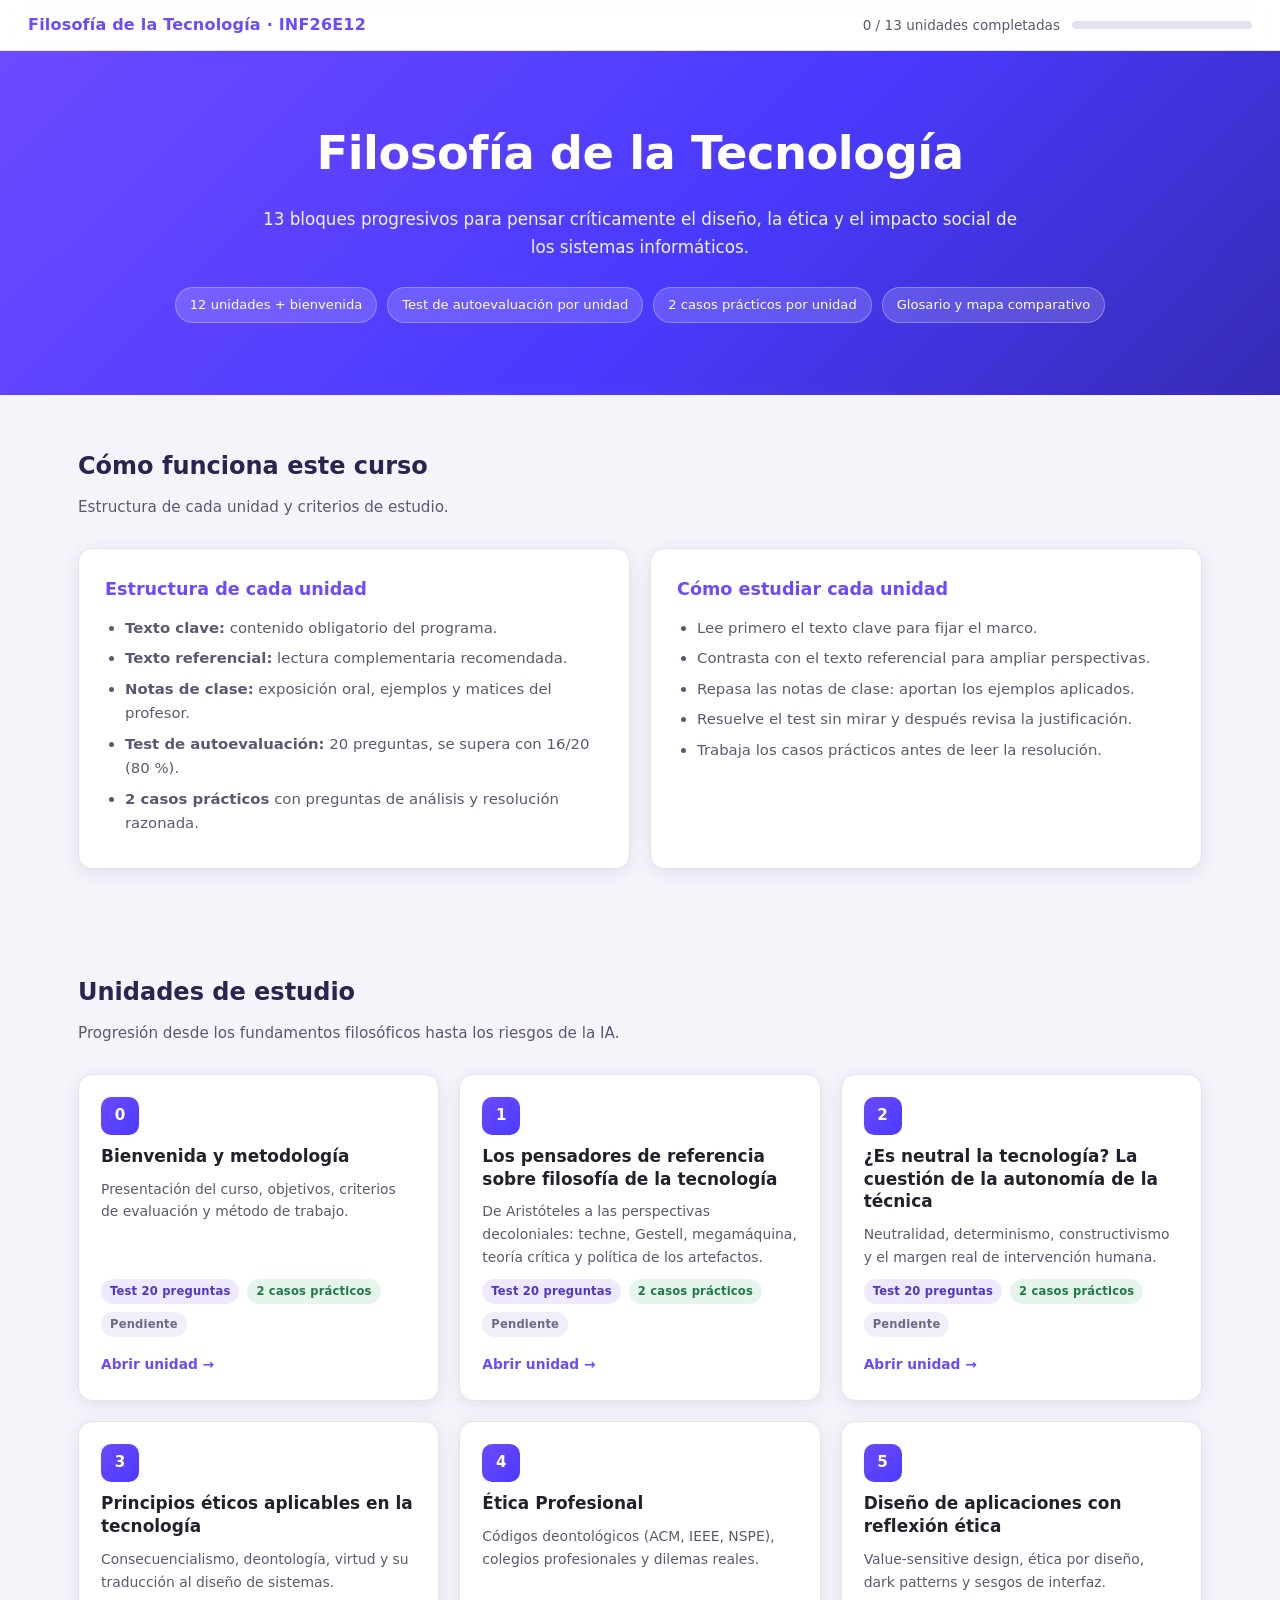
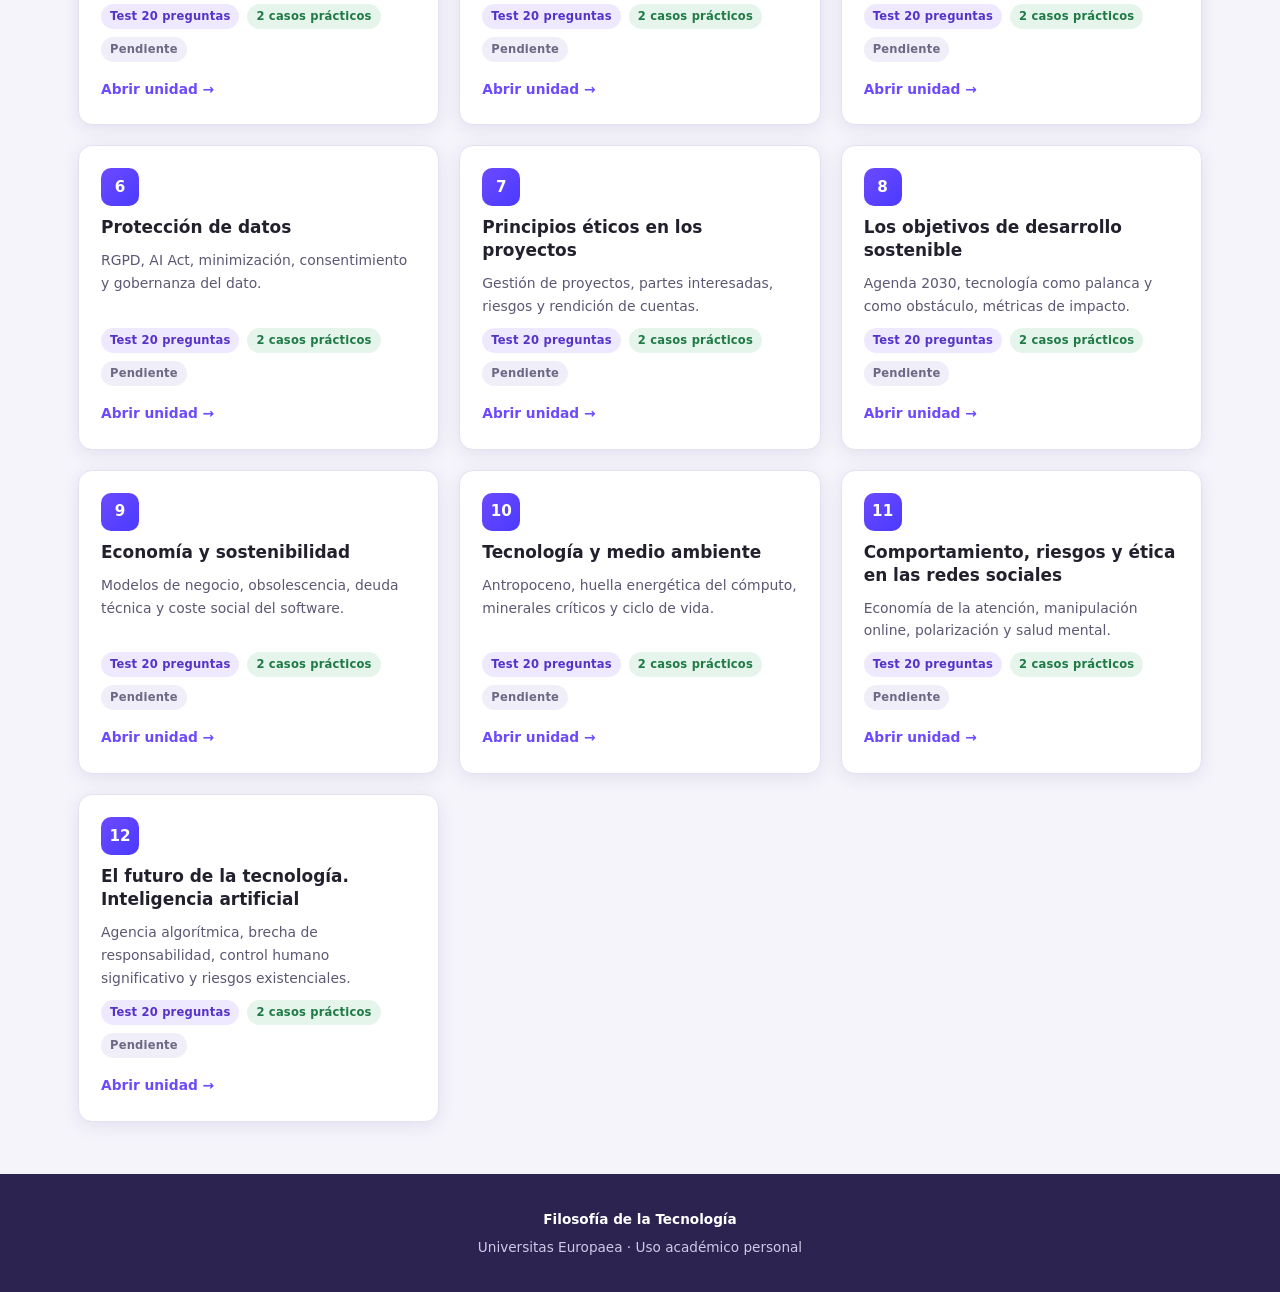
<file: filo/index.html>
<!DOCTYPE html>
<html lang="es">
<head>
<meta charset="UTF-8">
<meta name="viewport" content="width=device-width, initial-scale=1.0">
<title>Filosofía de la Tecnología · Portada</title>
<style>
:root{
  --purple:#6d4aff;
  --purple-dark:#4a3aff;
  --purple-deep:#2c2350;
  --bg:#f5f4fb;
  --card:#ffffff;
  --ink:#23202e;
  --ink-soft:#5c5772;
  --line:#e4e1f2;
  --green:#2e9e5b;
  --amber:#e08a00;
  --blue:#2276d2;
  --radius:14px;
  --shadow:0 4px 18px rgba(45,32,110,.09);
}
*{margin:0;padding:0;box-sizing:border-box}
body{
  font-family:'Segoe UI',system-ui,-apple-system,Roboto,Helvetica,Arial,sans-serif;
  background:var(--bg);color:var(--ink);line-height:1.65;
}

/* ---------- BARRA SUPERIOR ---------- */
.topbar{
  position:sticky;top:0;z-index:50;
  background:rgba(255,255,255,.92);
  backdrop-filter:blur(10px);
  border-bottom:1px solid var(--line);
  padding:12px 28px;
  display:flex;align-items:center;justify-content:space-between;gap:20px;
}
.topbar .brand{font-weight:700;color:var(--purple);letter-spacing:.2px}
.topbar .progress-wrap{display:flex;align-items:center;gap:12px;font-size:.85rem;color:var(--ink-soft)}
.bar{width:180px;height:8px;background:var(--line);border-radius:99px;overflow:hidden}
.bar span{display:block;height:100%;width:0;background:linear-gradient(90deg,var(--purple),var(--purple-dark));transition:width .4s ease}

/* ---------- HERO ---------- */
.hero{
  background:linear-gradient(135deg,#6d4aff 0%,#4a3aff 55%,#372bb5 100%);
  color:#fff;padding:64px 28px 72px;text-align:center;position:relative;overflow:hidden;
}
.hero::after{
  content:"";position:absolute;inset:auto -10% -60% -10%;height:220px;
  background:radial-gradient(closest-side,rgba(255,255,255,.16),transparent);
}
.hero h1{font-size:clamp(1.9rem,4vw,2.9rem);font-weight:800;letter-spacing:-.5px;margin-bottom:14px}
.hero p.lead{max-width:760px;margin:0 auto;font-size:1.05rem;opacity:.93}
.hero .chips{margin-top:26px;display:flex;gap:10px;flex-wrap:wrap;justify-content:center}
.chip{
  background:rgba(255,255,255,.16);border:1px solid rgba(255,255,255,.28);
  padding:6px 14px;border-radius:99px;font-size:.82rem;
}

/* ---------- CONTENEDOR ---------- */
.wrap{max-width:1180px;margin:0 auto;padding:0 28px}
section.block{padding:52px 0}
.block-title{
  font-size:1.5rem;font-weight:750;margin-bottom:8px;color:var(--purple-deep);
}
.block-sub{color:var(--ink-soft);margin-bottom:28px;font-size:.95rem}

/* ---------- REJILLA DE UNIDADES ---------- */
.grid{display:grid;grid-template-columns:repeat(auto-fill,minmax(300px,1fr));gap:20px}
.card{
  background:var(--card);border:1px solid var(--line);border-radius:var(--radius);
  padding:22px;box-shadow:var(--shadow);position:relative;
  transition:transform .18s ease,box-shadow .18s ease,border-color .18s ease;
  display:flex;flex-direction:column;gap:10px;
}
.card:hover{transform:translateY(-3px);box-shadow:0 10px 26px rgba(45,32,110,.14);border-color:#cfc7f5}
.card .num{
  width:38px;height:38px;border-radius:10px;display:grid;place-items:center;
  background:linear-gradient(135deg,var(--purple),var(--purple-dark));
  color:#fff;font-weight:700;font-size:.95rem;
}
.card h3{font-size:1.06rem;line-height:1.35;font-weight:700}
.card p{font-size:.87rem;color:var(--ink-soft);flex:1}
.card .meta{display:flex;gap:8px;flex-wrap:wrap;font-size:.72rem}
.tag{padding:3px 9px;border-radius:99px;font-weight:600;letter-spacing:.2px}
.tag.test{background:#efe9ff;color:#5433c9}
.tag.caso{background:#e6f5ec;color:#1f7a45}
.tag.done{background:#dff3e6;color:#177a41}
.tag.pending{background:#f0eef8;color:#6d6885}
.card a.go{
  margin-top:6px;align-self:flex-start;font-size:.86rem;font-weight:650;
  color:var(--purple);text-decoration:none;border-bottom:2px solid transparent;
}
.card a.go:hover{border-color:var(--purple)}
.card.is-done{border-left:4px solid var(--green)}

/* ---------- CAJA METODOLOGÍA ---------- */
.panel{
  background:var(--card);border:1px solid var(--line);border-radius:var(--radius);
  padding:26px;box-shadow:var(--shadow);
}
.panel h3{color:var(--purple);margin-bottom:12px;font-size:1.1rem}
.panel ul{margin-left:20px;color:var(--ink-soft);font-size:.93rem}
.panel li{margin:6px 0}
.split{display:grid;grid-template-columns:1fr 1fr;gap:20px}

/* ---------- FOOTER ---------- */
footer{
  background:var(--purple-deep);color:#cfc9e8;padding:34px 28px;text-align:center;font-size:.85rem;
}
footer strong{color:#fff;display:block;margin-bottom:6px}

@media(max-width:720px){
  .split{grid-template-columns:1fr}
  .topbar{flex-direction:column;align-items:flex-start;gap:8px}
}
</style>
</head>
<body>

<div class="topbar">
  <div class="brand">Filosofía de la Tecnología · INF26E12</div>
  <div class="progress-wrap">
    <span id="progLabel">0 / 13 unidades completadas</span>
    <div class="bar"><span id="progBar"></span></div>
  </div>
</div>

<header class="hero">
  <h1>Filosofía de la Tecnología</h1>
  <p class="lead">13 bloques progresivos para pensar críticamente el diseño, la ética y el impacto social de los sistemas informáticos.</p>
  <div class="chips">
    <span class="chip">12 unidades + bienvenida</span>
    <span class="chip">Test de autoevaluación por unidad</span>
    <span class="chip">2 casos prácticos por unidad</span>
    <span class="chip">Glosario y mapa comparativo</span>
  </div>
</header>

<div class="wrap">

  <!-- METODOLOGÍA -->
  <section class="block">
    <h2 class="block-title">Cómo funciona este curso</h2>
    <p class="block-sub">Estructura de cada unidad y criterios de estudio.</p>
    <div class="split">
      <div class="panel">
        <h3>Estructura de cada unidad</h3>
        <ul>
          <li><strong>Texto clave:</strong> contenido obligatorio del programa.</li>
          <li><strong>Texto referencial:</strong> lectura complementaria recomendada.</li>
          <li><strong>Notas de clase:</strong> exposición oral, ejemplos y matices del profesor.</li>
          <li><strong>Test de autoevaluación:</strong> 20 preguntas, se supera con 16/20 (80 %).</li>
          <li><strong>2 casos prácticos</strong> con preguntas de análisis y resolución razonada.</li>
        </ul>
      </div>
      <div class="panel">
        <h3>Cómo estudiar cada unidad</h3>
        <ul>
          <li>Lee primero el texto clave para fijar el marco.</li>
          <li>Contrasta con el texto referencial para ampliar perspectivas.</li>
          <li>Repasa las notas de clase: aportan los ejemplos aplicados.</li>
          <li>Resuelve el test sin mirar y después revisa la justificación.</li>
          <li>Trabaja los casos prácticos antes de leer la resolución.</li>
        </ul>
      </div>
    </div>
  </section>

  <!-- UNIDADES -->
  <section class="block">
    <h2 class="block-title">Unidades de estudio</h2>
    <p class="block-sub">Progresión desde los fundamentos filosóficos hasta los riesgos de la IA.</p>
    <div class="grid" id="unitsGrid"></div>
  </section>

</div>

<footer>
  <strong>Filosofía de la Tecnología</strong>
  Universitas Europaea · Uso académico personal
</footer>

<script>
/* ============================================================
   CONFIGURACIÓN DE UNIDADES
   Edita este array para añadir o modificar unidades.
   - id:      número de unidad (0 = bienvenida)
   - titulo:  título mostrado en la tarjeta
   - desc:    resumen corto
   - href:    enlace al archivo de la unidad
   ============================================================ */
const UNITS = [
  { id:0,  titulo:"Bienvenida y metodología",                              desc:"Presentación del curso, objetivos, criterios de evaluación y método de trabajo.", href:"temas/tema0.html" },
  { id:1,  titulo:"Los pensadores de referencia sobre filosofía de la tecnología", desc:"De Aristóteles a las perspectivas decoloniales: techne, Gestell, megamáquina, teoría crítica y política de los artefactos.", href:"temas/tema1.html" },
  { id:2,  titulo:"¿Es neutral la tecnología? La cuestión de la autonomía de la técnica", desc:"Neutralidad, determinismo, constructivismo y el margen real de intervención humana.", href:"temas/tema2.html" },
  { id:3,  titulo:"Principios éticos aplicables en la tecnología",          desc:"Consecuencialismo, deontología, virtud y su traducción al diseño de sistemas.", href:"temas/tema3.html" },
  { id:4,  titulo:"Ética Profesional",                                      desc:"Códigos deontológicos (ACM, IEEE, NSPE), colegios profesionales y dilemas reales.", href:"temas/tema4.html" },
  { id:5,  titulo:"Diseño de aplicaciones con reflexión ética",             desc:"Value-sensitive design, ética por diseño, dark patterns y sesgos de interfaz.", href:"temas/tema5.html" },
  { id:6,  titulo:"Protección de datos",                                    desc:"RGPD, AI Act, minimización, consentimiento y gobernanza del dato.", href:"temas/tema6.html" },
  { id:7,  titulo:"Principios éticos en los proyectos",                     desc:"Gestión de proyectos, partes interesadas, riesgos y rendición de cuentas.", href:"temas/tema7.html" },
  { id:8,  titulo:"Los objetivos de desarrollo sostenible",                 desc:"Agenda 2030, tecnología como palanca y como obstáculo, métricas de impacto.", href:"temas/tema8.html" },
  { id:9,  titulo:"Economía y sostenibilidad",                              desc:"Modelos de negocio, obsolescencia, deuda técnica y coste social del software.", href:"temas/tema9.html" },
  { id:10, titulo:"Tecnología y medio ambiente",                            desc:"Antropoceno, huella energética del cómputo, minerales críticos y ciclo de vida.", href:"temas/tema10.html" },
  { id:11, titulo:"Comportamiento, riesgos y ética en las redes sociales",  desc:"Economía de la atención, manipulación online, polarización y salud mental.", href:"temas/tema11.html" },
  { id:12, titulo:"El futuro de la tecnología. Inteligencia artificial",    desc:"Agencia algorítmica, brecha de responsabilidad, control humano significativo y riesgos existenciales.", href:"temas/tema12.html" }
];

const STORAGE_KEY = "filo-tec-progress";

function getProgress(){
  try { return JSON.parse(localStorage.getItem(STORAGE_KEY)) || {}; }
  catch(e){ return {}; }
}
function saveProgress(p){
  try { localStorage.setItem(STORAGE_KEY, JSON.stringify(p)); } catch(e){}
}

function render(){
  const grid = document.getElementById("unitsGrid");
  const prog = getProgress();
  grid.innerHTML = "";

  UNITS.forEach(u => {
    const done = !!prog[u.id];
    const card = document.createElement("article");
    card.className = "card" + (done ? " is-done" : "");
    card.innerHTML = `
      <div class="num">${u.id}</div>
      <h3>${u.titulo}</h3>
      <p>${u.desc}</p>
      <div class="meta">
        <span class="tag test">Test 20 preguntas</span>
        <span class="tag caso">2 casos prácticos</span>
        <span class="tag ${done ? "done" : "pending"}">${done ? "Completada" : "Pendiente"}</span>
      </div>
      <a class="go" href="${u.href}">Abrir unidad →</a>
    `;
    grid.appendChild(card);
  });

  const total = UNITS.length;
  const completed = UNITS.filter(u => prog[u.id]).length;
  document.getElementById("progLabel").textContent = `${completed} / ${total} unidades completadas`;
  document.getElementById("progBar").style.width = ((completed/total)*100).toFixed(1) + "%";
}

render();
</script>
</body>
</html>
</file>
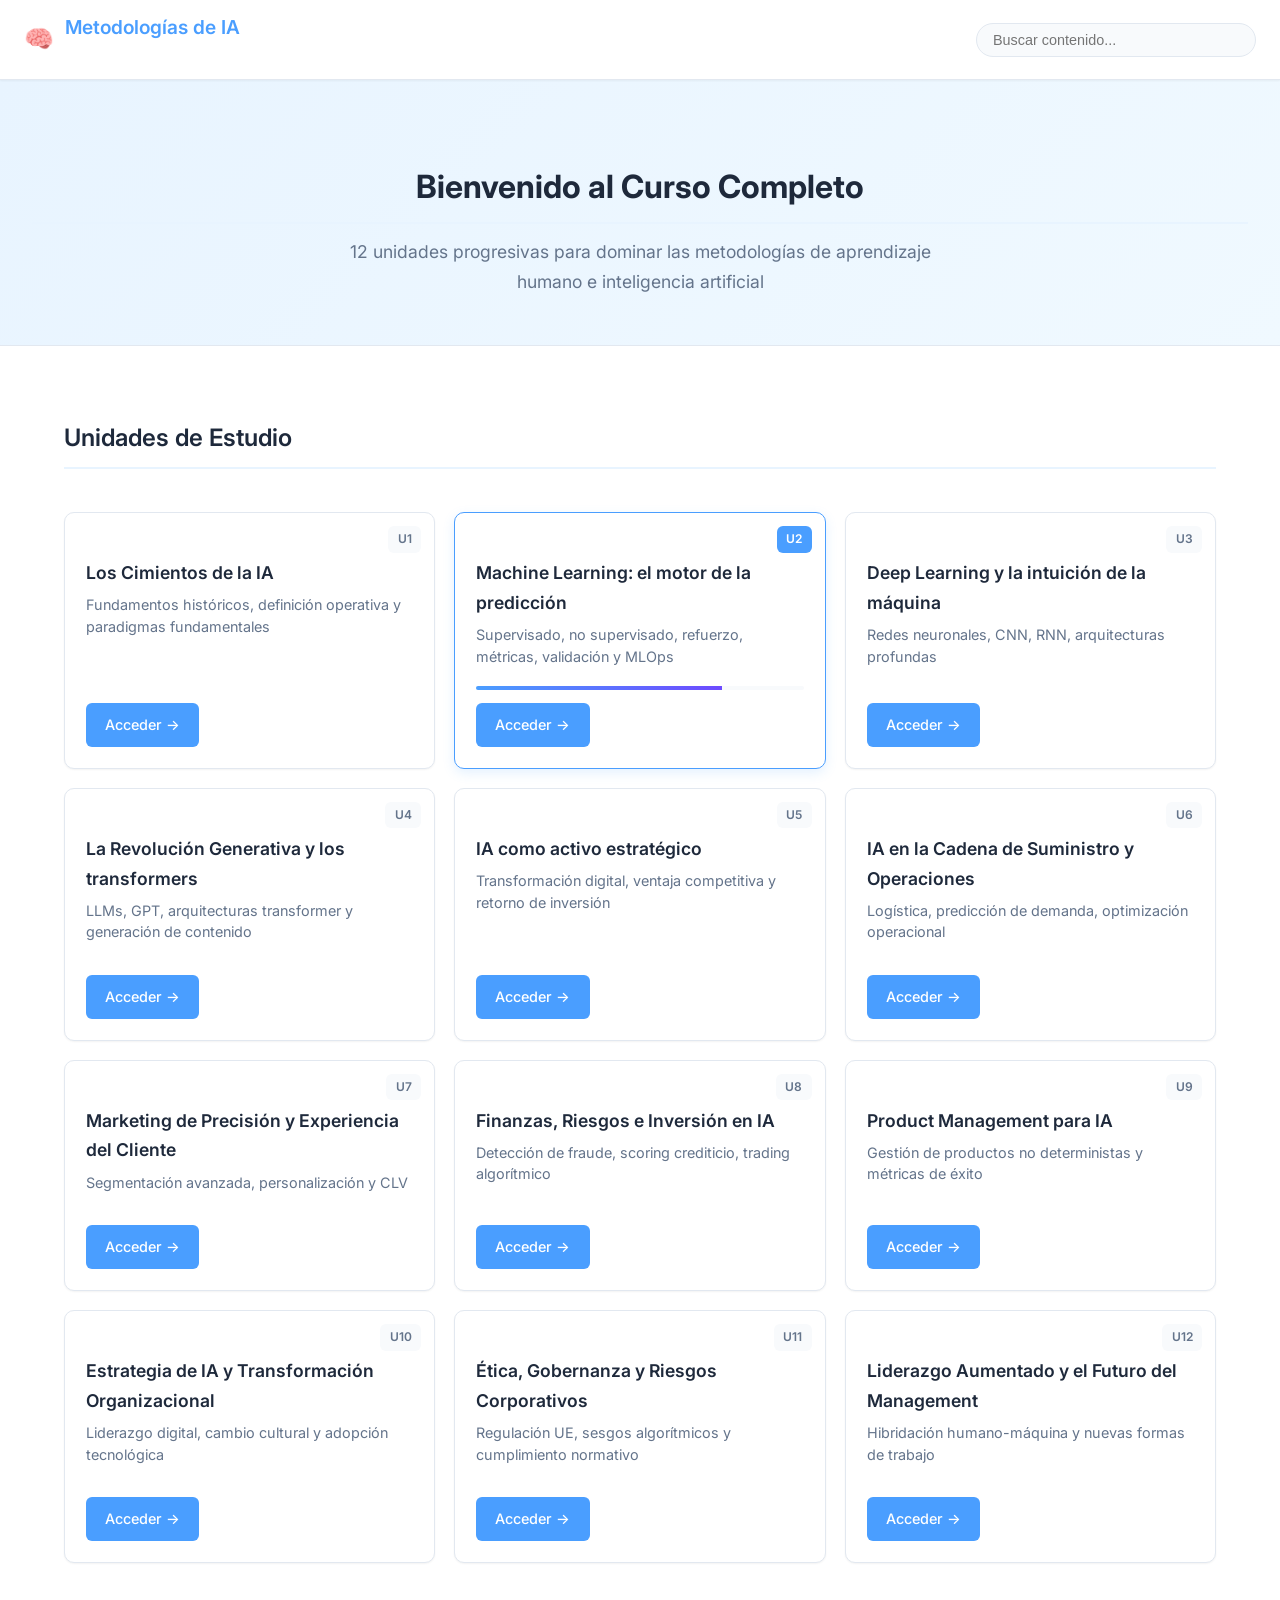
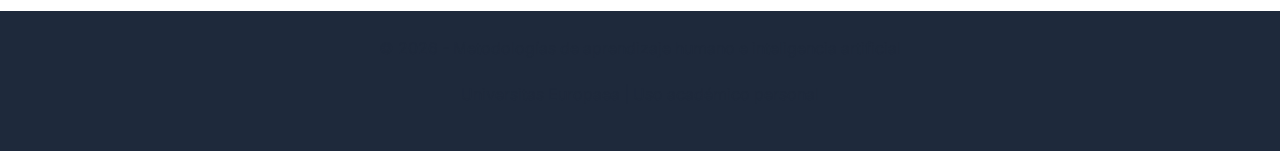
<file: IA/index.html>
<!DOCTYPE html>
<html lang="es">
<head>
    <meta charset="UTF-8">
    <meta name="viewport" content="width=device-width, initial-scale=1.0">
    <title>Metodologías de IA - Portada</title>
    <link rel="stylesheet" href="css/styles.css">
    <link rel="preconnect" href="https://fonts.googleapis.com">
    <link href="https://fonts.googleapis.com/css2?family=Inter:wght@400;500;600;700&display=swap" rel="stylesheet">
</head>
<body>
    <!-- HEADER COMPACTO -->
    <header class="header">
        <div class="header-container">
            <div class="logo-area">
                <span class="logo-icon">🧠</span>
                <h1>Metodologías de IA</h1>
            </div>
            <div class="header-actions">
                <input type="text" id="globalSearch" class="search-input" placeholder="Buscar contenido...">
                <div id="searchResults" class="search-results"></div>
            </div>
        </div>
    </header>
    
    <!-- HERO SECTION -->
    <section class="hero-section">
        <div class="hero-content">
            <h2>Bienvenido al Curso Completo</h2>
            <p class="lead">12 unidades progresivas para dominar las metodologías de aprendizaje humano e inteligencia artificial</p>
        </div>
    </section>
    
    <!-- LISTADO DE UNIDADES -->
    <main class="units-grid">
        <h2 class="section-title">Unidades de Estudio</h2>
        
        <div class="unit-card" data-search="cimientos ia definicion historia">
            <div class="unit-badge">U1</div>
            <div class="unit-content">
                <h3>Los Cimientos de la IA</h3>
                <p>Fundamentos históricos, definición operativa y paradigmas fundamentales</p>
            </div>
            <a href="temas/tema1.html" class="btn-unit">Acceder →</a>
        </div>
        
        <div class="unit-card featured" data-search="machine learning ml predicción clasificacion regresión">
            <div class="unit-badge featured-badge">U2</div>
            <div class="unit-content">
                <h3>Machine Learning: el motor de la predicción</h3>
                <p>Supervisado, no supervisado, refuerzo, métricas, validación y MLOps</p>
                <div class="progress-bar"><div class="progress-fill" style="width: 75%"></div></div>
            </div>
            <a href="temas/tema2.html" class="btn-unit">Acceder →</a>
        </div>
        
        <div class="unit-card" data-search="deep learning redes neuronales cnn rnn">
            <div class="unit-badge">U3</div>
            <div class="unit-content">
                <h3>Deep Learning y la intuición de la máquina</h3>
                <p>Redes neuronales, CNN, RNN, arquitecturas profundas</p>
            </div>
            <a href="temas/tema3.html" class="btn-unit">Acceder →</a>
        </div>
        
        <div class="unit-card" data-search="generativa transformers llms gpt chatgpt">
            <div class="unit-badge">U4</div>
            <div class="unit-content">
                <h3>La Revolución Generativa y los transformers</h3>
                <p>LLMs, GPT, arquitecturas transformer y generación de contenido</p>
            </div>
            <a href="temas/tema4.html" class="btn-unit">Acceder →</a>
        </div>
        
        <div class="unit-card" data-search="estrategia activo transformación digital roi">
            <div class="unit-badge">U5</div>
            <div class="unit-content">
                <h3>IA como activo estratégico</h3>
                <p>Transformación digital, ventaja competitiva y retorno de inversión</p>
            </div>
            <a href="temas/tema5.html" class="btn-unit">Acceder →</a>
        </div>
        
        <div class="unit-card" data-search="cadena suministro logística operaciones">
            <div class="unit-badge">U6</div>
            <div class="unit-content">
                <h3>IA en la Cadena de Suministro y Operaciones</h3>
                <p>Logística, predicción de demanda, optimización operacional</p>
            </div>
            <a href="temas/tema6.html" class="btn-unit">Acceder →</a>
        </div>
        
        <div class="unit-card" data-search="marketing precisión cliente experiencia">
            <div class="unit-badge">U7</div>
            <div class="unit-content">
                <h3>Marketing de Precisión y Experiencia del Cliente</h3>
                <p>Segmentación avanzada, personalización y CLV</p>
            </div>
            <a href="temas/tema7.html" class="btn-unit">Acceder →</a>
        </div>
        
        <div class="unit-card" data-search="finanzas riesgo inversión fraude">
            <div class="unit-badge">U8</div>
            <div class="unit-content">
                <h3>Finanzas, Riesgos e Inversión en IA</h3>
                <p>Detección de fraude, scoring crediticio, trading algorítmico</p>
            </div>
            <a href="temas/tema8.html" class="btn-unit">Acceder →</a>
        </div>
        
        <div class="unit-card" data-search="product management productos no deterministas">
            <div class="unit-badge">U9</div>
            <div class="unit-content">
                <h3>Product Management para IA</h3>
                <p>Gestión de productos no deterministas y métricas de éxito</p>
            </div>
            <a href="temas/tema9.html" class="btn-unit">Acceder →</a>
        </div>
        
        <div class="unit-card" data-search="estrategia transformación organizacional">
            <div class="unit-badge">U10</div>
            <div class="unit-content">
                <h3>Estrategia de IA y Transformación Organizacional</h3>
                <p>Liderazgo digital, cambio cultural y adopción tecnológica</p>
            </div>
            <a href="temas/tema10.html" class="btn-unit">Acceder →</a>
        </div>
        
        <div class="unit-card" data-search="ética gobernanza riesgos regulacion">
            <div class="unit-badge">U11</div>
            <div class="unit-content">
                <h3>Ética, Gobernanza y Riesgos Corporativos</h3>
                <p>Regulación UE, sesgos algorítmicos y cumplimiento normativo</p>
            </div>
            <a href="temas/tema11.html" class="btn-unit">Acceder →</a>
        </div>
        
        <div class="unit-card" data-search="liderazgo aumento futuro management">
            <div class="unit-badge">U12</div>
            <div class="unit-content">
                <h3>Liderazgo Aumentado y el Futuro del Management</h3>
                <p>Hibridación humano-máquina y nuevas formas de trabajo</p>
            </div>
            <a href="temas/tema12.html" class="btn-unit">Acceder →</a>
        </div>
    </main>
    
    <!-- FOOTER -->
    <footer class="footer">
        <div class="footer-content">
            <p>&copy; 2026 - Metodologías de aprendizaje humano e inteligencia artificial</p>
            <p>Universitas Europaea | Uso académico personal</p>
        </div>
    </footer>
    
    <script src="js/search.js"></script>
</body>
</html>
</file>
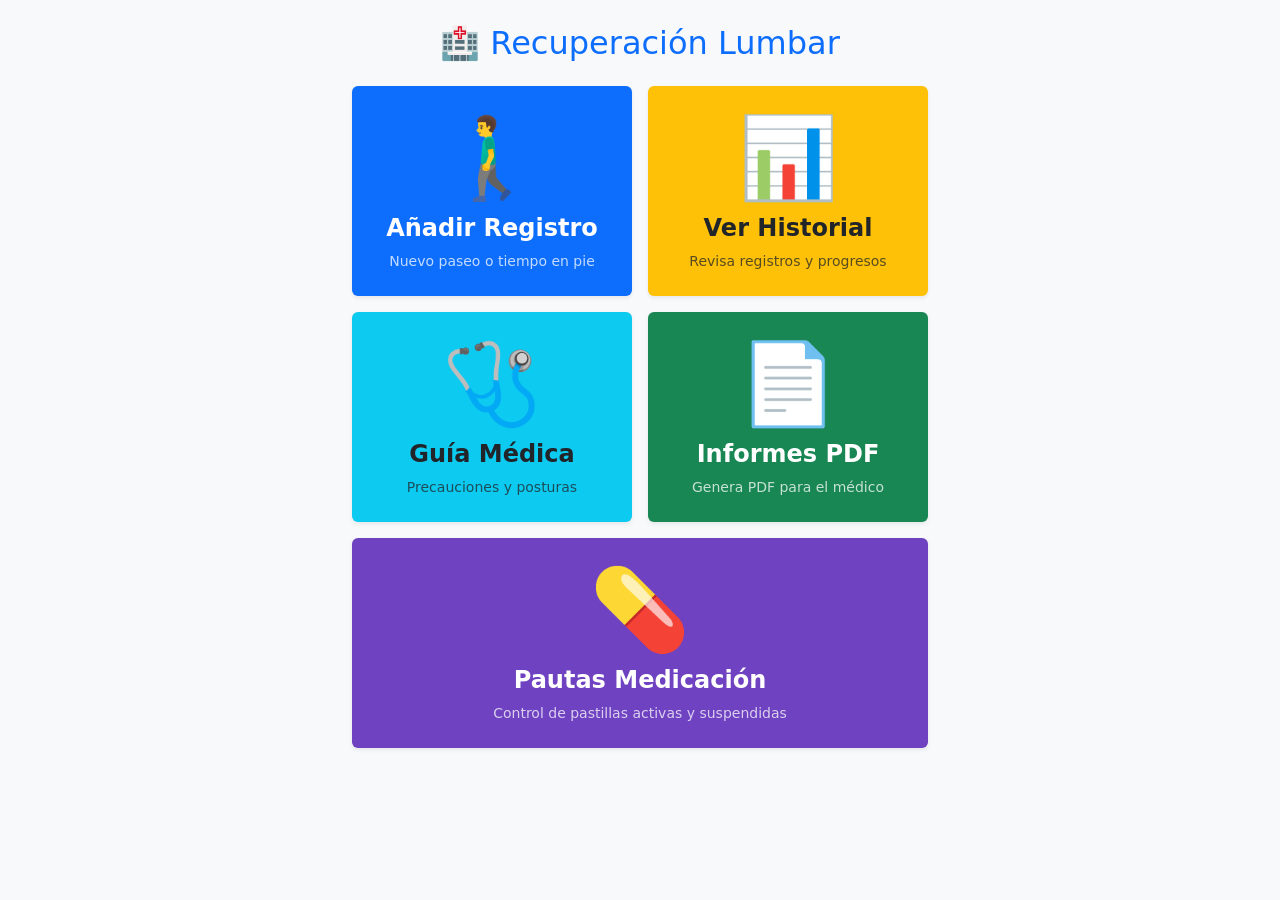
<file: papa/index.html>
<!DOCTYPE html>
<html lang="es">
<head>
    <meta charset="UTF-8">
    <meta name="viewport" content="width=device-width, initial-scale=1.0">
    <title>App Recuperación</title>
    <link href="https://cdn.jsdelivr.net/npm/bootstrap@5.3.0/dist/css/bootstrap.min.css" rel="stylesheet">
    <style>
        .max-w-md { max-width: 600px; margin: auto; }
        .table-responsive { font-size: 0.9rem; }
    </style>
</head>
<body class="bg-light">
    <!-- Contenedor principal de la App (oculto al imprimir) -->
    <div id="appContainer" class="container mt-4 mb-5 max-w-md d-print-none">
        <h2 class="text-center mb-4 text-primary">🏥 Recuperación Lumbar</h2>
        
        <!-- VISTA 1: MENÚ PRINCIPAL -->
        <div id="viewMenu" class="text-center">
            <div class="row g-3">
                
                <!-- Opción 1: Registrar Andar (Azul) -->
                <div class="col-12 col-md-6">
                    <div class="card shadow-sm h-100 bg-primary text-white border-0" onclick="showView('viewForm')" style="cursor: pointer; transition: 0.2s;">
                        <div class="card-body py-4">
                            <div class="display-1 mb-2">🚶‍♂️</div>
                            <h4 class="card-title fw-bold">Añadir Registro</h4>
                            <p class="card-text small opacity-75">Nuevo paseo o tiempo en pie</p>
                        </div>
                    </div>
                </div>

                <!-- Opción 2: Historial (Amarillo) -->
                <div class="col-12 col-md-6">
                    <div class="card shadow-sm h-100 bg-warning text-dark border-0" onclick="showView('viewList')" style="cursor: pointer; transition: 0.2s;">
                        <div class="card-body py-4">
                            <div class="display-1 mb-2">📊</div>
                            <h4 class="card-title fw-bold">Ver Historial</h4>
                            <p class="card-text small opacity-75">Revisa registros y progresos</p>
                        </div>
                    </div>
                </div>

                <!-- Opción 3: Guía Médica (Celeste) -->
                <div class="col-12 col-md-6">
                    <div class="card shadow-sm h-100 bg-info text-dark border-0" onclick="showView('viewGuide')" style="cursor: pointer; transition: 0.2s;">
                        <div class="card-body py-4">
                            <div class="display-1 mb-2">🩺</div>
                            <h4 class="card-title fw-bold">Guía Médica</h4>
                            <p class="card-text small opacity-75">Precauciones y posturas</p>
                        </div>
                    </div>
                </div>

                <!-- Opción 4: Informes PDF (Verde) -->
                <div class="col-12 col-md-6">
                    <div class="card shadow-sm h-100 bg-success text-white border-0" onclick="showView('viewReports')" style="cursor: pointer; transition: 0.2s;">
                        <div class="card-body py-4">
                            <div class="display-1 mb-2">📄</div>
                            <h4 class="card-title fw-bold">Informes PDF</h4>
                            <p class="card-text small opacity-75">Genera PDF para el médico</p>
                        </div>
                    </div>
                </div>

                <!-- Opción 5: Medicación -->
                <div class="col-12">
                    <div class="card shadow-sm border-0" style="background-color: #6f42c1; color: white; cursor: pointer;" onclick="showView('viewMedication')">
                        <div class="card-body py-4 d-flex align-items-center justify-content-center flex-column text-center">
                            <div class="display-1 mb-2">💊</div>
                            <h4 class="card-title fw-bold">Pautas Medicación</h4>
                            <p class="card-text small opacity-75">Control de pastillas activas y suspendidas</p>
                        </div>
                    </div>
                </div>

            </div>
        </div>
        
        <!-- VISTA 2: FORMULARIO -->
        <div id="viewForm" class="d-none">
            <button class="btn btn-sm btn-secondary mb-3" onclick="showView('viewMenu')">← Volver al Menú</button>
            <div id="alertSuccess" class="alert alert-success d-none" role="alert">¡Guardado correctamente!</div>
            
            <div class="card shadow-sm">
                <div class="card-body">
                    <form id="registroForm">
                        <input type="hidden" name="action" value="insert">
                        <div class="mb-3">
                            <label class="form-label fw-bold">Fecha</label>
                            <input type="date" class="form-control" name="fecha" id="fecha" required>
                        </div>
                        
                        <div class="row mb-3">
                            <div class="col-6">
                                <label class="form-label fw-bold">Hora Inicio</label>
                                <input type="time" class="form-control" name="horaInicio" id="horaInicio" required>
                            </div>
                            <div class="col-6">
                                <label class="form-label fw-bold">Hora Fin</label>
                                <input type="time" class="form-control" name="horaFin" id="horaFin" required>
                            </div>
                        </div>
                        <div class="mb-3">
                            <label class="form-label fw-bold">Tiempo (min)</label>
                            <!-- Le hemos puesto id="tiempoTotal" para autocalcularlo -->
                            <input type="number" class="form-control" name="tiempo" id="tiempoTotal" required placeholder="Se calcula solo">
                        </div>


                        <div class="mb-3">
                            <label class="form-label fw-bold">Nivel de Dolor (0-10)</label>
                            <input type="range" class="form-range" name="dolor" min="0" max="10" id="rangoDolor" value="0" oninput="valorDolor.innerText = this.value">
                            <div class="text-center fw-bold fs-5 text-danger" id="valorDolor">0</div>
                        </div>
                        <div class="mb-3">
                            <label class="form-label fw-bold">Motivo de la parada</label>
                            <input type="text" class="form-control" name="motivo">
                        </div>
                        <div class="mb-3">
                            <label class="form-label fw-bold">Medicación tomada</label>
                            <input type="text" class="form-control" name="medicacion">
                        </div>
                        <div class="mb-3">
                            <label class="form-label fw-bold">Observaciones / Ayuda</label>
                            <textarea class="form-control" name="observaciones" rows="2"></textarea>
                        </div>
                        <button type="submit" class="btn btn-primary w-100 py-2 fs-5" id="btnSubmit">Guardar</button>
                    </form>
                </div>
            </div>
        </div>

        <!-- VISTA 3: LISTADO Y CONSULTA -->
        <div id="viewList" class="d-none">
            <button class="btn btn-sm btn-secondary mb-3" onclick="showView('viewMenu')">← Volver al Menú</button>
            
            <div class="card shadow-sm">
                <div class="card-body">
                    <div id="loadingMsg" class="text-center my-4">
                        <div class="spinner-border text-primary" role="status"></div>
                        <p class="mt-2">Cargando registros...</p>
                    </div>
                    
                    <div class="table-responsive">
                        <table class="table table-striped table-hover d-none" id="recordsTable">
                            <thead class="table-dark">
                                <tr>
                                    <th>Fecha/Hora</th>
                                    <th>Min.</th>
                                    <th>Dolor</th>
                                    <th>Detalles</th>
                                    <th>Borrar</th>
                                </tr>
                            </thead>
                            <tbody id="tableBody"></tbody>
                        </table>
                    </div>
                </div>
            </div>
        </div>

        <!-- VISTA 4: GUÍA DE USO -->
        <div id="viewGuide" class="d-none">
            <button class="btn btn-sm btn-secondary mb-3" onclick="showView('viewMenu')">← Volver al Menú</button>
            
            <div class="card shadow-sm mb-3">
                <div class="card-header bg-info text-white fw-bold">⚠️ Pautas Médicas Principales</div>
                <div class="card-body small">
                    <ul class="mb-0">
                        <li class="mb-2"><strong>Prohibido sentarse:</strong> Solo para usar el inodoro. Debe alternar exclusivamente entre caminar y estar tumbado.</li>
                        <li class="mb-2"><strong>Regla BLT (6 semanas):</strong> NO doblar la espalda hacia adelante, NO levantar peso (>2kg) y NO girar/torsionar el tronco.</li>
                        <li><strong>Paseos:</strong> Mejor cortos y frecuentes que uno largo. Parar y tumbarse al primer síntoma de dolor, fatiga o pesadez.</li>
                    </ul>
                </div>
            </div>

            <div class="card shadow-sm">
                <div class="card-header bg-warning text-dark fw-bold">🤝 Cómo ayudarle (Limitaciones)</div>
                <div class="card-body small">
                    <ul class="mb-0">
                        <li class="mb-2"><strong>Levantarse (Giro en bloque):</strong> Nunca tirar de abdominales hacia adelante. Girar de lado en la cama, bajar piernas y empujar con brazos para ponerse en pie con la espalda recta.</li>
                        <li class="mb-2"><strong>Aseo:</strong> De pie. Ayudar de cintura para abajo para evitar que se agache.</li>
                        <li class="mb-2"><strong>Vestirse:</strong> Imposible agacharse. Hay que pasarle ropa interior y pantalones hasta la cintura. Usar zapatos sin cordones.</li>
                        <li><strong>Dormir:</strong> Boca arriba (con almohada bajo las rodillas) o de lado (con almohada entre las rodillas).</li>
                    </ul>
                </div>
            </div>
        </div>

        <!-- VISTA 5: INFORMES -->
        <div id="viewReports" class="d-none">
            <button class="btn btn-sm btn-secondary mb-3" onclick="showView('viewMenu')">← Volver al Menú</button>
            
            <div class="card shadow-sm mb-3">
                <div class="card-body">
                    <h5 class="card-title text-center mb-3">Generar Informe PDF</h5>
                    <form id="formInformes">
                        <div class="mb-3">
                            <label class="form-label fw-bold">Fecha Inicio</label>
                            <input type="date" class="form-control" id="informeInicio" required>
                        </div>
                        <div class="mb-3">
                            <label class="form-label fw-bold">Fecha Fin (Opcional)</label>
                            <input type="date" class="form-control" id="informeFin">
                            <div class="form-text small">Si lo dejas en blanco, solo se hará el informe del día de inicio.</div>
                        </div>
                        <div id="informeError" class="alert alert-danger d-none small"></div>
                        <button type="submit" class="btn btn-success w-100 py-2 fs-5" id="btnGenerarPdf">Crear PDF</button>
                    </form>
                </div>
            </div>
        </div>

        <!-- VISTA 6: PAUTAS MEDICACIÓN -->
        <div id="viewMedication" class="d-none">
            <button class="btn btn-sm btn-secondary mb-3" onclick="showView('viewMenu')">← Volver al Menú</button>
            
            <h3 class="text-center mb-4" style="color: #6f42c1;">💊 Control de Medicación</h3>

            <!-- 1. EN ACTIVO (POST-URGENCIAS) -->
            <div class="card shadow-sm mb-4 border-success">
                <div class="card-header bg-success text-white fw-bold fs-5">
                    ✅ [EN ACTIVO] Pauta Post-Urgencias
                </div>
                <div class="card-body">
                    <ul class="list-group list-group-flush">
                        <li class="list-group-item"><strong>Paracetamol (1g):</strong> Analgésico principal. Tomar si hay dolor.</li>
                        <li class="list-group-item"><strong>Suero oral / Agua:</strong> Beber a pequeños sorbos según tolerancia.</li>
                        <li class="list-group-item text-danger"><strong>Pastilla de la Tensión (Capenon):</strong> ⚠️ OJO. Medir antes. SI LA TENSIÓN ES MENOR DE 110/70, NO DAR.</li>
                        <li class="list-group-item"><strong>Inhixa (Heparina):</strong> Mantener inyección diaria.</li>
                        <li class="list-group-item"><strong>Próstata y Spiriva (Inhalador):</strong> Mantener tratamiento habitual.</li>
                        <li class="list-group-item"><strong>Nexium (Protector):</strong> Mantener en ayunas.</li>
                    </ul>
                </div>
            </div>

            <!-- 2. SUSPENDIDA (POST-OPERATORIO) -->
            <div class="card shadow-sm mb-4 border-danger">
                <div class="card-header bg-danger text-white fw-bold fs-5 text-decoration-line-through">
                    ❌ [SUSPENDIDA] Pauta Post-Operatoria
                </div>
                <div class="card-body bg-light">
                    <p class="text-danger small fw-bold mb-2">⚠️ PROHIBIDO TOMAR HASTA NUEVA ORDEN MÉDICA</p>
                    <ul class="list-group list-group-flush opacity-75">
                        <li class="list-group-item bg-transparent text-decoration-line-through">Zaldiar (Tramadol + Paracetamol)</li>
                        <li class="list-group-item bg-transparent text-decoration-line-through">Lyrica (Pregabalina)</li>
                        <li class="list-group-item bg-transparent text-decoration-line-through">Enantyum / Ibuprofeno / Voltaren</li>
                        <li class="list-group-item bg-transparent text-decoration-line-through">Diazepam / Urapidil (Suspendidos por riesgo de hipotensión)</li>
                    </ul>
                </div>
            </div>

            <!-- 3. PAUTA NORMAL / HABITUAL -->
            <div class="card shadow-sm mb-4 border-secondary">
                <div class="card-header bg-secondary text-white fw-bold fs-5">
                    📝 [NORMAL] Pauta Previa (Habitual)
                </div>
                <div class="card-body">
                    <ul class="list-group list-group-flush small">
                        <li class="list-group-item"><strong>Capenon hct 20/5/12,5mg:</strong> 1 comp/24h *(Con precaución TA)*</li>
                        <li class="list-group-item"><strong>Zyloric (Alopurinol) 100mg:</strong> 1 comp/24h</li>
                        <li class="list-group-item"><strong>Nexium (Esomeprazol) 40mg:</strong> 1 comp/24h</li>
                        <li class="list-group-item"><strong>Astudal (Amlodipino) 5mg:</strong> 1 comp/24h</li>
                        <li class="list-group-item"><strong>Spiriva (Tiotropio):</strong> /24h</li>
                        <li class="list-group-item"><strong>Neomyx 0,5/0,4mg:</strong> 1 caps/24h</li>
                        <li class="list-group-item"><strong>Acetilcisteina 600mg:</strong> 1 comp/24h</li>
                        <li class="list-group-item"><strong>Atorvastatina + ezetimiba:</strong> 1 caps/24h</li>
                    </ul>
                </div>
            </div>

        </div>
    </div>
    <!-- CONTENEDOR DEL INFORME PDF (Solo visible al imprimir) -->
    <div id="printArea" class="container-fluid d-none d-print-block mt-4">
        <h2 class="text-center mb-2">🏥 Informe de Recuperación Lumbar</h2>
        <h5 class="text-center text-muted mb-4" id="printFechas"></h5>
        <table class="table table-bordered table-sm">
            <thead class="table-light">
                <tr>
                    <th>Fecha</th>
                    <th>Horario</th>
                    <th>Tiempo (min)</th>
                    <th>Dolor</th>
                    <th>Detalles (Motivo, Med., Obs.)</th>
                </tr>
            </thead>
            <tbody id="printBody"></tbody>
        </table>
    </div>
    <script>
        // ¡¡IMPORTANTE!! PEGA AQUÍ TU URL GENERADA EN APPS SCRIPT
        const scriptURL = 'https://script.google.com/macros/s/AKfycbytVeDz4JkPWDiYOb6TOWXfJEFogN4asX8eqtjhD21aZj-N7bvpo0BqVb9XQYry-SlR/exec';
        
        
        // Función para navegar entre pantallas
        function showView(viewId) {
            document.getElementById('viewMenu').classList.add('d-none');
            document.getElementById('viewForm').classList.add('d-none');
            document.getElementById('viewList').classList.add('d-none');
            document.getElementById('viewGuide').classList.add('d-none');
            document.getElementById('viewMedication').classList.add('d-none');
            document.getElementById(viewId).classList.remove('d-none');

            if(viewId === 'viewList') {
                loadRecords();
            } else if (viewId === 'viewForm') {
                document.getElementById('fecha').valueAsDate = new Date();
            }
        }

        // ---------- LÓGICA DEL FORMULARIO (GUARDAR) ----------
        const form = document.getElementById('registroForm');
        // Auto-calcular tiempo
        const inputInicio = document.getElementById('horaInicio');
        const inputFin = document.getElementById('horaFin');
        const inputTiempo = document.getElementById('tiempoTotal');

        function calcularTiempo() {
            if (inputInicio.value && inputFin.value) {
                const [hInicio, mInicio] = inputInicio.value.split(':').map(Number);
                const [hFin, mFin] = inputFin.value.split(':').map(Number);
                let minutos = (hFin * 60 + mFin) - (hInicio * 60 + mInicio);
                if (minutos < 0) minutos += 24 * 60; // Por si pasa de medianoche
                inputTiempo.value = minutos;
            }
        }
        inputInicio.addEventListener('change', calcularTiempo);
        inputFin.addEventListener('change', calcularTiempo);
        
        form.addEventListener('submit', e => {
            e.preventDefault();
            const btn = document.getElementById('btnSubmit');
            btn.disabled = true;
            btn.innerText = "Guardando...";

            const formData = new FormData(form);

            fetch(scriptURL, { method: 'POST', body: formData })
                .then(response => {
                    document.getElementById('alertSuccess').classList.remove('d-none');
                    form.reset();
                    document.getElementById('fecha').valueAsDate = new Date();
                    document.getElementById('valorDolor').innerText = '0';
                    btn.disabled = false;
                    btn.innerText = "Guardar";
                    window.scrollTo(0,0);
                    setTimeout(() => document.getElementById('alertSuccess').classList.add('d-none'), 3000);
                })
                .catch(error => {
                    alert("Error al guardar.");
                    btn.disabled = false;
                    btn.innerText = "Guardar";
                });
        });

        // ---------- LÓGICA DEL LISTADO (LEER) ----------
        function loadRecords() {
            document.getElementById('loadingMsg').classList.remove('d-none');
            document.getElementById('recordsTable').classList.add('d-none');
            const tbody = document.getElementById('tableBody');
            tbody.innerHTML = '';

            fetch(scriptURL)
                .then(res => res.json())
                .then(data => {
                    let currentDateGroup = null; // Variable para controlar el cambio de día

                    data.reverse().forEach(row => {
                        // 1. Detección de cambio de día para agrupar visualmente
                        if (row.fecha !== currentDateGroup) {
                            currentDateGroup = row.fecha;
                            const trGroup = document.createElement('tr');
                            trGroup.innerHTML = `<td colspan="5" class="bg-secondary text-white text-center py-1 fw-bold" style="font-size: 0.9em; letter-spacing: 1px;">📅 ${currentDateGroup}</td>`;
                            tbody.appendChild(trGroup);
                        }

                        const tr = document.createElement('tr');
                        
                        let detalles = '';
                        if(row.motivo) detalles += `<strong>Motivo:</strong> ${row.motivo}<br>`;
                        if(row.medicacion) detalles += `<strong>Med.:</strong> ${row.medicacion}<br>`;
                        if(row.observaciones) detalles += `<strong>Obs.:</strong> ${row.observaciones}`;
                        if(!detalles) detalles = '<span class="text-muted">-</span>';

                        tr.innerHTML = `
                            <td class="text-nowrap"><strong>${row.fecha}</strong><br><small>${row.horaInicio} - ${row.horaFin}</small></td>
                            <td>${row.tiempo}'</td>
                            <td>${row.dolor}/10</td>
                            <td style="min-width: 150px; font-size: 0.85em;">${detalles}</td>
                            <td>
                                <button class="btn btn-sm btn-danger" onclick="deleteRecord(${row.fila}, this)">[X]</button>
                            </td>
                        `;
                        tbody.appendChild(tr);
                    });
                    document.getElementById('loadingMsg').classList.add('d-none');
                    document.getElementById('recordsTable').classList.remove('d-none');
                })
                .catch(err => alert("Error cargando los datos."));
        }

        // ---------- LÓGICA DE BORRADO ----------
        function deleteRecord(fila, btnRef) {
            // Feedback nativo Si/No
            if(confirm('¿Estás seguro de que quieres eliminar este registro? Esta acción no se puede deshacer.')) {
                btnRef.innerText = "...";
                btnRef.disabled = true;

                const formData = new FormData();
                formData.append('action', 'delete');
                formData.append('fila', fila);

                fetch(scriptURL, { method: 'POST', body: formData })
                    .then(res => {
                        alert("Registro eliminado.");
                        loadRecords(); // Recargamos la lista para actualizar los índices de fila
                    })
                    .catch(err => {
                        alert("Error al eliminar.");
                        btnRef.innerText = "[X]";
                        btnRef.disabled = false;
                    });
            }
        }
    
        // Añadir viewReports a la función showView
        const oldShowView = showView;
        showView = function(viewId) {
            document.getElementById('viewReports').classList.add('d-none'); // Ocultar informes
            oldShowView(viewId);
        };

        // ---------- LÓGICA DE INFORMES PDF ----------
        
        // Función auxiliar para convertir DD/MM/YYYY o YYYY-MM-DD de Google Sheets a YYYY-MM-DD para comparar
        function parseDateString(dateStr) {
            if (!dateStr) return '';
            if (dateStr.includes('-')) return dateStr;
            if (dateStr.includes('/')) {
                const parts = dateStr.split('/');
                return `${parts[2]}-${parts[1].padStart(2, '0')}-${parts[0].padStart(2, '0')}`;
            }
            return dateStr;
        }

        document.getElementById('formInformes').addEventListener('submit', function(e) {
            e.preventDefault();
            
            const errBox = document.getElementById('informeError');
            errBox.classList.add('d-none');
            
            const btnPdf = document.getElementById('btnGenerarPdf');
            
            const inicio = document.getElementById('informeInicio').value;
            let fin = document.getElementById('informeFin').value;
            
            // Si fecha fin está vacía, se iguala a la de inicio
            if (!fin) fin = inicio;

            // Validación de rango
            if (fin < inicio) {
                errBox.innerText = "Error: La fecha de fin no puede ser anterior a la de inicio.";
                errBox.classList.remove('d-none');
                return;
            }

            btnPdf.disabled = true;
            btnPdf.innerText = "Recopilando datos...";

            // Obtenemos los datos desde Apps Script
            fetch(scriptURL)
                .then(res => res.json())
                .then(data => {
                    const printBody = document.getElementById('printBody');
                    printBody.innerHTML = '';
                    let count = 0;

                    // Filtrar y rellenar tabla
                    data.forEach(row => {
                        const rowDateStr = parseDateString(row.fecha);
                        
                        if (rowDateStr >= inicio && rowDateStr <= fin) {
                            count++;
                            const tr = document.createElement('tr');
                            
                            let detalles = '';
                            if(row.motivo) detalles += `<strong>Motivo:</strong> ${row.motivo}<br>`;
                            if(row.medicacion) detalles += `<strong>Med.:</strong> ${row.medicacion}<br>`;
                            if(row.observaciones) detalles += `<strong>Obs.:</strong> ${row.observaciones}`;

                            tr.innerHTML = `
                                <td>${row.fecha}</td>
                                <td>${row.horaInicio} - ${row.horaFin}</td>
                                <td>${row.tiempo} min</td>
                                <td>${row.dolor}</td>
                                <td>${detalles}</td>
                            `;
                            printBody.appendChild(tr);
                        }
                    });

                    btnPdf.disabled = false;
                    btnPdf.innerText = "Crear PDF";

                    if (count === 0) {
                        errBox.innerText = "No hay registros para este rango de fechas.";
                        errBox.classList.remove('d-none');
                        return;
                    }

                    // Título del PDF
                    document.getElementById('printFechas').innerText = (inicio === fin) 
                        ? `Registros del día: ${inicio}` 
                        : `Período: ${inicio} al ${fin}`;

                    // Invocar ventana nativa de impresión (exportar a PDF)
                    window.print();
                })
                .catch(err => {
                    errBox.innerText = "Error al conectar con la base de datos.";
                    errBox.classList.remove('d-none');
                    btnPdf.disabled = false;
                    btnPdf.innerText = "Crear PDF";
                });
        });
    </script>
</body>
</html>
</file>
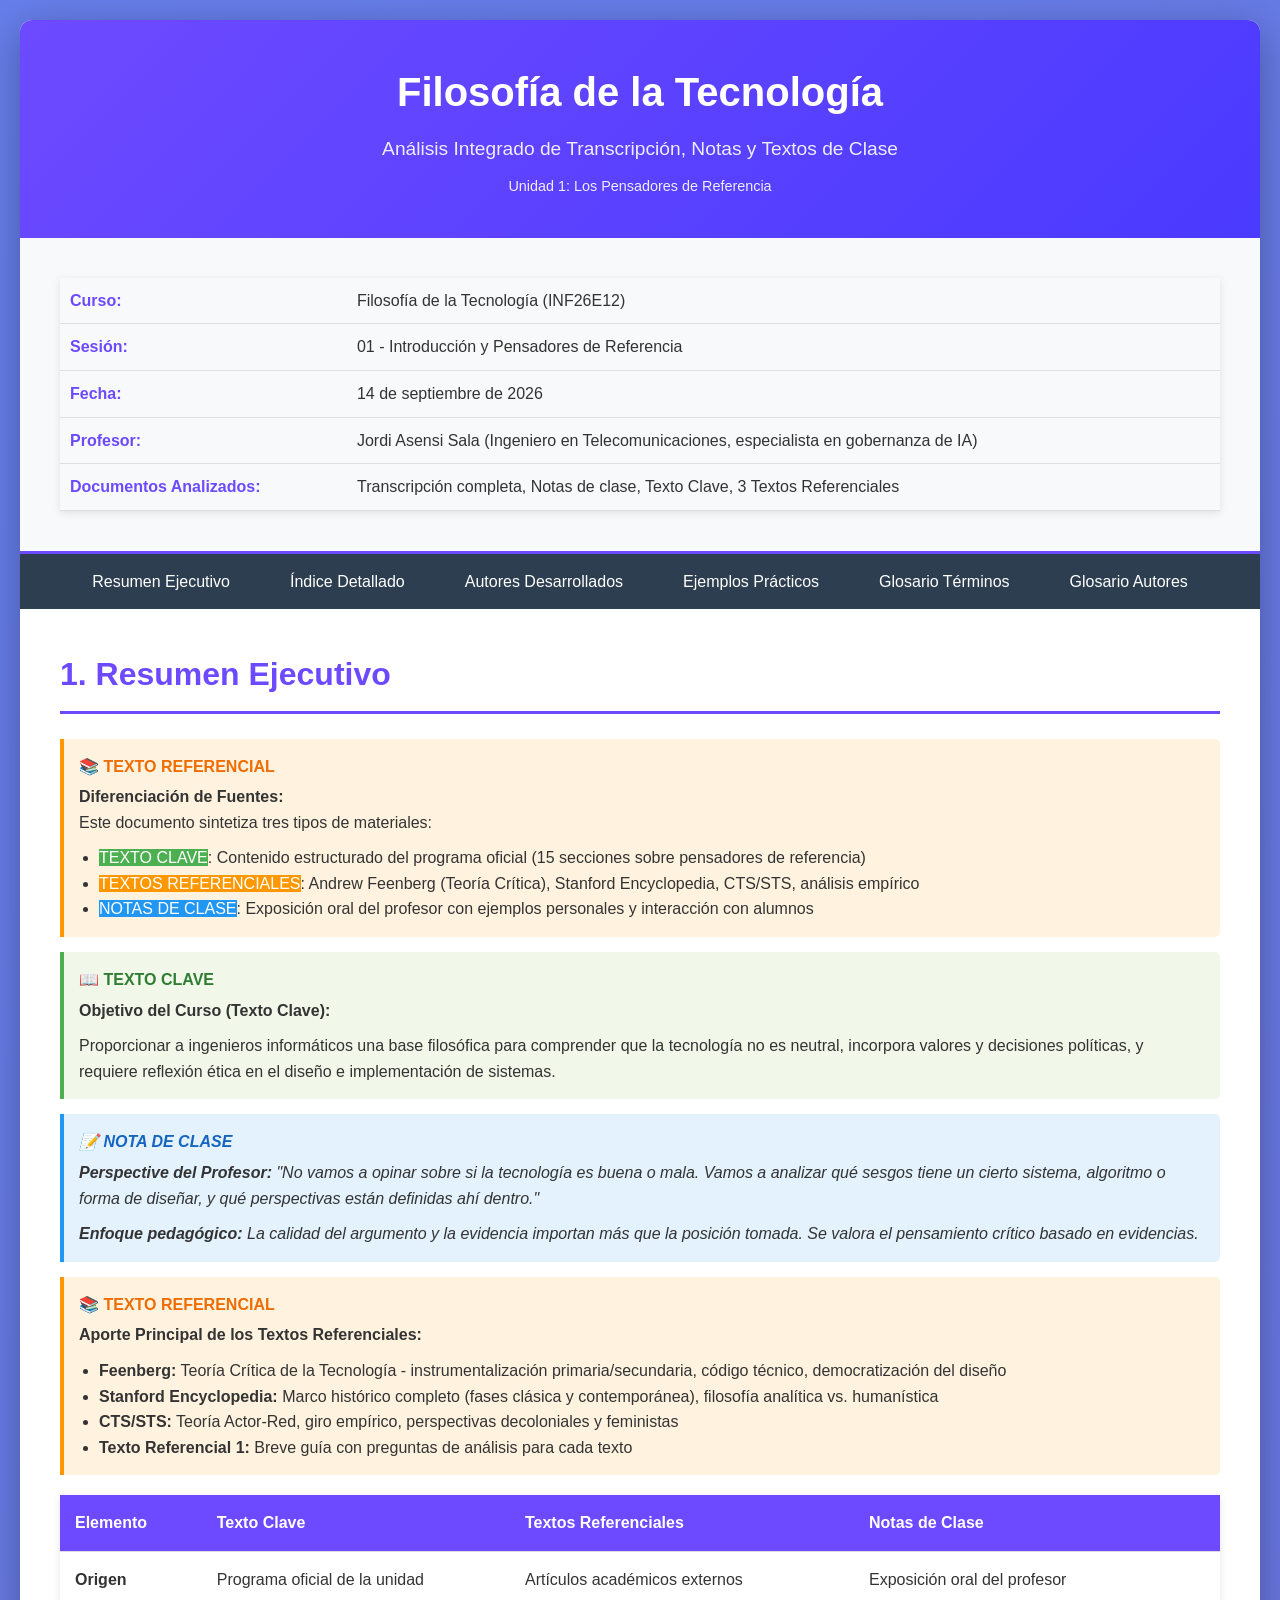
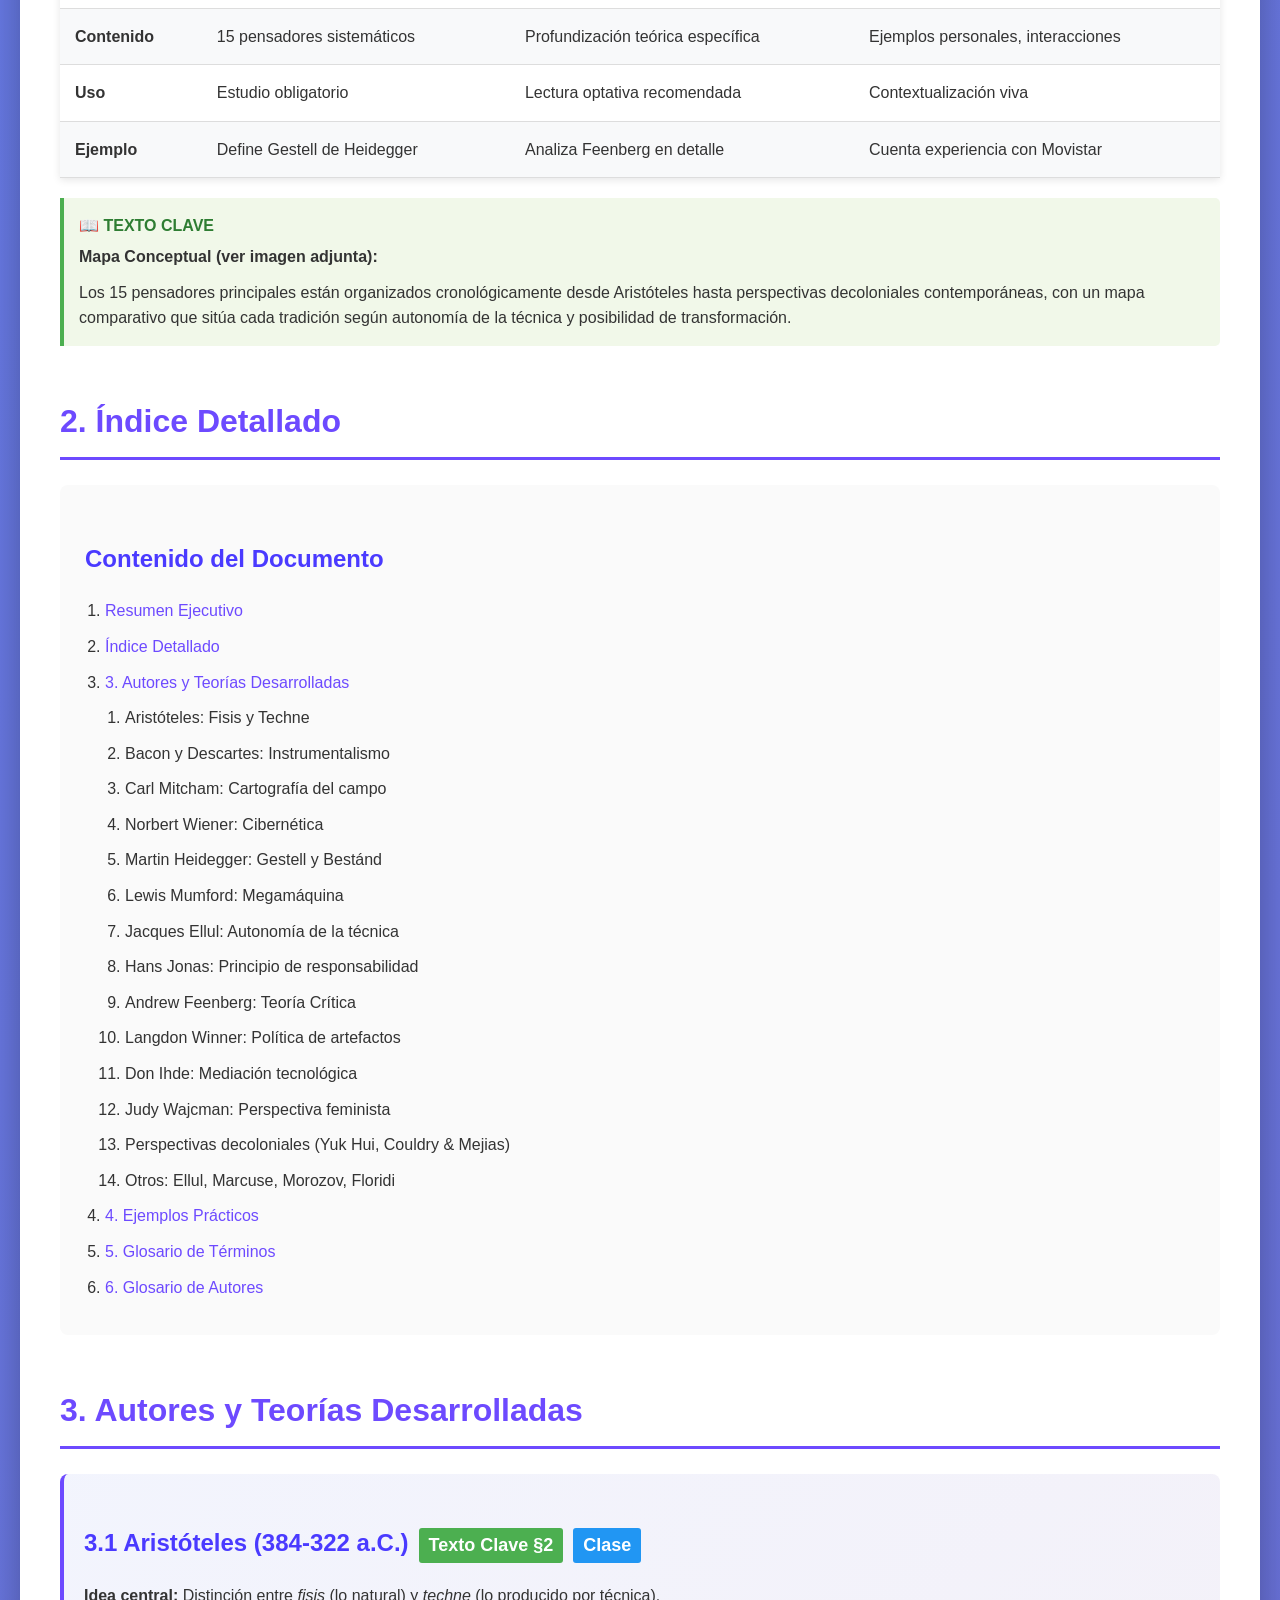
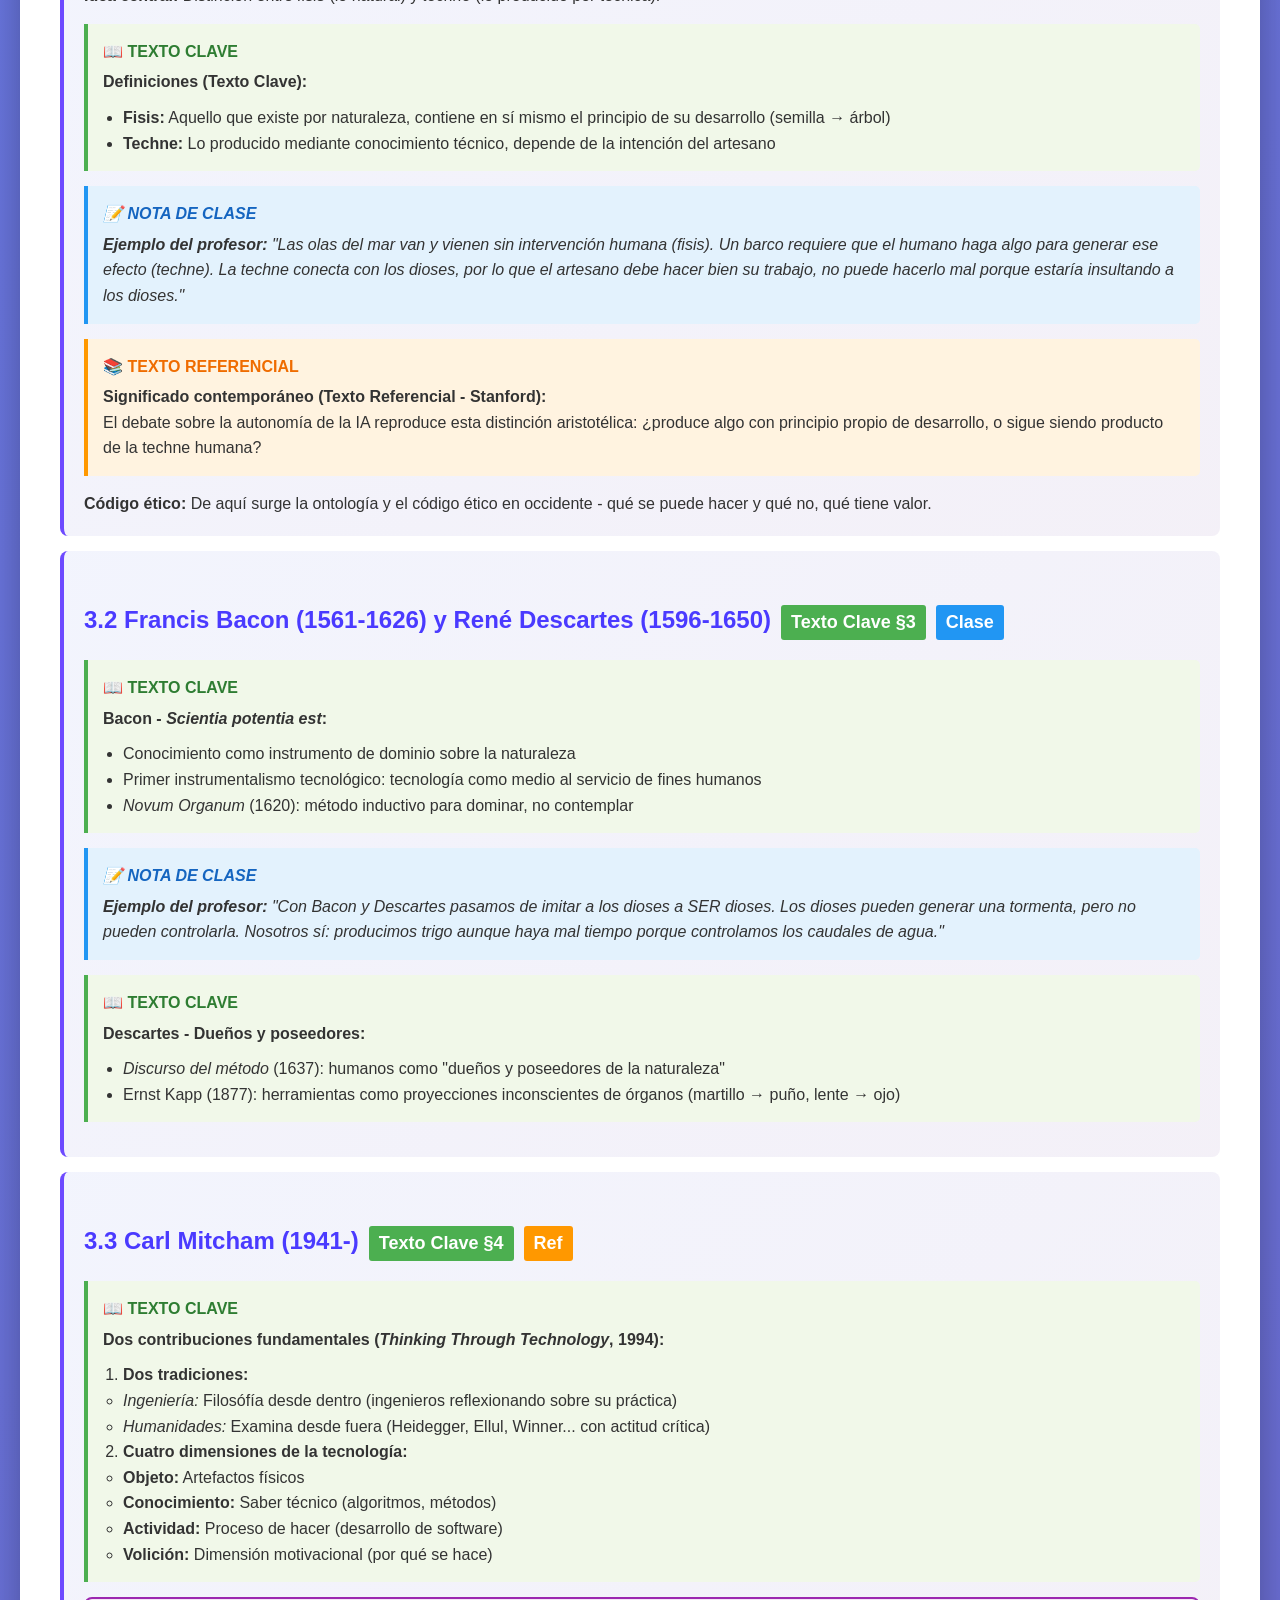
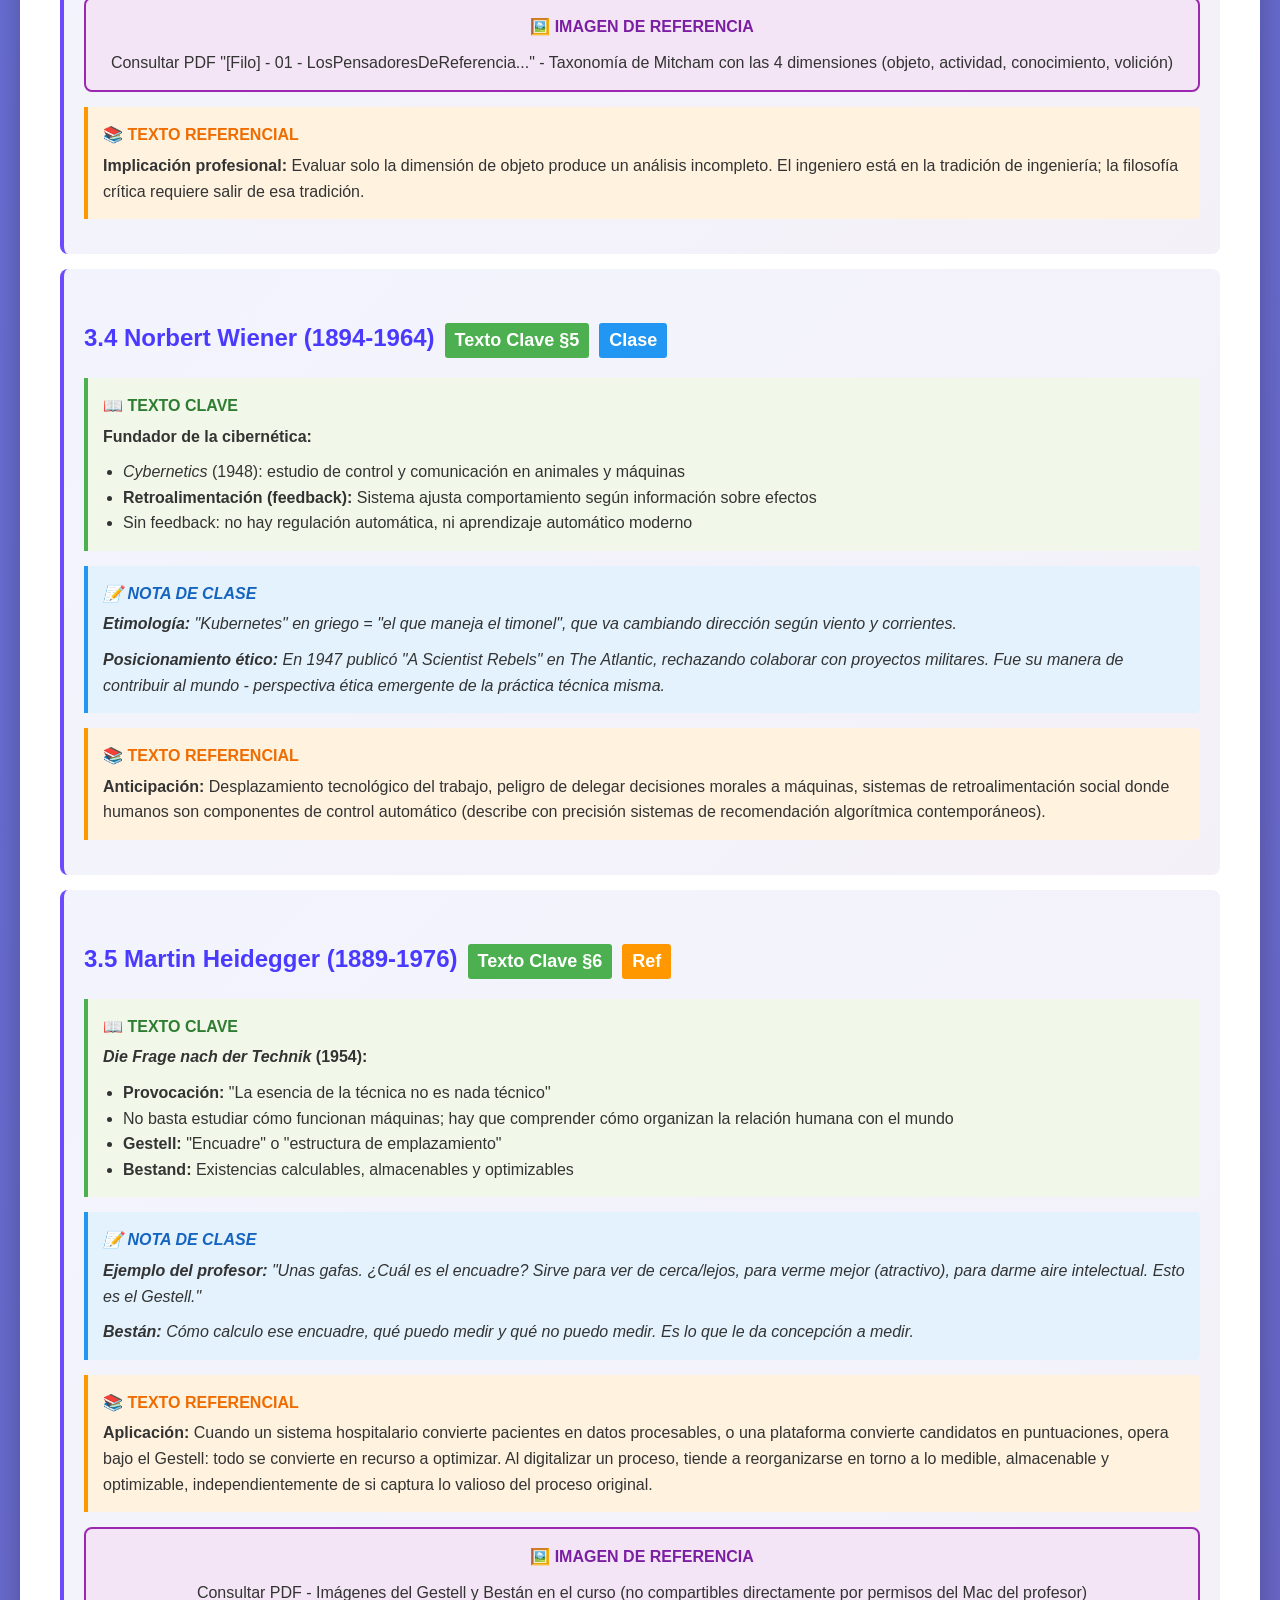
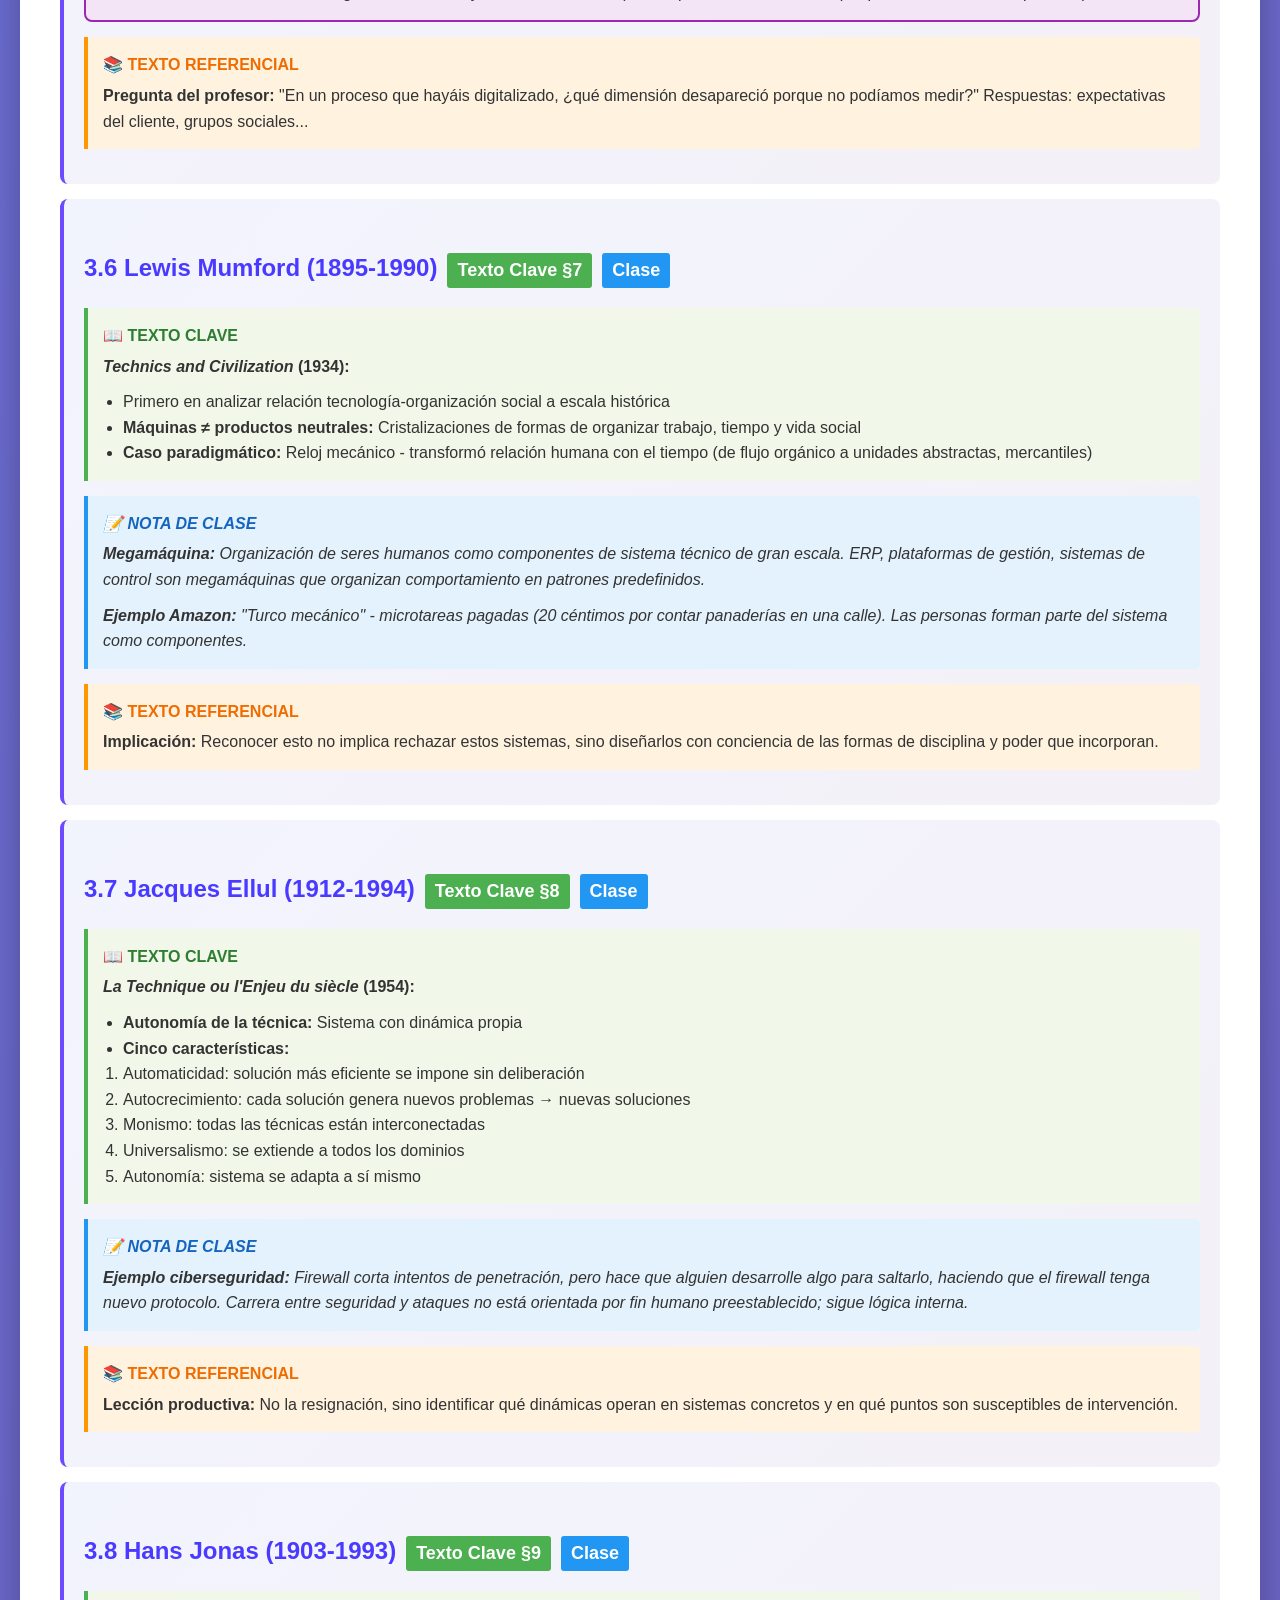
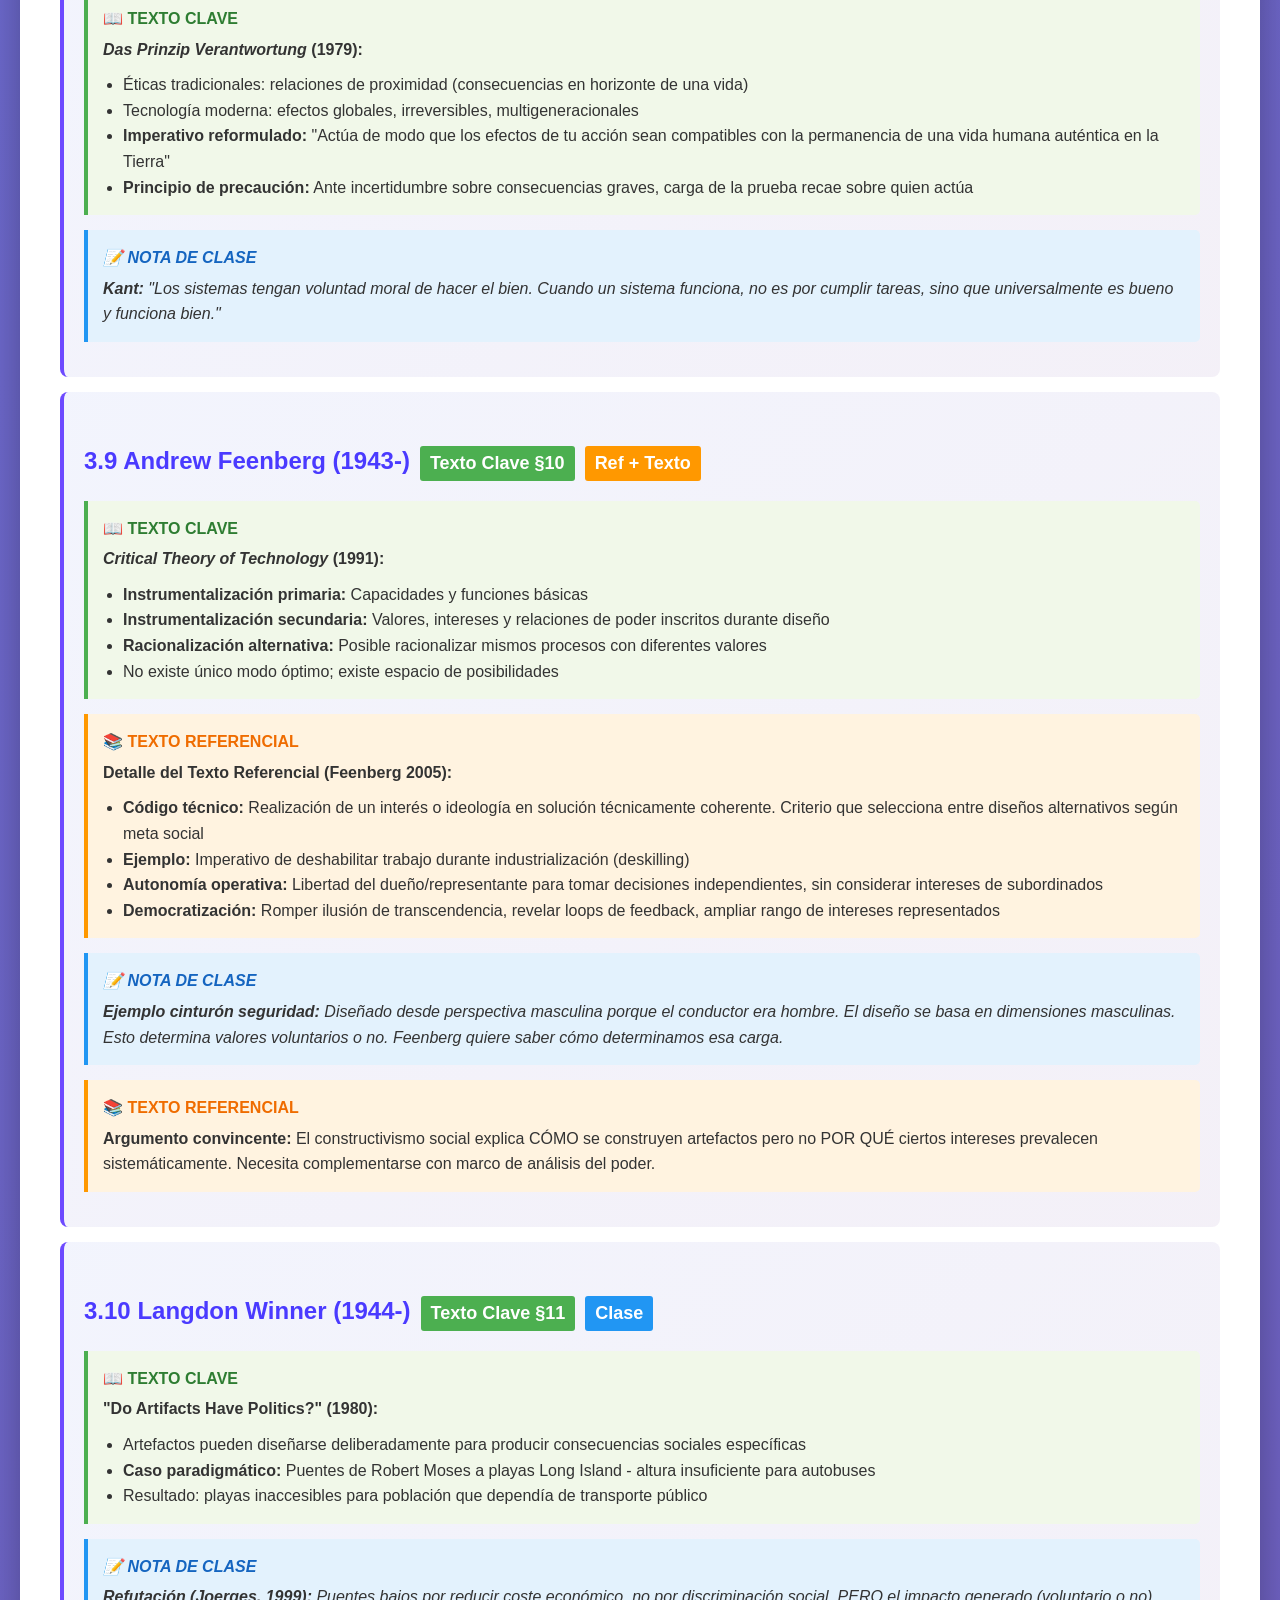
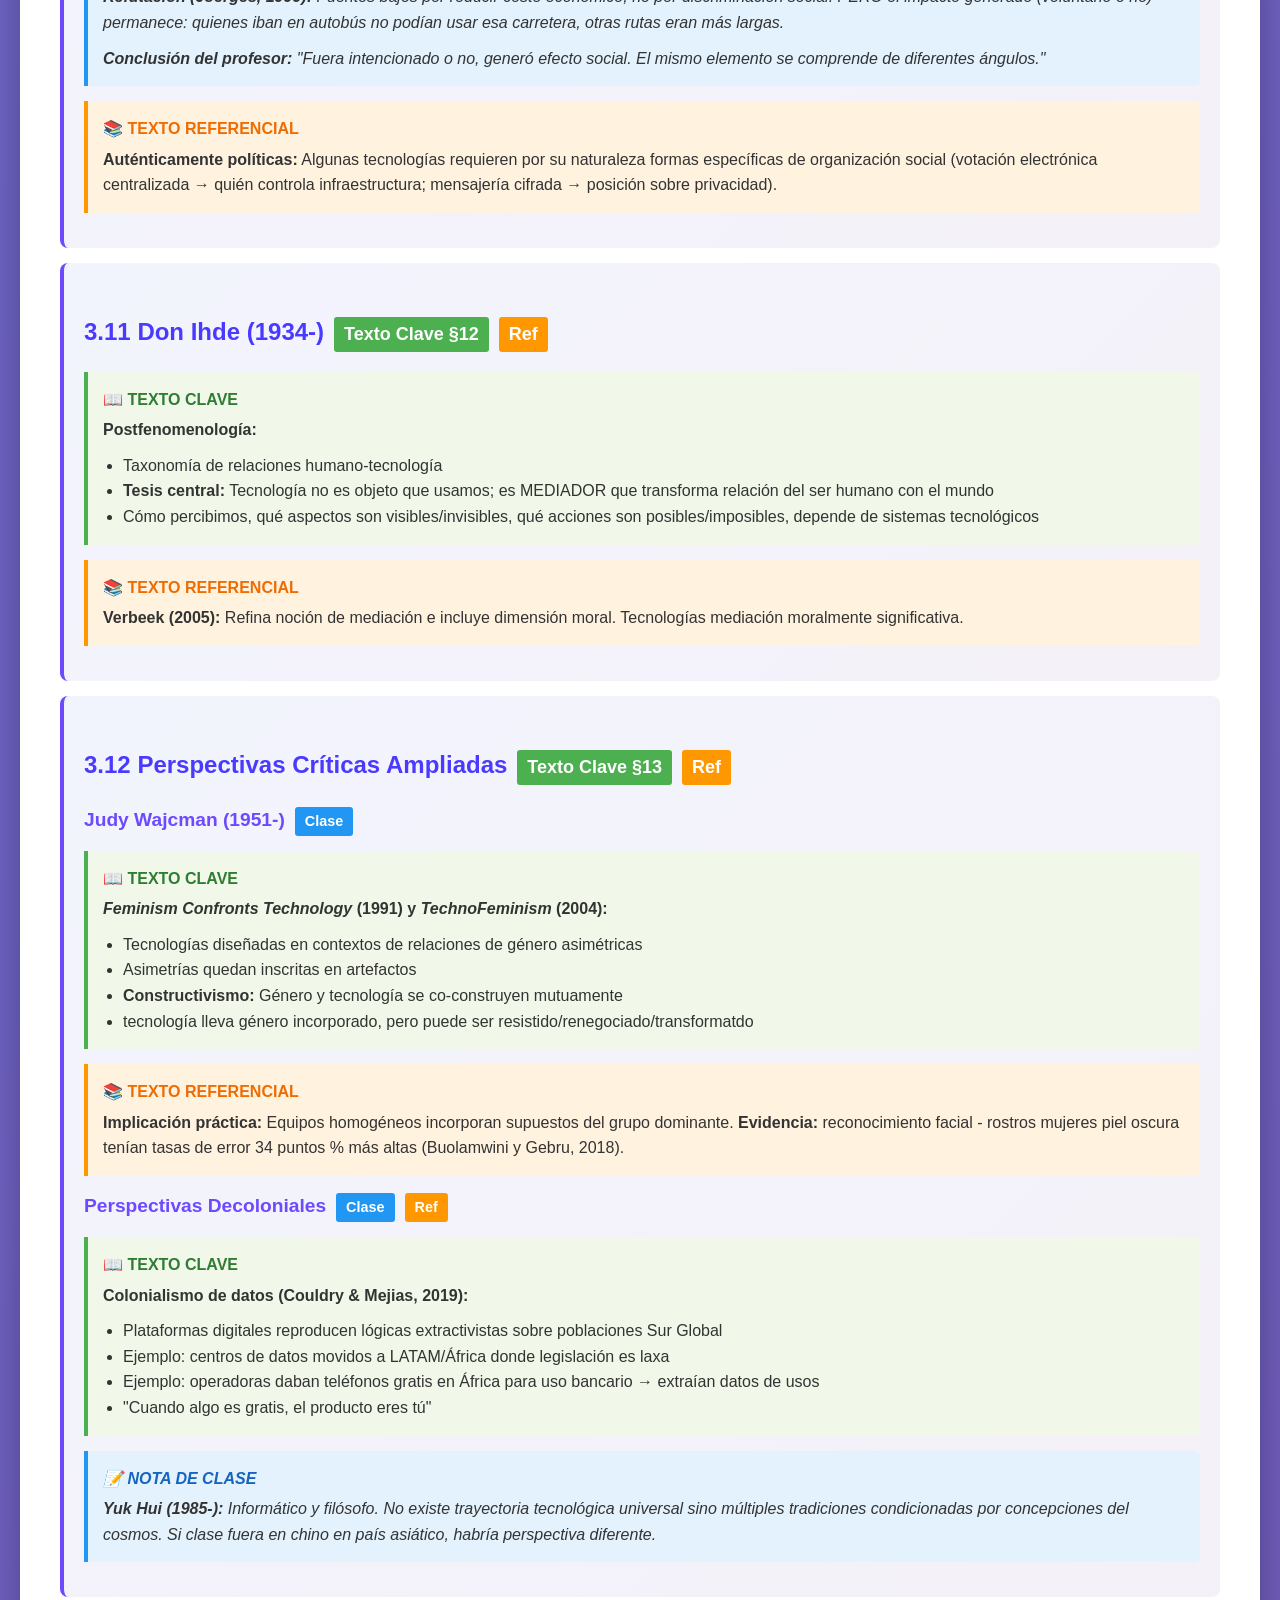
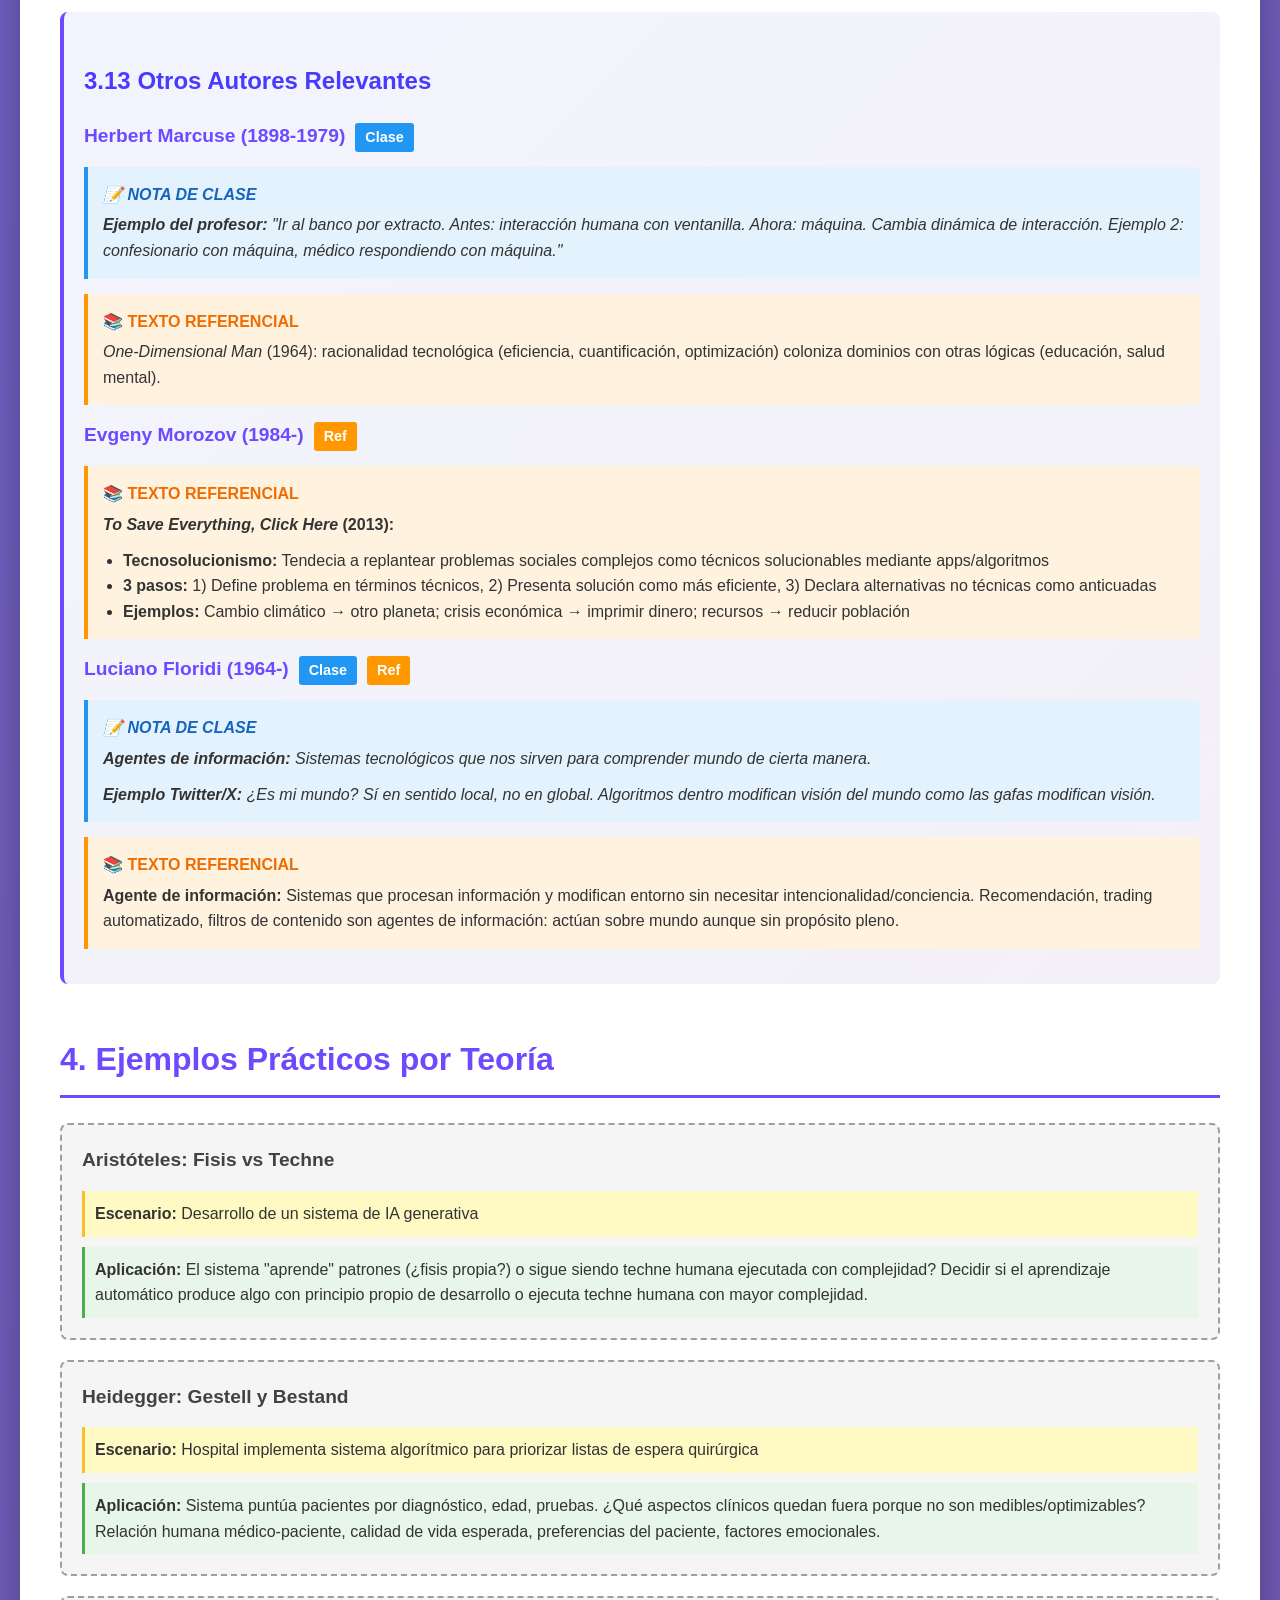
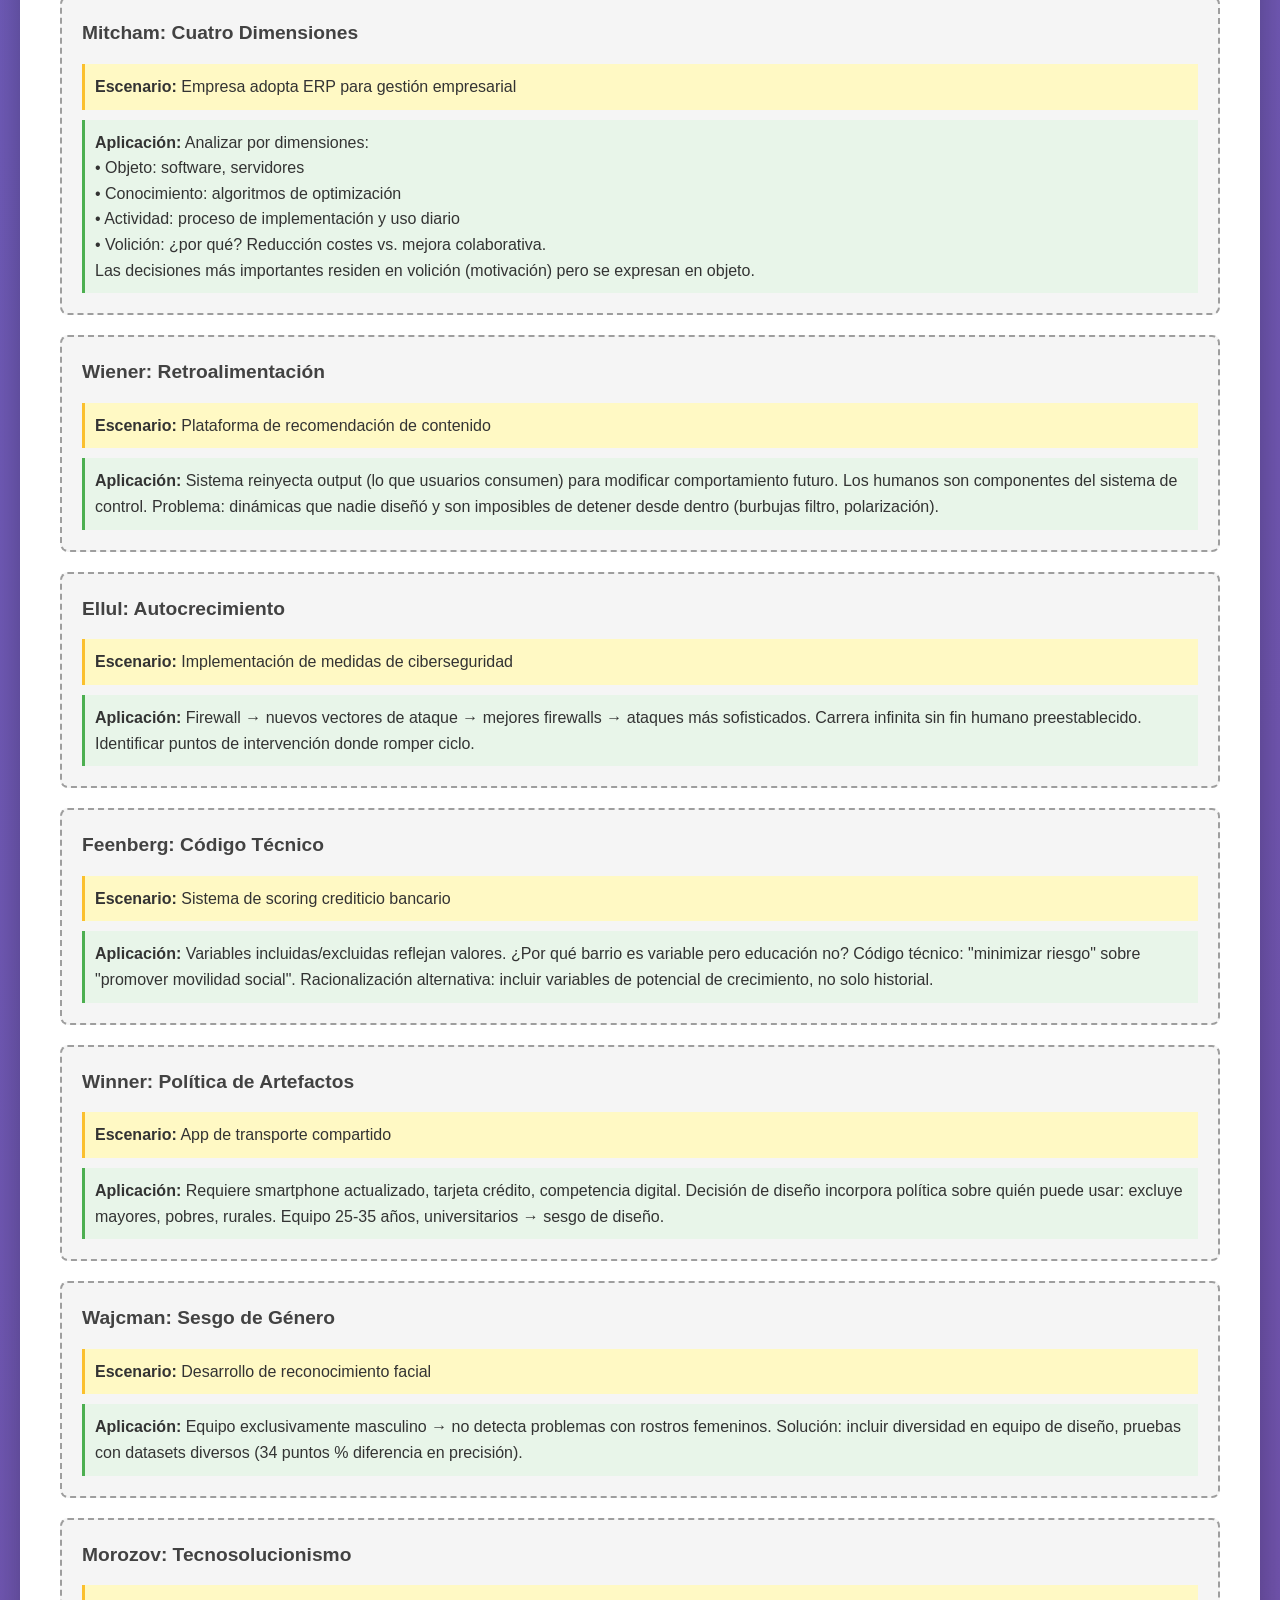
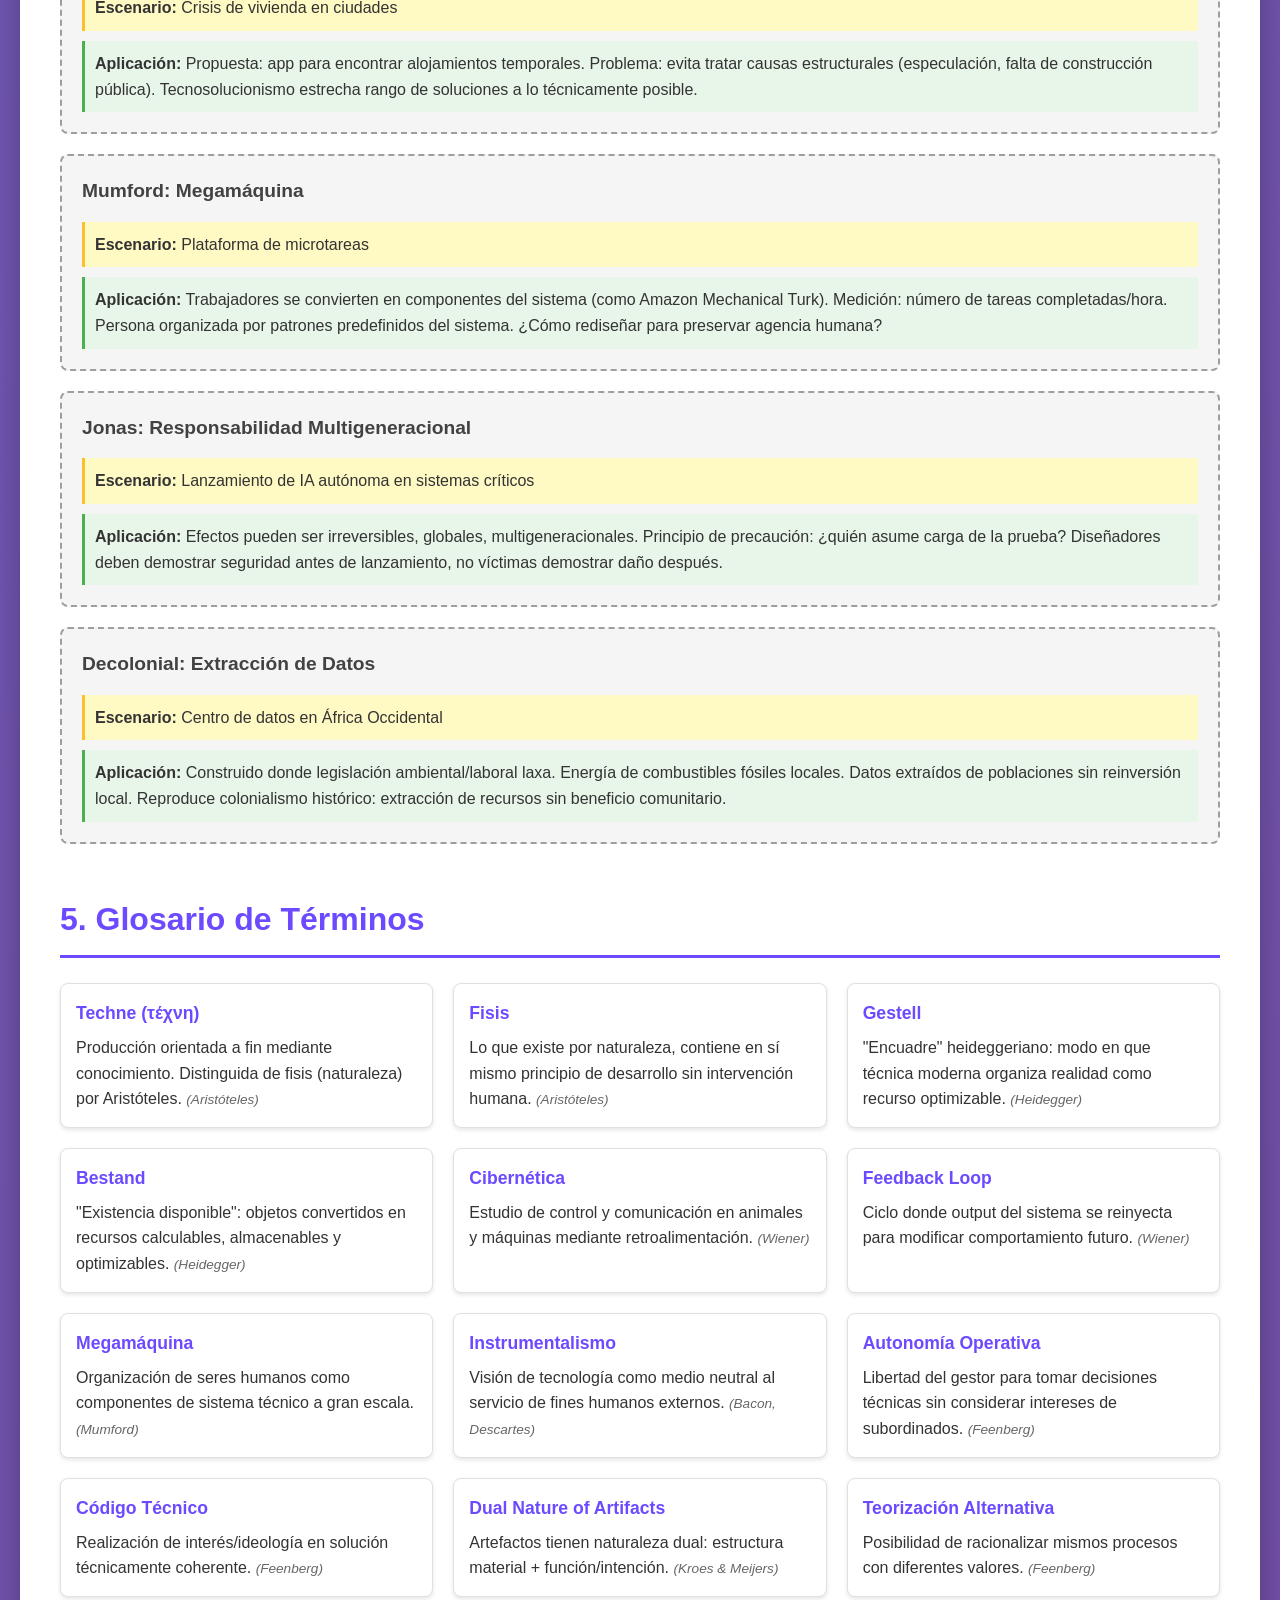
<file: filo/Tema1_filosofia.html>
<!DOCTYPE html>
<html lang="es">
<head>
    <meta charset="UTF-8">
    <meta name="viewport" content="width=device-width, initial-scale=1.0">
    <title>Filosofía de la Tecnología - Documento de Estudio</title>
    <style>
        * {
            margin: 0;
            padding: 0;
            box-sizing: border-box;
        }
        
        body {
            font-family: 'Segoe UI', Tahoma, Geneva, Verdana, sans-serif;
            line-height: 1.6;
            color: #333;
            background: linear-gradient(135deg, #667eea 0%, #764ba2 100%);
            min-height: 100vh;
            padding: 20px;
        }
        
        .container {
            max-width: 1400px;
            margin: 0 auto;
            background: white;
            border-radius: 12px;
            box-shadow: 0 10px 40px rgba(0,0,0,0.3);
            overflow: hidden;
        }
        
        header {
            background: linear-gradient(135deg, #6d4aff 0%, #4a3aff 100%);
            color: white;
            padding: 40px;
            text-align: center;
        }
        
        header h1 {
            font-size: 2.5em;
            margin-bottom: 10px;
        }
        
        header p {
            opacity: 0.9;
            font-size: 1.2em;
        }
        
        .metadata {
            background: #f8f9fa;
            padding: 20px 40px;
            border-bottom: 3px solid #6d4aff;
        }
        
        .metadata table {
            width: 100%;
            border-collapse: collapse;
        }
        
        .metadata td {
            padding: 10px;
            border-bottom: 1px solid #e0e0e0;
        }
        
        .metadata strong {
            color: #6d4aff;
        }
        
        nav {
            background: #2c3e50;
            padding: 15px 40px;
            position: sticky;
            top: 0;
            z-index: 100;
        }
        
        nav ul {
            display: flex;
            list-style: none;
            flex-wrap: wrap;
            justify-content: center;
            gap: 20px;
        }
        
        nav a {
            color: white;
            text-decoration: none;
            padding: 10px 20px;
            border-radius: 5px;
            transition: all 0.3s;
        }
        
        nav a:hover {
            background: #6d4aff;
        }
        
        main {
            padding: 40px;
        }
        
        section {
            margin-bottom: 50px;
            scroll-margin-top: 80px;
        }
        
        h2 {
            color: #6d4aff;
            font-size: 2em;
            margin-bottom: 25px;
            padding-bottom: 10px;
            border-bottom: 3px solid #6d4aff;
        }
        
        h3 {
            color: #4a3aff;
            font-size: 1.5em;
            margin: 30px 0 20px 0;
        }
        
        h4 {
            color: #5a4fcf;
            font-size: 1.2em;
            margin: 25px 0 15px 0;
        }
        
        .source-tag {
            display: inline-block;
            padding: 3px 10px;
            border-radius: 3px;
            font-size: 0.75em;
            font-weight: bold;
            margin-left: 10px;
        }
        
        .source-key {
            background: #4CAF50;
            color: white;
        }
        
        .source-ref {
            background: #FF9800;
            color: white;
        }
        
        .source-class {
            background: #2196F3;
            color: white;
        }
        
        .class-note {
            background: #e3f2fd;
            border-left: 4px solid #2196F3;
            padding: 15px;
            margin: 15px 0;
            font-style: italic;
            border-radius: 0 5px 5px 0;
        }
        
        .class-note::before {
            content: "📝 NOTA DE CLASE ";
            font-weight: bold;
            display: block;
            margin-bottom: 5px;
            color: #1565C0;
        }
        
        .key-text {
            background: #f1f8e9;
            border-left: 4px solid #4CAF50;
            padding: 15px;
            margin: 15px 0;
            border-radius: 0 5px 5px 0;
        }
        
        .key-text::before {
            content: "📖 TEXTO CLAVE ";
            font-weight: bold;
            display: block;
            margin-bottom: 5px;
            color: #2E7D32;
        }
        
        .ref-text {
            background: #fff3e0;
            border-left: 4px solid #FF9800;
            padding: 15px;
            margin: 15px 0;
            border-radius: 0 5px 5px 0;
        }
        
        .ref-text::before {
            content: "📚 TEXTO REFERENCIAL ";
            font-weight: bold;
            display: block;
            margin-bottom: 5px;
            color: #EF6C00;
        }
        
        table {
            width: 100%;
            border-collapse: collapse;
            margin: 20px 0;
            box-shadow: 0 2px 8px rgba(0,0,0,0.1);
        }
        
        th, td {
            padding: 15px;
            text-align: left;
            border-bottom: 1px solid #ddd;
        }
        
        th {
            background: #6d4aff;
            color: white;
            font-weight: bold;
        }
        
        tr:nth-child(even) {
            background: #f8f9fa;
        }
        
        tr:hover {
            background: #e8eaf6;
        }
        
        .example-box {
            background: #f5f5f5;
            border: 2px dashed #9e9e9e;
            padding: 20px;
            margin: 20px 0;
            border-radius: 8px;
        }
        
        .example-box h4 {
            color: #424242;
            margin-top: 0;
        }
        
        .example-box .scenario {
            background: #fff9c4;
            padding: 10px;
            border-left: 3px solid #fbc02d;
            margin-bottom: 10px;
        }
        
        .example-box .application {
            background: #e8f5e9;
            padding: 10px;
            border-left: 3px solid #4caf50;
        }
        
        .glossary-grid {
            display: grid;
            grid-template-columns: repeat(auto-fill, minmax(300px, 1fr));
            gap: 20px;
            margin: 20px 0;
        }
        
        .glossary-item {
            background: white;
            border: 1px solid #e0e0e0;
            padding: 15px;
            border-radius: 8px;
            box-shadow: 0 2px 4px rgba(0,0,0,0.1);
            transition: transform 0.2s;
        }
        
        .glossary-item:hover {
            transform: translateY(-2px);
            box-shadow: 0 4px 8px rgba(0,0,0,0.15);
        }
        
        .glossary-item strong {
            color: #6d4aff;
            display: block;
            margin-bottom: 8px;
            font-size: 1.1em;
        }
        
        .comparison-table {
            overflow-x: auto;
        }
        
        .comparison-table table {
            min-width: 800px;
        }
        
        .citation {
            font-size: 0.85em;
            color: #666;
            font-style: italic;
        }
        
        .author-card {
            background: linear-gradient(135deg, #667eea15 0%, #764ba215 100%);
            padding: 20px;
            border-radius: 8px;
            margin: 15px 0;
            border-left: 4px solid #6d4aff;
        }
        
        .author-card h4 {
            margin-top: 0;
            color: #6d4aff;
        }
        
        .image-ref {
            background: #f3e5f5;
            border: 2px solid #9c27b0;
            padding: 15px;
            margin: 15px 0;
            border-radius: 8px;
            text-align: center;
        }
        
        .image-ref strong {
            color: #7b1fa2;
            display: block;
            margin-bottom: 10px;
        }
        
        footer {
            background: #2c3e50;
            color: white;
            padding: 30px 40px;
            text-align: center;
        }
        
        .toc {
            background: #fafafa;
            padding: 25px;
            border-radius: 8px;
            margin-bottom: 30px;
        }
        
        .toc ol {
            margin-left: 20px;
        }
        
        .toc li {
            margin: 10px 0;
        }
        
        .toc a {
            color: #6d4aff;
            text-decoration: none;
        }
        
        .toc a:hover {
            text-decoration: underline;
        }
        
        @media (max-width: 768px) {
            header h1 {
                font-size: 1.8em;
            }
            
            nav ul {
                flex-direction: column;
                align-items: center;
            }
            
            main {
                padding: 20px;
            }
            
            .glossary-grid {
                grid-template-columns: 1fr;
            }
        }
        
        .print-btn {
            background: #6d4aff;
            color: white;
            border: none;
            padding: 10px 20px;
            border-radius: 5px;
            cursor: pointer;
            font-size: 1em;
            margin: 20px 0;
        }
        
        .print-btn:hover {
            background: #5a4fcf;
        }
    </style>
</head>
<body>
    <div class="container">
        <header>
            <h1>Filosofía de la Tecnología</h1>
            <p>Análisis Integrado de Transcripción, Notas y Textos de Clase</p>
            <p style="margin-top: 10px; font-size: 0.9em;">Unidad 1: Los Pensadores de Referencia</p>
        </header>
        
        <div class="metadata">
            <table>
                <tr>
                    <td><strong>Curso:</strong></td>
                    <td>Filosofía de la Tecnología (INF26E12)</td>
                </tr>
                <tr>
                    <td><strong>Sesión:</strong></td>
                    <td>01 - Introducción y Pensadores de Referencia</td>
                </tr>
                <tr>
                    <td><strong>Fecha:</strong></td>
                    <td>14 de septiembre de 2026</td>
                </tr>
                <tr>
                    <td><strong>Profesor:</strong></td>
                    <td>Jordi Asensi Sala (Ingeniero en Telecomunicaciones, especialista en gobernanza de IA)</td>
                </tr>
                <tr>
                    <td><strong>Documentos Analizados:</strong></td>
                    <td>Transcripción completa, Notas de clase, Texto Clave, 3 Textos Referenciales</td>
                </tr>
            </table>
        </div>
        
        <nav>
            <ul>
                <li><a href="#resumen">Resumen Ejecutivo</a></li>
                <li><a href="#indice">Índice Detallado</a></li>
                <li><a href="#autores">Autores Desarrollados</a></li>
                <li><a href="#ejemplos">Ejemplos Prácticos</a></li>
                <li><a href="#glosario">Glosario Términos</a></li>
                <li><a href="#autores-lista">Glosario Autores</a></li>
            </ul>
        </nav>
        
        <main>
            <!-- RESUMEN EJECUTIVO -->
            <section id="resumen">
                <h2>1. Resumen Ejecutivo</h2>
                
                <div class="ref-text">
                    <strong>Diferenciación de Fuentes:</strong>
                    <p>Este documento sintetiza tres tipos de materiales:</p>
                    <ul style="margin-top: 10px; margin-left: 20px;">
                        <li><span class="source-key">TEXTO CLAVE</span>: Contenido estructurado del programa oficial (15 secciones sobre pensadores de referencia)</li>
                        <li><span class="source-ref">TEXTOS REFERENCIALES</span>: Andrew Feenberg (Teoría Crítica), Stanford Encyclopedia, CTS/STS, análisis empírico</li>
                        <li><span class="source-class">NOTAS DE CLASE</span>: Exposición oral del profesor con ejemplos personales y interacción con alumnos</li>
                    </ul>
                </div>
                
                <div class="key-text">
                    <strong>Objetivo del Curso (Texto Clave):</strong>
                    <p style="margin-top: 10px;">Proporcionar a ingenieros informáticos una base filosófica para comprender que la tecnología no es neutral, incorpora valores y decisiones políticas, y requiere reflexión ética en el diseño e implementación de sistemas.</p>
                </div>
                
                <div class="class-note">
                    <p><strong>Perspective del Profesor:</strong> "No vamos a opinar sobre si la tecnología es buena o mala. Vamos a analizar qué sesgos tiene un cierto sistema, algoritmo o forma de diseñar, y qué perspectivas están definidas ahí dentro."</p>
                    <p style="margin-top: 10px;"><strong>Enfoque pedagógico:</strong> La calidad del argumento y la evidencia importan más que la posición tomada. Se valora el pensamiento crítico basado en evidencias.</p>
                </div>
                
                <div class="ref-text">
                    <strong>Aporte Principal de los Textos Referenciales:</strong>
                    <ul style="margin-top: 10px; margin-left: 20px;">
                        <li><strong>Feenberg:</strong> Teoría Crítica de la Tecnología - instrumentalización primaria/secundaria, código técnico, democratización del diseño</li>
                        <li><strong>Stanford Encyclopedia:</strong> Marco histórico completo (fases clásica y contemporánea), filosofía analítica vs. humanística</li>
                        <li><strong>CTS/STS:</strong> Teoría Actor-Red, giro empírico, perspectivas decoloniales y feministas</li>
                        <li><strong>Texto Referencial 1:</strong> Breve guía con preguntas de análisis para cada texto</li>
                    </ul>
                </div>
                
                <table>
                    <thead>
                        <tr>
                            <th>Elemento</th>
                            <th>Texto Clave</th>
                            <th>Textos Referenciales</th>
                            <th>Notas de Clase</th>
                        </tr>
                    </thead>
                    <tbody>
                        <tr>
                            <td><strong>Origen</strong></td>
                            <td>Programa oficial de la unidad</td>
                            <td>Artículos académicos externos</td>
                            <td>Exposición oral del profesor</td>
                        </tr>
                        <tr>
                            <td><strong>Contenido</strong></td>
                            <td>15 pensadores sistemáticos</td>
                            <td>Profundización teórica específica</td>
                            <td>Ejemplos personales, interacciones</td>
                        </tr>
                        <tr>
                            <td><strong>Uso</strong></td>
                            <td>Estudio obligatorio</td>
                            <td>Lectura optativa recomendada</td>
                            <td>Contextualización viva</td>
                        </tr>
                        <tr>
                            <td><strong>Ejemplo</strong></td>
                            <td>Define Gestell de Heidegger</td>
                            <td>Analiza Feenberg en detalle</td>
                            <td>Cuenta experiencia con Movistar</td>
                        </tr>
                    </tbody>
                </table>
                
                <div class="key-text">
                    <strong>Mapa Conceptual (ver imagen adjunta):</strong>
                    <p style="margin-top: 10px;">Los 15 pensadores principales están organizados cronológicamente desde Aristóteles hasta perspectivas decoloniales contemporáneas, con un mapa comparativo que sitúa cada tradición según autonomía de la técnica y posibilidad de transformación.</p>
                </div>
            </section>
            
            <!-- ÍNDICE DETALLADO -->
            <section id="indice">
                <h2>2. Índice Detallado</h2>
                
                <div class="toc">
                    <h3>Contenido del Documento</h3>
                    <ol>
                        <li><a href="#resumen">Resumen Ejecutivo</a></li>
                        <li><a href="#indice">Índice Detallado</a></li>
                        <li><a href="#autores">3. Autores y Teorías Desarrolladas</a>
                            <ol>
                                <li>Aristóteles: Fisis y Techne</li>
                                <li>Bacon y Descartes: Instrumentalismo</li>
                                <li>Carl Mitcham: Cartografía del campo</li>
                                <li>Norbert Wiener: Cibernética</li>
                                <li>Martin Heidegger: Gestell y Bestánd</li>
                                <li>Lewis Mumford: Megamáquina</li>
                                <li>Jacques Ellul: Autonomía de la técnica</li>
                                <li>Hans Jonas: Principio de responsabilidad</li>
                                <li>Andrew Feenberg: Teoría Crítica</li>
                                <li>Langdon Winner: Política de artefactos</li>
                                <li>Don Ihde: Mediación tecnológica</li>
                                <li>Judy Wajcman: Perspectiva feminista</li>
                                <li>Perspectivas decoloniales (Yuk Hui, Couldry & Mejias)</li>
                                <li>Otros: Ellul, Marcuse, Morozov, Floridi</li>
                            </ol>
                        </li>
                        <li><a href="#ejemplos">4. Ejemplos Prácticos</a></li>
                        <li><a href="#glosario">5. Glosario de Términos</a></li>
                        <li><a href="#autores-lista">6. Glosario de Autores</a></li>
                    </ol>
                </div>
            </section>
            
            <!-- AUTORES DESARROLLADOS -->
            <section id="autores">
                <h2>3. Autores y Teorías Desarrolladas</h2>
                
                <!-- ARISTÓTELES -->
                <div class="author-card">
                    <h3>3.1 Aristóteles (384-322 a.C.)<span class="source-tag source-key">Texto Clave §2</span><span class="source-tag source-class">Clase</span></h3>
                    
                    <p><strong>Idea central:</strong> Distinción entre <em>fisis</em> (lo natural) y <em>techne</em> (lo producido por técnica).</p>
                    
                    <div class="key-text">
                        <strong>Definiciones (Texto Clave):</strong>
                        <ul style="margin-top: 10px; margin-left: 20px;">
                            <li><strong>Fisis:</strong> Aquello que existe por naturaleza, contiene en sí mismo el principio de su desarrollo (semilla → árbol)</li>
                            <li><strong>Techne:</strong> Lo producido mediante conocimiento técnico, depende de la intención del artesano</li>
                        </ul>
                    </div>
                    
                    <div class="class-note">
                        <strong>Ejemplo del profesor:</strong> "Las olas del mar van y vienen sin intervención humana (fisis). Un barco requiere que el humano haga algo para generar ese efecto (techne). La techne conecta con los dioses, por lo que el artesano debe hacer bien su trabajo, no puede hacerlo mal porque estaría insultando a los dioses."</p>
                    </div>
                    
                    <div class="ref-text">
                        <strong>Significado contemporáneo (Texto Referencial - Stanford):</strong>
                        <p>El debate sobre la autonomía de la IA reproduce esta distinción aristotélica: ¿produce algo con principio propio de desarrollo, o sigue siendo producto de la techne humana?</p>
                    </div>
                    
                    <p><strong>Código ético:</strong> De aquí surge la ontología y el código ético en occidente - qué se puede hacer y qué no, qué tiene valor.</p>
                </div>
                
                <!-- BACON Y DESCARTES -->
                <div class="author-card">
                    <h3>3.2 Francis Bacon (1561-1626) y René Descartes (1596-1650)<span class="source-tag source-key">Texto Clave §3</span><span class="source-tag source-class">Clase</span></h3>
                    
                    <div class="key-text">
                        <strong>Bacon - <em>Scientia potentia est</em>:</strong>
                        <ul style="margin-top: 10px; margin-left: 20px;">
                            <li>Conocimiento como instrumento de dominio sobre la naturaleza</li>
                            <li>Primer instrumentalismo tecnológico: tecnología como medio al servicio de fines humanos</li>
                            <li><em>Novum Organum</em> (1620): método inductivo para dominar, no contemplar</li>
                        </ul>
                    </div>
                    
                    <div class="class-note">
                        <p><strong>Ejemplo del profesor:</strong> "Con Bacon y Descartes pasamos de imitar a los dioses a SER dioses. Los dioses pueden generar una tormenta, pero no pueden controlarla. Nosotros sí: producimos trigo aunque haya mal tiempo porque controlamos los caudales de agua."</p>
                    </div>
                    
                    <div class="key-text">
                        <strong>Descartes - Dueños y poseedores:</strong>
                        <ul style="margin-top: 10px; margin-left: 20px;">
                            <li><em>Discurso del método</em> (1637): humanos como "dueños y poseedores de la naturaleza"</li>
                            <li>Ernst Kapp (1877): herramientas como proyecciones inconscientes de órganos (martillo → puño, lente → ojo)</li>
                        </ul>
                    </div>
                </div>
                
                <!-- CARL MITCHAM -->
                <div class="author-card">
                    <h3>3.3 Carl Mitcham (1941-)<span class="source-tag source-key">Texto Clave §4</span><span class="source-tag source-ref">Ref</span></h3>
                    
                    <div class="key-text">
                        <strong>Dos contribuciones fundamentales (<em>Thinking Through Technology</em>, 1994):</strong>
                        <ol style="margin-top: 10px; margin-left: 20px;">
                            <li><strong>Dos tradiciones:</strong>
                                <ul>
                                    <li><em>Ingeniería:</em> Filosófía desde dentro (ingenieros reflexionando sobre su práctica)</li>
                                    <li><em>Humanidades:</em> Examina desde fuera (Heidegger, Ellul, Winner... con actitud crítica)</li>
                                </ul>
                            </li>
                            <li><strong>Cuatro dimensiones de la tecnología:</strong>
                                <ul>
                                    <li><strong>Objeto:</strong> Artefactos físicos</li>
                                    <li><strong>Conocimiento:</strong> Saber técnico (algoritmos, métodos)</li>
                                    <li><strong>Actividad:</strong> Proceso de hacer (desarrollo de software)</li>
                                    <li><strong>Volición:</strong> Dimensión motivacional (por qué se hace)</li>
                                </ul>
                            </li>
                        </ol>
                    </div>
                    
                    <div class="image-ref">
                        <strong>🖼️ IMAGEN DE REFERENCIA</strong>
                        <p>Consultar PDF "[Filo] - 01 - LosPensadoresDeReferencia..." - Taxonomía de Mitcham con las 4 dimensiones (objeto, actividad, conocimiento, volición)</p>
                    </div>
                    
                    <div class="ref-text">
                        <p><strong>Implicación profesional:</strong> Evaluar solo la dimensión de objeto produce un análisis incompleto. El ingeniero está en la tradición de ingeniería; la filosofía crítica requiere salir de esa tradición.</p>
                    </div>
                </div>
                
                <!-- NORBERT WIENER -->
                <div class="author-card">
                    <h3>3.4 Norbert Wiener (1894-1964)<span class="source-tag source-key">Texto Clave §5</span><span class="source-tag source-class">Clase</span></h3>
                    
                    <div class="key-text">
                        <strong>Fundador de la cibernética:</strong>
                        <ul style="margin-top: 10px; margin-left: 20px;">
                            <li><em>Cybernetics</em> (1948): estudio de control y comunicación en animales y máquinas</li>
                            <li><strong>Retroalimentación (feedback):</strong> Sistema ajusta comportamiento según información sobre efectos</li>
                            <li>Sin feedback: no hay regulación automática, ni aprendizaje automático moderno</li>
                        </ul>
                    </div>
                    
                    <div class="class-note">
                        <p><strong>Etimología:</strong> "Kubernetes" en griego = "el que maneja el timonel", que va cambiando dirección según viento y corrientes.</p>
                        <p style="margin-top: 10px;"><strong>Posicionamiento ético:</strong> En 1947 publicó "A Scientist Rebels" en <em>The Atlantic</em>, rechazando colaborar con proyectos militares. Fue su manera de contribuir al mundo - perspectiva ética emergente de la práctica técnica misma.</p>
                    </div>
                    
                    <div class="ref-text">
                        <p><strong>Anticipación:</strong> Desplazamiento tecnológico del trabajo, peligro de delegar decisiones morales a máquinas, sistemas de retroalimentación social donde humanos son componentes de control automático (describe con precisión sistemas de recomendación algorítmica contemporáneos).</p>
                    </div>
                </div>
                
                <!-- MARTIN HEIDEGGER -->
                <div class="author-card">
                    <h3>3.5 Martin Heidegger (1889-1976)<span class="source-tag source-key">Texto Clave §6</span><span class="source-tag source-ref">Ref</span></h3>
                    
                    <div class="key-text">
                        <strong><em>Die Frage nach der Technik</em> (1954):</strong>
                        <ul style="margin-top: 10px; margin-left: 20px;">
                            <li><strong>Provocación:</strong> "La esencia de la técnica no es nada técnico"</li>
                            <li>No basta estudiar cómo funcionan máquinas; hay que comprender cómo organizan la relación humana con el mundo</li>
                            <li><strong>Gestell:</strong> "Encuadre" o "estructura de emplazamiento"</li>
                            <li><strong>Bestand:</strong> Existencias calculables, almacenables y optimizables</li>
                        </ul>
                    </div>
                    
                    <div class="class-note">
                        <p><strong>Ejemplo del profesor:</strong> "Unas gafas. ¿Cuál es el encuadre? Sirve para ver de cerca/lejos, para verme mejor (atractivo), para darme aire intelectual. Esto es el Gestell."</p>
                        <p style="margin-top: 10px;"><strong>Bestán:</strong> Cómo calculo ese encuadre, qué puedo medir y qué no puedo medir. Es lo que le da concepción a medir.</p>
                    </div>
                    
                    <div class="ref-text">
                        <p><strong>Aplicación:</strong> Cuando un sistema hospitalario convierte pacientes en datos procesables, o una plataforma convierte candidatos en puntuaciones, opera bajo el Gestell: todo se convierte en recurso a optimizar. Al digitalizar un proceso, tiende a reorganizarse en torno a lo medible, almacenable y optimizable, independientemente de si captura lo valioso del proceso original.</p>
                    </div>
                    
                    <div class="image-ref">
                        <strong>🖼️ IMAGEN DE REFERENCIA</strong>
                        <p>Consultar PDF - Imágenes del Gestell y Bestán en el curso (no compartibles directamente por permisos del Mac del profesor)</p>
                    </div>
                    
                    <div class="ref-text">
                        <p><strong>Pregunta del profesor:</strong> "En un proceso que hayáis digitalizado, ¿qué dimensión desapareció porque no podíamos medir?" Respuestas: expectativas del cliente, grupos sociales...</p>
                    </div>
                </div>
                
                <!-- LEWIS MUMFORD -->
                <div class="author-card">
                    <h3>3.6 Lewis Mumford (1895-1990)<span class="source-tag source-key">Texto Clave §7</span><span class="source-tag source-class">Clase</span></h3>
                    
                    <div class="key-text">
                        <strong><em>Technics and Civilization</em> (1934):</strong>
                        <ul style="margin-top: 10px; margin-left: 20px;">
                            <li>Primero en analizar relación tecnología-organización social a escala histórica</li>
                            <li><strong>Máquinas ≠ productos neutrales:</strong> Cristalizaciones de formas de organizar trabajo, tiempo y vida social</li>
                            <li><strong>Caso paradigmático:</strong> Reloj mecánico - transformó relación humana con el tiempo (de flujo orgánico a unidades abstractas, mercantiles)</li>
                        </ul>
                    </div>
                    
                    <div class="class-note">
                        <p><strong>Megamáquina:</strong> Organización de seres humanos como componentes de sistema técnico de gran escala. ERP, plataformas de gestión, sistemas de control son megamáquinas que organizan comportamiento en patrones predefinidos.</p>
                        <p style="margin-top: 10px;"><strong>Ejemplo Amazon:</strong> "Turco mecánico" - microtareas pagadas (20 céntimos por contar panaderías en una calle). Las personas forman parte del sistema como componentes.</p>
                    </div>
                    
                    <div class="ref-text">
                        <p><strong>Implicación:</strong> Reconocer esto no implica rechazar estos sistemas, sino diseñarlos con conciencia de las formas de disciplina y poder que incorporan.</p>
                    </div>
                </div>
                
                <!-- JACQUES ELLUL -->
                <div class="author-card">
                    <h3>3.7 Jacques Ellul (1912-1994)<span class="source-tag source-key">Texto Clave §8</span><span class="source-tag source-class">Clase</span></h3>
                    
                    <div class="key-text">
                        <strong><em>La Technique ou l'Enjeu du siècle</em> (1954):</strong>
                        <ul style="margin-top: 10px; margin-left: 20px;">
                            <li><strong>Autonomía de la técnica:</strong> Sistema con dinámica propia</li>
                            <li><strong>Cinco características:</strong>
                                <ol>
                                    <li>Automaticidad: solución más eficiente se impone sin deliberación</li>
                                    <li>Autocrecimiento: cada solución genera nuevos problemas → nuevas soluciones</li>
                                    <li>Monismo: todas las técnicas están interconectadas</li>
                                    <li>Universalismo: se extiende a todos los dominios</li>
                                    <li>Autonomía: sistema se adapta a sí mismo</li>
                                </ol>
                            </li>
                        </ul>
                    </div>
                    
                    <div class="class-note">
                        <p><strong>Ejemplo ciberseguridad:</strong> Firewall corta intentos de penetración, pero hace que alguien desarrolle algo para saltarlo, haciendo que el firewall tenga nuevo protocolo. Carrera entre seguridad y ataques no está orientada por fin humano preestablecido; sigue lógica interna.</p>
                    </div>
                    
                    <div class="ref-text">
                        <p><strong>Lección productiva:</strong> No la resignación, sino identificar qué dinámicas operan en sistemas concretos y en qué puntos son susceptibles de intervención.</p>
                    </div>
                </div>
                
                <!-- HANS JONAS -->
                <div class="author-card">
                    <h3>3.8 Hans Jonas (1903-1993)<span class="source-tag source-key">Texto Clave §9</span><span class="source-tag source-class">Clase</span></h3>
                    
                    <div class="key-text">
                        <strong><em>Das Prinzip Verantwortung</em> (1979):</strong>
                        <ul style="margin-top: 10px; margin-left: 20px;">
                            <li>Éticas tradicionales: relaciones de proximidad (consecuencias en horizonte de una vida)</li>
                            <li>Tecnología moderna: efectos globales, irreversibles, multigeneracionales</li>
                            <li><strong>Imperativo reformulado:</strong> "Actúa de modo que los efectos de tu acción sean compatibles con la permanencia de una vida humana auténtica en la Tierra"</li>
                            <li><strong>Principio de precaución:</strong> Ante incertidumbre sobre consecuencias graves, carga de la prueba recae sobre quien actúa</li>
                        </ul>
                    </div>
                    
                    <div class="class-note">
                        <p><strong>Kant:</strong> "Los sistemas tengan voluntad moral de hacer el bien. Cuando un sistema funciona, no es por cumplir tareas, sino que universalmente es bueno y funciona bien."</p>
                    </div>
                </div>
                
                <!-- ANDREW FEENBERG -->
                <div class="author-card">
                    <h3>3.9 Andrew Feenberg (1943-)<span class="source-tag source-key">Texto Clave §10</span><span class="source-tag source-ref">Ref + Texto</span></h3>
                    
                    <div class="key-text">
                        <strong><em>Critical Theory of Technology</em> (1991):</strong>
                        <ul style="margin-top: 10px; margin-left: 20px;">
                            <li><strong>Instrumentalización primaria:</strong> Capacidades y funciones básicas</li>
                            <li><strong>Instrumentalización secundaria:</strong> Valores, intereses y relaciones de poder inscritos durante diseño</li>
                            <li><strong>Racionalización alternativa:</strong> Posible racionalizar mismos procesos con diferentes valores</li>
                            <li>No existe único modo óptimo; existe espacio de posibilidades</li>
                        </ul>
                    </div>
                    
                    <div class="ref-text">
                        <strong>Detalle del Texto Referencial (Feenberg 2005):</strong>
                        <ul style="margin-top: 10px; margin-left: 20px;">
                            <li><strong>Código técnico:</strong> Realización de un interés o ideología en solución técnicamente coherente. Criterio que selecciona entre diseños alternativos según meta social</li>
                            <li><strong>Ejemplo:</strong> Imperativo de deshabilitar trabajo durante industrialización (deskilling)</li>
                            <li><strong>Autonomía operativa:</strong> Libertad del dueño/representante para tomar decisiones independientes, sin considerar intereses de subordinados</li>
                            <li><strong>Democratización:</strong> Romper ilusión de transcendencia, revelar loops de feedback, ampliar rango de intereses representados</li>
                        </ul>
                    </div>
                    
                    <div class="class-note">
                        <p><strong>Ejemplo cinturón seguridad:</strong> Diseñado desde perspectiva masculina porque el conductor era hombre. El diseño se basa en dimensiones masculinas. Esto determina valores voluntarios o no. Feenberg quiere saber cómo determinamos esa carga.</p>
                    </div>
                    
                    <div class="ref-text">
                        <p><strong>Argumento convincente:</strong> El constructivismo social explica CÓMO se construyen artefactos pero no POR QUÉ ciertos intereses prevalecen sistemáticamente. Necesita complementarse con marco de análisis del poder.</p>
                    </div>
                </div>
                
                <!-- LANGDON WINNER -->
                <div class="author-card">
                    <h3>3.10 Langdon Winner (1944-)<span class="source-tag source-key">Texto Clave §11</span><span class="source-tag source-class">Clase</span></h3>
                    
                    <div class="key-text">
                        <strong>"Do Artifacts Have Politics?" (1980):</strong>
                        <ul style="margin-top: 10px; margin-left: 20px;">
                            <li>Artefactos pueden diseñarse deliberadamente para producir consecuencias sociales específicas</li>
                            <li><strong>Caso paradigmático:</strong> Puentes de Robert Moses a playas Long Island - altura insuficiente para autobuses</li>
                            <li>Resultado: playas inaccesibles para población que dependía de transporte público</li>
                        </ul>
                    </div>
                    
                    <div class="class-note">
                        <p><strong>Refutación (Joerges, 1999):</strong> Puentes bajos por reducir coste económico, no por discriminación social. PERO el impacto generado (voluntario o no) permanece: quienes iban en autobús no podían usar esa carretera, otras rutas eran más largas.</p>
                        <p style="margin-top: 10px;"><strong>Conclusión del profesor:</strong> "Fuera intencionado o no, generó efecto social. El mismo elemento se comprende de diferentes ángulos."</p>
                    </div>
                    
                    <div class="ref-text">
                        <p><strong>Auténticamente políticas:</strong> Algunas tecnologías requieren por su naturaleza formas específicas de organización social (votación electrónica centralizada → quién controla infraestructura; mensajería cifrada → posición sobre privacidad).</p>
                    </div>
                </div>
                
                <!-- DON IHDE -->
                <div class="author-card">
                    <h3>3.11 Don Ihde (1934-)<span class="source-tag source-key">Texto Clave §12</span><span class="source-tag source-ref">Ref</span></h3>
                    
                    <div class="key-text">
                        <strong>Postfenomenología:</strong>
                        <ul style="margin-top: 10px; margin-left: 20px;">
                            <li>Taxonomía de relaciones humano-tecnología</li>
                            <li><strong>Tesis central:</strong> Tecnología no es objeto que usamos; es MEDIADOR que transforma relación del ser humano con el mundo</li>
                            <li>Cómo percibimos, qué aspectos son visibles/invisibles, qué acciones son posibles/imposibles, depende de sistemas tecnológicos</li>
                        </ul>
                    </div>
                    
                    <div class="ref-text">
                        <p><strong>Verbeek (2005):</strong> Refina noción de mediación e incluye dimensión moral. Tecnologías mediación moralmente significativa.</p>
                    </div>
                </div>
                
                <!-- PERSPECTIVAS CRÍTICAS -->
                <div class="author-card">
                    <h3>3.12 Perspectivas Críticas Ampliadas<span class="source-tag source-key">Texto Clave §13</span><span class="source-tag source-ref">Ref</span></h3>
                    
                    <h4>Judy Wajcman (1951-)<span class="source-tag source-class">Clase</span></h4>
                    
                    <div class="key-text">
                        <strong><em>Feminism Confronts Technology</em> (1991) y <em>TechnoFeminism</em> (2004):</strong>
                        <ul style="margin-top: 10px; margin-left: 20px;">
                            <li>Tecnologías diseñadas en contextos de relaciones de género asimétricas</li>
                            <li>Asimetrías quedan inscritas en artefactos</li>
                            <li><strong>Constructivismo:</strong> Género y tecnología se co-construyen mutuamente</li>
                            <li>tecnología lleva género incorporado, pero puede ser resistido/renegociado/transformatdo</li>
                        </ul>
                    </div>
                    
                    <div class="ref-text">
                        <strong>Implicación práctica:</strong> Equipos homogéneos incorporan supuestos del grupo dominante. <strong>Evidencia:</strong> reconocimiento facial - rostros mujeres piel oscura tenían tasas de error 34 puntos % más altas (Buolamwini y Gebru, 2018).</p>
                    </div>
                    
                    <h4>Perspectivas Decoloniales<span class="source-tag source-class">Clase</span><span class="source-tag source-ref">Ref</span></h4>
                    
                    <div class="key-text">
                        <strong>Colonialismo de datos (Couldry & Mejias, 2019):</strong>
                        <ul style="margin-top: 10px; margin-left: 20px;">
                            <li>Plataformas digitales reproducen lógicas extractivistas sobre poblaciones Sur Global</li>
                            <li>Ejemplo: centros de datos movidos a LATAM/África donde legislación es laxa</li>
                            <li>Ejemplo: operadoras daban teléfonos gratis en África para uso bancario → extraían datos de usos</li>
                            <li>"Cuando algo es gratis, el producto eres tú"</li>
                        </ul>
                    </div>
                    
                    <div class="class-note">
                        <p><strong>Yuk Hui (1985-):</strong> Informático y filósofo. No existe trayectoria tecnológica universal sino múltiples tradiciones condicionadas por concepciones del cosmos. Si clase fuera en chino en país asiático, habría perspectiva diferente.</p>
                    </div>
                </div>
                
                <!-- OTROS AUTORES -->
                <div class="author-card">
                    <h3>3.13 Otros Autores Relevantes</h3>
                    
                    <h4>Herbert Marcuse (1898-1979)<span class="source-tag source-class">Clase</span></h4>
                    
                    <div class="class-note">
                        <p><strong>Ejemplo del profesor:</strong> "Ir al banco por extracto. Antes: interacción humana con ventanilla. Ahora: máquina. Cambia dinámica de interacción. Ejemplo 2: confesionario con máquina, médico respondiendo con máquina."</p>
                    </div>
                    
                    <div class="ref-text">
                        <p><em>One-Dimensional Man</em> (1964): racionalidad tecnológica (eficiencia, cuantificación, optimización) coloniza dominios con otras lógicas (educación, salud mental).</p>
                    </div>
                    
                    <h4>Evgeny Morozov (1984-)<span class="source-tag source-ref">Ref</span></h4>
                    
                    <div class="ref-text">
                        <strong><em>To Save Everything, Click Here</em> (2013):</strong>
                        <ul style="margin-top: 10px; margin-left: 20px;">
                            <li><strong>Tecnosolucionismo:</strong> Tendecia a replantear problemas sociales complejos como técnicos solucionables mediante apps/algoritmos</li>
                            <li><strong>3 pasos:</strong> 1) Define problema en términos técnicos, 2) Presenta solución como más eficiente, 3) Declara alternativas no técnicas como anticuadas</li>
                            <li><strong>Ejemplos:</strong> Cambio climático → otro planeta; crisis económica → imprimir dinero; recursos → reducir población</li>
                        </ul>
                    </div>
                    
                    <h4>Luciano Floridi (1964-)<span class="source-tag source-class">Clase</span><span class="source-tag source-ref">Ref</span></h4>
                    
                    <div class="class-note">
                        <p><strong>Agentes de información:</strong> Sistemas tecnológicos que nos sirven para comprender mundo de cierta manera.</p>
                        <p style="margin-top: 10px;"><strong>Ejemplo Twitter/X:</strong> ¿Es mi mundo? Sí en sentido local, no en global. Algoritmos dentro modifican visión del mundo como las gafas modifican visión.</p>
                    </div>
                    
                    <div class="ref-text">
                        <p><strong>Agente de información:</strong> Sistemas que procesan información y modifican entorno sin necesitar intencionalidad/conciencia. Recomendación, trading automatizado, filtros de contenido son agentes de información: actúan sobre mundo aunque sin propósito pleno.</p>
                    </div>
                </div>
            </section>
            
            <!-- EJEMPLOS PRÁCTICOS -->
            <section id="ejemplos">
                <h2>4. Ejemplos Prácticos por Teoría</h2>
                
                <div class="example-box">
                    <h4>Aristóteles: Fisis vs Techne</h4>
                    <div class="scenario"><strong>Escenario:</strong> Desarrollo de un sistema de IA generativa</div>
                    <div class="application"><strong>Aplicación:</strong> El sistema "aprende" patrones (¿fisis propia?) o sigue siendo techne humana ejecutada con complejidad? Decidir si el aprendizaje automático produce algo con principio propio de desarrollo o ejecuta techne humana con mayor complejidad.</div>
                </div>
                
                <div class="example-box">
                    <h4>Heidegger: Gestell y Bestand</h4>
                    <div class="scenario"><strong>Escenario:</strong> Hospital implementa sistema algorítmico para priorizar listas de espera quirúrgica</div>
                    <div class="application"><strong>Aplicación:</strong> Sistema puntúa pacientes por diagnóstico, edad, pruebas. ¿Qué aspectos clínicos quedan fuera porque no son medibles/optimizables? Relación humana médico-paciente, calidad de vida esperada, preferencias del paciente, factores emocionales.</div>
                </div>
                
                <div class="example-box">
                    <h4>Mitcham: Cuatro Dimensiones</h4>
                    <div class="scenario"><strong>Escenario:</strong> Empresa adopta ERP para gestión empresarial</div>
                    <div class="application"><strong>Aplicación:</strong> Analizar por dimensiones:<br/>
                        • Objeto: software, servidores<br/>
                        • Conocimiento: algoritmos de optimización<br/>
                        • Actividad: proceso de implementación y uso diario<br/>
                        • Volición: ¿por qué? Reducción costes vs. mejora colaborativa.<br/>
                        Las decisiones más importantes residen en volición (motivación) pero se expresan en objeto.</div>
                </div>
                
                <div class="example-box">
                    <h4>Wiener: Retroalimentación</h4>
                    <div class="scenario"><strong>Escenario:</strong> Plataforma de recomendación de contenido</div>
                    <div class="application"><strong>Aplicación:</strong> Sistema reinyecta output (lo que usuarios consumen) para modificar comportamiento futuro. Los humanos son componentes del sistema de control. Problema: dinámicas que nadie diseñó y son imposibles de detener desde dentro (burbujas filtro, polarización).</div>
                </div>
                
                <div class="example-box">
                    <h4>Ellul: Autocrecimiento</h4>
                    <div class="scenario"><strong>Escenario:</strong> Implementación de medidas de ciberseguridad</div>
                    <div class="application"><strong>Aplicación:</strong> Firewall → nuevos vectores de ataque → mejores firewalls → ataques más sofisticados. Carrera infinita sin fin humano preestablecido. Identificar puntos de intervención donde romper ciclo.</div>
                </div>
                
                <div class="example-box">
                    <h4>Feenberg: Código Técnico</h4>
                    <div class="scenario"><strong>Escenario:</strong> Sistema de scoring crediticio bancario</div>
                    <div class="application"><strong>Aplicación:</strong> Variables incluidas/excluidas reflejan valores. ¿Por qué barrio es variable pero educación no? Código técnico: "minimizar riesgo" sobre "promover movilidad social". Racionalización alternativa: incluir variables de potencial de crecimiento, no solo historial.</div>
                </div>
                
                <div class="example-box">
                    <h4>Winner: Política de Artefactos</h4>
                    <div class="scenario"><strong>Escenario:</strong> App de transporte compartido</div>
                    <div class="application"><strong>Aplicación:</strong> Requiere smartphone actualizado, tarjeta crédito, competencia digital. Decisión de diseño incorpora política sobre quién puede usar: excluye mayores, pobres, rurales. Equipo 25-35 años, universitarios → sesgo de diseño.</div>
                </div>
                
                <div class="example-box">
                    <h4>Wajcman: Sesgo de Género</h4>
                    <div class="scenario"><strong>Escenario:</strong> Desarrollo de reconocimiento facial</div>
                    <div class="application"><strong>Aplicación:</strong> Equipo exclusivamente masculino → no detecta problemas con rostros femeninos. Solución: incluir diversidad en equipo de diseño, pruebas con datasets diversos (34 puntos % diferencia en precisión).</div>
                </div>
                
                <div class="example-box">
                    <h4>Morozov: Tecnosolucionismo</h4>
                    <div class="scenario"><strong>Escenario:</strong> Crisis de vivienda en ciudades</div>
                    <div class="application"><strong>Aplicación:</strong> Propuesta: app para encontrar alojamientos temporales. Problema: evita tratar causas estructurales (especulación, falta de construcción pública). Tecnosolucionismo estrecha rango de soluciones a lo técnicamente posible.</div>
                </div>
                
                <div class="example-box">
                    <h4>Mumford: Megamáquina</h4>
                    <div class="scenario"><strong>Escenario:</strong> Plataforma de microtareas</div>
                    <div class="application"><strong>Aplicación:</strong> Trabajadores se convierten en componentes del sistema (como Amazon Mechanical Turk). Medición: número de tareas completadas/hora. Persona organizada por patrones predefinidos del sistema. ¿Cómo rediseñar para preservar agencia humana?</div>
                </div>
                
                <div class="example-box">
                    <h4>Jonas: Responsabilidad Multigeneracional</h4>
                    <div class="scenario"><strong>Escenario:</strong> Lanzamiento de IA autónoma en sistemas críticos</div>
                    <div class="application"><strong>Aplicación:</strong> Efectos pueden ser irreversibles, globales, multigeneracionales. Principio de precaución: ¿quién asume carga de la prueba? Diseñadores deben demostrar seguridad antes de lanzamiento, no víctimas demostrar daño después.</div>
                </div>
                
                <div class="example-box">
                    <h4>Decolonial: Extracción de Datos</h4>
                    <div class="scenario"><strong>Escenario:</strong> Centro de datos en África Occidental</div>
                    <div class="application"><strong>Aplicación:</strong> Construido donde legislación ambiental/laboral laxa. Energía de combustibles fósiles locales. Datos extraídos de poblaciones sin reinversión local. Reproduce colonialismo histórico: extracción de recursos sin beneficio comunitario.</div>
                </div>
            </section>
            
            <!-- GLOSARIO TÉRMINOS -->
            <section id="glosario">
                <h2>5. Glosario de Términos</h2>
                
                <div class="glossary-grid">
                    <div class="glossary-item">
                        <strong>Techne (τέχνη)</strong>
                        Producción orientada a fin mediante conocimiento. Distinguida de fisis (naturaleza) por Aristóteles.
                        <span class="citation">(Aristóteles)</span>
                    </div>
                    
                    <div class="glossary-item">
                        <strong>Fisis</strong>
                        Lo que existe por naturaleza, contiene en sí mismo principio de desarrollo sin intervención humana.
                        <span class="citation">(Aristóteles)</span>
                    </div>
                    
                    <div class="glossary-item">
                        <strong>Gestell</strong>
                        "Encuadre" heideggeriano: modo en que técnica moderna organiza realidad como recurso optimizable.
                        <span class="citation">(Heidegger)</span>
                    </div>
                    
                    <div class="glossary-item">
                        <strong>Bestand</strong>
                        "Existencia disponible": objetos convertidos en recursos calculables, almacenables y optimizables.
                        <span class="citation">(Heidegger)</span>
                    </div>
                    
                    <div class="glossary-item">
                        <strong>Cibernética</strong>
                        Estudio de control y comunicación en animales y máquinas mediante retroalimentación.
                        <span class="citation">(Wiener)</span>
                    </div>
                    
                    <div class="glossary-item">
                        <strong>Feedback Loop</strong>
                        Ciclo donde output del sistema se reinyecta para modificar comportamiento futuro.
                        <span class="citation">(Wiener)</span>
                    </div>
                    
                    <div class="glossary-item">
                        <strong>Megamáquina</strong>
                        Organización de seres humanos como componentes de sistema técnico a gran escala.
                        <span class="citation">(Mumford)</span>
                    </div>
                    
                    <div class="glossary-item">
                        <strong>Instrumentalismo</strong>
                        Visión de tecnología como medio neutral al servicio de fines humanos externos.
                        <span class="citation">(Bacon, Descartes)</span>
                    </div>
                    
                    <div class="glossary-item">
                        <strong>Autonomía Operativa</strong>
                        Libertad del gestor para tomar decisiones técnicas sin considerar intereses de subordinados.
                        <span class="citation">(Feenberg)</span>
                    </div>
                    
                    <div class="glossary-item">
                        <strong>Código Técnico</strong>
                        Realización de interés/ideología en solución técnicamente coherente.
                        <span class="citation">(Feenberg)</span>
                    </div>
                    
                    <div class="glossary-item">
                        <strong>Dual Nature of Artifacts</strong>
                        Artefactos tienen naturaleza dual: estructura material + función/intención.
                        <span class="citation">(Kroes & Meijers)</span>
                    </div>
                    
                    <div class="glossary-item">
                        <strong>Teorización Alternativa</strong>
                        Posibilidad de racionalizar mismos procesos con diferentes valores.
                        <span class="citation">(Feenberg)</span>
                    </div>
                    
                    <div class="glossary-item">
                        <strong>Tecnosolucionismo</strong>
                        Tendencia a replantear problemas sociales complejos como técnicos solucionables por tecnología.
                        <span class="citation">(Morozov)</span>
                    </div>
                    
                    <div class="glossary-item">
                        <strong>Agente de Información</strong>
                        Sistema que procesa información y modifica entorno sin necesidad de intencionalidad/conciencia.
                        <span class="citation">(Floridi)</span>
                    </div>
                    
                    <div class="glossary-item">
                        <strong>Colonialismo de Datos</strong>
                        Extracción de datos de poblaciones Sur Global reproduciendo lógica extractivista colonial.
                        <span class="citation">(Couldry & Mejias)</span>
                    </div>
                    
                    <div class="glossary-item">
                        <strong>Actor-Red (TAR)</strong>
                        Metodología que trata actantes humanos y no-humanos con simetría analítica.
                        <span class="citation">(Latour, Callon)</span>
                    </div>
                    
                    <div class="glossary-item">
                        <strong>Postfenomenología</strong>
                        Enfoque que estudia tecnología como mediadora entre humanos y mundo.
                        <span class="citation">(Ihde, Verbeek)</span>
                    </div>
                    
                    <div class="glossary-item">
                        <strong>Problem of Many Hands</strong>
                        Dificultad de asignar responsabilidad individual en contextos colectivos distribuidos.
                        <span class="citation">(Thompson)</span>
                    </div>
                    
                    <div class="glossary-item">
                        <strong>Dilema de Collingridge</strong>
                        Control social difícil: temprano hay control pero no predicción; tarde hay predicción pero no control.
                        <span class="citation">(Collingridge)</span>
                    </div>
                </div>
            </section>
            
            <!-- GLOSARIO AUTORES -->
            <section id="autores-lista">
                <h2>6. Glosario de Autores y Teorías</h2>
                
                <div class="glossary-grid">
                    <div class="glossary-item">
                        <strong>Aristóteles</strong> (384-322 a.C.)
                        <br/><em>Fisis vs Techne</em>, código ético occidental, animal político
                    </div>
                    
                    <div class="glossary-item">
                        <strong>Francis Bacon</strong> (1561-1626)
                        <br/><em>Scientia potentia est</em>, instrumentalismo, dominio sobre naturaleza
                    </div>
                    
                    <div class="glossary-item">
                        <strong>René Descartes</strong> (1596-1650)
                        <br/><em>Dueños y poseedores</em>, mecanización conceptual del mundo
                    </div>
                    
                    <div class="glossary-item">
                        <strong>Ernst Kapp</strong> (1808-1897)
                        <br/>Primero en usar "Filosofía de la Tecnología", proyección de órganos en herramientas
                    </div>
                    
                    <div class="glossary-item">
                        <strong>Carl Mitcham</strong> (1941-)
                        <br/>Taxonomía 4 dimensiones, tradiciones ingeniería/humanidades, cartógrafo del campo
                    </div>
                    
                    <div class="glossary-item">
                        <strong>Norbert Wiener</strong> (1894-1964)
                        <br/>Fundador cibernética, feedback, responsabilidad ética del científico
                    </div>
                    
                    <div class="glossary-item">
                        <strong>Martin Heidegger</strong> (1889-1976)
                        <br/>Gestell, Bestand, "esencia técnica no es técnica", la pregunta por la técnica
                    </div>
                    
                    <div class="glossary-item">
                        <strong>Lewis Mumford</strong> (1895-1990)
                        <br/>Megamáquina, técnica-civilización-historia, reloj como tecnología fundacional
                    </div>
                    
                    <div class="glossary-item">
                        <strong>Jacques Ellul</strong> (1912-1994)
                        <br/>Autonomía técnica, automaticidad, autocrecimiento, sociedad tecnológica
                    </div>
                    
                    <div class="glossary-item">
                        <strong>Hans Jonas</strong> (1903-1993)
                        <br/>Principio responsabilidad, imperativo multigeneracional, precaución
                    </div>
                    
                    <div class="glossary-item">
                        <strong>Andrew Feenberg</strong> (1943-)
                        <br/>Teoría crítica, instrumentalización primaria/secundaria, código técnico, democratización
                    </div>
                    
                    <div class="glossary-item">
                        <strong>Langdon Winner</strong> (1944-)
                        <br/>"Artefactos tienen política", puentes de Moses, inherente vs contingente
                    </div>
                    
                    <div class="glossary-item">
                        <strong>Don Ihde</strong> (1934-)
                        <br/>Postfenomenología, mediación tecnológica, taxonomía relaciones humano-tecnología
                    </div>
                    
                    <div class="glossary-item">
                        <strong>Herbert Marcuse</strong> (1898-1979)
                        <br/><em>Hombre unidimensional</em>, racionalidad tecnológica colonizadora, Escuela de Frankfurt
                    </div>
                    
                    <div class="glossary-item">
                        <strong>Judy Wajcman</strong> (1951-)
                        <br/>Estudios feministas tecnología, género-co-construcción, equipos de diseño diversos
                    </div>
                    
                    <div class="glossary-item">
                        <strong>Yuk Hui</strong> (1985-)
                        <br/>Cosmotécnicas, pluralidad trayectorias tecnológicas, filosofía china tecnología
                    </div>
                    
                    <div class="glossary-item">
                        <strong>Couldry & Mejias</strong> (2019)
                        <br/>Colonialismo de datos, extracción de recursos digitales, costos de conexión
                    </div>
                    
                    <div class="glossary-item">
                        <strong>Evgeny Morozov</strong> (1984-)
                        <br/>Tecnosolucionismo, crítica soluciones tecnológicas a problemas sociales
                    </div>
                    
                    <div class="glossary-item">
                        <strong>Luciano Floridi</strong> (1964-)
                        <br/>Agente de información, ética información, cuarta revolución
                    </div>
                    
                    <div class="glossary-item">
                        <strong>Bruno Latour</strong> (1947-2022)
                        <br/>Teoría Actor-Red, actantes no-humanos, simetría analítica
                    </div>
                    
                    <div class="glossary-item">
                        <strong>Albert Borgmann</strong> (1937-)
                        <br/>Paradigma del dispositivo, oculta mecanismo, entrega producto inmediato
                    </div>
                </div>
            </section>
        </main>
        
        <footer>
            <p><strong>Documento de Estudio Integrado - Filosofía de la Tecnología</strong></p>
            <p>Sesión 1 | 14 de septiembre 2026</p>
            <p style="margin-top: 10px; font-size: 0.9em; opacity: 0.8;">Basado en transcripción oficial, notas de clase, texto clave y textos referenciales</p>
            <button class="print-btn" onclick="window.print()">🖨️ Imprimir Documento</button>
        </footer>
    </div>
    
    <script>
        // Smooth scrolling for navigation
        document.querySelectorAll('nav a[href^="#"]').forEach(anchor => {
            anchor.addEventListener('click', function(e) {
                e.preventDefault();
                const target = document.querySelector(this.getAttribute('href'));
                if (target) {
                    target.scrollIntoView({
                        behavior: 'smooth',
                        block: 'start'
                    });
                }
            });
        });
        
        // Highlight current section in navigation
        window.addEventListener('scroll', () => {
            const sections = document.querySelectorAll('section[id]');
            const navLinks = document.querySelectorAll('nav a');
            
            let current = '';
            sections.forEach(section => {
                const sectionTop = section.offsetTop;
                if (pageYOffset >= sectionTop - 150) {
                    current = section.getAttribute('id');
                }
            });
            
            navLinks.forEach(link => {
                link.style.background = '';
                if (link.getAttribute('href') === `#${current}`) {
                    link.style.background = '#6d4aff';
                }
            });
        });
        
        // Add print styles
        const printStyle = document.createElement('style');
        printStyle.textContent = `
            @media print {
                body { 
                    background: white !important; 
                    padding: 0 !important;
                }
                nav { 
                    display: none !important; 
                }
                .print-btn {
                    display: none !important;
                }
                .container {
                    box-shadow: none !important;
                    max-width: 100% !important;
                }
                header {
                    background: #6d4aff !important;
                    -webkit-print-color-adjust: exact !important;
                    print-color-adjust: exact !important;
                }
            }
        `;
        document.head.appendChild(printStyle);
    </script>
</body>
</html>
</file>
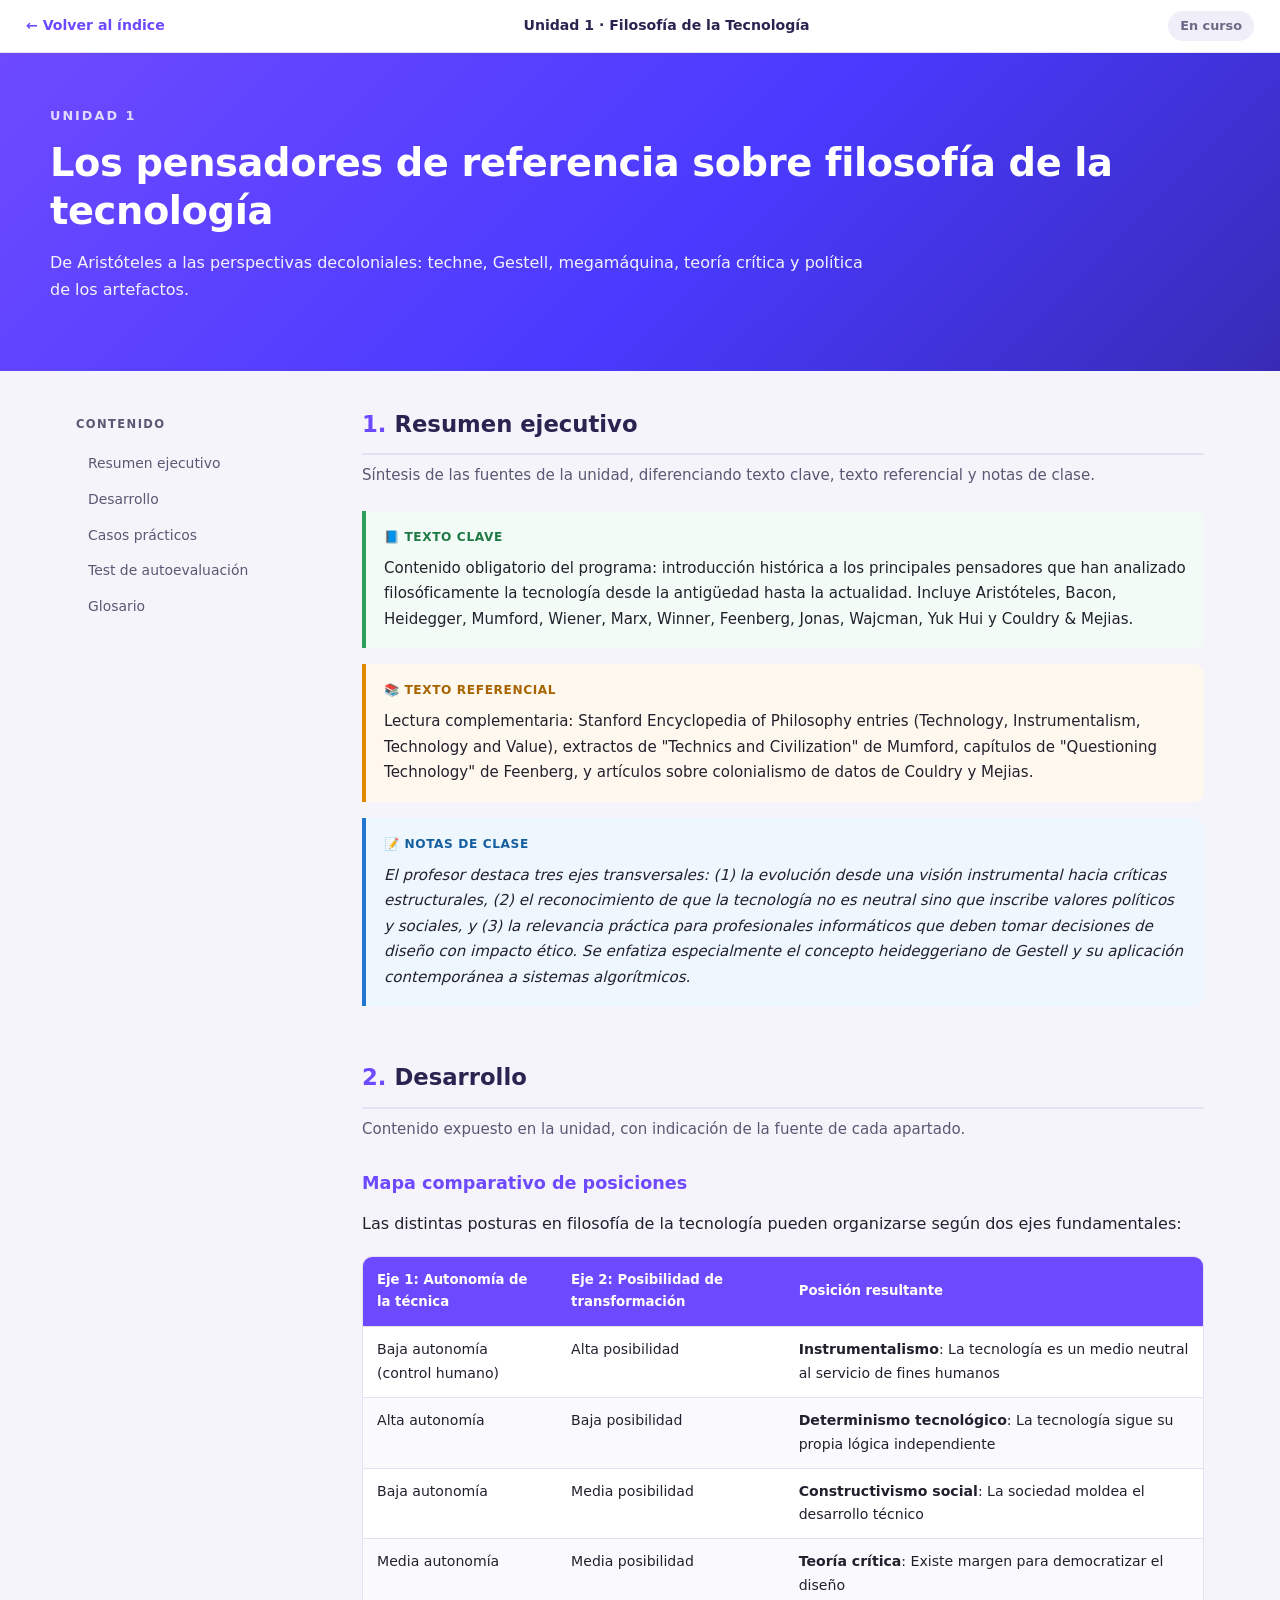
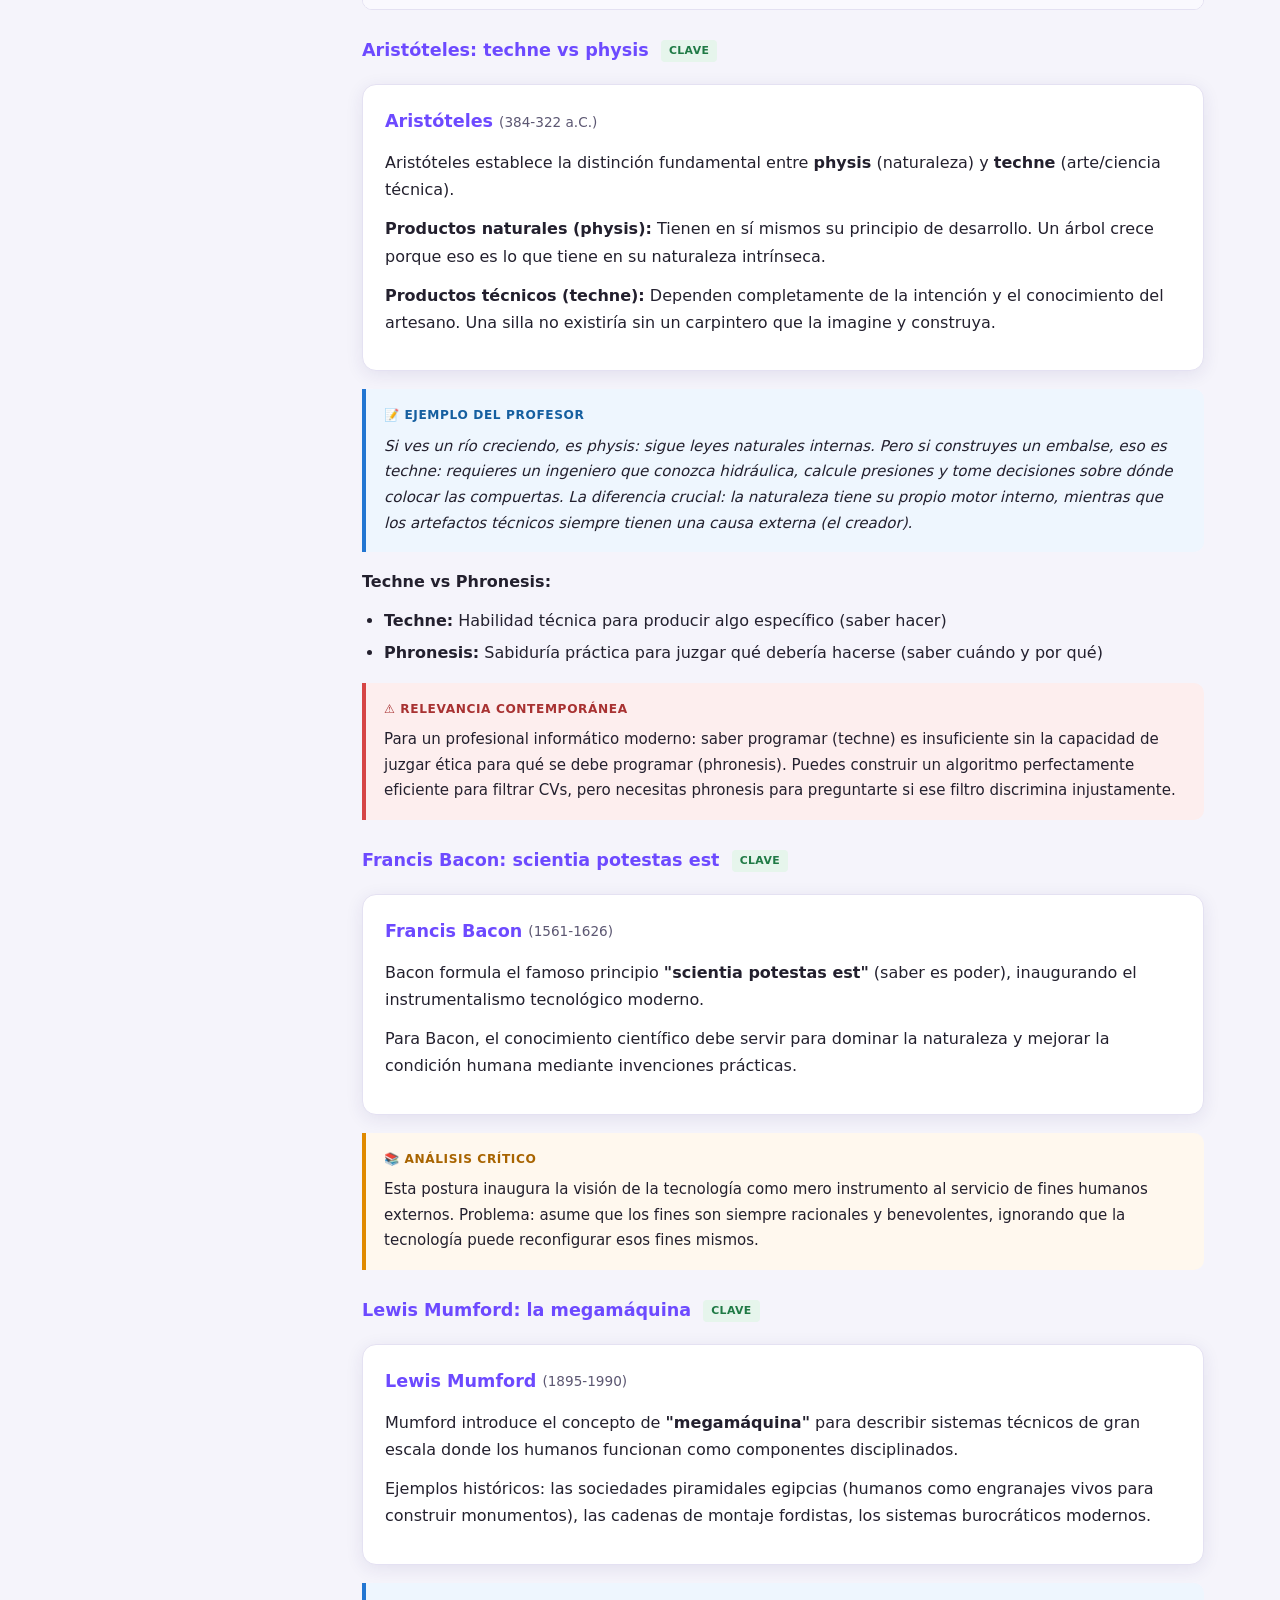
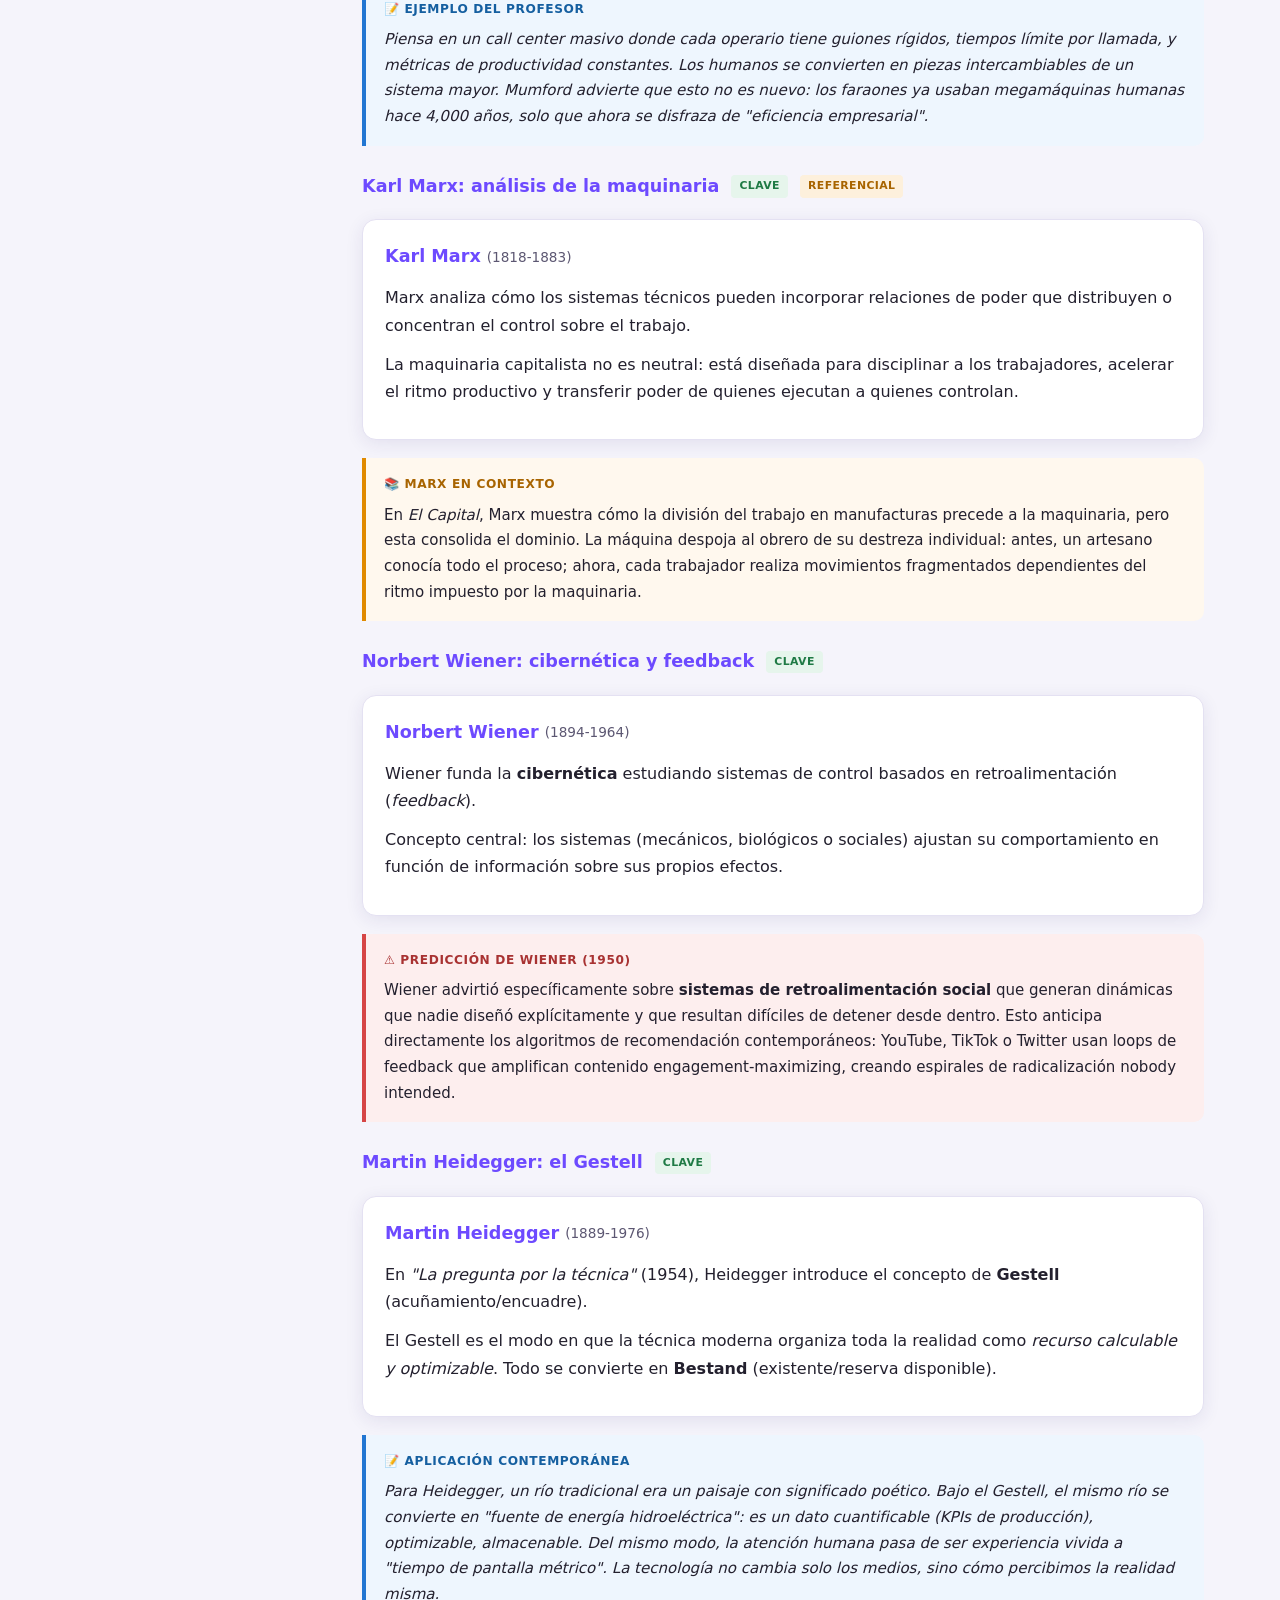
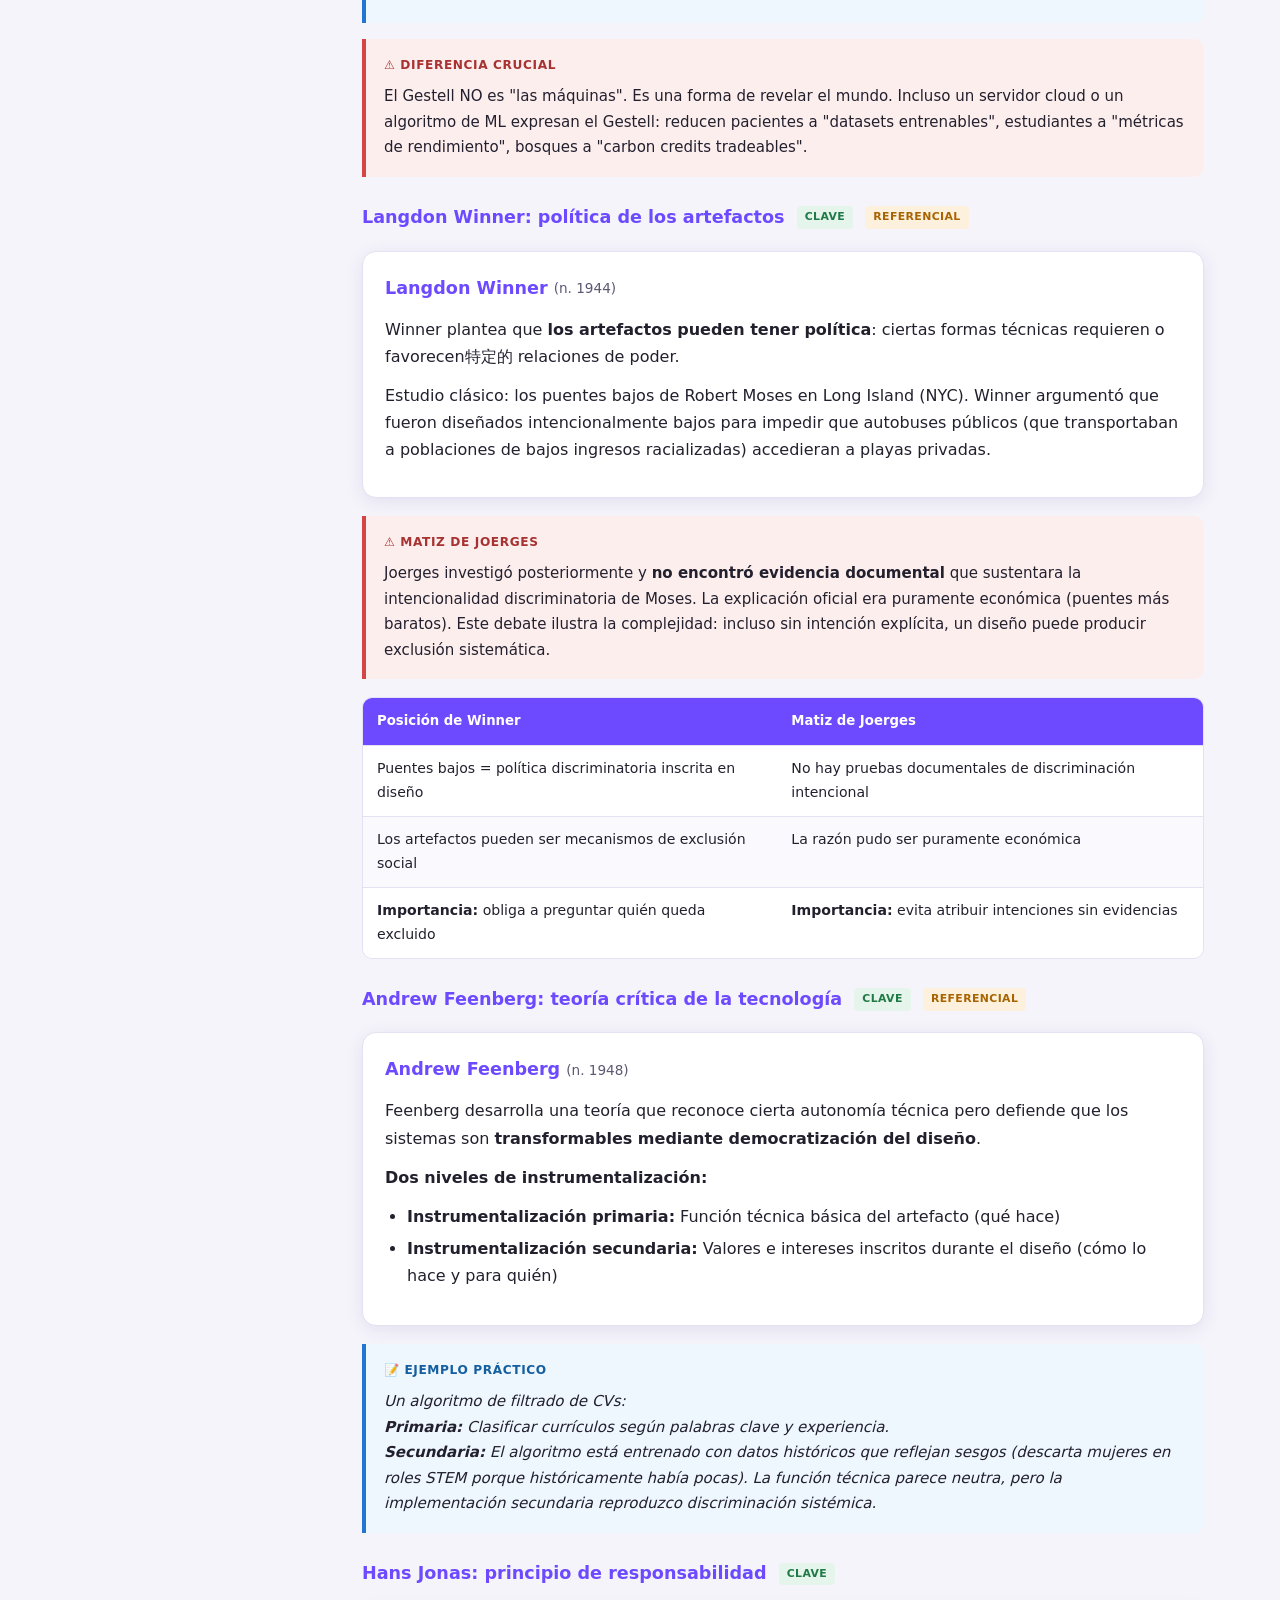
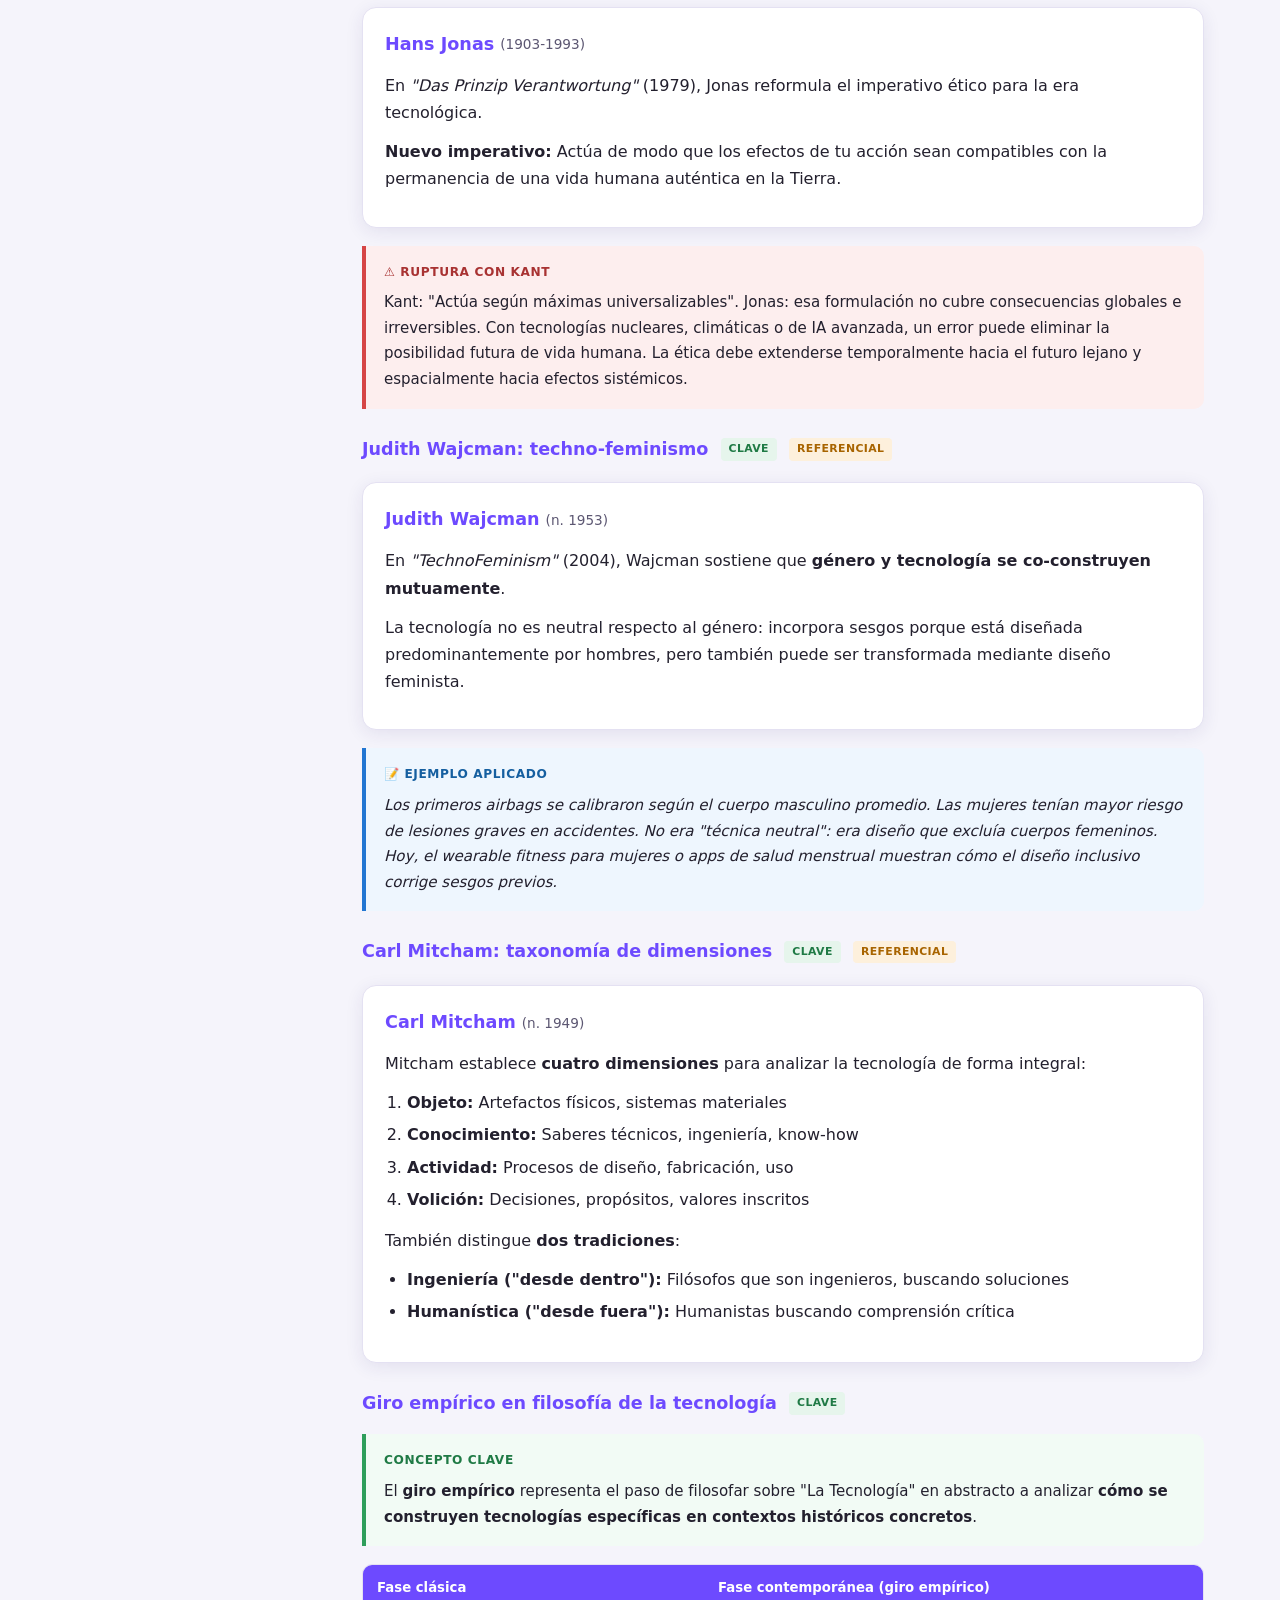
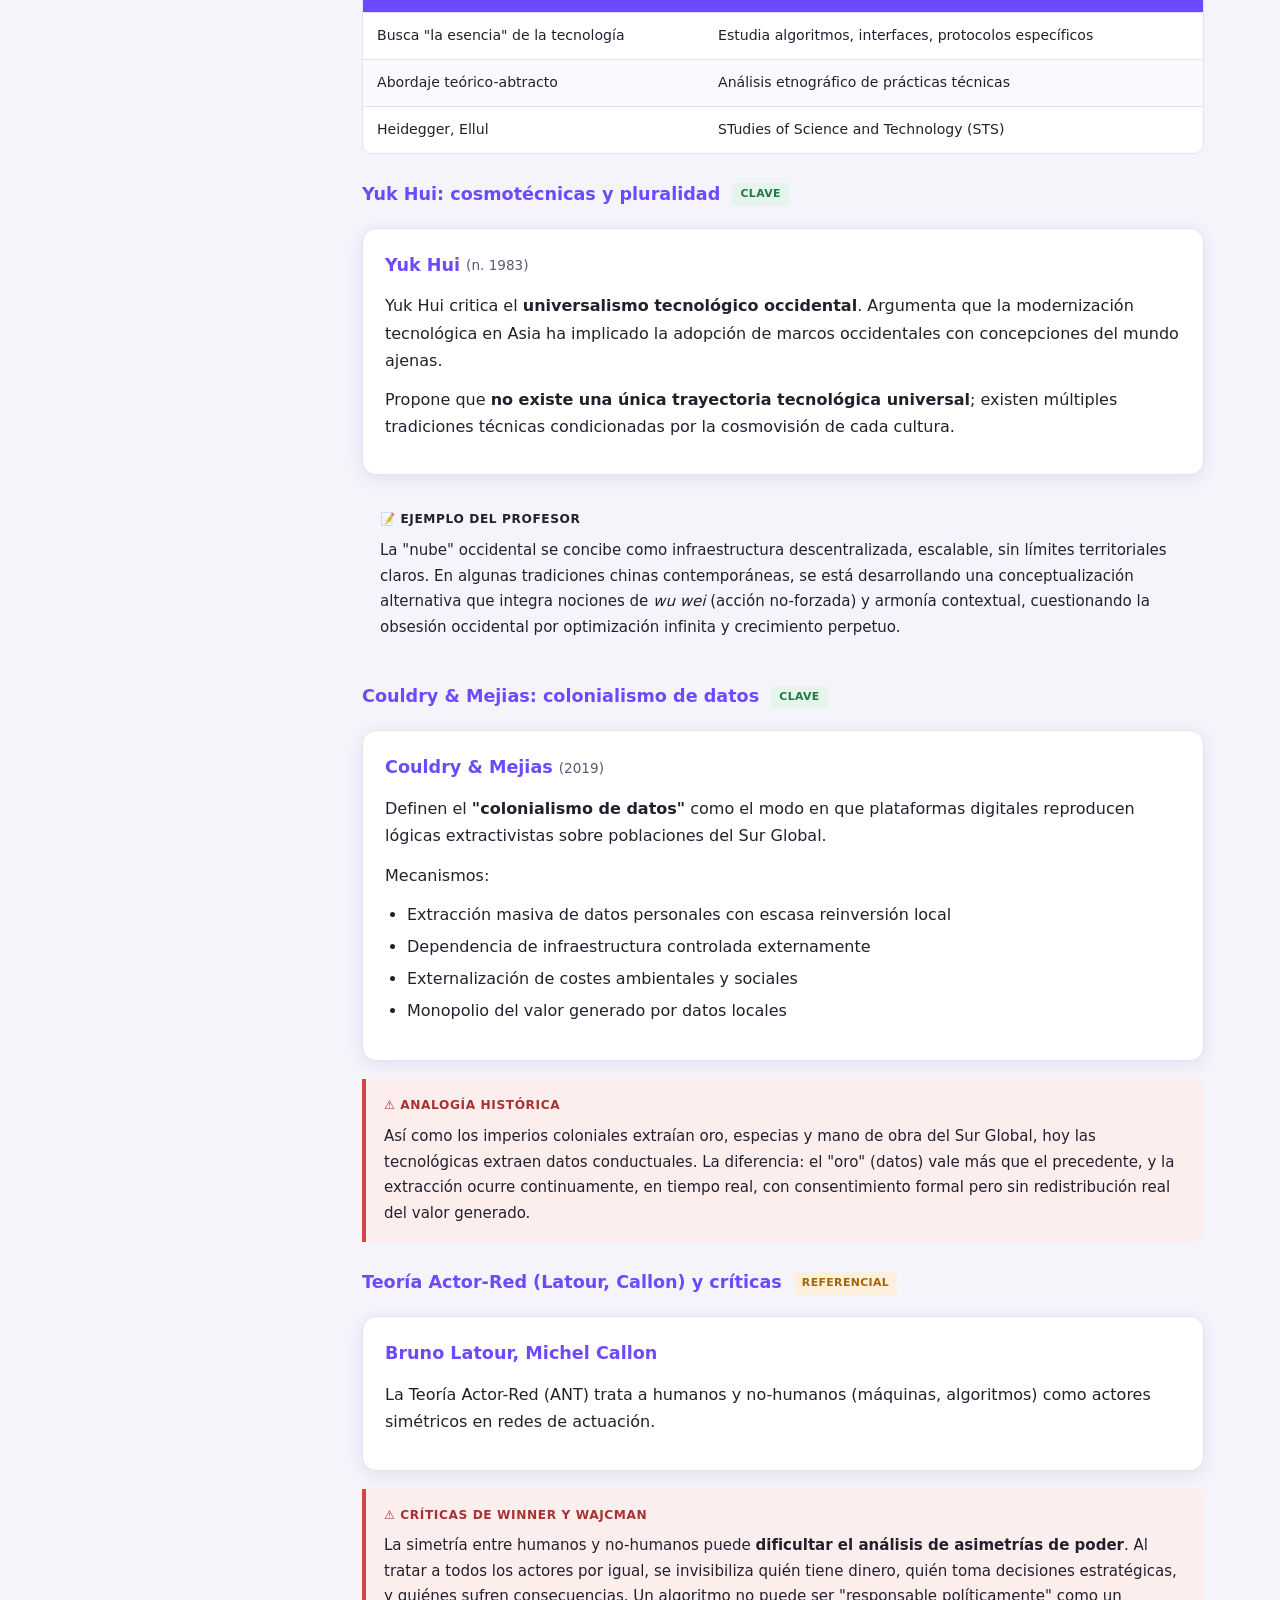
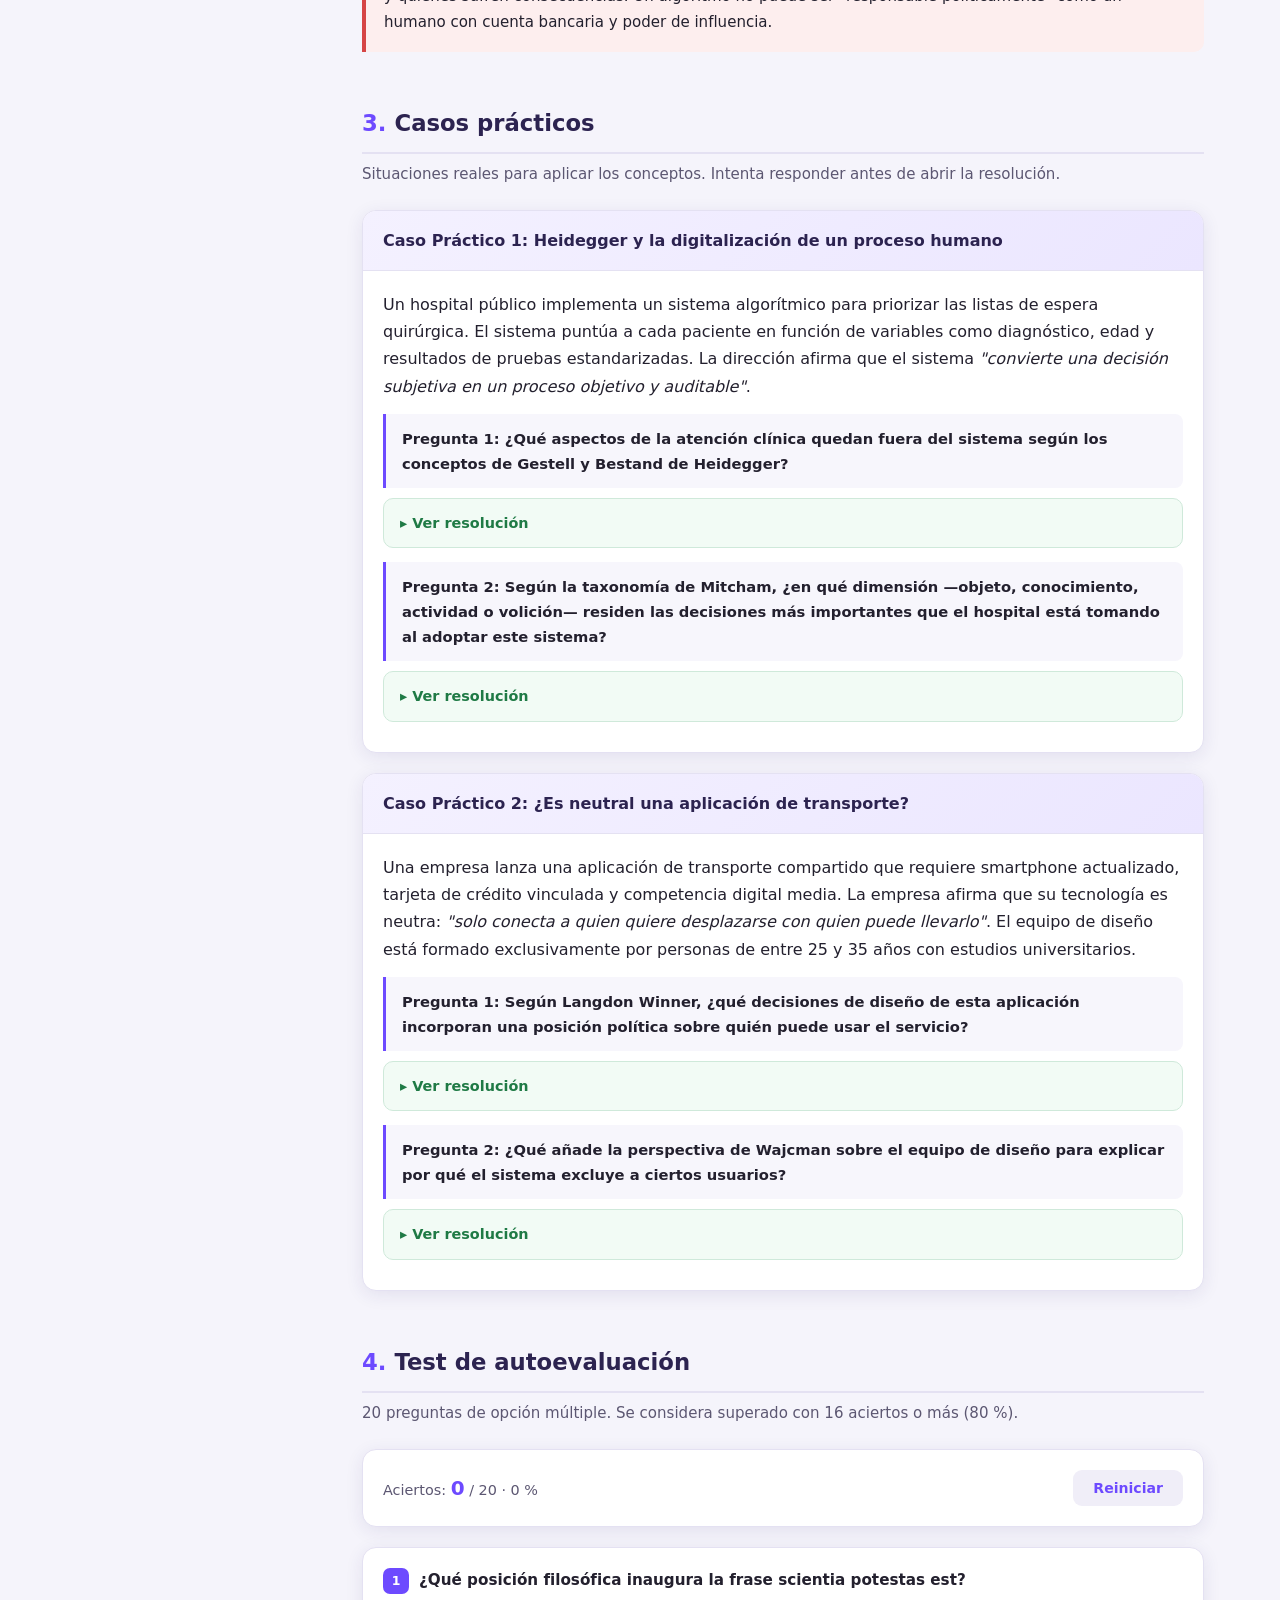
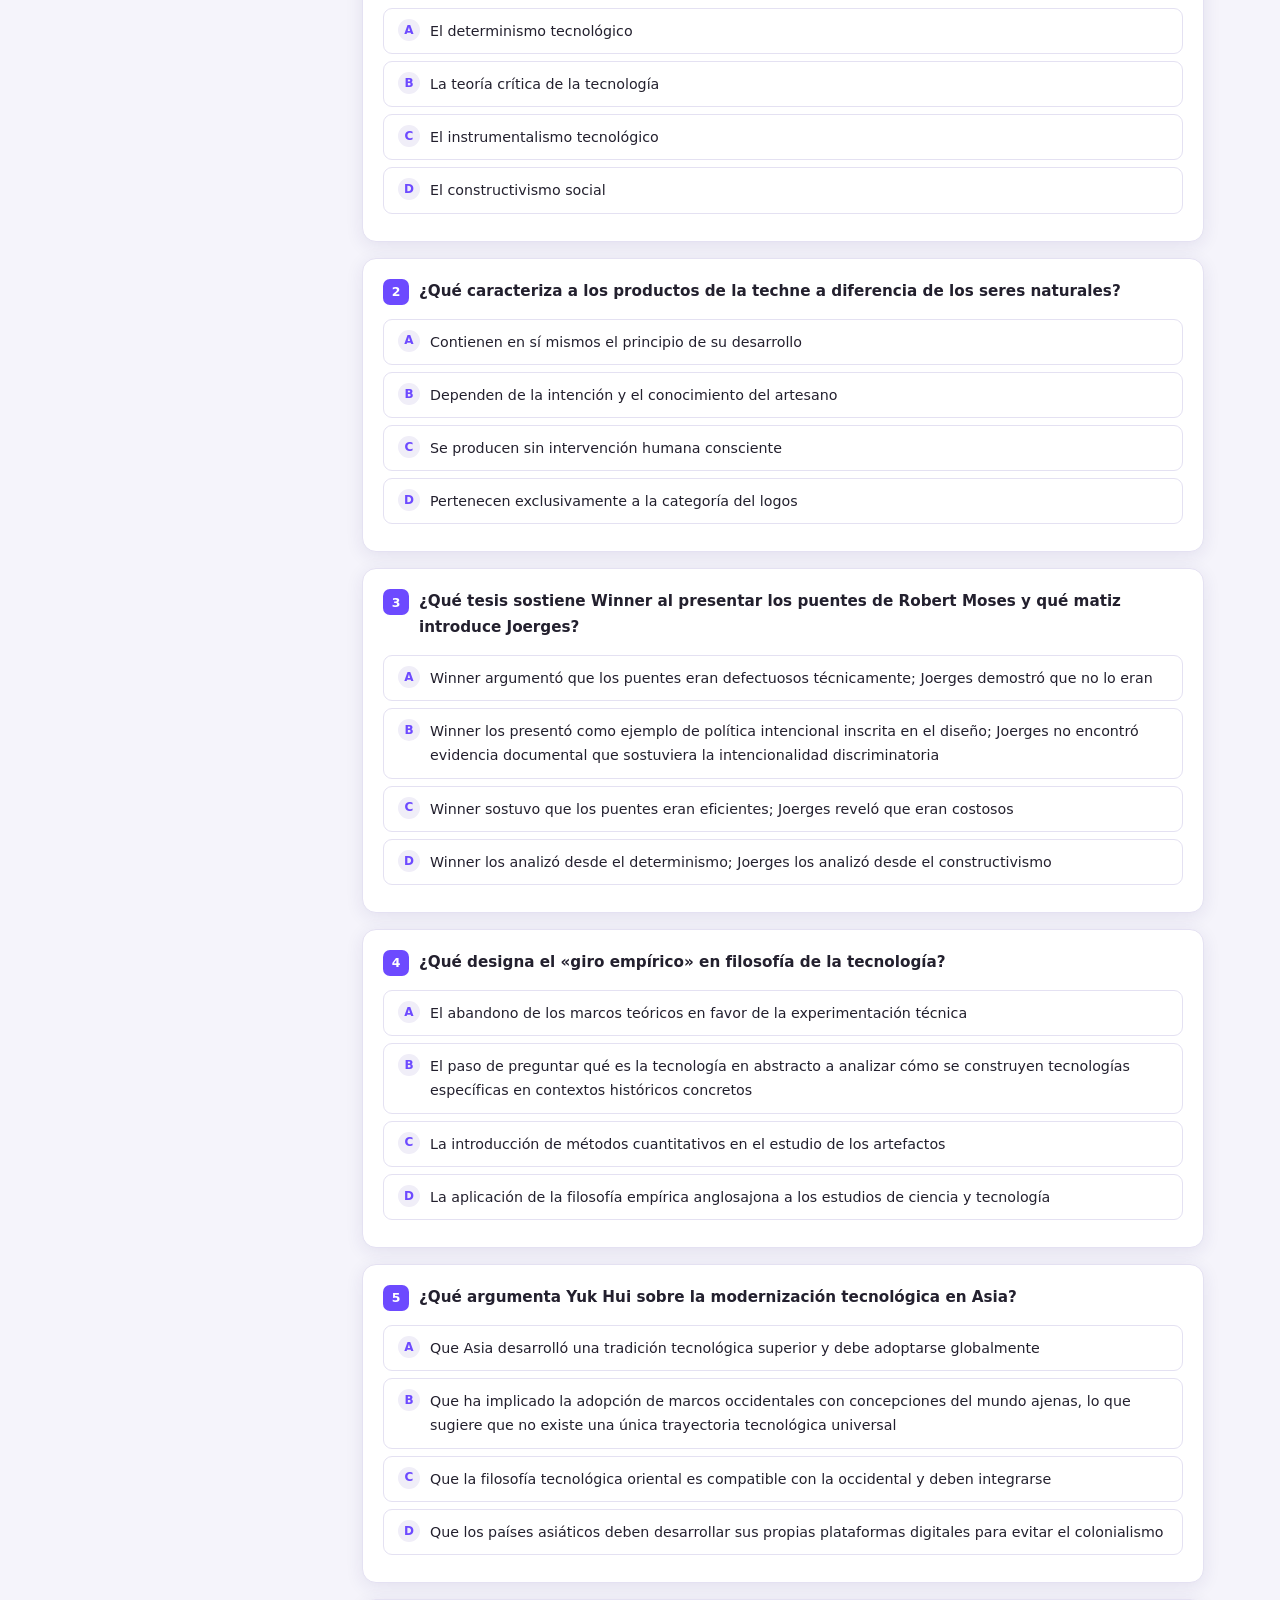
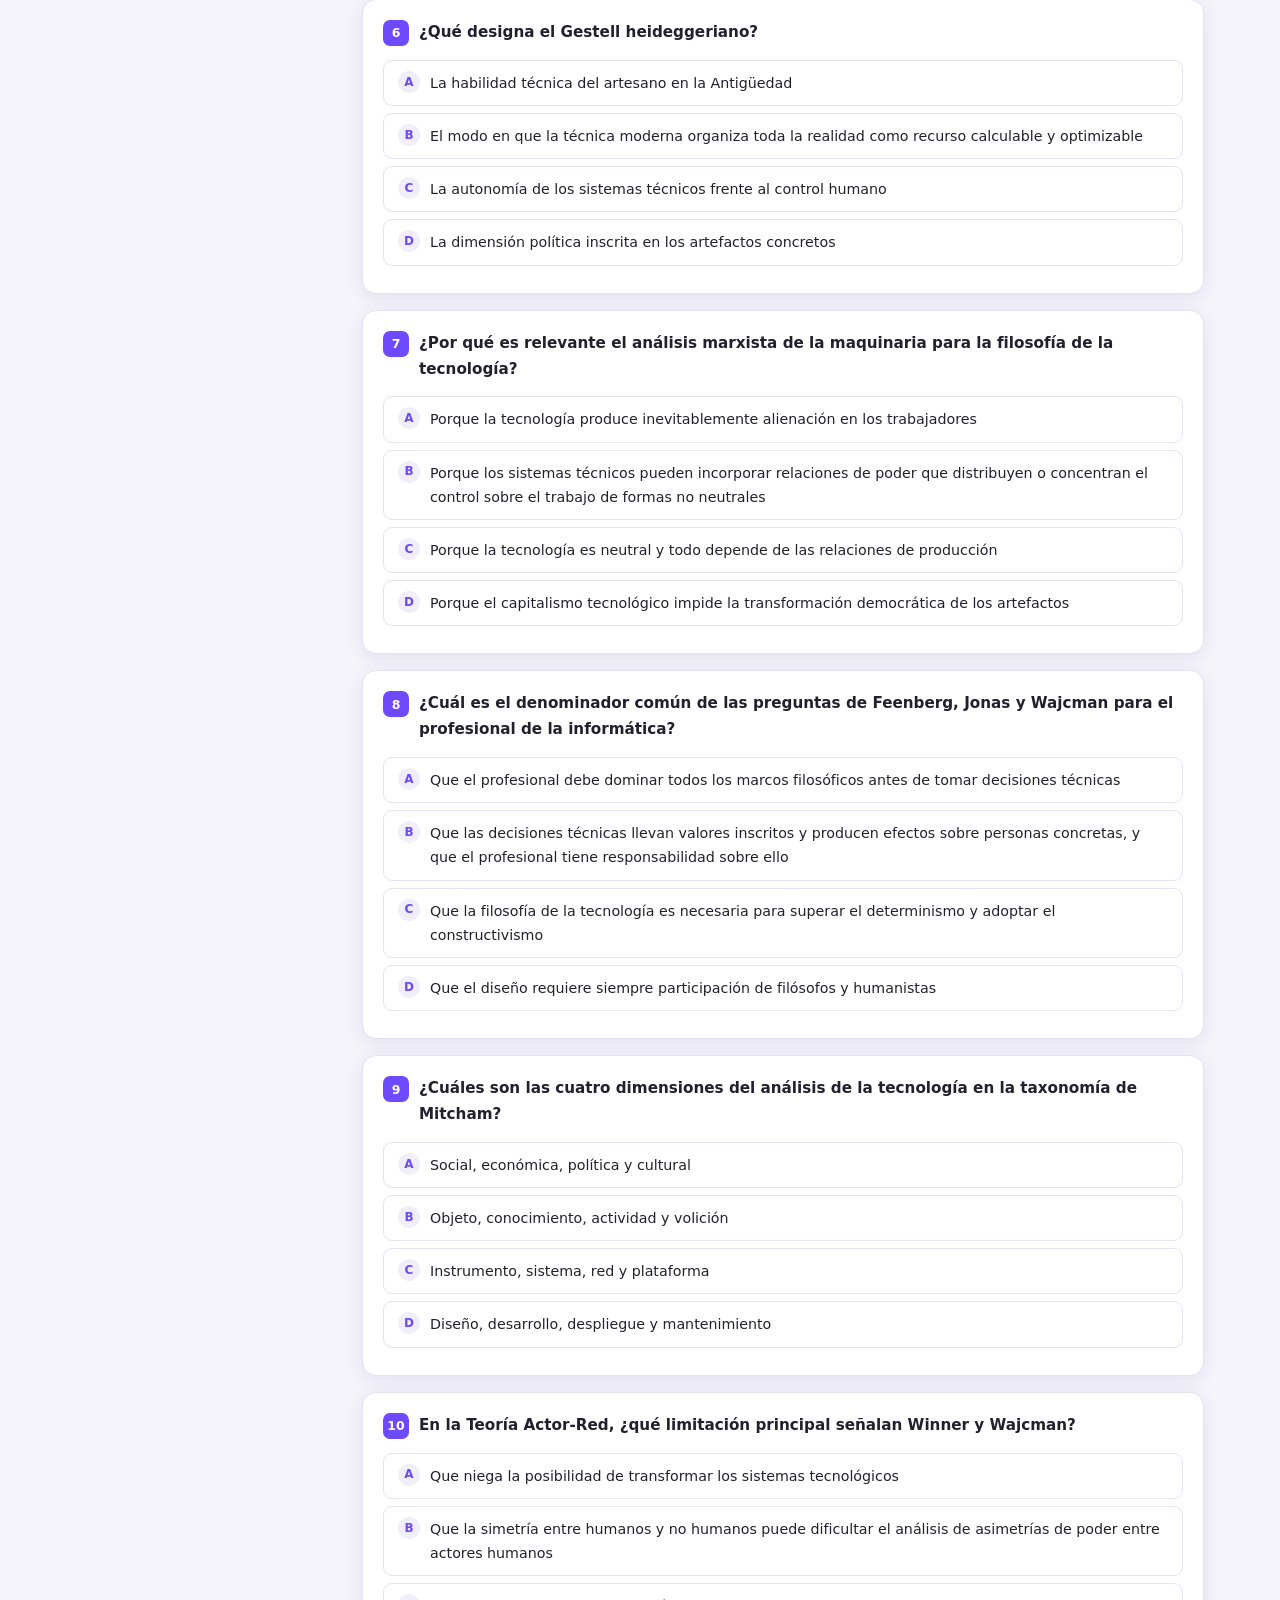
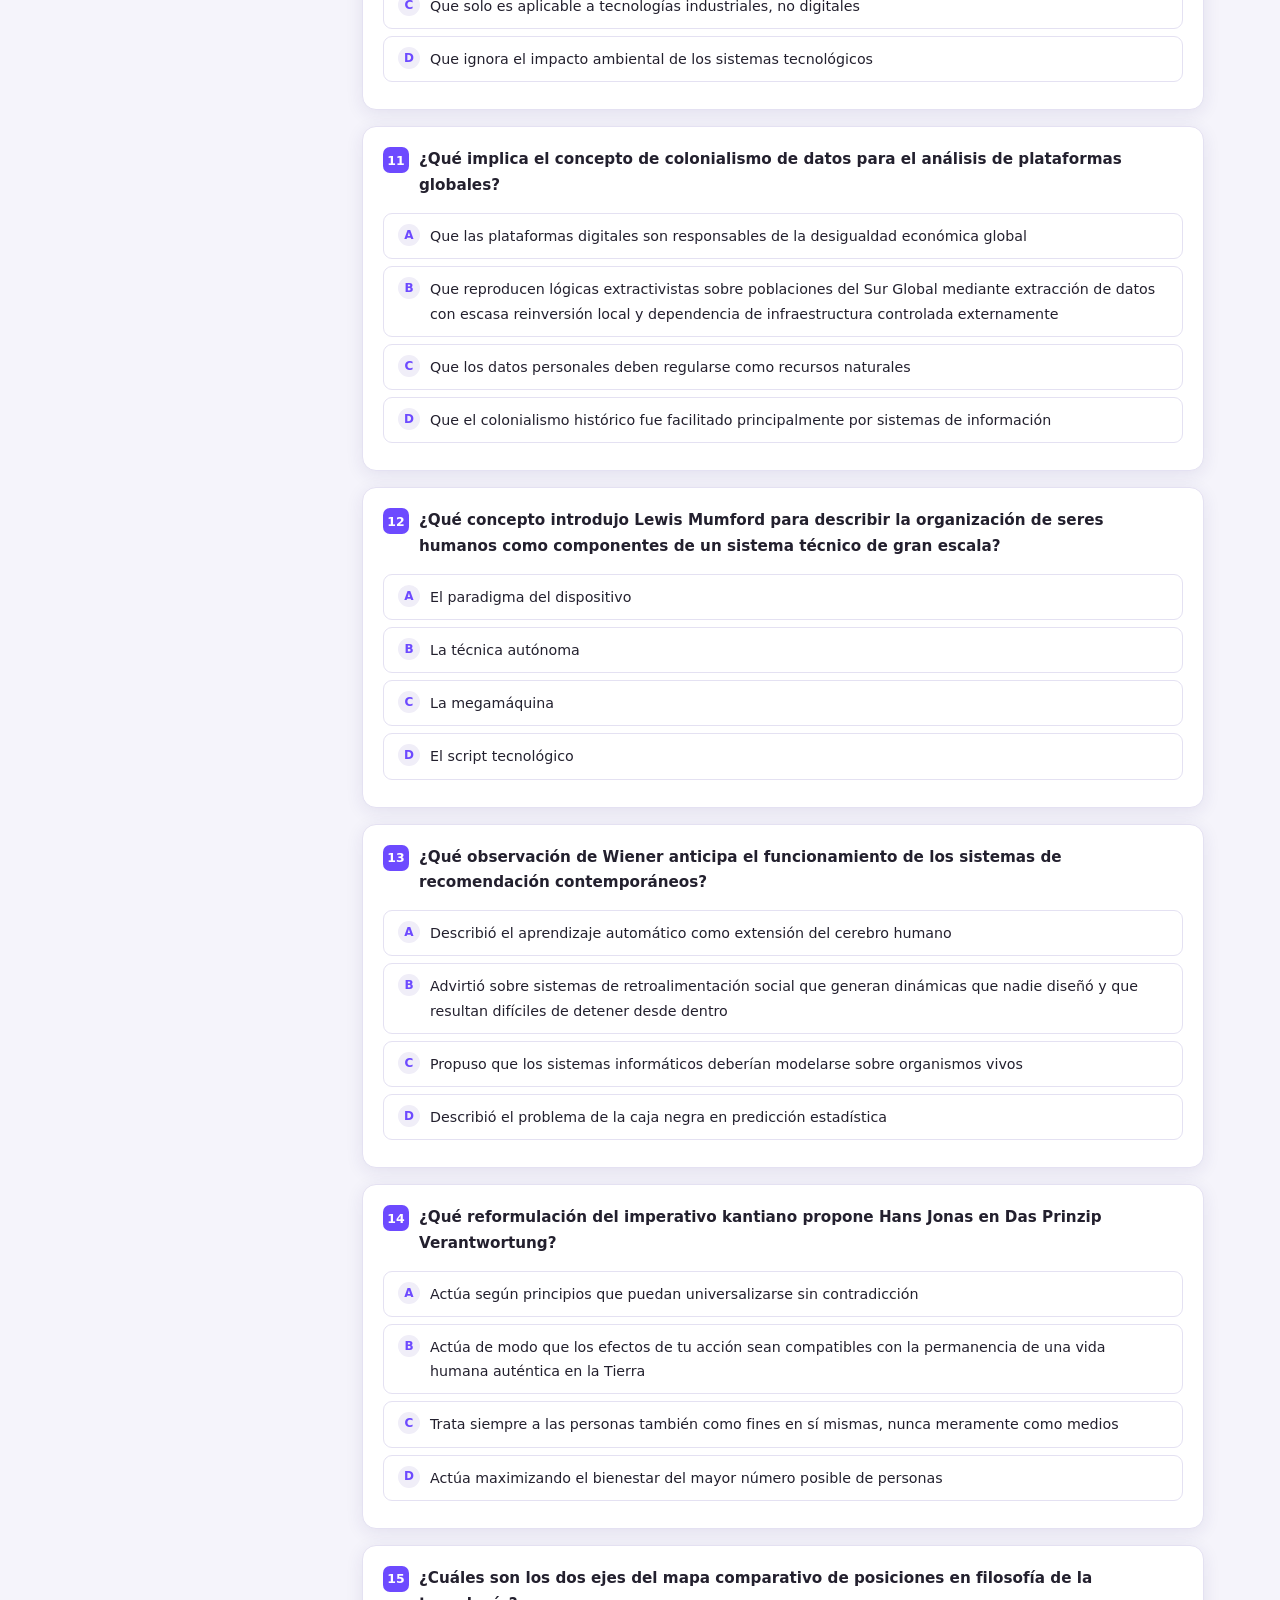
<file: filo/temas/tema1.html>
<!DOCTYPE html>
<html lang="es">
<head>
<meta charset="UTF-8">
<meta name="viewport" content="width=device-width, initial-scale=1.0">
<title>Los pensadores de referencia sobre filosofía de la tecnología · Filosofía de la Tecnología</title>
<style>
:root{
  --purple:#6d4aff;--purple-dark:#4a3aff;--purple-deep:#2c2350;
  --bg:#f5f4fb;--card:#fff;--ink:#23202e;--ink-soft:#5c5772;--line:#e4e1f2;
  --green:#2e9e5b;--amber:#e08a00;--blue:#2276d2;--red:#d64545;
  --radius:14px;--shadow:0 4px 18px rgba(45,32,110,.09);
}
*{margin:0;padding:0;box-sizing:border-box}
body{font-family:'Segoe UI',system-ui,-apple-system,Roboto,Helvetica,Arial,sans-serif;
  background:var(--bg);color:var(--ink);line-height:1.7;}

/* ---------- BARRA SUPERIOR ---------- */
.topbar{position:sticky;top:0;z-index:60;background:rgba(255,255,255,.94);
  backdrop-filter:blur(10px);border-bottom:1px solid var(--line);
  padding:11px 26px;display:flex;align-items:center;justify-content:space-between;gap:16px;}
.topbar a.back{color:var(--purple);text-decoration:none;font-weight:650;font-size:.88rem}
.topbar a.back:hover{text-decoration:underline}
.topbar .brand{font-weight:700;color:var(--purple-deep);font-size:.88rem}
.status{font-size:.8rem;font-weight:650;padding:4px 12px;border-radius:99px;
  background:#f0eef8;color:#6d6885}
.status.ok{background:#dff3e6;color:#177a41}

/* ---------- HERO ---------- */
.hero{background:linear-gradient(135deg,#6d4aff 0%,#4a3aff 55%,#372bb5 100%);
  color:#fff;padding:52px 26px 56px;}
.hero .wrap{max-width:1180px;margin:0 auto}
.hero .kicker{font-size:.8rem;letter-spacing:2px;text-transform:uppercase;
  opacity:.8;font-weight:600;margin-bottom:12px}
.hero h1{font-size:clamp(1.6rem,3.4vw,2.4rem);font-weight:800;letter-spacing:-.4px;line-height:1.25}
.hero p{margin-top:14px;max-width:820px;opacity:.93;font-size:1rem}

/* ---------- LAYOUT ---------- */
.layout{max-width:1180px;margin:0 auto;padding:0 26px;display:grid;
  grid-template-columns:250px 1fr;gap:36px;align-items:start}
nav.toc{position:sticky;top:70px;padding:26px 0 60px;font-size:.87rem}
nav.toc h4{font-size:.72rem;letter-spacing:1.4px;text-transform:uppercase;
  color:var(--ink-soft);margin-bottom:12px}
nav.toc a{display:block;color:var(--ink-soft);text-decoration:none;
  padding:6px 10px;border-left:2px solid transparent;border-radius:0 6px 6px 0;
  transition:all .15s}
nav.toc a:hover{color:var(--purple);background:#f0eef8}
nav.toc a.active{color:var(--purple);border-left-color:var(--purple);
  background:#f0eef8;font-weight:650}
main{padding:34px 0 70px;min-width:0}

/* ---------- SECCIONES ---------- */
section{margin-bottom:52px;scroll-margin-top:80px}
h2{font-size:1.42rem;font-weight:750;color:var(--purple-deep);
  margin-bottom:8px;padding-bottom:10px;border-bottom:2px solid var(--line)}
h2 .n{color:var(--purple);font-weight:800;margin-right:8px}
.lead{color:var(--ink-soft);font-size:.94rem;margin-bottom:22px}
h3{font-size:1.1rem;font-weight:700;color:var(--purple);margin:26px 0 12px}
h4{font-size:.98rem;font-weight:700;color:var(--purple-deep);margin:18px 0 8px}
p{margin-bottom:12px}
ul,ol{margin:0 0 14px 22px}
li{margin:5px 0}

/* ---------- ETIQUETAS DE FUENTE ---------- */
.src{display:inline-block;font-size:.68rem;font-weight:700;letter-spacing:.4px;
  padding:2px 8px;border-radius:4px;margin-left:6px;vertical-align:middle;
  text-transform:uppercase}
.src.clave{background:#e6f5ec;color:#1f7a45}
.src.ref{background:#fdf0dc;color:#a86400}
.src.clase{background:#e3f0fd;color:#155fa0}

/* ---------- CAJAS DE CONTENIDO ---------- */
.box{border-radius:0 10px 10px 0;padding:16px 18px;margin:16px 0;font-size:.94rem}
.box .lbl{font-weight:700;font-size:.76rem;letter-spacing:.6px;
  text-transform:uppercase;display:block;margin-bottom:8px}
.box.clave{background:#f2fbf5;border-left:4px solid var(--green)}
.box.clave .lbl{color:#1f7a45}
.box.ref{background:#fff8ee;border-left:4px solid var(--amber)}
.box.ref .lbl{color:#a86400}
.box.clase{background:#eef6fe;border-left:4px solid var(--blue);font-style:italic}
.box.clase .lbl{color:#155fa0;font-style:normal}
.box.warn{background:#fdeeee;border-left:4px solid var(--red)}
.box.warn .lbl{color:#a83232}

/* ---------- TARJETAS DE AUTOR ---------- */
.author{background:var(--card);border:1px solid var(--line);border-radius:var(--radius);
  padding:22px;box-shadow:var(--shadow);margin:18px 0}
.author > h3{margin-top:0;display:flex;flex-wrap:wrap;align-items:center;gap:6px}
.author .dates{font-weight:400;color:var(--ink-soft);font-size:.85rem}

/* ---------- TABLAS ---------- */
.tw{overflow-x:auto;margin:18px 0;border-radius:10px;border:1px solid var(--line)}
table{width:100%;border-collapse:collapse;font-size:.88rem;background:#fff;min-width:560px}
th{background:var(--purple);color:#fff;text-align:left;padding:12px 14px;
  font-weight:650;font-size:.83rem}
td{padding:11px 14px;border-top:1px solid var(--line);vertical-align:top}
tr:nth-child(even) td{background:#faf9fe}

/* ---------- CASOS PRÁCTICOS ---------- */
.case{background:var(--card);border:1px solid var(--line);border-radius:var(--radius);
  box-shadow:var(--shadow);margin:20px 0;overflow:hidden}
.case .head{background:linear-gradient(135deg,#f4f1ff,#ebe6ff);
  padding:16px 20px;border-bottom:1px solid var(--line)}
.case .head h3{margin:0;font-size:1rem;color:var(--purple-deep)}
.case .body{padding:20px}
.q{background:#f7f6fc;border-left:3px solid var(--purple);padding:12px 16px;
  border-radius:0 8px 8px 0;margin:14px 0 8px;font-weight:600;font-size:.92rem}
details{background:#f2fbf5;border:1px solid #cfe9da;border-radius:10px;
  padding:12px 16px;margin:10px 0}
details summary{cursor:pointer;font-weight:650;color:#1f7a45;font-size:.9rem;
  list-style:none}
details summary::-webkit-details-marker{display:none}
details summary::before{content:"▸ ";font-weight:700}
details[open] summary::before{content:"▾ "}
details .ans{padding-top:12px;font-size:.92rem;color:var(--ink)}

/* ---------- TEST INTERACTIVO ---------- */
.test-head{background:var(--card);border:1px solid var(--line);border-radius:var(--radius);
  padding:20px;box-shadow:var(--shadow);margin-bottom:20px;
  display:flex;flex-wrap:wrap;gap:18px;align-items:center;justify-content:space-between}
.score{font-size:.9rem;color:var(--ink-soft)}
.score b{color:var(--purple);font-size:1.25rem}
.btn{border:none;border-radius:9px;padding:10px 20px;font-size:.88rem;font-weight:650;
  cursor:pointer;transition:all .15s;font-family:inherit}
.btn.primary{background:var(--purple);color:#fff}
.btn.primary:hover{background:var(--purple-dark)}
.btn.ghost{background:#f0eef8;color:var(--purple)}
.btn.ghost:hover{background:#e4e0f5}
.quiz{background:var(--card);border:1px solid var(--line);border-radius:var(--radius);
  padding:20px;box-shadow:var(--shadow);margin-bottom:16px}
.quiz .qtext{font-weight:650;font-size:.95rem;margin-bottom:14px;
  display:flex;gap:10px;align-items:flex-start}
.quiz .qnum{flex:0 0 26px;height:26px;border-radius:7px;background:var(--purple);
  color:#fff;display:grid;place-items:center;font-size:.78rem;font-weight:700}
.opt{display:flex;gap:10px;align-items:flex-start;padding:10px 14px;margin:7px 0;
  border:1px solid var(--line);border-radius:9px;cursor:pointer;
  transition:all .13s;font-size:.89rem;background:#fff}
.opt:hover{border-color:#cfc7f5;background:#faf9fe}
.opt .letter{flex:0 0 22px;height:22px;border-radius:50%;background:#f0eef8;
  color:var(--purple);display:grid;place-items:center;font-size:.75rem;font-weight:700}
.opt.correct{border-color:var(--green);background:#eefaf2}
.opt.correct .letter{background:var(--green);color:#fff}
.opt.wrong{border-color:var(--red);background:#fdeeee}
.opt.wrong .letter{background:var(--red);color:#fff}
.opt.locked{cursor:default}
.explain{margin-top:12px;padding:12px 14px;border-radius:9px;background:#f2fbf5;
  border-left:3px solid var(--green);font-size:.87rem;color:var(--ink);display:none}
.explain.show{display:block}
.explain b{color:#1f7a45}

/* ---------- GLOSARIO ---------- */
.glos{display:grid;grid-template-columns:repeat(auto-fill,minmax(280px,1fr));gap:14px}
.gitem{background:var(--card);border:1px solid var(--line);border-radius:11px;
  padding:15px;box-shadow:0 2px 8px rgba(45,32,110,.05);transition:transform .15s}
.gitem:hover{transform:translateY(-2px)}
.gitem strong{display:block;color:var(--purple);font-size:.95rem;margin-bottom:6px}
.gitem span{font-size:.85rem;color:var(--ink-soft)}
.gitem em{display:block;margin-top:7px;font-size:.75rem;color:#9691ad;font-style:normal}

/* ---------- NAV INFERIOR ---------- */
.pager{display:flex;justify-content:space-between;gap:14px;margin-top:40px;
  padding-top:26px;border-top:2px solid var(--line);flex-wrap:wrap}
.pager a{text-decoration:none;color:var(--purple);font-weight:650;font-size:.9rem;
  padding:10px 18px;border-radius:9px;background:#f0eef8}
.pager a:hover{background:#e4e0f5}

footer{background:var(--purple-deep);color:#cfc9e8;padding:30px 26px;
  text-align:center;font-size:.83rem}
footer strong{color:#fff;display:block;margin-bottom:5px}

@media(max-width:900px){
  .layout{grid-template-columns:1fr;gap:0}
  nav.toc{position:static;padding:20px 0 0;border-bottom:1px solid var(--line)}
  nav.toc a{display:inline-block;border-left:none;border-bottom:2px solid transparent;
    padding:5px 8px}
  nav.toc a.active{border-left:none;border-bottom-color:var(--purple)}
}
</style>
</head>
<body>

<div class="topbar">
  <a class="back" href="../index.html">← Volver al índice</a>
  <div class="brand">Unidad 1 · Filosofía de la Tecnología</div>
  <div class="status" id="status">En curso</div>
</div>

<header class="hero">
  <div class="wrap">
    <div class="kicker">Unidad 1</div>
    <h1>Los pensadores de referencia sobre filosofía de la tecnología</h1>
    <p>De Aristóteles a las perspectivas decoloniales: techne, Gestell, megamáquina, teoría crítica y política de los artefactos.</p>
  </div>
</header>

<div class="layout">
  <nav class="toc">
    <h4>Contenido</h4>
    <a href="#resumen">Resumen ejecutivo</a>
    <a href="#desarrollo">Desarrollo</a>
    <a href="#casos">Casos prácticos</a>
    <a href="#test">Test de autoevaluación</a>
    <a href="#glosario">Glosario</a>
  </nav>

  <main>

    <!-- ===== RESUMEN ===== -->
    <section id="resumen">
      <h2><span class="n">1.</span>Resumen ejecutivo</h2>
      <p class="lead">Síntesis de las fuentes de la unidad, diferenciando texto clave, texto referencial y notas de clase.</p>
      
      <div class="box clave">
        <span class="lbl">📘 Texto clave</span>
        Contenido obligatorio del programa: introducción histórica a los principales pensadores que han analizado filosóficamente la tecnología desde la antigüedad hasta la actualidad. Incluye Aristóteles, Bacon, Heidegger, Mumford, Wiener, Marx, Winner, Feenberg, Jonas, Wajcman, Yuk Hui y Couldry &amp; Mejias.
      </div>

      <div class="box ref">
        <span class="lbl">📚 Texto referencial</span>
        Lectura complementaria: Stanford Encyclopedia of Philosophy entries (Technology, Instrumentalism, Technology and Value), extractos de "Technics and Civilization" de Mumford, capítulos de "Questioning Technology" de Feenberg, y artículos sobre colonialismo de datos de Couldry y Mejias.
      </div>

      <div class="box clase">
        <span class="lbl">📝 Notas de clase</span>
        El profesor destaca tres ejes transversales: (1) la evolución desde una visión instrumental hacia críticas estructurales, (2) el reconocimiento de que la tecnología no es neutral sino que inscribe valores políticos y sociales, y (3) la relevancia práctica para profesionales informáticos que deben tomar decisiones de diseño con impacto ético. Se enfatiza especialmente el concepto heideggeriano de Gestell y su aplicación contemporánea a sistemas algorítmicos.
      </div>
    </section>

    <!-- ===== DESARROLLO ===== -->
    <section id="desarrollo">
      <h2><span class="n">2.</span>Desarrollo</h2>
      <p class="lead">Contenido expuesto en la unidad, con indicación de la fuente de cada apartado.</p>

      <h3>Mapa comparativo de posiciones</h3>
      <p>Las distintas posturas en filosofía de la tecnología pueden organizarse según dos ejes fundamentales:</p>
      
      <div class="tw">
        <table>
          <thead>
            <tr>
              <th>Eje 1: Autonomía de la técnica</th>
              <th>Eje 2: Posibilidad de transformación</th>
              <th>Posición resultante</th>
            </tr>
          </thead>
          <tbody>
            <tr>
              <td>Baja autonomía (control humano)</td>
              <td>Alta posibilidad</td>
              <td><strong>Instrumentalismo</strong>: La tecnología es un medio neutral al servicio de fines humanos</td>
            </tr>
            <tr>
              <td>Alta autonomía</td>
              <td>Baja posibilidad</td>
              <td><strong>Determinismo tecnológico</strong>: La tecnología sigue su propia lógica independiente</td>
            </tr>
            <tr>
              <td>Baja autonomía</td>
              <td>Media posibilidad</td>
              <td><strong>Constructivismo social</strong>: La sociedad moldea el desarrollo técnico</td>
            </tr>
            <tr>
              <td>Media autonomía</td>
              <td>Media posibilidad</td>
              <td><strong>Teoría crítica</strong>: Existe margen para democratizar el diseño</td>
            </tr>
          </tbody>
        </table>
      </div>

      <h3>Aristóteles: techne vs physis <span class="src clave">Clave</span></h3>
      <div class="author">
        <h3>Aristóteles <span class="dates">(384-322 a.C.)</span></h3>
        <p>Aristóteles establece la distinción fundamental entre <strong>physis</strong> (naturaleza) y <strong>techne</strong> (arte/ciencia técnica).</p>
        
        <p><strong>Productos naturales (physis):</strong> Tienen en sí mismos su principio de desarrollo. Un árbol crece porque eso es lo que tiene en su naturaleza intrínseca.</p>
        <p><strong>Productos técnicos (techne):</strong> Dependen completamente de la intención y el conocimiento del artesano. Una silla no existiría sin un carpintero que la imagine y construya.</p>
      </div>

      <div class="box clase">
        <span class="lbl">📝 Ejemplo del profesor</span>
        Si ves un río creciendo, es physis: sigue leyes naturales internas. Pero si construyes un embalse, eso es techne: requieres un ingeniero que conozca hidráulica, calcule presiones y tome decisiones sobre dónde colocar las compuertas. La diferencia crucial: la naturaleza tiene su propio motor interno, mientras que los artefactos técnicos siempre tienen una causa externa (el creador).
      </div>

      <p><strong>Techne vs Phronesis:</strong></p>
      <ul>
        <li><strong>Techne:</strong> Habilidad técnica para producir algo específico (saber hacer)</li>
        <li><strong>Phronesis:</strong> Sabiduría práctica para juzgar qué debería hacerse (saber cuándo y por qué)</li>
      </ul>

      <div class="box warn">
        <span class="lbl">⚠️ Relevancia contemporánea</span>
        Para un profesional informático moderno: saber programar (techne) es insuficiente sin la capacidad de juzgar ética para qué se debe programar (phronesis). Puedes construir un algoritmo perfectamente eficiente para filtrar CVs, pero necesitas phronesis para preguntarte si ese filtro discrimina injustamente.
      </div>

      <h3>Francis Bacon: scientia potestas est <span class="src clave">Clave</span></h3>
      <div class="author">
        <h3>Francis Bacon <span class="dates">(1561-1626)</span></h3>
        <p>Bacon formula el famoso principio <strong>"scientia potestas est"</strong> (saber es poder), inaugurando el instrumentalismo tecnológico moderno.</p>
        <p>Para Bacon, el conocimiento científico debe servir para dominar la naturaleza y mejorar la condición humana mediante invenciones prácticas.</p>
      </div>

      <div class="box ref">
        <span class="lbl">📚 Análisis crítico</span>
        Esta postura inaugura la visión de la tecnología como mero instrumento al servicio de fines humanos externos. Problema: asume que los fines son siempre racionales y benevolentes, ignorando que la tecnología puede reconfigurar esos fines mismos.
      </div>

      <h3>Lewis Mumford: la megamáquina <span class="src clave">Clave</span></h3>
      <div class="author">
        <h3>Lewis Mumford <span class="dates">(1895-1990)</span></h3>
        <p>Mumford introduce el concepto de <strong>"megamáquina"</strong> para describir sistemas técnicos de gran escala donde los humanos funcionan como componentes disciplinados.</p>
        <p>Ejemplos históricos: las sociedades piramidales egipcias (humanos como engranajes vivos para construir monumentos), las cadenas de montaje fordistas, los sistemas burocráticos modernos.</p>
      </div>

      <div class="box clase">
        <span class="lbl">📝 Ejemplo del profesor</span>
        Piensa en un call center masivo donde cada operario tiene guiones rígidos, tiempos límite por llamada, y métricas de productividad constantes. Los humanos se convierten en piezas intercambiables de un sistema mayor. Mumford advierte que esto no es nuevo: los faraones ya usaban megamáquinas humanas hace 4,000 años, solo que ahora se disfraza de "eficiencia empresarial".
      </div>

      <h3>Karl Marx: análisis de la maquinaria <span class="src clave">Clave</span> <span class="src ref">Referencial</span></h3>
      <div class="author">
        <h3>Karl Marx <span class="dates">(1818-1883)</span></h3>
        <p>Marx analiza cómo los sistemas técnicos pueden incorporar relaciones de poder que distribuyen o concentran el control sobre el trabajo.</p>
        <p>La maquinaria capitalista no es neutral: está diseñada para disciplinar a los trabajadores, acelerar el ritmo productivo y transferir poder de quienes ejecutan a quienes controlan.</p>
      </div>

      <div class="box ref">
        <span class="lbl">📚 Marx en contexto</span>
        En <em>El Capital</em>, Marx muestra cómo la división del trabajo en manufacturas precede a la maquinaria, pero esta consolida el dominio. La máquina despoja al obrero de su destreza individual: antes, un artesano conocía todo el proceso; ahora, cada trabajador realiza movimientos fragmentados dependientes del ritmo impuesto por la maquinaria.
      </div>

      <h3>Norbert Wiener: cibernética y feedback <span class="src clave">Clave</span></h3>
      <div class="author">
        <h3>Norbert Wiener <span class="dates">(1894-1964)</span></h3>
        <p>Wiener funda la <strong>cibernética</strong> estudiando sistemas de control basados en retroalimentación (<em>feedback</em>).</p>
        <p>Concepto central: los sistemas (mecánicos, biológicos o sociales) ajustan su comportamiento en función de información sobre sus propios efectos.</p>
      </div>

      <div class="box warn">
        <span class="lbl">⚠️ Predicción de Wiener (1950)</span>
        Wiener advirtió específicamente sobre <strong>sistemas de retroalimentación social</strong> que generan dinámicas que nadie diseñó explícitamente y que resultan difíciles de detener desde dentro. Esto anticipa directamente los algoritmos de recomendación contemporáneos: YouTube, TikTok o Twitter usan loops de feedback que amplifican contenido engagement-maximizing, creando espirales de radicalización nobody intended.
      </div>

      <h3>Martin Heidegger: el Gestell <span class="src clave">Clave</span></h3>
      <div class="author">
        <h3>Martin Heidegger <span class="dates">(1889-1976)</span></h3>
        <p>En <em>"La pregunta por la técnica"</em> (1954), Heidegger introduce el concepto de <strong>Gestell</strong> (acuñamiento/encuadre).</p>
        <p>El Gestell es el modo en que la técnica moderna organiza toda la realidad como <em>recurso calculable y optimizable</em>. Todo se convierte en <strong>Bestand</strong> (existente/reserva disponible).</p>
      </div>

      <div class="box clase">
        <span class="lbl">📝 Aplicación contemporánea</span>
        Para Heidegger, un río tradicional era un paisaje con significado poético. Bajo el Gestell, el mismo río se convierte en "fuente de energía hidroeléctrica": es un dato cuantificable (KPIs de producción), optimizable, almacenable. Del mismo modo, la atención humana pasa de ser experiencia vivida a "tiempo de pantalla métrico". La tecnología no cambia solo los medios, sino cómo <em>percibimos</em> la realidad misma.
      </div>

      <div class="box warn">
        <span class="lbl">⚠️ Diferencia crucial</span>
        El Gestell NO es "las máquinas". Es una forma de revelar el mundo. Incluso un servidor cloud o un algoritmo de ML expresan el Gestell: reducen pacientes a "datasets entrenables", estudiantes a "métricas de rendimiento", bosques a "carbon credits tradeables".
      </div>

      <h3>Langdon Winner: política de los artefactos <span class="src clave">Clave</span> <span class="src ref">Referencial</span></h3>
      <div class="author">
        <h3>Langdon Winner <span class="dates">(n. 1944)</span></h3>
        <p>Winner plantea que <strong>los artefactos pueden tener política</strong>: ciertas formas técnicas requieren o favorecen特定的 relaciones de poder.</p>
        <p>Estudio clásico: los puentes bajos de Robert Moses en Long Island (NYC). Winner argumentó que fueron diseñados intencionalmente bajos para impedir que autobuses públicos (que transportaban a poblaciones de bajos ingresos racializadas) accedieran a playas privadas.</p>
      </div>

      <div class="box warn">
        <span class="lbl">⚠️ Matiz de Joerges</span>
        Joerges investigó posteriormente y <strong>no encontró evidencia documental</strong> que sustentara la intencionalidad discriminatoria de Moses. La explicación oficial era puramente económica (puentes más baratos). Este debate ilustra la complejidad: incluso sin intención explícita, un diseño puede producir exclusión sistemática.
      </div>

      <div class="tw">
        <table>
          <thead>
            <tr>
              <th>Posición de Winner</th>
              <th>Matiz de Joerges</th>
            </tr>
          </thead>
          <tbody>
            <tr>
              <td>Puentes bajos = política discriminatoria inscrita en diseño</td>
              <td>No hay pruebas documentales de discriminación intencional</td>
            </tr>
            <tr>
              <td>Los artefactos pueden ser mecanismos de exclusión social</td>
              <td>La razón pudo ser puramente económica</td>
            </tr>
            <tr>
              <td><strong>Importancia:</strong> obliga a preguntar quién queda excluido</td>
              <td><strong>Importancia:</strong> evita atribuir intenciones sin evidencias</td>
            </tr>
          </tbody>
        </table>
      </div>

      <h3>Andrew Feenberg: teoría crítica de la tecnología <span class="src clave">Clave</span> <span class="src ref">Referencial</span></h3>
      <div class="author">
        <h3>Andrew Feenberg <span class="dates">(n. 1948)</span></h3>
        <p>Feenberg desarrolla una teoría que reconoce cierta autonomía técnica pero defiende que los sistemas son <strong>transformables mediante democratización del diseño</strong>.</p>
        <p><strong>Dos niveles de instrumentalización:</strong></p>
        <ul>
          <li><strong>Instrumentalización primaria:</strong> Función técnica básica del artefacto (qué hace)</li>
          <li><strong>Instrumentalización secundaria:</strong> Valores e intereses inscritos durante el diseño (cómo lo hace y para quién)</li>
        </ul>
      </div>

      <div class="box clase">
        <span class="lbl">📝 Ejemplo práctico</span>
        Un algoritmo de filtrado de CVs:<br>
        <strong>Primaria:</strong> Clasificar currículos según palabras clave y experiencia.<br>
        <strong>Secundaria:</strong> El algoritmo está entrenado con datos históricos que reflejan sesgos (descarta mujeres en roles STEM porque históricamente había pocas). La función técnica parece neutra, pero la implementación secundaria reproduzco discriminación sistémica.
      </div>

      <h3>Hans Jonas: principio de responsabilidad <span class="src clave">Clave</span></h3>
      <div class="author">
        <h3>Hans Jonas <span class="dates">(1903-1993)</span></h3>
        <p>En <em>"Das Prinzip Verantwortung"</em> (1979), Jonas reformula el imperativo ético para la era tecnológica.</p>
        <p><strong>Nuevo imperativo:</strong> Actúa de modo que los efectos de tu acción sean compatibles con la permanencia de una vida humana auténtica en la Tierra.</p>
      </div>

      <div class="box warn">
        <span class="lbl">⚠️ Ruptura con Kant</span>
        Kant: "Actúa según máximas universalizables". Jonas: esa formulación no cubre consecuencias globales e irreversibles. Con tecnologías nucleares, climáticas o de IA avanzada, un error puede eliminar la posibilidad futura de vida humana. La ética debe extenderse temporalmente hacia el futuro lejano y espacialmente hacia efectos sistémicos.
      </div>

      <h3>Judith Wajcman: techno-feminismo <span class="src clave">Clave</span> <span class="src ref">Referencial</span></h3>
      <div class="author">
        <h3>Judith Wajcman <span class="dates">(n. 1953)</span></h3>
        <p>En <em>"TechnoFeminism"</em> (2004), Wajcman sostiene que <strong>género y tecnología se co-construyen mutuamente</strong>.</p>
        <p>La tecnología no es neutral respecto al género: incorpora sesgos porque está diseñada predominantemente por hombres, pero también puede ser transformada mediante diseño feminista.</p>
      </div>

      <div class="box clase">
        <span class="lbl">📝 Ejemplo aplicado</span>
        Los primeros airbags se calibraron según el cuerpo masculino promedio. Las mujeres tenían mayor riesgo de lesiones graves en accidentes. No era "técnica neutral": era diseño que excluía cuerpos femeninos. Hoy, el wearable fitness para mujeres o apps de salud menstrual muestran cómo el diseño inclusivo corrige sesgos previos.
      </div>

      <h3>Carl Mitcham: taxonomía de dimensiones <span class="src clave">Clave</span> <span class="src ref">Referencial</span></h3>
      <div class="author">
        <h3>Carl Mitcham <span class="dates">(n. 1949)</span></h3>
        <p>Mitcham establece <strong>cuatro dimensiones</strong> para analizar la tecnología de forma integral:</p>
        <ol>
          <li><strong>Objeto:</strong> Artefactos físicos, sistemas materiales</li>
          <li><strong>Conocimiento:</strong> Saberes técnicos, ingeniería, know-how</li>
          <li><strong>Actividad:</strong> Procesos de diseño, fabricación, uso</li>
          <li><strong>Volición:</strong> Decisiones, propósitos, valores inscritos</li>
        </ol>
        <p>También distingue <strong>dos tradiciones</strong>:</p>
        <ul>
          <li><strong>Ingeniería ("desde dentro"):</strong> Filósofos que son ingenieros, buscando soluciones</li>
          <li><strong>Humanística ("desde fuera"):</strong> Humanistas buscando comprensión crítica</li>
        </ul>
      </div>

      <h3>Giro empírico en filosofía de la tecnología <span class="src clave">Clave</span></h3>
      <div class="box clave">
        <span class="lbl">Concepto clave</span>
        El <strong>giro empírico</strong> representa el paso de filosofar sobre "La Tecnología" en abstracto a analizar <strong>cómo se construyen tecnologías específicas en contextos históricos concretos</strong>.
      </div>

      <div class="tw">
        <table>
          <thead>
            <tr>
              <th>Fase clásica</th>
              <th>Fase contemporánea (giro empírico)</th>
            </tr>
          </thead>
          <tbody>
            <tr>
              <td>Busca "la esencia" de la tecnología</td>
              <td>Estudia algoritmos, interfaces, protocolos específicos</td>
            </tr>
            <tr>
              <td>Abordaje teórico-abtracto</td>
              <td>Análisis etnográfico de prácticas técnicas</td>
            </tr>
            <tr>
              <td>Heidegger, Ellul</td>
              <td>STudies of Science and Technology (STS)</td>
            </tr>
          </tbody>
        </table>
      </div>

      <h3>Yuk Hui: cosmotécnicas y pluralidad <span class="src clave">Clave</span></h3>
      <div class="author">
        <h3>Yuk Hui <span class="dates">(n. 1983)</span></h3>
        <p>Yuk Hui critica el <strong>universalismo tecnológico occidental</strong>. Argumenta que la modernización tecnológica en Asia ha implicado la adopción de marcos occidentales con concepciones del mundo ajenas.</p>
        <p>Propone que <strong>no existe una única trayectoria tecnológica universal</strong>; existen múltiples tradiciones técnicas condicionadas por la cosmovisión de cada cultura.</p>
      </div>

      <div class="box classe">
        <span class="lbl">📝 Ejemplo del profesor</span>
        La "nube" occidental se concibe como infraestructura descentralizada, escalable, sin límites territoriales claros. En algunas tradiciones chinas contemporáneas, se está desarrollando una conceptualización alternativa que integra nociones de <em>wu wei</em> (acción no-forzada) y armonía contextual, cuestionando la obsesión occidental por optimización infinita y crecimiento perpetuo.
      </div>

      <h3>Couldry &amp; Mejias: colonialismo de datos <span class="src clave">Clave</span></h3>
      <div class="author">
        <h3>Couldry &amp; Mejias <span class="dates">(2019)</span></h3>
        <p>Definen el <strong>"colonialismo de datos"</strong> como el modo en que plataformas digitales reproducen lógicas extractivistas sobre poblaciones del Sur Global.</p>
        <p>Mecanismos:</p>
        <ul>
          <li>Extracción masiva de datos personales con escasa reinversión local</li>
          <li>Dependencia de infraestructura controlada externamente</li>
          <li>Externalización de costes ambientales y sociales</li>
          <li>Monopolio del valor generado por datos locales</li>
        </ul>
      </div>

      <div class="box warn">
        <span class="lbl">⚠️ Analogía histórica</span>
        Así como los imperios coloniales extraían oro, especias y mano de obra del Sur Global, hoy las tecnológicas extraen datos conductuales. La diferencia: el "oro" (datos) vale más que el precedente, y la extracción ocurre continuamente, en tiempo real, con consentimiento formal pero sin redistribución real del valor generado.
      </div>

      <h3>Teoría Actor-Red (Latour, Callon) y críticas <span class="src ref">Referencial</span></h3>
      <div class="author">
        <h3>Bruno Latour, Michel Callon</h3>
        <p>La Teoría Actor-Red (ANT) trata a humanos y no-humanos (máquinas, algoritmos) como actores simétricos en redes de actuación.</p>
      </div>

      <div class="box warn">
        <span class="lbl">⚠️ Críticas de Winner y Wajcman</span>
        La simetría entre humanos y no-humanos puede <strong>dificultar el análisis de asimetrías de poder</strong>. Al tratar a todos los actores por igual, se invisibiliza quién tiene dinero, quién toma decisiones estratégicas, y quiénes sufren consecuencias. Un algoritmo no puede ser "responsable políticamente" como un humano con cuenta bancaria y poder de influencia.
      </div>
    </section>

    <!-- ===== CASOS ===== -->
    <section id="casos">
      <h2><span class="n">3.</span>Casos prácticos</h2>
      <p class="lead">Situaciones reales para aplicar los conceptos. Intenta responder antes de abrir la resolución.</p>

      <div class="case">
        <div class="head">
          <h3>Caso Práctico 1: Heidegger y la digitalización de un proceso humano</h3>
        </div>
        <div class="body">
          <p>Un hospital público implementa un sistema algorítmico para priorizar las listas de espera quirúrgica. El sistema puntúa a cada paciente en función de variables como diagnóstico, edad y resultados de pruebas estandarizadas. La dirección afirma que el sistema <em>"convierte una decisión subjetiva en un proceso objetivo y auditable"</em>.</p>

          <div class="q">Pregunta 1: ¿Qué aspectos de la atención clínica quedan fuera del sistema según los conceptos de Gestell y Bestand de Heidegger?</div>
          <details>
            <summary>Ver resolución</summary>
            <div class="ans">
              <p>Según Heidegger, el <strong>Gestell</strong> transforma la realidad en <strong>Bestand</strong> (recursos cuantificables). En este caso:</p>
              <ul>
                <li><strong>Lo que se captura:</strong> Variables numéricas: diagnóstico codificado, edad, valores de laboratorio. Todos convertidos en "datasets entrenables".</li>
                <li><strong>Lo que queda fuera:</strong> 
                  <ul>
                    <li>Contexto socioeconómico del paciente (¿tiene apoyo familiar?)</li>
                    <li>Preferencias personales (¿prefiere calidad de vida sobre prolongación?)</li>
                    <li>Experiencia subjetiva del dolor (no reducible a escala Likert)</li>
                    <li>Complicaciones psicosociales (depresión, aislamiento)</li>
                    <li>Historia médica no codificada en el sistema</li>
                    <li>Calidad del trato médico-personal</li>
                  </ul>
                </li>
              </ul>
              <p><strong>Riesgo:</strong> Reducir la atención sanitaria a métricas optimizables oculta dimensiones esenciales de la práctica clínica que requieren juicio humano, empatía y discernimiento contextual.</p>
            </div>
          </details>

          <div class="q">Pregunta 2: Según la taxonomía de Mitcham, ¿en qué dimensión —objeto, conocimiento, actividad o volición— residen las decisiones más importantes que el hospital está tomando al adoptar este sistema?</div>
          <details>
            <summary>Ver resolución</summary>
            <div class="ans">
              <p>Las decisiones más importantes residen en la dimensión de <strong>volición</strong>:</p>
              <ul>
                <li><strong>Volición:</strong> Decidir qué valores priorizar (equidad vs eficiencia), quién define los criterios de ponderación, qué peso se da a variables potencialmente discriminatorias como la edad.</li>
                <li><strong>Problema:</strong> A menudo, decisiones de volición se camuflan como decisiones técnicas ("el algoritmo decide"), cuando en realidad reflejan elecciones normativas de gestores o desarrolladores.</li>
                <li><strong>Otras dimensiones involucradas:</strong> 
                  <ul>
                    <li><em>Objeto:</em> El software mismo</li>
                    <li><em>Conocimiento:</em> Modelos estadísticos de ML</li>
                    <li><em>Actividad:</em> Procesos de triage automatizado</li>
                  </ul>
                </li>
              </ul>
              <p><strong>Clave:</strong> Mitcham nos recuerda que no basta con analizar el objeto (el algoritmo); debemos examinar la volición (los valores que impulsa) y la actividad (cómo transforma la práctica médica).</p>
            </div>
          </details>
        </div>
      </div>

      <div class="case">
        <div class="head">
          <h3>Caso Práctico 2: ¿Es neutral una aplicación de transporte?</h3>
        </div>
        <div class="body">
          <p>Una empresa lanza una aplicación de transporte compartido que requiere smartphone actualizado, tarjeta de crédito vinculada y competencia digital media. La empresa afirma que su tecnología es neutra: <em>"solo conecta a quien quiere desplazarse con quien puede llevarlo"</em>. El equipo de diseño está formado exclusivamente por personas de entre 25 y 35 años con estudios universitarios.</p>

          <div class="q">Pregunta 1: Según Langdon Winner, ¿qué decisiones de diseño de esta aplicación incorporan una posición política sobre quién puede usar el servicio?</div>
          <details>
            <summary>Ver resolución</summary>
            <div class="ans">
              <p>Siguiendo a Winner, estas decisiones <strong>incorporan política inscrita en el diseño</strong>:</p>
              <ul>
                <li><strong>Requisito smartphone actualizado:</strong> Excluye a poblaciones de bajos ingresos que no pueden renovar dispositivos frecuentemente. Similar a puentes bajos que excluyen autobuses.</li>
                <li><strong>Carta de crédito vinculada:</strong> Excluye a población no bancarizada, inmigrantes indocumentados, jóvenes sin historial crediticio.</li>
                <li><strong>Competencia digital media:</strong> Excluye a mayores, personas con baja alfabetización digital, poblaciones rurales con acceso limitado a capacitación.</li>
              </ul>
              <p><strong>Política implícita:</strong> El servicio está diseñado para una clase media urbana, joven, educada. Las exclusiones no son accidentales: están codificadas en los requisitos técnicos.</p>
            </div>
          </details>

          <div class="q">Pregunta 2: ¿Qué añade la perspectiva de Wajcman sobre el equipo de diseño para explicar por qué el sistema excluye a ciertos usuarios?</div>
          <details>
            <summary>Ver resolución</summary>
            <div class="ans">
              <p>Wajcman aporta que <strong>género y tecnología se co-construyen</strong>:</p>
              <ul>
                <li><strong>Homogeneidad del equipo:</strong> Exclusivamente 25-35 años, universitarios. Probablemente mayoría masculina (sesgo de sector tech). Falta diversidad de edades, clases sociales, géneros, capacidades.</li>
                <li><strong>Ceguera de diseño:</strong> Un grupo homogéneo no percibe barreras que afectan a otros. Nunca experimentan exclusión por falta de banco, ni dificultades tecnológicas por edad.</li>
                <li><strong>Solución:</strong> Equipos diversos (género, clase, edad, discapacidad, origen) detectan exclusiones tempranas. Wajcman: la tecnología <em>puede</em> transformarse mediante diseño inclusivo consciente.</li>
              </ul>
              <p><strong>Lección:</strong> La neutralidad es imposible. Siempre habrá una perspectiva dominante inscrita. La cuestión ética es: ¿esa perspectiva representa a toda la usuaria o solo a una privilegiada minoría?</p>
            </div>
          </details>
        </div>
      </div>
    </section>

    <!-- ===== TEST ===== -->
    <section id="test">
      <h2><span class="n">4.</span>Test de autoevaluación</h2>
      <p class="lead">20 preguntas de opción múltiple. Se considera superado con 16 aciertos o más (80 %).</p>
      <div class="test-head">
        <div class="score">Aciertos: <b id="hitCount">0</b> / 20 · <span id="pct">0 %</span></div>
        <div style="display:flex;gap:10px">
          <button class="btn ghost" id="resetBtn">Reiniciar</button>
        </div>
      </div>
      <div id="quizBox"></div>
    </section>

    <!-- ===== GLOSARIO ===== -->
    <section id="glosario">
      <h2><span class="n">5.</span>Glosario</h2>
      <p class="lead">Términos y autores de la unidad.</p>

      <div class="glos">
        <div class="gitem">
          <strong>Gestell</strong>
          <span>Heidegger · Encuadre/revelación técnica que reduce todo a recurso</span>
          <em>Todo se convierte en Bestand (disponible/optimizables)</em>
        </div>
        <div class="gitem">
          <strong>Techne</strong>
          <span>Aristóteles · Saber técnico/productivo</span>
          <em>Depende del artesano, no de principios internos</em>
        </div>
        <div class="gitem">
          <strong>Phronesis</strong>
          <span>Aristóteles · Sabiduría práctica/ética</span>
          <em>Juzgar qué debe hacerse, no solo cómo hacerlo</em>
        </div>
        <div class="gitem">
          <strong>Megamáquina</strong>
          <span>Mumford · Sistema donde humanos son componentes</span>
          <em>Ej: cadenas de montaje, burocracias masivas</em>
        </div>
        <div class="gitem">
          <strong>Feedback</strong>
          <span>Wiener · Retroalimentación en sistemas</span>
          <em>Información sobre efectos que ajusta comportamiento</em>
        </div>
        <div class="gitem">
          <strong>Instrumentalismo</strong>
          <span>Bacon · Tecnología como medio neutral</span>
          <em>Scientia potestas est: saber es poder</em>
        </div>
        <div class="gitem">
          <strong>Bestand</strong>
          <span>Heidegger · Existente/reserva disponible</span>
          <em>Realidad reducida a recurso cuantificable</em>
        </div>
        <div class="gitem">
          <strong>Colonialismo de datos</strong>
          <span>Couldry &amp; Mejias · Extractivismo digital</span>
          <em>Plataformas extraen datos sin reinversión local</em>
        </div>
        <div class="gitem">
          <strong>Cosmotécnicas</strong>
          <span>Yuk Hui · Tecnologías culturalmente situadas</span>
          <em>No hay trayectoria tecnológica única universal</em>
        </div>
        <div class="gitem">
          <strong>Antropoceno</strong>
          <span>Geología · Era humana dominante</span>
          <em>Impacto tecnológico en escalas geológicas</em>
        </div>
      </div>

      <h3 style="margin-top:32px">Autores principales</h3>
      <div class="glos">
        <div class="gitem">
          <strong>Aristóteles</strong>
          <span>(384-322 a.C.) · Physis vs Techne · Ética nicomaquea</span>
          <em>Distingue naturaleza de producción técnica</em>
        </div>
        <div class="gitem">
          <strong>Martin Heidegger</strong>
          <span>(1889-1976) · Gestell · Ser y Tiempo</span>
          <em>La pregunta por la técnica (1954)</em>
        </div>
        <div class="gitem">
          <strong>Lewis Mumford</strong>
          <span>(1895-1990) · Megamáquina · Técnica y civilización</span>
          <em>Análisis histórico de sistemas técnicos</em>
        </div>
        <div class="gitem">
          <strong>Norbert Wiener</strong>
          <span>(1894-1964) · Cibernética</span>
          <em>Cybernetics or Control and Communication (1948)</em>
        </div>
        <div class="gitem">
          <strong>Langdon Winner</strong>
          <span>(n. 1944) · Política de artefactos</span>
          <em>"Do Artifacts Have Politics?" (1980)</em>
        </div>
        <div class="gitem">
          <strong>Andrew Feenberg</strong>
          <span>(n. 1948) · Teoría crítica</span>
          <em>Questioning Technology (1999)</em>
        </div>
        <div class="gitem">
          <strong>Hans Jonas</strong>
          <span>(1903-1993) · Principio responsabilidad</span>
          <em>Das Prinzip Verantwortung (1979)</em>
        </div>
        <div class="gitem">
          <strong>Judith Wajcman</strong>
          <span>(n. 1953) · TechnoFeminism</span>
          <em>TechnoFeminism (2004)</em>
        </div>
        <div class="gitem">
          <strong>Carl Mitcham</strong>
          <span>(n. 1949) · Taxonomía 4D</span>
          <em>Thinking Through Technology (1994)</em>
        </div>
        <div class="gitem">
          <strong>Yuk Hui</strong>
          <span>(n. 1983) · Cosmotécnicas</span>
          <em>The Question Concerning Technology in China (2016)</em>
        </div>
      </div>
    </section>

    <div class="pager">
      <a href="#" style="opacity:.5;pointer-events:none">← Unidad 0</a>
      <a href="tema2.html">Unidad 2 →</a>
    </div>

  </main>
</div>

<footer>
  <strong>Filosofía de la Tecnología · Unidad 1</strong>
  Universitas Europaea · Uso académico personal
</footer>

<script>
const QUESTIONS = [
  { q:"¿Qué posición filosófica inaugura la frase scientia potestas est?", opts:["El determinismo tecnológico","La teoría crítica de la tecnología","El instrumentalismo tecnológico","El constructivismo social"], ok:2, why:"Francis Bacon formuló 'scientia potestas est' (saber es poder), inaugurando la idea de que la tecnología es un medio al servicio de fines humanos." },
  { q:"¿Qué caracteriza a los productos de la techne a diferencia de los seres naturales?", opts:["Contienen en sí mismos el principio de su desarrollo","Dependen de la intención y el conocimiento del artesano","Se producen sin intervención humana consciente","Pertenecen exclusivamente a la categoría del logos"], ok:1, why:"Aristóteles distingue que las cosas naturales tienen su propio principio de desarrollo, mientras que la techne depende del artesano." },
  { q:"¿Qué tesis sostiene Winner al presentar los puentes de Robert Moses y qué matiz introduce Joerges?", opts:["Winner argumentó que los puentes eran defectuosos técnicamente; Joerges demostró que no lo eran","Winner los presentó como ejemplo de política intencional inscrita en el diseño; Joerges no encontró evidencia documental que sostuviera la intencionalidad discriminatoria","Winner sostuvo que los puentes eran eficientes; Joerges reveló que eran costosos","Winner los analizó desde el determinismo; Joerges los analizó desde el constructivismo"], ok:1, why:"Winner analizó los puentes bajos como exclusión social, pero Joerges demostró después que la razón fue puramente económica, sin pruebas de intencionalidad discriminatoria." },
  { q:"¿Qué designa el «giro empírico» en filosofía de la tecnología?", opts:["El abandono de los marcos teóricos en favor de la experimentación técnica","El paso de preguntar qué es la tecnología en abstracto a analizar cómo se construyen tecnologías específicas en contextos históricos concretos","La introducción de métodos cuantitativos en el estudio de los artefactos","La aplicación de la filosofía empírica anglosajona a los estudios de ciencia y tecnología"], ok:1, why:"Este giro empírico diferencia la fase contemporánea de la fase clásica (que buscaba la 'esencia' de la tecnología)." },
  { q:"¿Qué argumenta Yuk Hui sobre la modernización tecnológica en Asia?", opts:["Que Asia desarrolló una tradición tecnológica superior y debe adoptarse globalmente","Que ha implicado la adopción de marcos occidentales con concepciones del mundo ajenas, lo que sugiere que no existe una única trayectoria tecnológica universal","Que la filosofía tecnológica oriental es compatible con la occidental y deben integrarse","Que los países asiáticos deben desarrollar sus propias plataformas digitales para evitar el colonialismo"], ok:1, why:"Yuk Hui argumenta que existen múltiples tradiciones técnicas condicionadas por la visión de cada cultura." },
  { q:"¿Qué designa el Gestell heideggeriano?", opts:["La habilidad técnica del artesano en la Antigüedad","El modo en que la técnica moderna organiza toda la realidad como recurso calculable y optimizable","La autonomía de los sistemas técnicos frente al control humano","La dimensión política inscrita en los artefactos concretos"], ok:1, why:"Para Heidegger, el Gestell encuadra la realidad para convertirla en existencias (Bestand)." },
  { q:"¿Por qué es relevante el análisis marxista de la maquinaria para la filosofía de la tecnología?", opts:["Porque la tecnología produce inevitablemente alienación en los trabajadores","Porque los sistemas técnicos pueden incorporar relaciones de poder que distribuyen o concentran el control sobre el trabajo de formas no neutrales","Porque la tecnología es neutral y todo depende de las relaciones de producción","Porque el capitalismo tecnológico impide la transformación democrática de los artefactos"], ok:1, why:"Esta visión encaja con la tradición crítica que analiza cómo la tecnología inscribe intereses y lógicas de grupos particulares." },
  { q:"¿Cuál es el denominador común de las preguntas de Feenberg, Jonas y Wajcman para el profesional de la informática?", opts:["Que el profesional debe dominar todos los marcos filosóficos antes de tomar decisiones técnicas","Que las decisiones técnicas llevan valores inscritos y producen efectos sobre personas concretas, y que el profesional tiene responsabilidad sobre ello","Que la filosofía de la tecnología es necesaria para superar el determinismo y adoptar el constructivismo","Que el diseño requiere siempre participación de filósofos y humanistas"], ok:1, why:"Jonas (responsabilidad), Feenberg (valores en el diseño) y Wajcman (impacto en grupos excluidos) coinciden en que la tecnología no es neutral." },
  { q:"¿Cuáles son las cuatro dimensiones del análisis de la tecnología en la taxonomía de Mitcham?", opts:["Social, económica, política y cultural","Objeto, conocimiento, actividad y volición","Instrumento, sistema, red y plataforma","Diseño, desarrollo, despliegue y mantenimiento"], ok:1, why:"Carl Mitcham estableció estas cuatro dimensiones para no limitar el análisis únicamente al artefacto físico." },
  { q:"En la Teoría Actor-Red, ¿qué limitación principal señalan Winner y Wajcman?", opts:["Que niega la posibilidad de transformar los sistemas tecnológicos","Que la simetría entre humanos y no humanos puede dificultar el análisis de asimetrías de poder entre actores humanos","Que solo es aplicable a tecnologías industriales, no digitales","Que ignora el impacto ambiental de los sistemas tecnológicos"], ok:1, why:"Al tratar a todos los actores por igual (máquinas y humanos), perspectivas críticas como las de Winner o Wajcman señalan que se diluyen las responsabilidades políticas y de género." },
  { q:"¿Qué implica el concepto de colonialismo de datos para el análisis de plataformas globales?", opts:["Que las plataformas digitales son responsables de la desigualdad económica global","Que reproducen lógicas extractivistas sobre poblaciones del Sur Global mediante extracción de datos con escasa reinversión local y dependencia de infraestructura controlada externamente","Que los datos personales deben regularse como recursos naturales","Que el colonialismo histórico fue facilitado principalmente por sistemas de información"], ok:1, why:"Couldry y Mejias definen así cómo las plataformas replican patrones de las colonias históricas." },
  { q:"¿Qué concepto introdujo Lewis Mumford para describir la organización de seres humanos como componentes de un sistema técnico de gran escala?", opts:["El paradigma del dispositivo","La técnica autónoma","La megamáquina","El script tecnológico"], ok:2, why:"Lewis Mumford usó este concepto para describir sistemas de gran escala donde los humanos funcionan como componentes disciplinados." },
  { q:"¿Qué observación de Wiener anticipa el funcionamiento de los sistemas de recomendación contemporáneos?", opts:["Describió el aprendizaje automático como extensión del cerebro humano","Advirtió sobre sistemas de retroalimentación social que generan dinámicas que nadie diseñó y que resultan difíciles de detener desde dentro","Propuso que los sistemas informáticos deberían modelarse sobre organismos vivos","Describió el problema de la caja negra en predicción estadística"], ok:1, why:"Norbert Wiener anticipó en 1950 los peligros de automatizar sistemas sociales." },
  { q:"¿Qué reformulación del imperativo kantiano propone Hans Jonas en Das Prinzip Verantwortung?", opts:["Actúa según principios que puedan universalizarse sin contradicción","Actúa de modo que los efectos de tu acción sean compatibles con la permanencia de una vida humana auténtica en la Tierra","Trata siempre a las personas también como fines en sí mismas, nunca meramente como medios","Actúa maximizando el bienestar del mayor número posible de personas"], ok:1, why:"Hans Jonas adaptó la ética a la era tecnológica para cubrir consecuencias globales e irreversibles." },
  { q:"¿Cuáles son los dos ejes del mapa comparativo de posiciones en filosofía de la tecnología?", opts:["Eficiencia técnica y legitimidad social","Autonomía de la técnica y posibilidad de transformación","Nivel de complejidad y alcance histórico","Tradición de ingeniería y tradición humanística"], ok:1, why:"Estos son los dos ejes que permiten clasificar las posturas de instrumentalismo, determinismo, constructivismo y teoría crítica." },
  { q:"¿Por qué es relevante para el profesional informático la distinción aristotélica entre techne y phronesis?", opts:["Establece que el conocimiento técnico es superior al moral en situaciones de crisis","La habilidad técnica es insuficiente sin la capacidad de juzgar para qué fines debe usarse","Demuestra que la ética es anterior históricamente a la técnica","Implica que los informáticos deben tener formación filosófica clásica antes de programar"], ok:1, why:"Uniendo el concepto clásico de ética aristotélica y responsabilidad tecnológica, se concluye que saber 'hacer' (techne) requiere saber el impacto humano de esa acción." },
  { q:"¿Cuál es el concepto central de la cibernética de Norbert Wiener?", opts:["La megamáquina","El Gestell","La retroalimentación (feedback)","El paradigma del dispositivo"], ok:2, why:"Wiener define la cibernética como sistemas de control que ajustan su comportamiento en función de la información del entorno." },
  { q:"¿Cuáles son las dos tradiciones que Carl Mitcham distingue en filosofía de la tecnología?", opts:["Analítica y continental","Ingeniería y humanística","Determinista y constructivista","Moderna y posmoderna"], ok:1, why:"Carl Mitcham clasifica la filosofía 'desde dentro' (ingenieros buscando soluciones) y 'desde fuera' (humanistas buscando comprensión crítica)." },
  { q:"¿Qué sostiene TechnoFeminism (2004) sobre la relación entre género y tecnología?", opts:["Que el género determina unilateralmente el diseño tecnológico","Que género y tecnología se co-construyen mutuamente","Que la tecnología es neutra respecto a las relaciones de género","Que las mujeres deben evitar trabajar en sectores tecnológicos masculinizados"], ok:1, why:"Judith Wajcman sostiene que la tecnología incorpora sesgos de género, pero también que este puede ser transformado." },
  { q:"¿Cuál es la diferencia entre «instrumentalización primaria» e «instrumentalización secundaria» en Feenberg?", opts:["La primaria es la función técnica básica del artefacto; la secundaria es el conjunto de valores e intereses inscritos durante el diseño","La primaria es el uso intencional del artefacto; la secundaria es el uso accidental","La primaria corresponde al diseñador; la secundaria al usuario","La primaria es técnicamente optimizable; la secundaria no lo es"], ok:0, why:"Andrew Feenberg usa esta distinción en su Teoría Crítica de la Tecnología." }
];

const UNIT_ID = 1;
const STORAGE_KEY = "filo-tec-progress";
let answered = {};
let hits = 0;

function buildQuiz(){
  const box = document.getElementById("quizBox");
  box.innerHTML = "";
  answered = {}; hits = 0;

  QUESTIONS.forEach((item, qi) => {
    const card = document.createElement("div");
    card.className = "quiz";

    let html = `<div class="qtext"><span class="qnum">${qi+1}</span><span>${item.q}</span></div>`;

    item.opts.forEach((txt, oi) => {
      html += `<div class="opt" data-q="${qi}" data-o="${oi}">
                 <span class="letter">${"ABCD"[oi]}</span><span>${txt}</span>
               </div>`;
    });

    html += `<div class="explain" id="ex${qi}"><b>Correcta: ${"ABCD"[item.ok]}.</b> ${item.why}</div>`;
    card.innerHTML = html;
    box.appendChild(card);
  });

  box.querySelectorAll(".opt").forEach(el => {
    el.addEventListener("click", () => pick(el));
  });

  updateScore();
}

function pick(el){
  const qi = Number(el.dataset.q);
  if (answered[qi] !== undefined) return;
  answered[qi] = Number(el.dataset.o);

  const item = QUESTIONS[qi];
  const card = el.closest(".quiz");

  card.querySelectorAll(".opt").forEach(o => {
    const oi = Number(o.dataset.o);
    o.classList.add("locked");
    if (oi === item.ok) o.classList.add("correct");
  });

  if (Number(el.dataset.o) === item.ok) {
    hits++;
  } else {
    el.classList.add("wrong");
  }

  document.getElementById("ex"+qi).classList.add("show");
  updateScore();
}

function updateScore(){
  const done = Object.keys(answered).length;
  const pct = Math.round((hits / QUESTIONS.length) * 100);
  document.getElementById("hitCount").textContent = hits;
  document.getElementById("pct").textContent = pct + " %";

  const st = document.getElementById("status");
  if (done === QUESTIONS.length && hits >= Math.ceil(QUESTIONS.length * 0.8)) {
    st.textContent = "Unidad superada ✓";
    st.classList.add("ok");
    markDone();
  } else if (done === QUESTIONS.length) {
    st.textContent = "Test no superado";
    st.classList.remove("ok");
  }
}

function markDone(){
  let p;
  try { p = JSON.parse(localStorage.getItem(STORAGE_KEY)) || {}; } catch(e){ p = {}; }
  p[UNIT_ID] = true;
  try { localStorage.setItem(STORAGE_KEY, JSON.stringify(p)); } catch(e){}
}

document.getElementById("resetBtn").addEventListener("click", buildQuiz);

const links = document.querySelectorAll("nav.toc a");
const secs = document.querySelectorAll("main section");
window.addEventListener("scroll", () => {
  let cur = "";
  secs.forEach(s => { if (window.scrollY >= s.offsetTop - 130) cur = s.id; });
  links.forEach(a => a.classList.toggle("active", a.getAttribute("href") === "#"+cur));
});

buildQuiz();
</script>
</body>
</html>
</file>
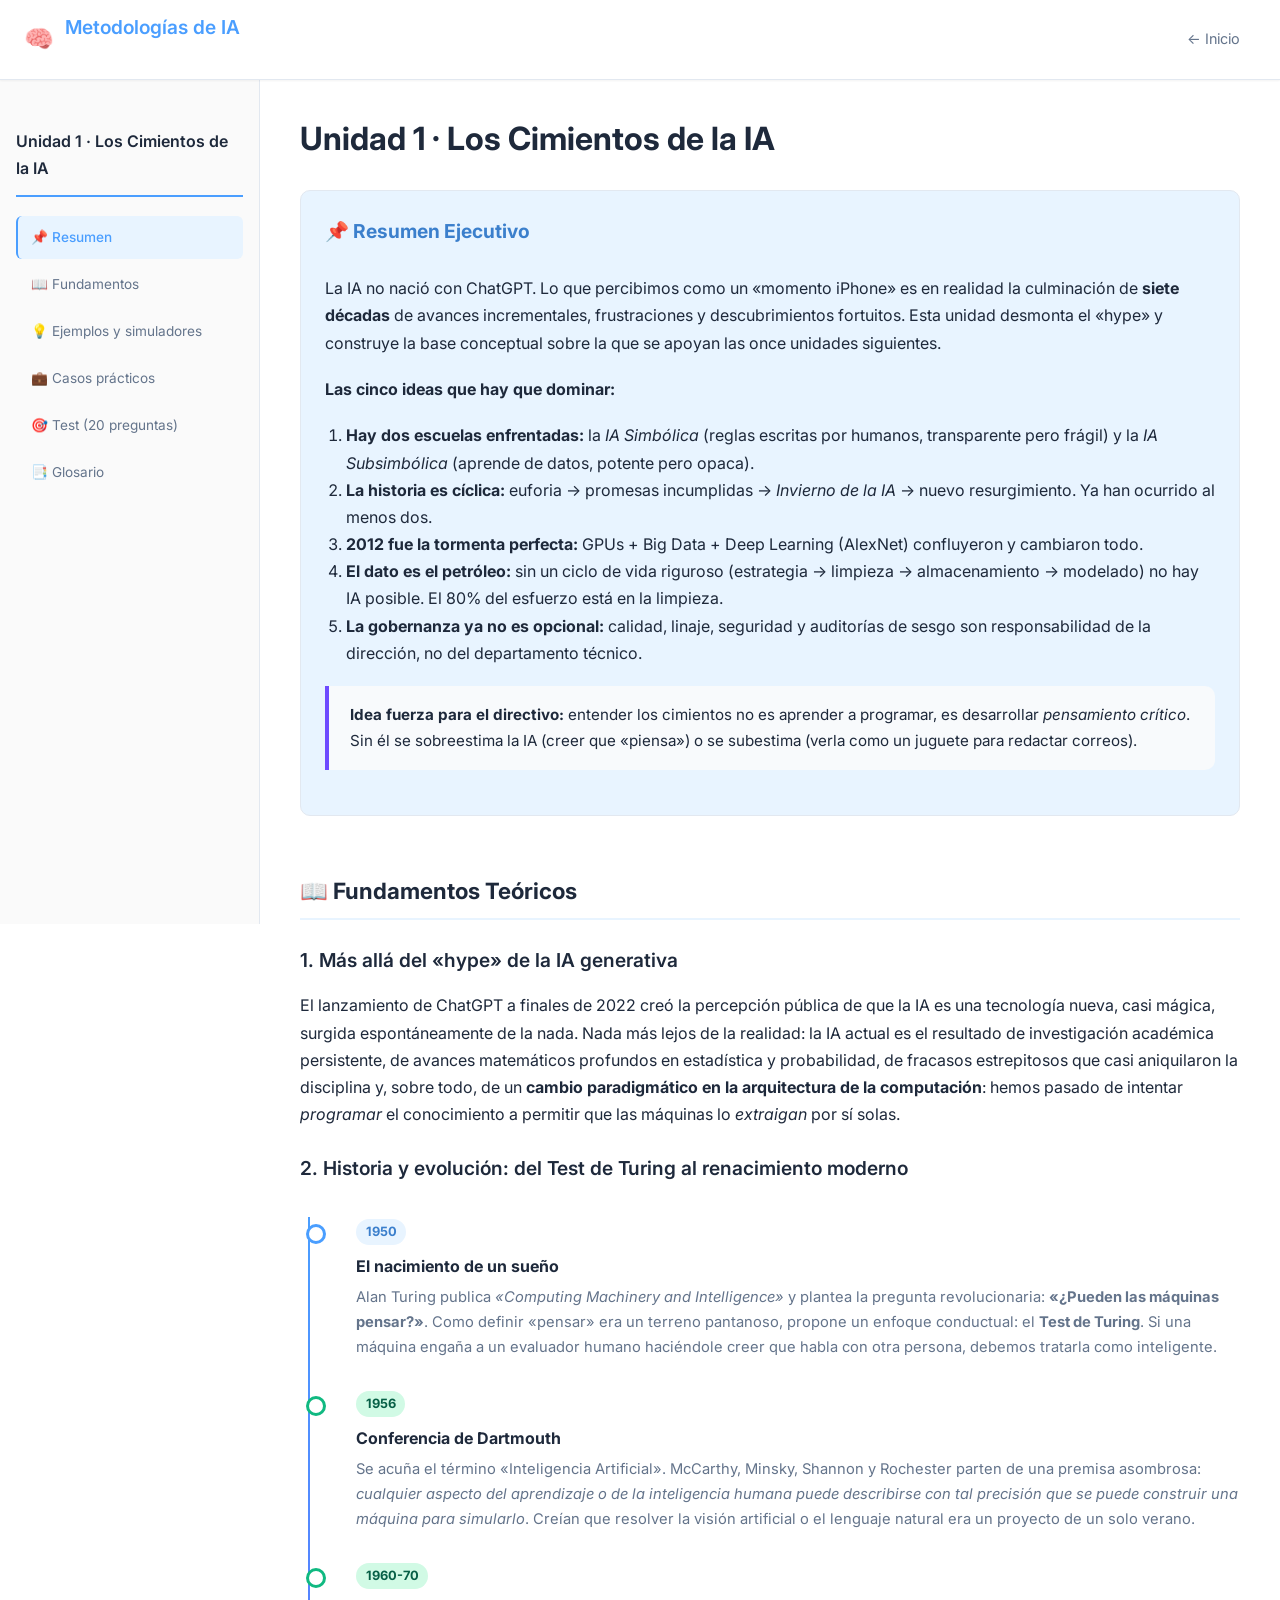
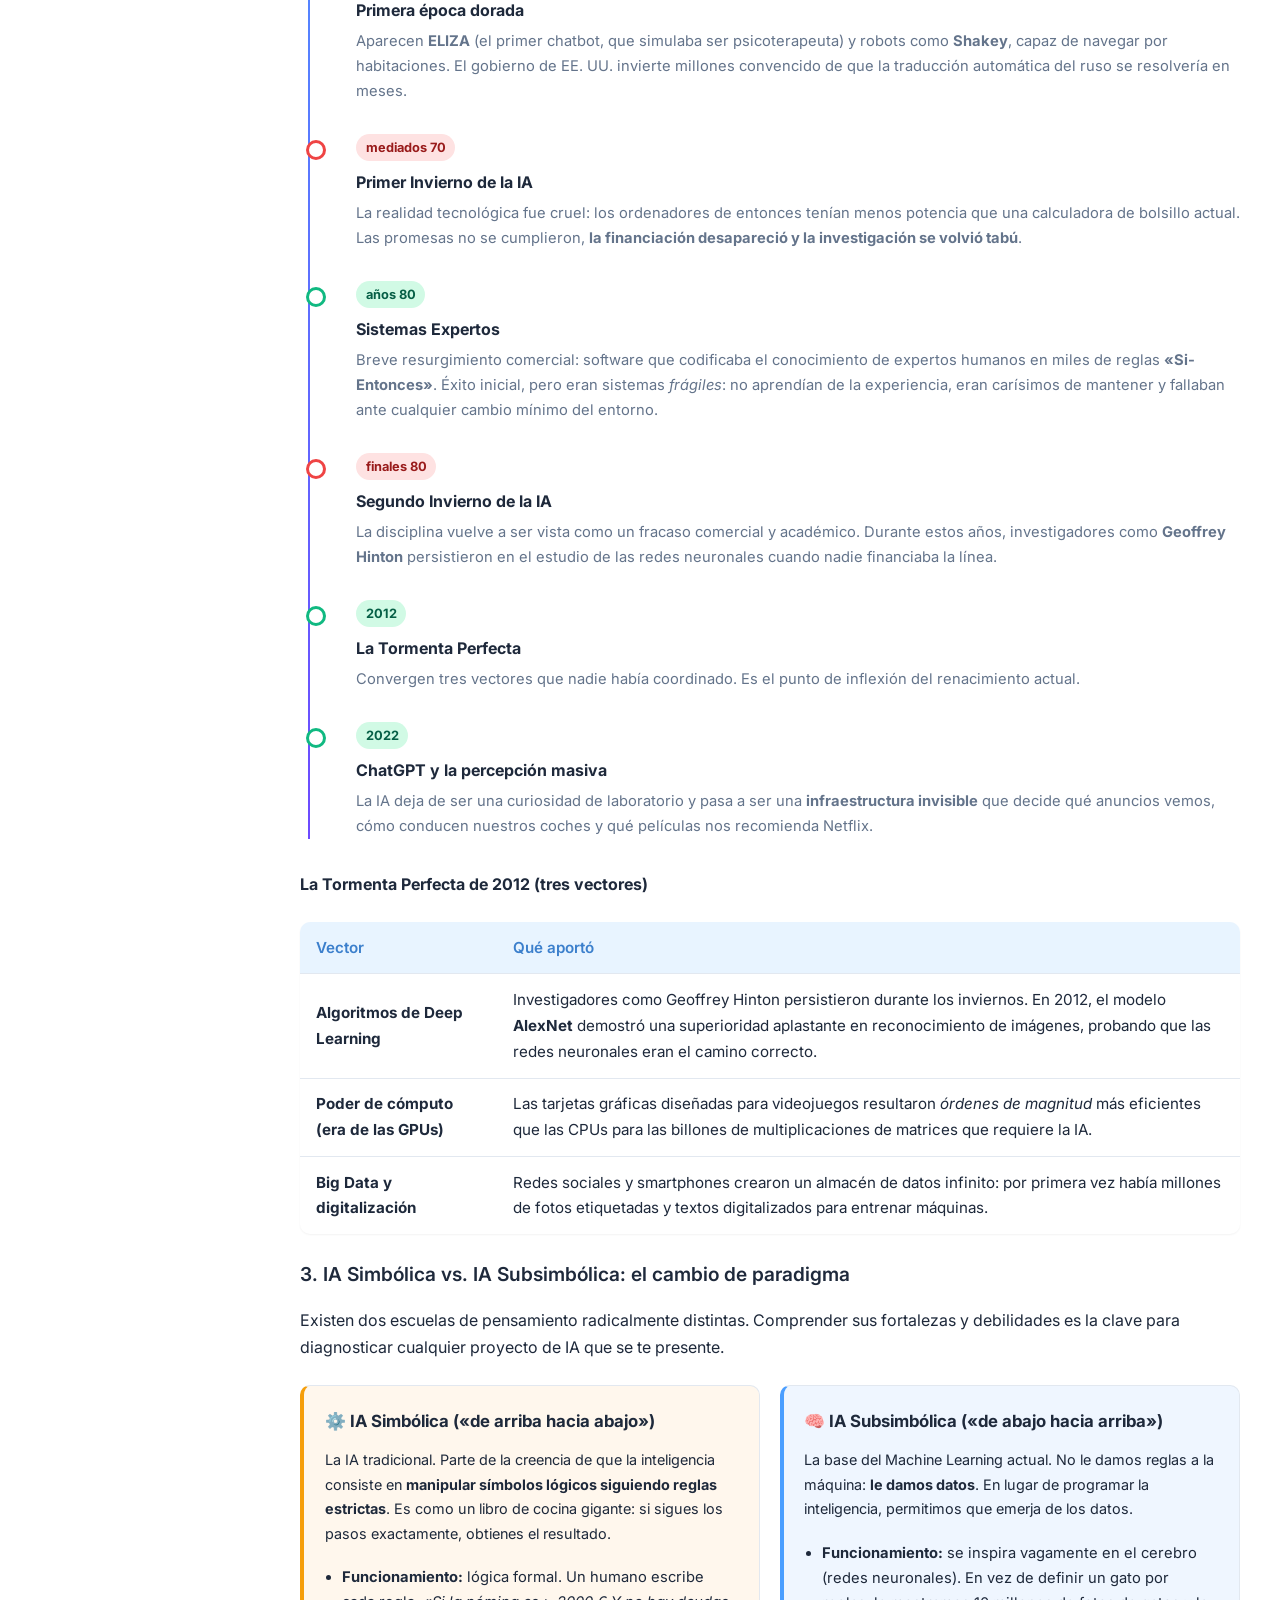
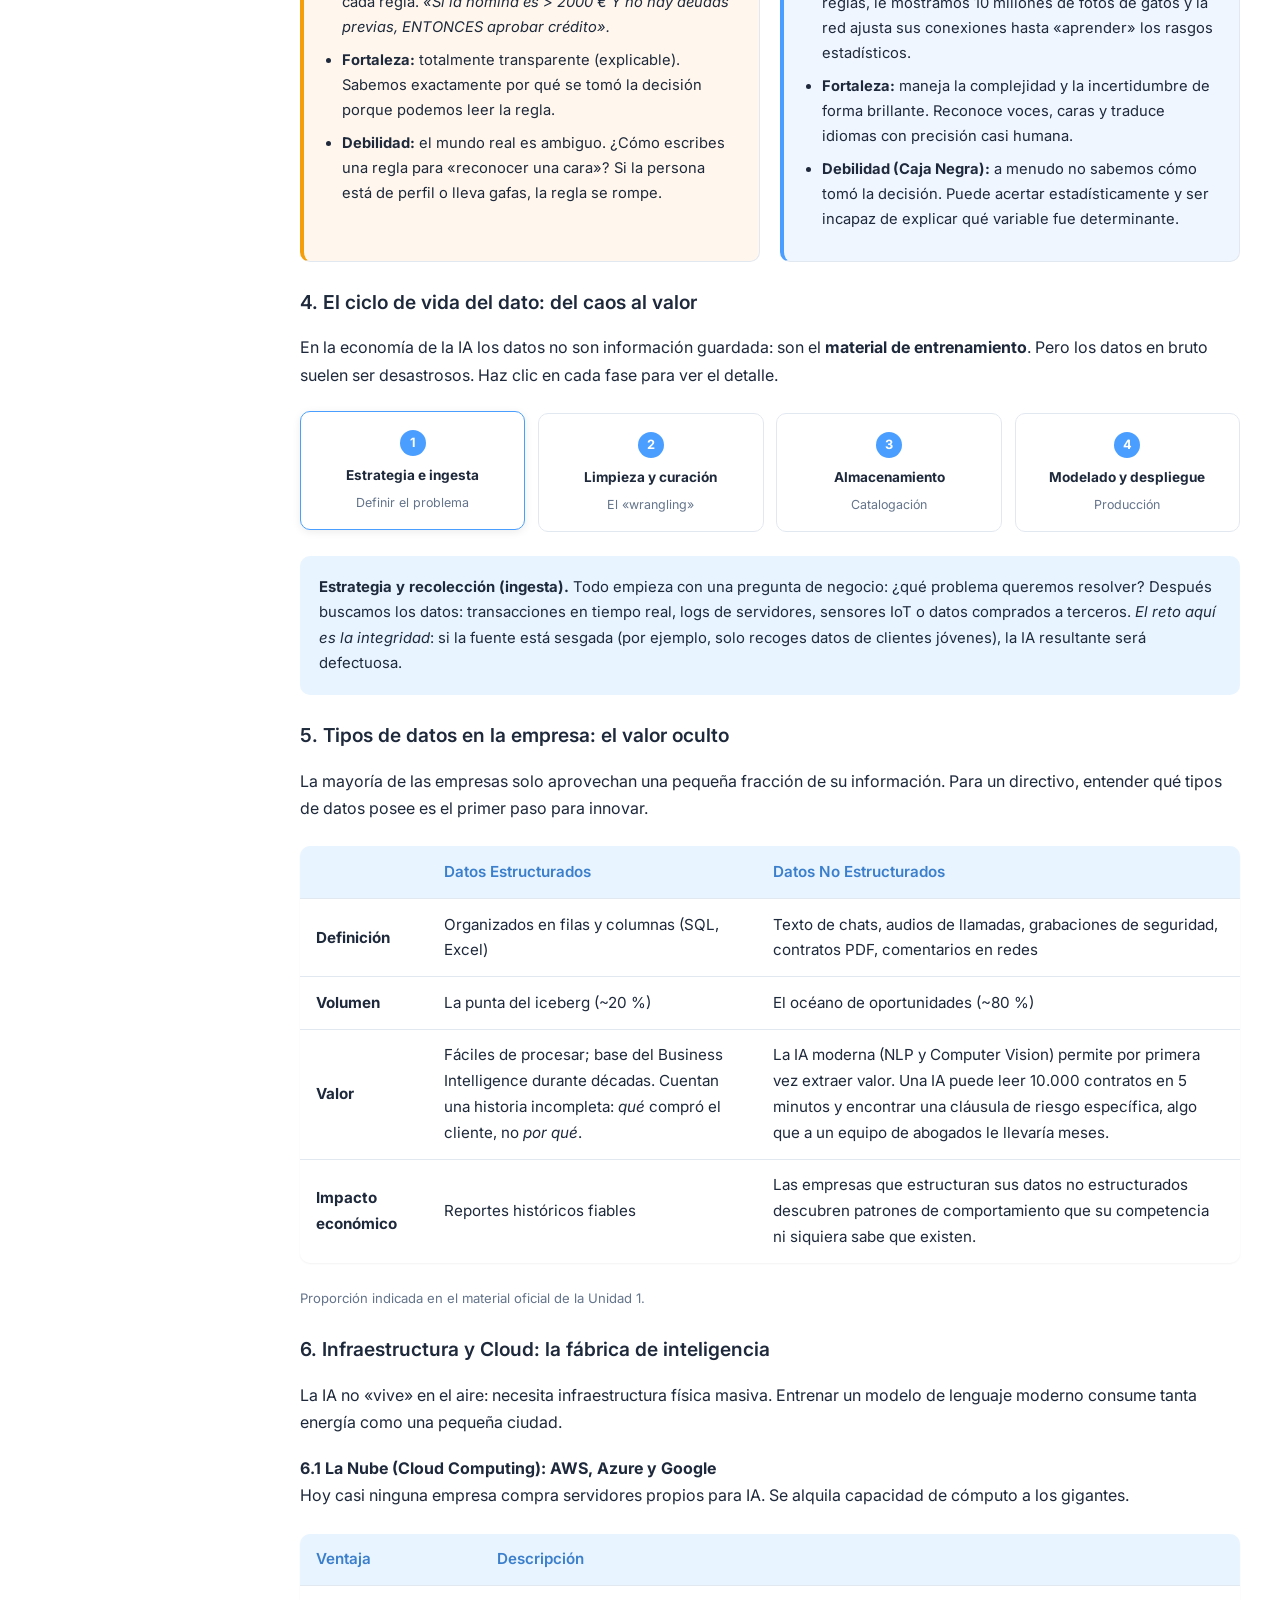
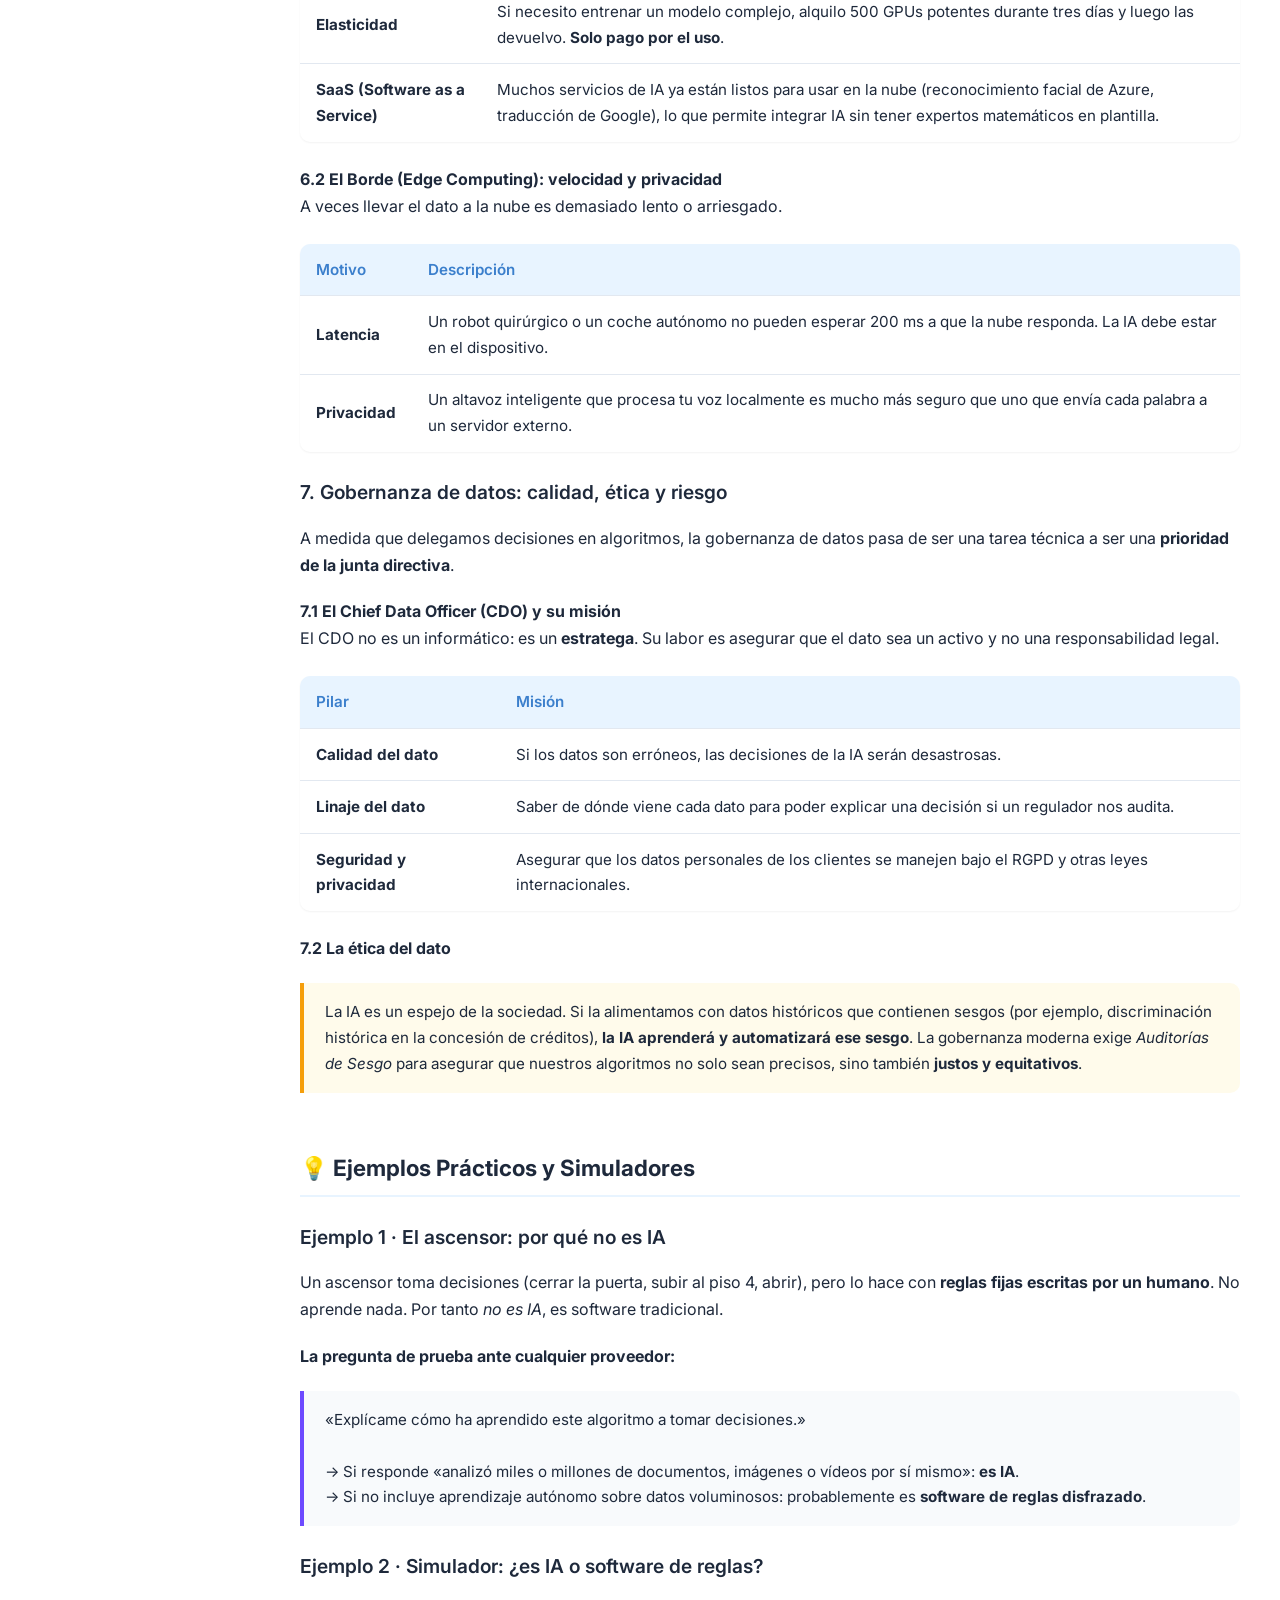
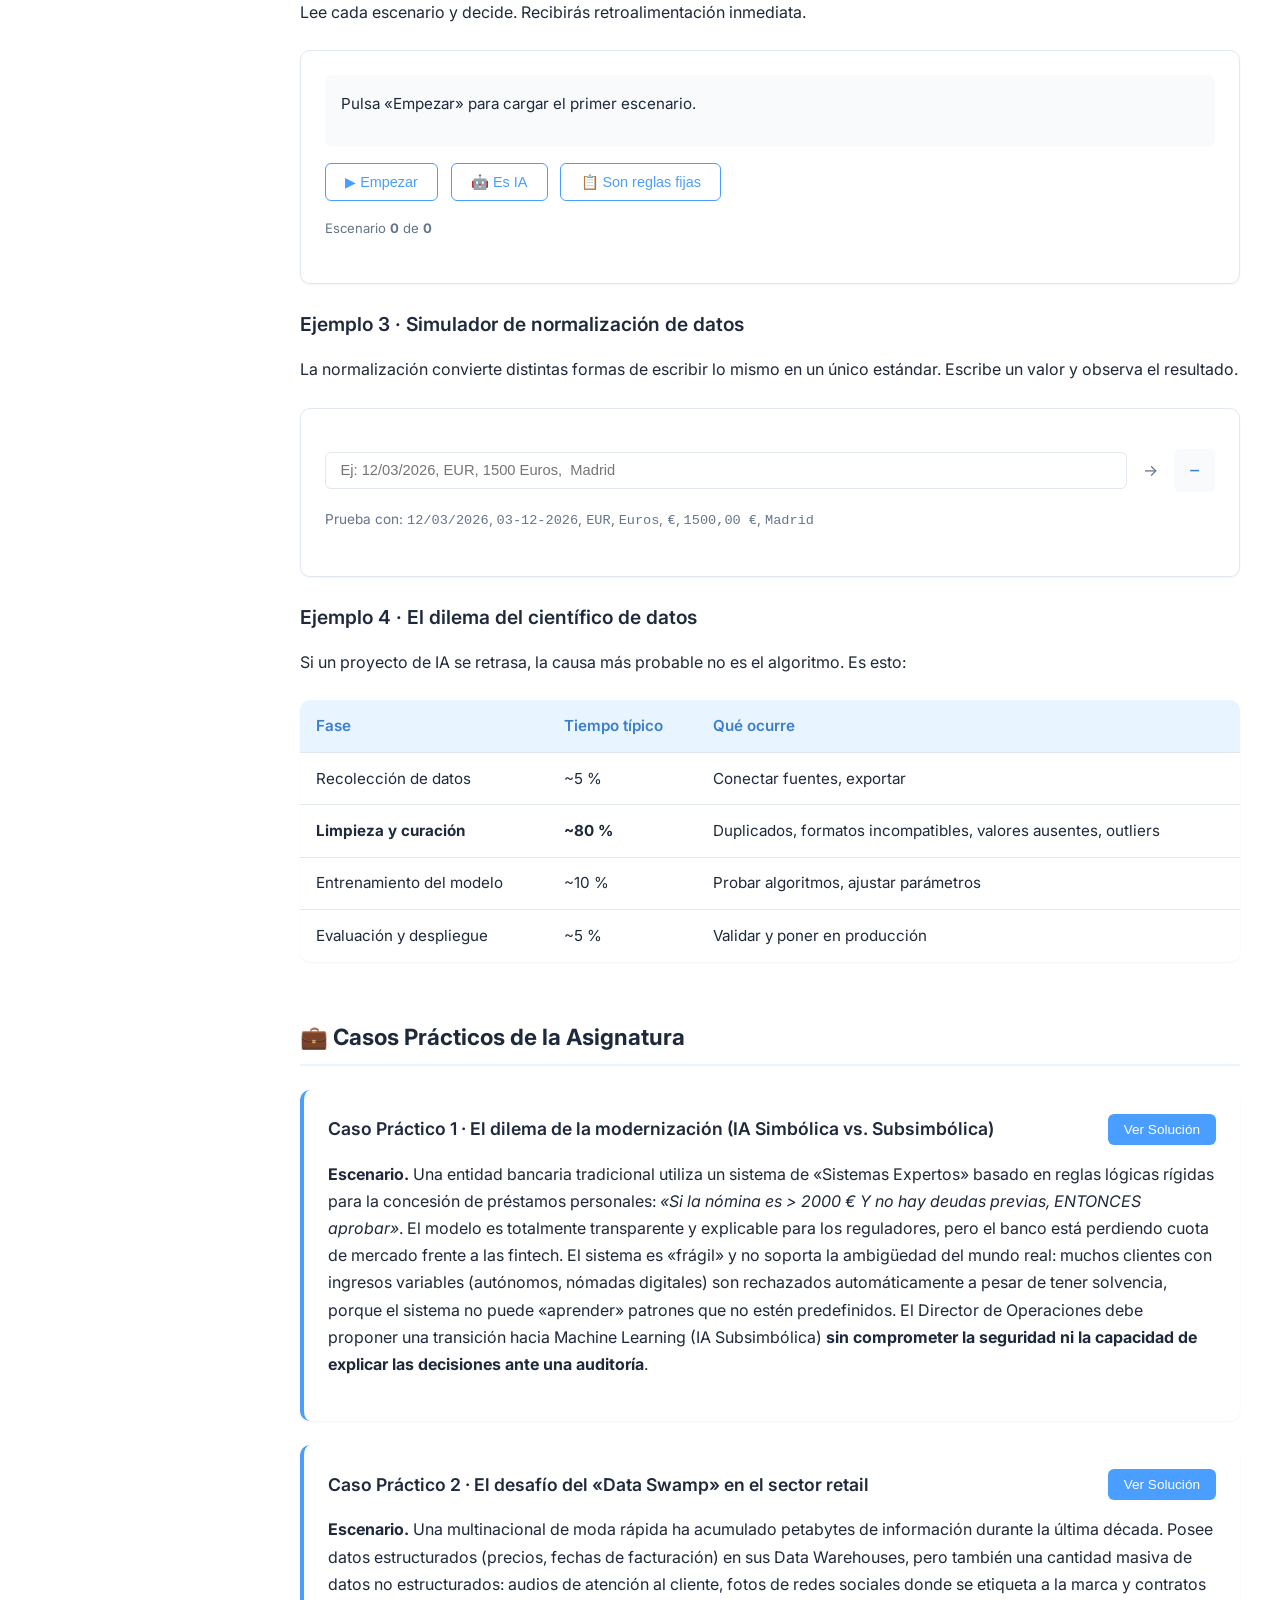
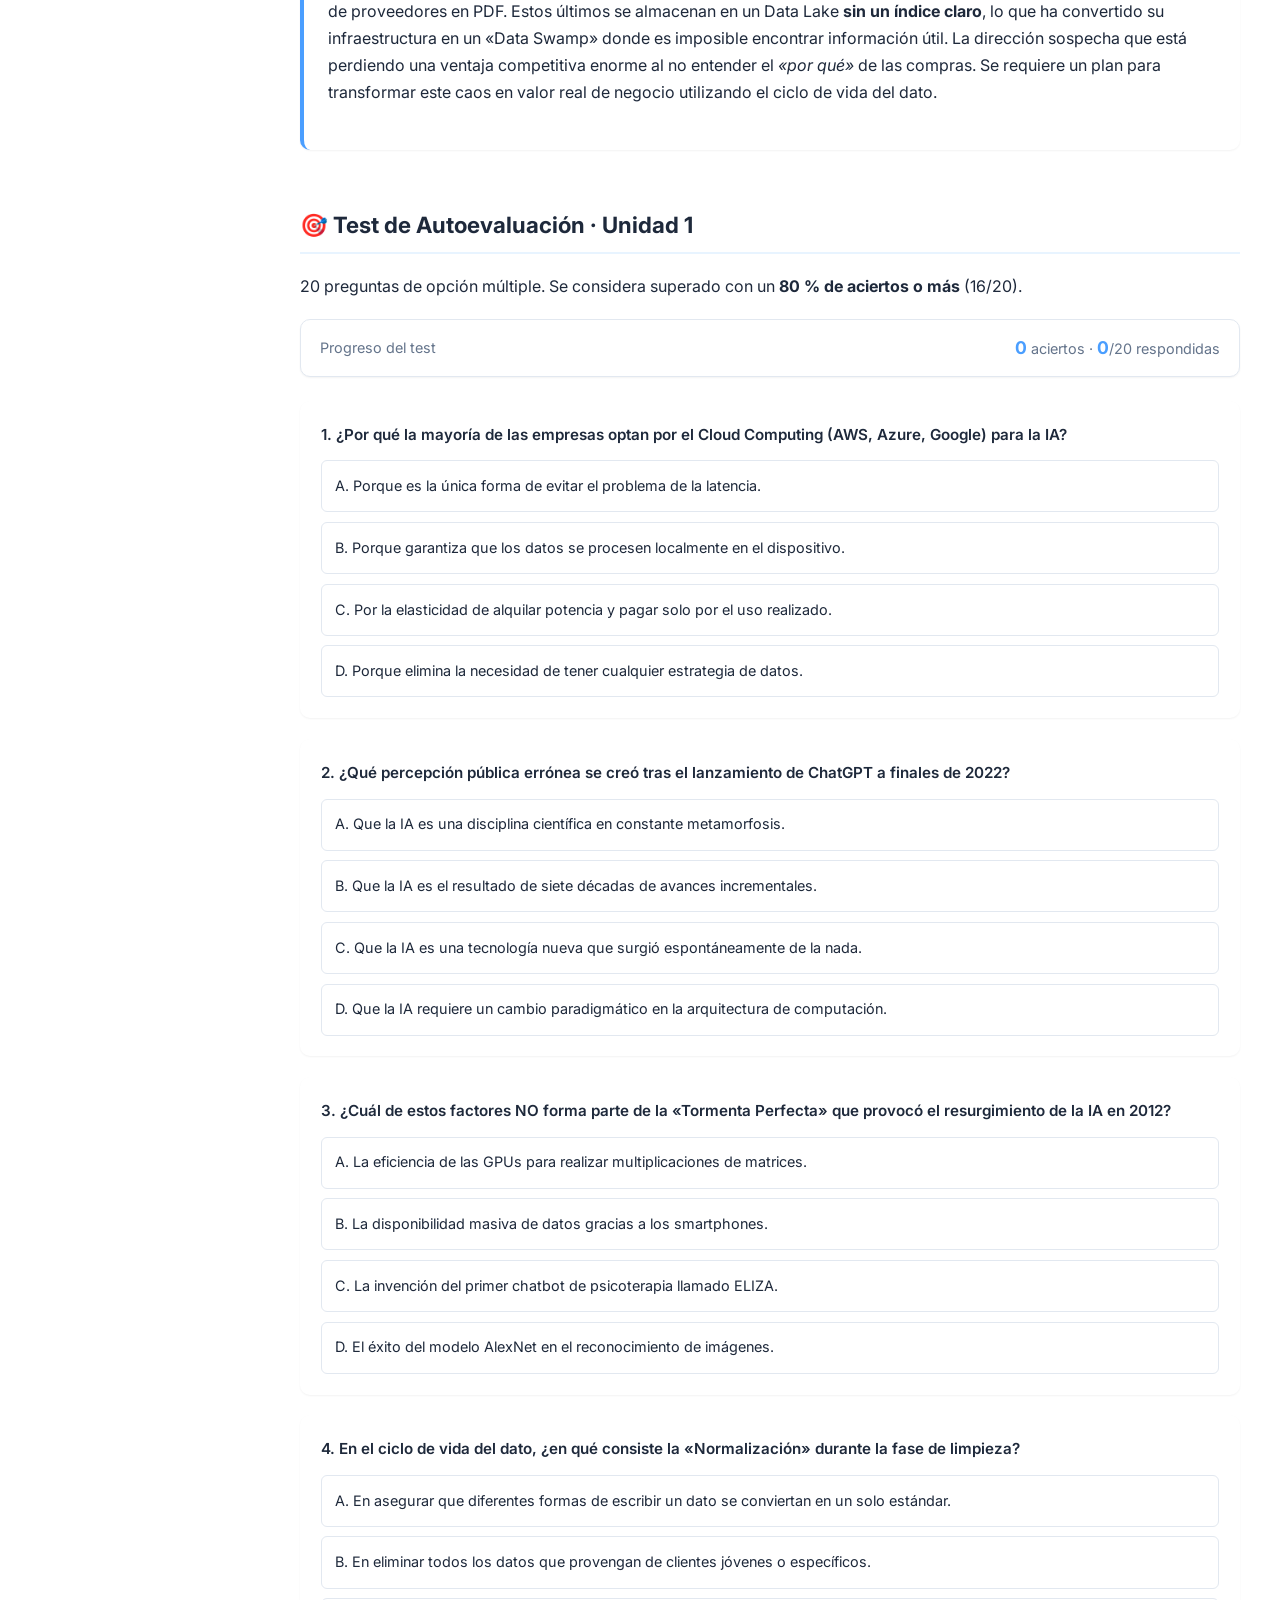
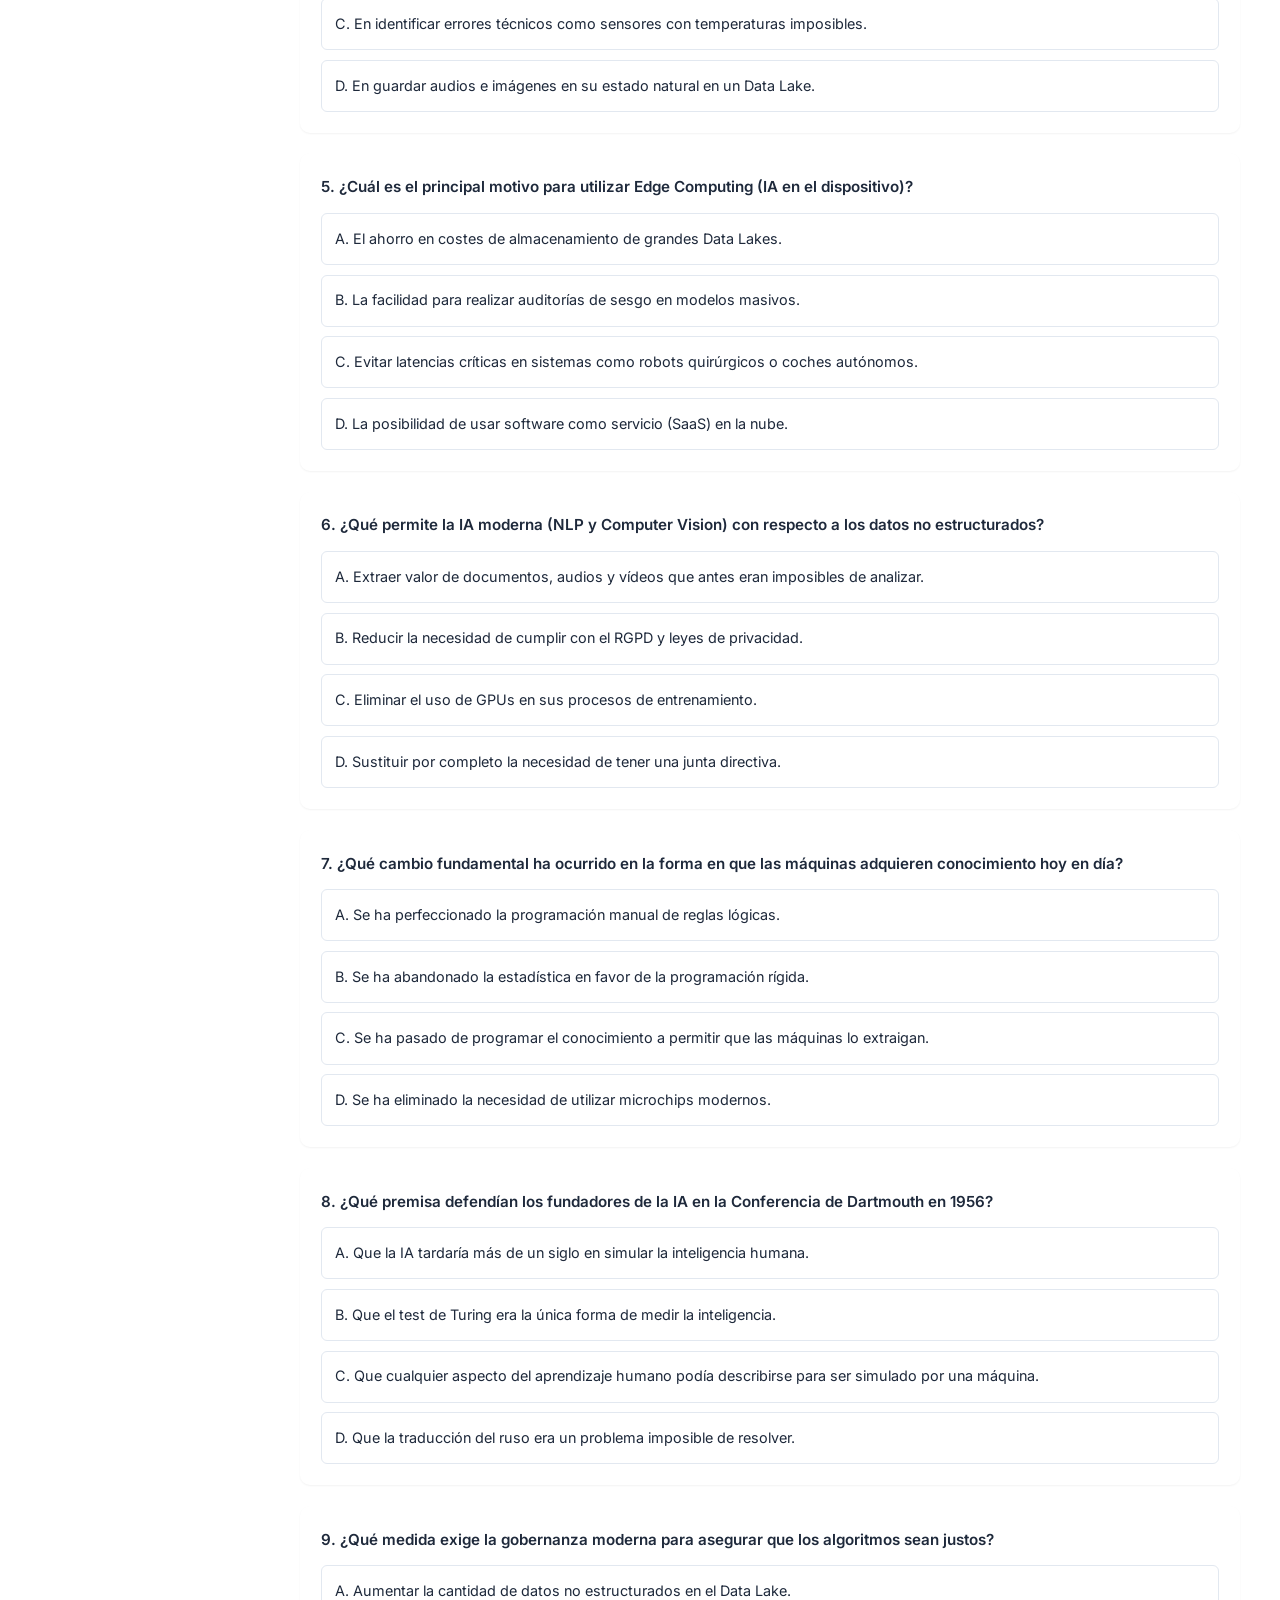
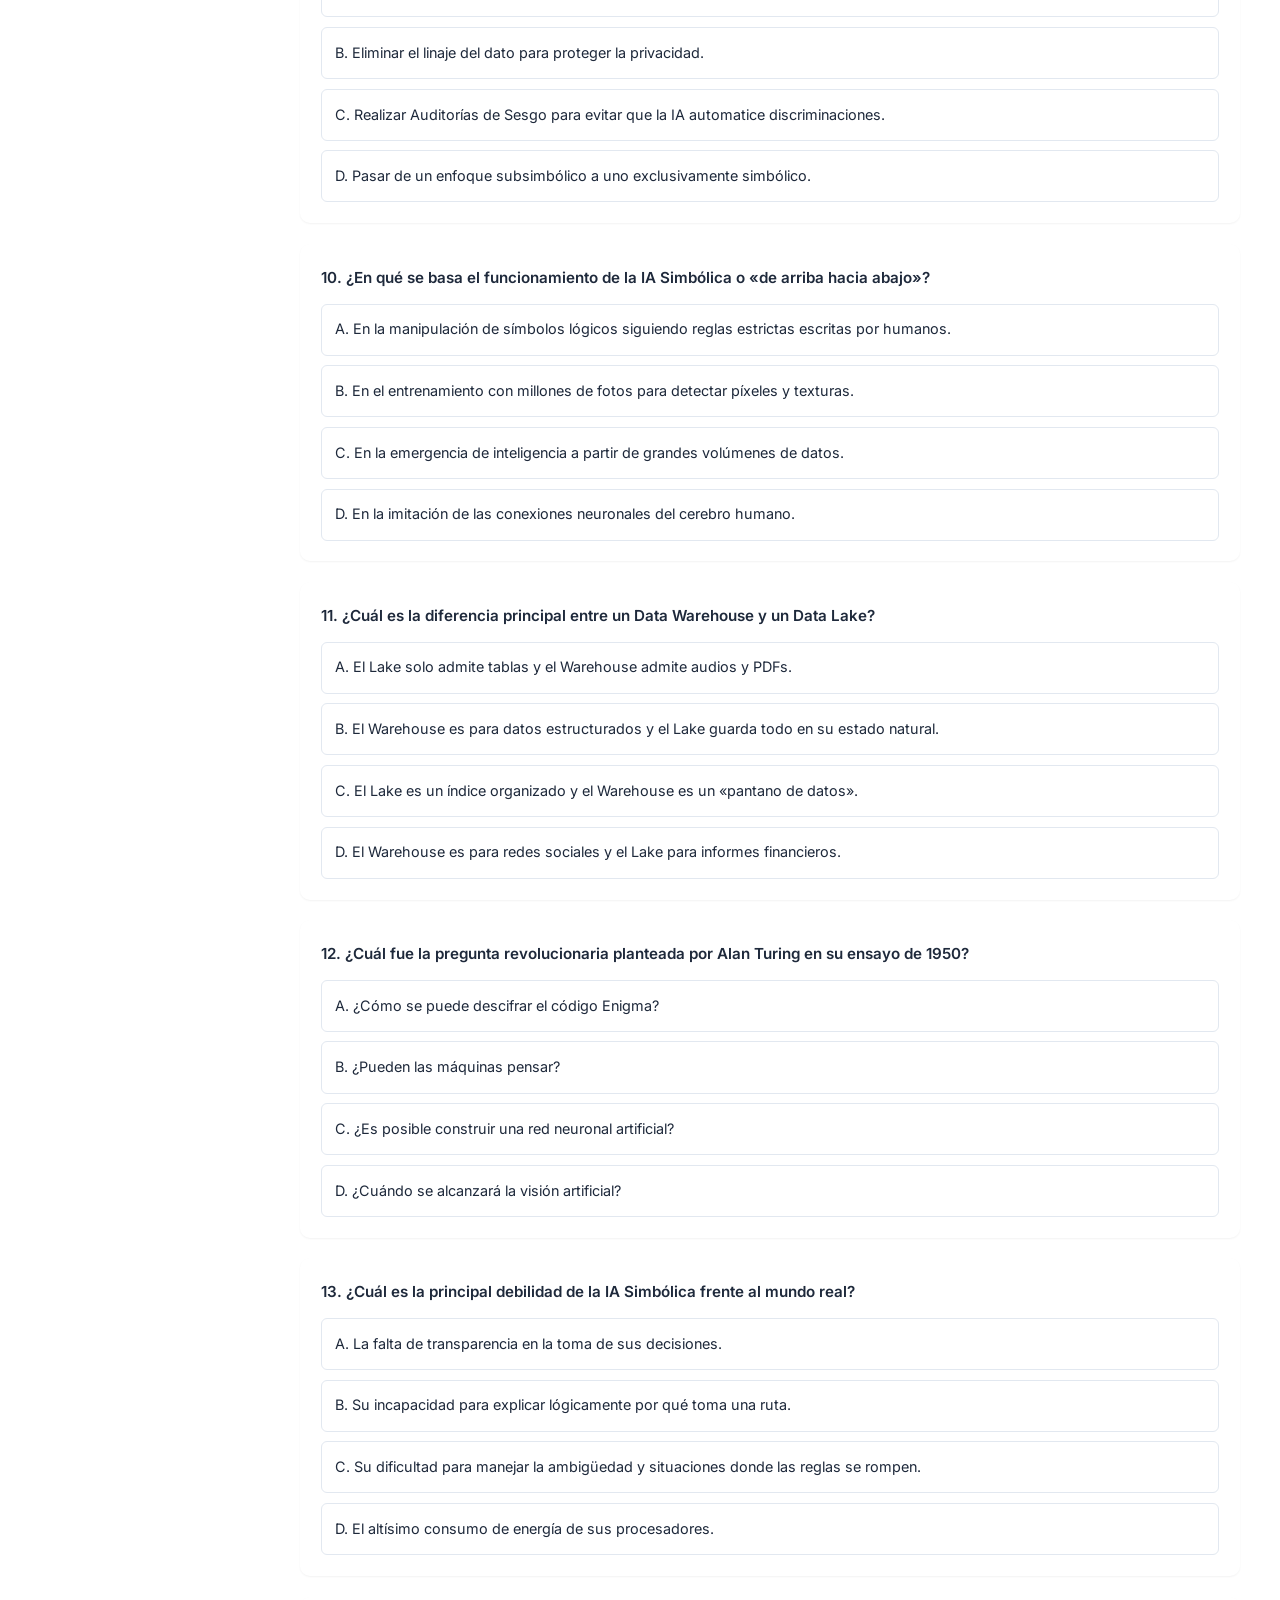
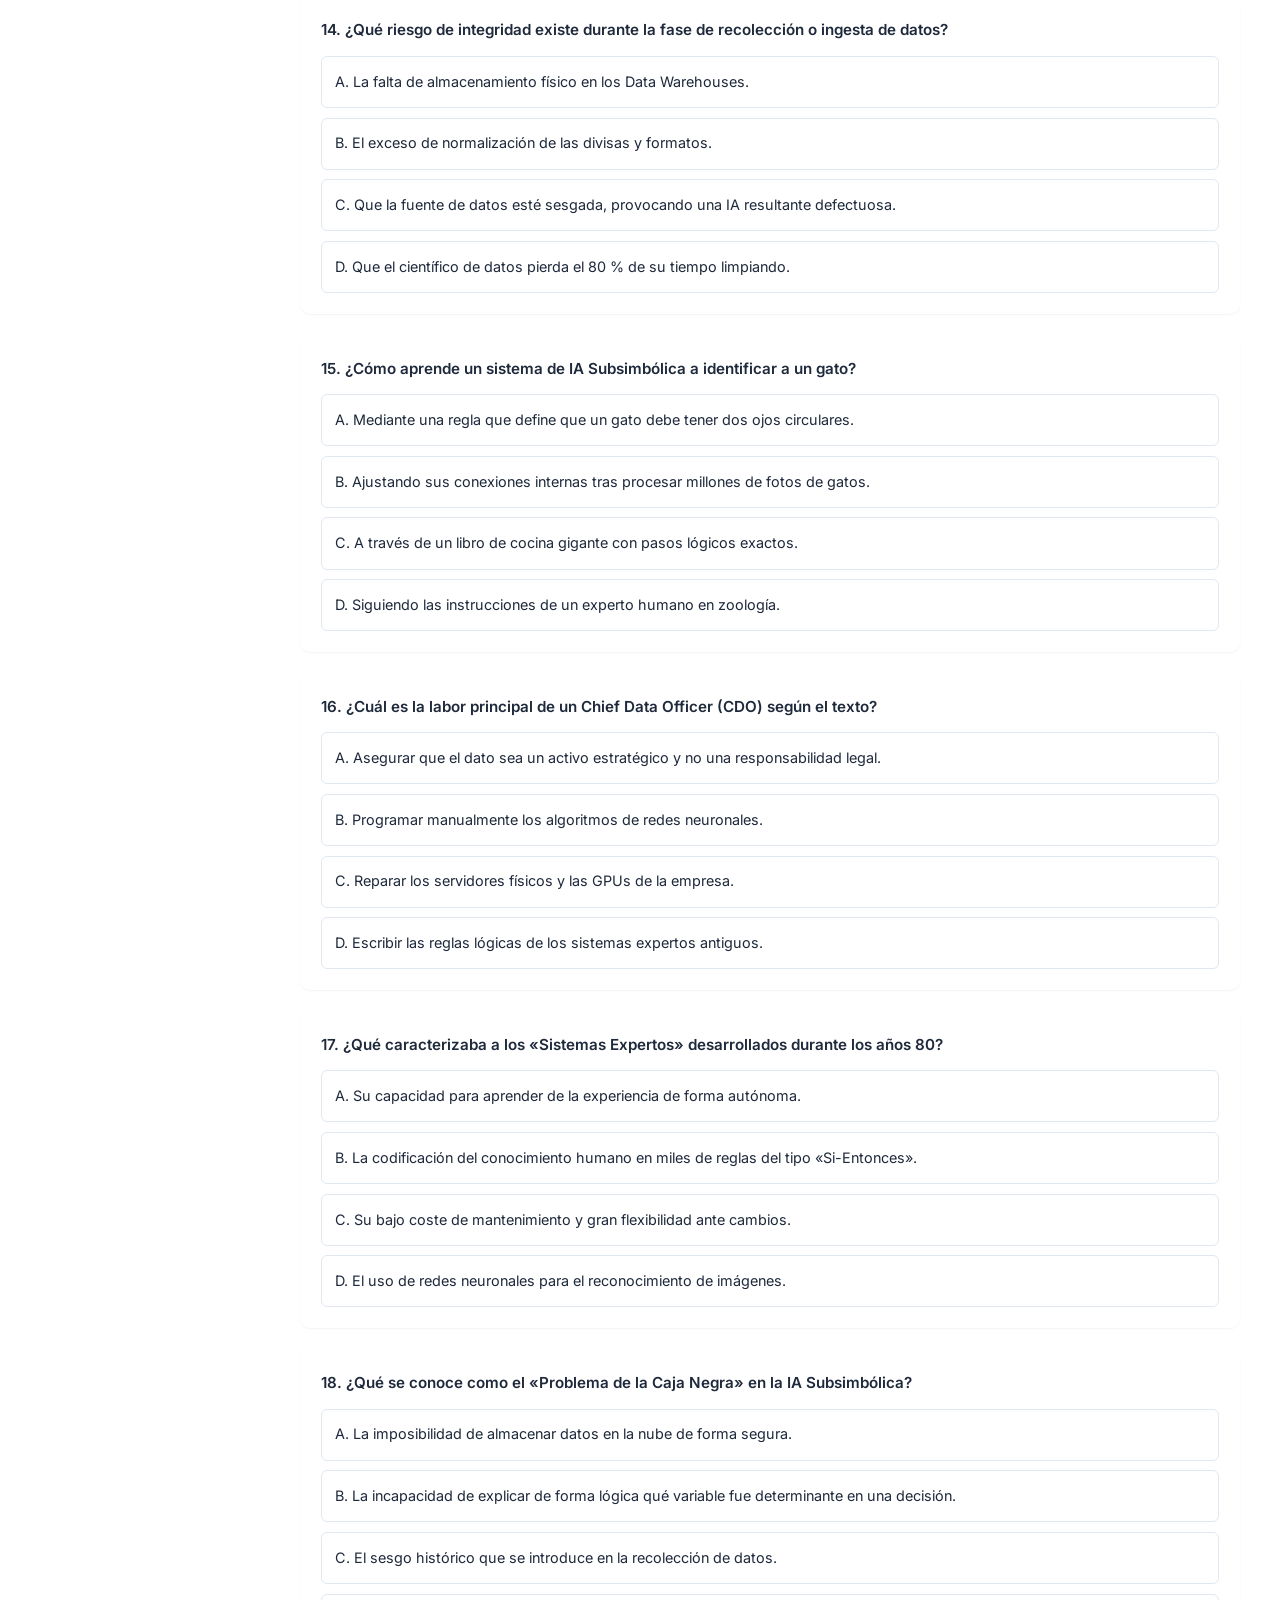
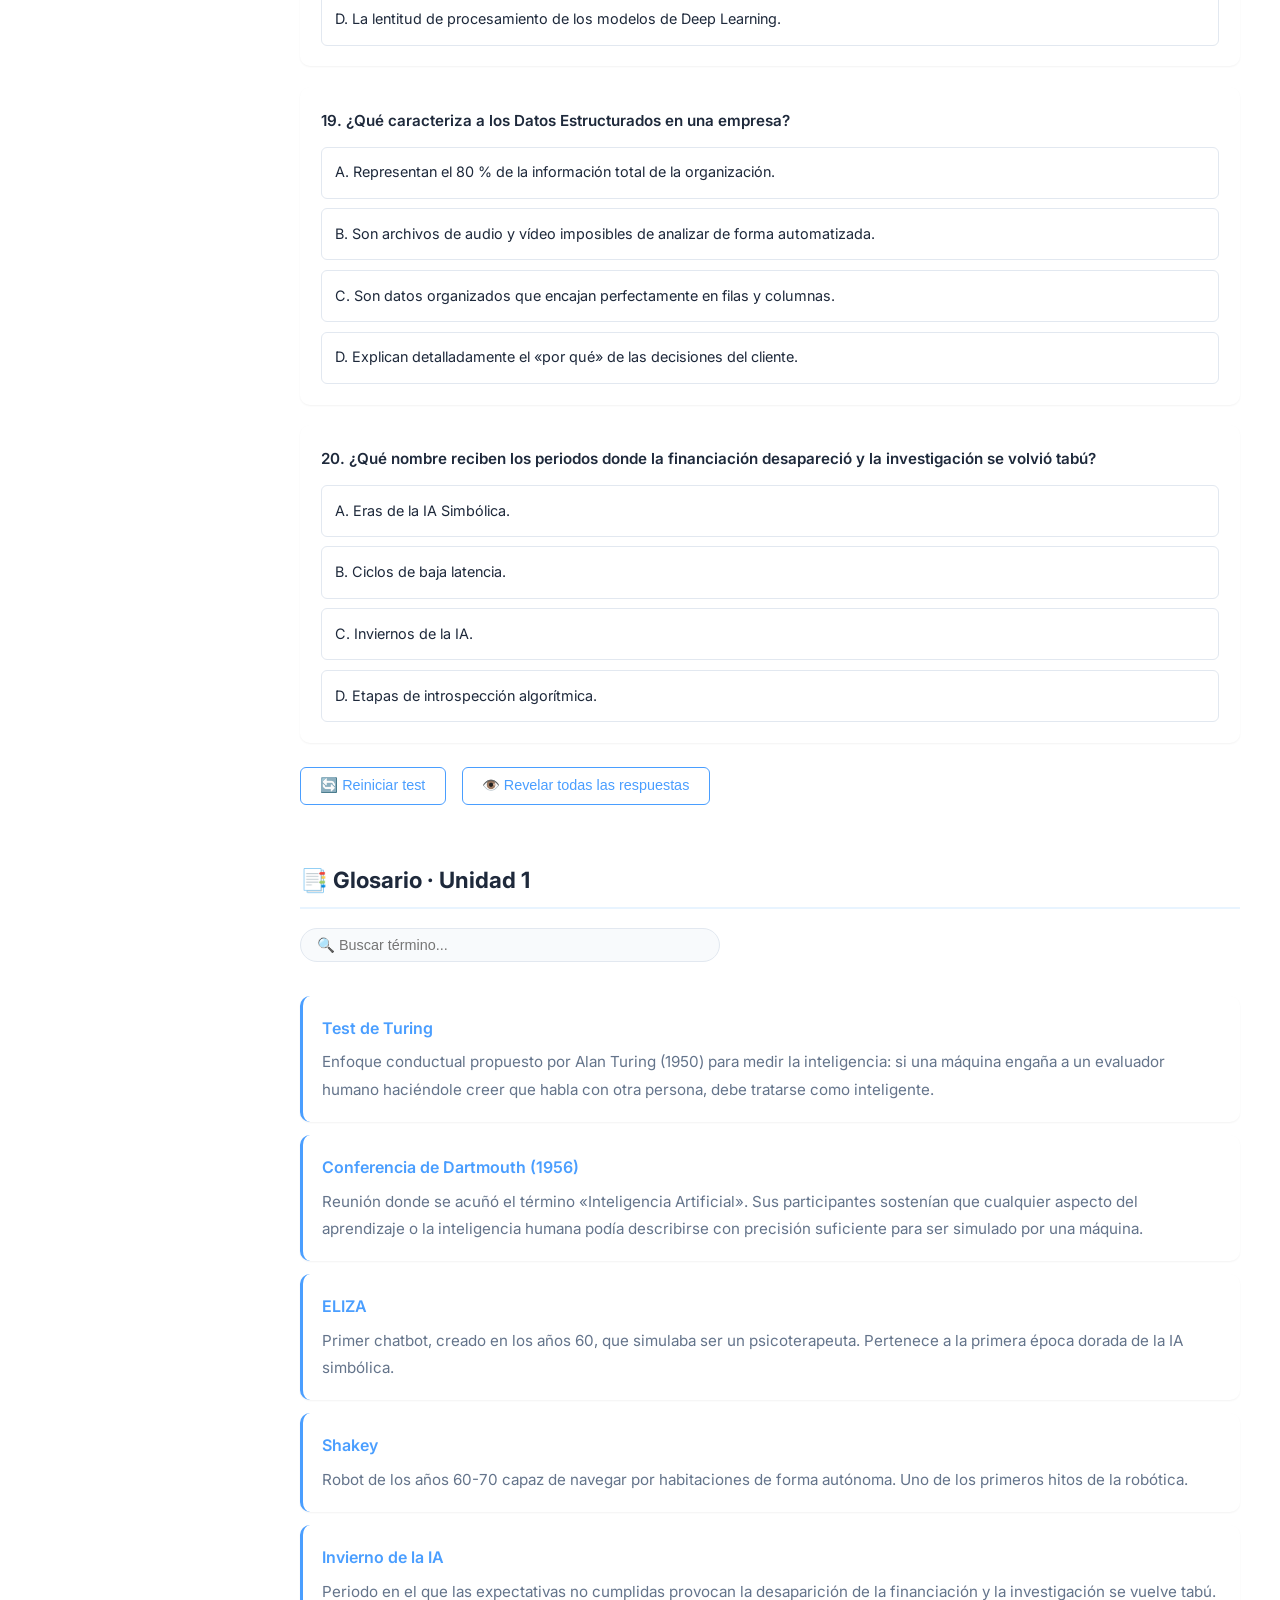
<file: IA/temas/tema1.html>
<!DOCTYPE html>
<html lang="es">
<head>
<meta charset="UTF-8">
<meta name="viewport" content="width=device-width, initial-scale=1.0">
<title>Unidad 1 - Los Cimientos de la IA | Metodologías de IA</title>
<link rel="stylesheet" href="../css/styles.css">
<link rel="preconnect" href="https://fonts.googleapis.com">
<link href="https://fonts.googleapis.com/css2?family=Inter:wght@400;500;600;700&display=swap" rel="stylesheet">

<style>
/* === ESTILOS ESPECÍFICOS UNIDAD 1 === */
.timeline { position: relative; margin: 2rem 0; padding-left: 2rem; }
.timeline::before {
    content: ''; position: absolute; left: 8px; top: 0; bottom: 0;
    width: 2px; background: linear-gradient(to bottom, var(--primary), var(--secondary));
}
.timeline-item { position: relative; margin-bottom: 1.8rem; padding-left: 1.5rem; }
.timeline-item::before {
    content: ''; position: absolute; left: -1.65rem; top: 0.45rem;
    width: 14px; height: 14px; border-radius: 50%;
    background: white; border: 3px solid var(--primary);
}
.timeline-item.winter::before { border-color: var(--error); }
.timeline-item.boom::before { border-color: var(--success); }
.timeline-year {
    display: inline-block; background: var(--primary-light); color: var(--primary-dark);
    font-weight: 700; font-size: 0.8rem; padding: 0.15rem 0.6rem;
    border-radius: 20px; margin-bottom: 0.3rem;
}
.timeline-item.winter .timeline-year { background: #fee2e2; color: #991b1b; }
.timeline-item.boom .timeline-year { background: #d1fae5; color: #065f46; }
.timeline-item h4 { font-size: 1rem; margin: 0.2rem 0 0.3rem; }
.timeline-item p { font-size: 0.92rem; color: var(--text-secondary); margin: 0; }

.compare-grid { display: grid; grid-template-columns: 1fr 1fr; gap: 1.2rem; margin: 1.5rem 0; }
.compare-col { border-radius: var(--radius); padding: 1.3rem; border: 1px solid var(--border-color); }
.compare-col.symbolic { background: #fff7ed; border-left: 4px solid #f59e0b; }
.compare-col.subsymbolic { background: #eff6ff; border-left: 4px solid var(--primary); }
.compare-col h4 { margin-bottom: 0.8rem; font-size: 1.05rem; }
.compare-col ul { margin-left: 1.1rem; font-size: 0.92rem; }
.compare-col li { margin-bottom: 0.5rem; }

.lifecycle { display: grid; grid-template-columns: repeat(4, 1fr); gap: 0.8rem; margin: 1.5rem 0; }
.lifecycle-step {
    background: white; border: 1px solid var(--border-color); border-radius: var(--radius);
    padding: 1rem; text-align: center; cursor: pointer; transition: all 0.2s; position: relative;
}
.lifecycle-step:hover, .lifecycle-step.active {
    border-color: var(--primary); box-shadow: var(--shadow-md); transform: translateY(-2px);
}
.lifecycle-num {
    display: inline-flex; align-items: center; justify-content: center;
    width: 26px; height: 26px; border-radius: 50%; background: var(--primary);
    color: white; font-size: 0.8rem; font-weight: 700; margin-bottom: 0.5rem;
}
.lifecycle-step h5 { font-size: 0.85rem; margin-bottom: 0.3rem; }
.lifecycle-step p { font-size: 0.78rem; color: var(--text-secondary); margin: 0; }
.lifecycle-detail {
    background: var(--primary-light); border-radius: var(--radius);
    padding: 1.2rem; margin-top: 1rem; font-size: 0.93rem; display: none;
}
.lifecycle-detail.active { display: block; animation: fadeIn 0.3s ease; }

.sim-box {
    background: white; border: 1px solid var(--border-color);
    border-radius: var(--radius); padding: 1.5rem; margin: 1.5rem 0;
    box-shadow: var(--shadow-sm);
}
.sim-scenario {
    background: var(--bg-light); border-radius: 8px; padding: 1rem;
    margin-bottom: 1rem; font-size: 0.95rem; min-height: 72px;
}
.sim-buttons { display: flex; gap: 0.8rem; flex-wrap: wrap; }
.sim-btn {
    padding: 0.6rem 1.2rem; border-radius: 6px; border: 1.5px solid var(--primary);
    background: white; color: var(--primary); font-weight: 500; cursor: pointer;
    font-size: 0.9rem; transition: all 0.2s;
}
.sim-btn:hover { background: var(--primary); color: white; }
.sim-feedback {
    margin-top: 1rem; padding: 1rem; border-radius: 8px; font-size: 0.92rem; display: none;
}
.sim-feedback.show { display: block; animation: fadeIn 0.3s ease; }
.sim-feedback.ok { background: #d1fae5; border-left: 4px solid var(--success); }
.sim-feedback.no { background: #fee2e2; border-left: 4px solid var(--error); }

.norm-demo { display: flex; gap: 1rem; flex-wrap: wrap; align-items: center; margin: 1rem 0; }
.norm-demo input {
    flex: 1; min-width: 160px; padding: 0.6rem 0.9rem; border: 1px solid var(--border-color);
    border-radius: 6px; font-size: 0.92rem;
}
.norm-output {
    background: var(--bg-light); padding: 0.6rem 1rem; border-radius: 6px;
    font-family: 'Courier New', monospace; font-size: 0.9rem; color: var(--primary-dark);
    font-weight: 600;
}

.score-bar {
    position: sticky; top: 62px; z-index: 900;
    background: white; border: 1px solid var(--border-color); border-radius: var(--radius);
    padding: 0.8rem 1.2rem; margin-bottom: 1.5rem; display: flex;
    justify-content: space-between; align-items: center; box-shadow: var(--shadow-sm);
}
.score-bar span { font-size: 0.9rem; color: var(--text-secondary); }
.score-bar strong { color: var(--primary); font-size: 1.1rem; }

@media (max-width: 860px) {
    .compare-grid { grid-template-columns: 1fr; }
    .lifecycle { grid-template-columns: repeat(2, 1fr); }
}
@media (max-width: 520px) {
    .lifecycle { grid-template-columns: 1fr; }
}
</style>
</head>
<body class="tema-page">

<!-- HEADER -->
<header class="header">
    <div class="header-container">
        <div class="logo-area">
            <span class="logo-icon">🧠</span>
            <h1>Metodologías de IA</h1>
        </div>
        <a href="../index.html" class="back-link">← Inicio</a>
    </div>
</header>

<div class="main-wrapper">

    <!-- MENÚ IZQUIERDO -->
    <aside class="sidebar-left">
        <nav class="unit-nav">
            <div class="nav-header">
                <h3>Unidad 1 · Los Cimientos de la IA</h3>
            </div>
            <ul class="nav-list">
                <li><a href="#resumen" class="nav-link active">📌 Resumen</a></li>
                <li><a href="#fundamentos" class="nav-link">📖 Fundamentos</a></li>
                <li><a href="#ejemplos" class="nav-link">💡 Ejemplos y simuladores</a></li>
                <li><a href="#casos" class="nav-link">💼 Casos prácticos</a></li>
                <li><a href="#test" class="nav-link">🎯 Test (20 preguntas)</a></li>
                <li><a href="#glosario" class="nav-link">📑 Glosario</a></li>
            </ul>
        </nav>
    </aside>

    <!-- CONTENIDO -->
    <main class="content-main">

    <!-- ================= RESUMEN ================= -->
    <section id="resumen" class="content-section">
        <h1>Unidad 1 · Los Cimientos de la IA</h1>

        <div class="executive-summary">
            <h2>📌 Resumen Ejecutivo</h2>
            <p>La IA no nació con ChatGPT. Lo que percibimos como un «momento iPhone» es en realidad la culminación de <strong>siete décadas</strong> de avances incrementales, frustraciones y descubrimientos fortuitos. Esta unidad desmonta el «hype» y construye la base conceptual sobre la que se apoyan las once unidades siguientes.</p>

            <p><strong>Las cinco ideas que hay que dominar:</strong></p>
            <ol style="margin-left:1.3rem;">
                <li><strong>Hay dos escuelas enfrentadas:</strong> la <em>IA Simbólica</em> (reglas escritas por humanos, transparente pero frágil) y la <em>IA Subsimbólica</em> (aprende de datos, potente pero opaca).</li>
                <li><strong>La historia es cíclica:</strong> euforia → promesas incumplidas → <em>Invierno de la IA</em> → nuevo resurgimiento. Ya han ocurrido al menos dos.</li>
                <li><strong>2012 fue la tormenta perfecta:</strong> GPUs + Big Data + Deep Learning (AlexNet) confluyeron y cambiaron todo.</li>
                <li><strong>El dato es el petróleo:</strong> sin un ciclo de vida riguroso (estrategia → limpieza → almacenamiento → modelado) no hay IA posible. El 80% del esfuerzo está en la limpieza.</li>
                <li><strong>La gobernanza ya no es opcional:</strong> calidad, linaje, seguridad y auditorías de sesgo son responsabilidad de la dirección, no del departamento técnico.</li>
            </ol>

            <div class="info-box" style="margin-top:1.2rem;">
                <strong>Idea fuerza para el directivo:</strong> entender los cimientos no es aprender a programar, es desarrollar <em>pensamiento crítico</em>. Sin él se sobreestima la IA (creer que «piensa») o se subestima (verla como un juguete para redactar correos).
            </div>
        </div>
    </section>

    <!-- ================= FUNDAMENTOS ================= -->
    <section id="fundamentos" class="content-section">
        <h2>📖 Fundamentos Teóricos</h2>

        <!-- 1. INTRODUCCIÓN -->
        <h3>1. Más allá del «hype» de la IA generativa</h3>
        <p>El lanzamiento de ChatGPT a finales de 2022 creó la percepción pública de que la IA es una tecnología nueva, casi mágica, surgida espontáneamente de la nada. Nada más lejos de la realidad: la IA actual es el resultado de investigación académica persistente, de avances matemáticos profundos en estadística y probabilidad, de fracasos estrepitosos que casi aniquilaron la disciplina y, sobre todo, de un <strong>cambio paradigmático en la arquitectura de la computación</strong>: hemos pasado de intentar <em>programar</em> el conocimiento a permitir que las máquinas lo <em>extraigan</em> por sí solas.</p>

        <!-- 2. HISTORIA -->
        <h3>2. Historia y evolución: del Test de Turing al renacimiento moderno</h3>

        <div class="timeline">
            <div class="timeline-item">
                <span class="timeline-year">1950</span>
                <h4>El nacimiento de un sueño</h4>
                <p>Alan Turing publica <em>«Computing Machinery and Intelligence»</em> y plantea la pregunta revolucionaria: <strong>«¿Pueden las máquinas pensar?»</strong>. Como definir «pensar» era un terreno pantanoso, propone un enfoque conductual: el <strong>Test de Turing</strong>. Si una máquina engaña a un evaluador humano haciéndole creer que habla con otra persona, debemos tratarla como inteligente.</p>
            </div>

            <div class="timeline-item boom">
                <span class="timeline-year">1956</span>
                <h4>Conferencia de Dartmouth</h4>
                <p>Se acuña el término «Inteligencia Artificial». McCarthy, Minsky, Shannon y Rochester parten de una premisa asombrosa: <em>cualquier aspecto del aprendizaje o de la inteligencia humana puede describirse con tal precisión que se puede construir una máquina para simularlo</em>. Creían que resolver la visión artificial o el lenguaje natural era un proyecto de un solo verano.</p>
            </div>

            <div class="timeline-item boom">
                <span class="timeline-year">1960-70</span>
                <h4>Primera época dorada</h4>
                <p>Aparecen <strong>ELIZA</strong> (el primer chatbot, que simulaba ser psicoterapeuta) y robots como <strong>Shakey</strong>, capaz de navegar por habitaciones. El gobierno de EE. UU. invierte millones convencido de que la traducción automática del ruso se resolvería en meses.</p>
            </div>

            <div class="timeline-item winter">
                <span class="timeline-year">mediados 70</span>
                <h4>Primer Invierno de la IA</h4>
                <p>La realidad tecnológica fue cruel: los ordenadores de entonces tenían menos potencia que una calculadora de bolsillo actual. Las promesas no se cumplieron, <strong>la financiación desapareció y la investigación se volvió tabú</strong>.</p>
            </div>

            <div class="timeline-item boom">
                <span class="timeline-year">años 80</span>
                <h4>Sistemas Expertos</h4>
                <p>Breve resurgimiento comercial: software que codificaba el conocimiento de expertos humanos en miles de reglas <strong>«Si-Entonces»</strong>. Éxito inicial, pero eran sistemas <em>frágiles</em>: no aprendían de la experiencia, eran carísimos de mantener y fallaban ante cualquier cambio mínimo del entorno.</p>
            </div>

            <div class="timeline-item winter">
                <span class="timeline-year">finales 80</span>
                <h4>Segundo Invierno de la IA</h4>
                <p>La disciplina vuelve a ser vista como un fracaso comercial y académico. Durante estos años, investigadores como <strong>Geoffrey Hinton</strong> persistieron en el estudio de las redes neuronales cuando nadie financiaba la línea.</p>
            </div>

            <div class="timeline-item boom">
                <span class="timeline-year">2012</span>
                <h4>La Tormenta Perfecta</h4>
                <p>Convergen tres vectores que nadie había coordinado. Es el punto de inflexión del renacimiento actual.</p>
            </div>

            <div class="timeline-item boom">
                <span class="timeline-year">2022</span>
                <h4>ChatGPT y la percepción masiva</h4>
                <p>La IA deja de ser una curiosidad de laboratorio y pasa a ser una <strong>infraestructura invisible</strong> que decide qué anuncios vemos, cómo conducen nuestros coches y qué películas nos recomienda Netflix.</p>
            </div>
        </div>

        <h4 style="margin-top:2rem;">La Tormenta Perfecta de 2012 (tres vectores)</h4>
        <table>
            <thead>
                <tr><th>Vector</th><th>Qué aportó</th></tr>
            </thead>
            <tbody>
                <tr>
                    <td><strong>Algoritmos de Deep Learning</strong></td>
                    <td>Investigadores como Geoffrey Hinton persistieron durante los inviernos. En 2012, el modelo <strong>AlexNet</strong> demostró una superioridad aplastante en reconocimiento de imágenes, probando que las redes neuronales eran el camino correcto.</td>
                </tr>
                <tr>
                    <td><strong>Poder de cómputo (era de las GPUs)</strong></td>
                    <td>Las tarjetas gráficas diseñadas para videojuegos resultaron <em>órdenes de magnitud</em> más eficientes que las CPUs para las billones de multiplicaciones de matrices que requiere la IA.</td>
                </tr>
                <tr>
                    <td><strong>Big Data y digitalización</strong></td>
                    <td>Redes sociales y smartphones crearon un almacén de datos infinito: por primera vez había millones de fotos etiquetadas y textos digitalizados para entrenar máquinas.</td>
                </tr>
            </tbody>
        </table>

        <!-- 3. SIMBÓLICA VS SUBSIMBÓLICA -->
        <h3>3. IA Simbólica vs. IA Subsimbólica: el cambio de paradigma</h3>
        <p>Existen dos escuelas de pensamiento radicalmente distintas. Comprender sus fortalezas y debilidades es la clave para diagnosticar cualquier proyecto de IA que se te presente.</p>

        <div class="compare-grid">
            <div class="compare-col symbolic">
                <h4>⚙️ IA Simbólica («de arriba hacia abajo»)</h4>
                <p style="font-size:0.9rem;">La IA tradicional. Parte de la creencia de que la inteligencia consiste en <strong>manipular símbolos lógicos siguiendo reglas estrictas</strong>. Es como un libro de cocina gigante: si sigues los pasos exactamente, obtienes el resultado.</p>
                <ul>
                    <li><strong>Funcionamiento:</strong> lógica formal. Un humano escribe cada regla. <em>«Si la nómina es &gt; 2000 € Y no hay deudas previas, ENTONCES aprobar crédito».</em></li>
                    <li><strong>Fortaleza:</strong> totalmente transparente (explicable). Sabemos exactamente por qué se tomó la decisión porque podemos leer la regla.</li>
                    <li><strong>Debilidad:</strong> el mundo real es ambiguo. ¿Cómo escribes una regla para «reconocer una cara»? Si la persona está de perfil o lleva gafas, la regla se rompe.</li>
                </ul>
            </div>

            <div class="compare-col subsymbolic">
                <h4>🧠 IA Subsimbólica («de abajo hacia arriba»)</h4>
                <p style="font-size:0.9rem;">La base del Machine Learning actual. No le damos reglas a la máquina: <strong>le damos datos</strong>. En lugar de programar la inteligencia, permitimos que emerja de los datos.</p>
                <ul>
                    <li><strong>Funcionamiento:</strong> se inspira vagamente en el cerebro (redes neuronales). En vez de definir un gato por reglas, le mostramos 10 millones de fotos de gatos y la red ajusta sus conexiones hasta «aprender» los rasgos estadísticos.</li>
                    <li><strong>Fortaleza:</strong> maneja la complejidad y la incertidumbre de forma brillante. Reconoce voces, caras y traduce idiomas con precisión casi humana.</li>
                    <li><strong>Debilidad (Caja Negra):</strong> a menudo no sabemos cómo tomó la decisión. Puede acertar estadísticamente y ser incapaz de explicar qué variable fue determinante.</li>
                </ul>
            </div>
        </div>

        <!-- 4. CICLO DE VIDA DEL DATO -->
        <h3>4. El ciclo de vida del dato: del caos al valor</h3>
        <p>En la economía de la IA los datos no son información guardada: son el <strong>material de entrenamiento</strong>. Pero los datos en bruto suelen ser desastrosos. Haz clic en cada fase para ver el detalle.</p>

        <div class="lifecycle">
            <div class="lifecycle-step active" data-step="1">
                <div class="lifecycle-num">1</div>
                <h5>Estrategia e ingesta</h5>
                <p>Definir el problema</p>
            </div>
            <div class="lifecycle-step" data-step="2">
                <div class="lifecycle-num">2</div>
                <h5>Limpieza y curación</h5>
                <p>El «wrangling»</p>
            </div>
            <div class="lifecycle-step" data-step="3">
                <div class="lifecycle-num">3</div>
                <h5>Almacenamiento</h5>
                <p>Catalogación</p>
            </div>
            <div class="lifecycle-step" data-step="4">
                <div class="lifecycle-num">4</div>
                <h5>Modelado y despliegue</h5>
                <p>Producción</p>
            </div>
        </div>

        <div class="lifecycle-detail active" data-detail="1">
            <strong>Estrategia y recolección (ingesta).</strong> Todo empieza con una pregunta de negocio: ¿qué problema queremos resolver? Después buscamos los datos: transacciones en tiempo real, logs de servidores, sensores IoT o datos comprados a terceros. <em>El reto aquí es la integridad</em>: si la fuente está sesgada (por ejemplo, solo recoges datos de clientes jóvenes), la IA resultante será defectuosa.
        </div>
        <div class="lifecycle-detail" data-detail="2">
            <strong>Limpieza y curación (wrangling).</strong> El paso menos glamuroso y el más crítico. Los datos reales están llenos de errores: usuarios que mienten en su edad, fechas en formatos incompatibles, duplicados, campos vacíos. <strong>Un científico de datos dedica el 80 % de su tiempo a limpiar</strong> antes de poder entrenar cualquier modelo.<br><br>
            <em>Normalización:</em> que «€», «EUR» y «Euros» se conviertan en un solo estándar.<br>
            <em>Detección de outliers:</em> identificar errores técnicos, como un sensor de temperatura marcando 500 grados.
        </div>
        <div class="lifecycle-detail" data-detail="3">
            <strong>Almacenamiento y catalogación.</strong> ¿Cómo guardamos petabytes de información?<br><br>
            <em>Data Warehouse:</em> ideal para datos estructurados (tablas) que alimentan informes financieros.<br>
            <em>Data Lake:</em> cubos de almacenamiento masivo donde guardamos todo (audios, imágenes, PDFs) en su estado natural hasta que sepamos cómo usarlo.<br>
            <em>Catálogo de datos:</em> sin un índice, el Data Lake se convierte en un <strong>«Data Swamp»</strong> (pantano de datos) donde nadie encuentra nada.
        </div>
        <div class="lifecycle-detail" data-detail="4">
            <strong>Modelado, evaluación y despliegue.</strong> Aquí la IA entra en acción: se entrena el modelo, se prueba con datos que nunca ha visto para ver si acierta y, finalmente, se pone en producción para que tome decisiones en tiempo real (por ejemplo, detectar fraudes con tarjetas en milisegundos).
        </div>

        <!-- 5. TIPOS DE DATOS -->
        <h3>5. Tipos de datos en la empresa: el valor oculto</h3>
        <p>La mayoría de las empresas solo aprovechan una pequeña fracción de su información. Para un directivo, entender qué tipos de datos posee es el primer paso para innovar.</p>

        <table>
            <thead>
                <tr><th></th><th>Datos Estructurados</th><th>Datos No Estructurados</th></tr>
            </thead>
            <tbody>
                <tr>
                    <td><strong>Definición</strong></td>
                    <td>Organizados en filas y columnas (SQL, Excel)</td>
                    <td>Texto de chats, audios de llamadas, grabaciones de seguridad, contratos PDF, comentarios en redes</td>
                </tr>
                <tr>
                    <td><strong>Volumen</strong></td>
                    <td>La punta del iceberg (~20 %)</td>
                    <td>El océano de oportunidades (~80 %)</td>
                </tr>
                <tr>
                    <td><strong>Valor</strong></td>
                    <td>Fáciles de procesar; base del Business Intelligence durante décadas. Cuentan una historia incompleta: <em>qué</em> compró el cliente, no <em>por qué</em>.</td>
                    <td>La IA moderna (NLP y Computer Vision) permite por primera vez extraer valor. Una IA puede leer 10.000 contratos en 5 minutos y encontrar una cláusula de riesgo específica, algo que a un equipo de abogados le llevaría meses.</td>
                </tr>
                <tr>
                    <td><strong>Impacto económico</strong></td>
                    <td>Reportes históricos fiables</td>
                    <td>Las empresas que estructuran sus datos no estructurados descubren patrones de comportamiento que su competencia ni siquiera sabe que existen.</td>
                </tr>
            </tbody>
        </table>

        <div class="chart-container">
            <div id="chartDatos"></div>
            <p style="font-size:0.82rem; color:var(--text-secondary); margin:0.5rem 0 0;">Proporción indicada en el material oficial de la Unidad 1.</p>
        </div>

        <!-- 6. INFRAESTRUCTURA -->
        <h3>6. Infraestructura y Cloud: la fábrica de inteligencia</h3>
        <p>La IA no «vive» en el aire: necesita infraestructura física masiva. Entrenar un modelo de lenguaje moderno consume tanta energía como una pequeña ciudad.</p>

        <h4>6.1 La Nube (Cloud Computing): AWS, Azure y Google</h4>
        <p>Hoy casi ninguna empresa compra servidores propios para IA. Se alquila capacidad de cómputo a los gigantes.</p>
        <table>
            <thead><tr><th>Ventaja</th><th>Descripción</th></tr></thead>
            <tbody>
                <tr>
                    <td><strong>Elasticidad</strong></td>
                    <td>Si necesito entrenar un modelo complejo, alquilo 500 GPUs potentes durante tres días y luego las devuelvo. <strong>Solo pago por el uso</strong>.</td>
                </tr>
                <tr>
                    <td><strong>SaaS (Software as a Service)</strong></td>
                    <td>Muchos servicios de IA ya están listos para usar en la nube (reconocimiento facial de Azure, traducción de Google), lo que permite integrar IA sin tener expertos matemáticos en plantilla.</td>
                </tr>
            </tbody>
        </table>

        <h4>6.2 El Borde (Edge Computing): velocidad y privacidad</h4>
        <p>A veces llevar el dato a la nube es demasiado lento o arriesgado.</p>
        <table>
            <thead><tr><th>Motivo</th><th>Descripción</th></tr></thead>
            <tbody>
                <tr>
                    <td><strong>Latencia</strong></td>
                    <td>Un robot quirúrgico o un coche autónomo no pueden esperar 200 ms a que la nube responda. La IA debe estar en el dispositivo.</td>
                </tr>
                <tr>
                    <td><strong>Privacidad</strong></td>
                    <td>Un altavoz inteligente que procesa tu voz localmente es mucho más seguro que uno que envía cada palabra a un servidor externo.</td>
                </tr>
            </tbody>
        </table>

        <!-- 7. GOBERNANZA -->
        <h3>7. Gobernanza de datos: calidad, ética y riesgo</h3>
        <p>A medida que delegamos decisiones en algoritmos, la gobernanza de datos pasa de ser una tarea técnica a ser una <strong>prioridad de la junta directiva</strong>.</p>

        <h4>7.1 El Chief Data Officer (CDO) y su misión</h4>
        <p>El CDO no es un informático: es un <strong>estratega</strong>. Su labor es asegurar que el dato sea un activo y no una responsabilidad legal.</p>
        <table>
            <thead><tr><th>Pilar</th><th>Misión</th></tr></thead>
            <tbody>
                <tr><td><strong>Calidad del dato</strong></td><td>Si los datos son erróneos, las decisiones de la IA serán desastrosas.</td></tr>
                <tr><td><strong>Linaje del dato</strong></td><td>Saber de dónde viene cada dato para poder explicar una decisión si un regulador nos audita.</td></tr>
                <tr><td><strong>Seguridad y privacidad</strong></td><td>Asegurar que los datos personales de los clientes se manejen bajo el RGPD y otras leyes internacionales.</td></tr>
            </tbody>
        </table>

        <h4>7.2 La ética del dato</h4>
        <div class="warning-box info-box">
            La IA es un espejo de la sociedad. Si la alimentamos con datos históricos que contienen sesgos (por ejemplo, discriminación histórica en la concesión de créditos), <strong>la IA aprenderá y automatizará ese sesgo</strong>. La gobernanza moderna exige <em>Auditorías de Sesgo</em> para asegurar que nuestros algoritmos no solo sean precisos, sino también <strong>justos y equitativos</strong>.
        </div>
    </section>

    <!-- ================= EJEMPLOS ================= -->
    <section id="ejemplos" class="content-section">
        <h2>💡 Ejemplos Prácticos y Simuladores</h2>

        <h3>Ejemplo 1 · El ascensor: por qué no es IA</h3>
        <p>Un ascensor toma decisiones (cerrar la puerta, subir al piso 4, abrir), pero lo hace con <strong>reglas fijas escritas por un humano</strong>. No aprende nada. Por tanto <em>no es IA</em>, es software tradicional.</p>
        <p><strong>La pregunta de prueba ante cualquier proveedor:</strong></p>
        <div class="info-box">
            «Explícame cómo ha aprendido este algoritmo a tomar decisiones.»<br><br>
            → Si responde «analizó miles o millones de documentos, imágenes o vídeos por sí mismo»: <strong>es IA</strong>.<br>
            → Si no incluye aprendizaje autónomo sobre datos voluminosos: probablemente es <strong>software de reglas disfrazado</strong>.
        </div>

        <h3>Ejemplo 2 · Simulador: ¿es IA o software de reglas?</h3>
        <p>Lee cada escenario y decide. Recibirás retroalimentación inmediata.</p>

        <div class="sim-box">
            <div class="sim-scenario" id="simScenario">Pulsa «Empezar» para cargar el primer escenario.</div>
            <div class="sim-buttons">
                <button class="sim-btn" onclick="simStart()">▶ Empezar</button>
                <button class="sim-btn" onclick="simAnswer('ia')">🤖 Es IA</button>
                <button class="sim-btn" onclick="simAnswer('reglas')">📋 Son reglas fijas</button>
            </div>
            <div class="sim-feedback" id="simFeedback"></div>
            <p style="font-size:0.82rem; color:var(--text-secondary); margin-top:1rem;">Escenario <strong id="simCounter">0</strong> de <strong id="simTotal">0</strong></p>
        </div>

        <h3>Ejemplo 3 · Simulador de normalización de datos</h3>
        <p>La normalización convierte distintas formas de escribir lo mismo en un único estándar. Escribe un valor y observa el resultado.</p>
        <div class="sim-box">
            <div class="norm-demo">
                <input type="text" id="normInput" placeholder="Ej: 12/03/2026, EUR, 1500 Euros,  Madrid " oninput="normUpdate()">
                <span style="color:var(--text-secondary);">→</span>
                <div class="norm-output" id="normOutput">—</div>
            </div>
            <p style="font-size:0.85rem; color:var(--text-secondary);">Prueba con: <code>12/03/2026</code>, <code>03-12-2026</code>, <code>EUR</code>, <code>Euros</code>, <code>€</code>, <code>1500,00 €</code>, <code>Madrid </code></p>
        </div>

        <h3>Ejemplo 4 · El dilema del científico de datos</h3>
        <p>Si un proyecto de IA se retrasa, la causa más probable no es el algoritmo. Es esto:</p>
        <table>
            <thead><tr><th>Fase</th><th>Tiempo típico</th><th>Qué ocurre</th></tr></thead>
            <tbody>
                <tr><td>Recolección de datos</td><td>~5 %</td><td>Conectar fuentes, exportar</td></tr>
                <tr><td><strong>Limpieza y curación</strong></td><td><strong>~80 %</strong></td><td>Duplicados, formatos incompatibles, valores ausentes, outliers</td></tr>
                <tr><td>Entrenamiento del modelo</td><td>~10 %</td><td>Probar algoritmos, ajustar parámetros</td></tr>
                <tr><td>Evaluación y despliegue</td><td>~5 %</td><td>Validar y poner en producción</td></tr>
            </tbody>
        </table>
    </section>

    <!-- ================= CASOS ================= -->
    <section id="casos" class="content-section">
        <h2>💼 Casos Prácticos de la Asignatura</h2>

        <!-- CASO 1 -->
        <div class="case-card">
            <div class="case-header">
                <h3>Caso Práctico 1 · El dilema de la modernización (IA Simbólica vs. Subsimbólica)</h3>
                <button class="solution-toggle" aria-expanded="false">Ver Solución</button>
            </div>

            <p><strong>Escenario.</strong> Una entidad bancaria tradicional utiliza un sistema de «Sistemas Expertos» basado en reglas lógicas rígidas para la concesión de préstamos personales: <em>«Si la nómina es &gt; 2000 € Y no hay deudas previas, ENTONCES aprobar»</em>. El modelo es totalmente transparente y explicable para los reguladores, pero el banco está perdiendo cuota de mercado frente a las fintech. El sistema es «frágil» y no soporta la ambigüedad del mundo real: muchos clientes con ingresos variables (autónomos, nómadas digitales) son rechazados automáticamente a pesar de tener solvencia, porque el sistema no puede «aprender» patrones que no estén predefinidos. El Director de Operaciones debe proponer una transición hacia Machine Learning (IA Subsimbólica) <strong>sin comprometer la seguridad ni la capacidad de explicar las decisiones ante una auditoría</strong>.</p>

            <div class="solution-content">
                <h4>Diagnóstico</h4>
                <table>
                    <thead><tr><th>Dimensión</th><th>Situación actual</th><th>Requerimiento futuro</th></tr></thead>
                    <tbody>
                        <tr><td>Tipo de IA</td><td>Simbólica (reglas fijas)</td><td>Subsimbólica (ML)</td></tr>
                        <tr><td>Flexibilidad</td><td>Rígida, no soporta ambigüedad</td><td>Adaptativa, aprende patrones</td></tr>
                        <tr><td>Explicabilidad</td><td>Total (reglas legibles)</td><td>Caja negra → requiere XAI</td></tr>
                        <tr><td>Precisión comercial</td><td>Baja (rechaza clientes solventes)</td><td>Alta (detecta patrones ocultos)</td></tr>
                    </tbody>
                </table>

                <h4>Arquitectura de la solución</h4>
                <ol style="margin-left:1.3rem;">
                    <li><strong>Abandonar la IA simbólica rígida</strong> como motor único de decisión, manteniéndola como capa de validación de casos extremos.</li>
                    <li><strong>Entrenar un modelo de ML</strong> con el histórico masivo de solicitudes aprobadas y denegadas, incorporando variables alternativas (flujo de caja de autónomos, estacionalidad de ingresos, comportamiento transaccional).</li>
                    <li><strong>Integrar una capa de explicabilidad (XAI)</strong> sobre el modelo: valores de Shapley, LIME y simulaciones contrafactuales («¿qué habría pasado si…?») que produzcan un mapa de calor de las variables determinantes en cada denegación.</li>
                    <li><strong>Gobernanza del CDO:</strong> informe trazable para el regulador con la justificación de cada decisión, linaje del dato documentado y auditoría externa periódica.</li>
                    <li><strong>Human-in-the-loop</strong> para perfiles límite y para la validación de las denegaciones antes de comunicarlas.</li>
                </ol>

                <h4>Beneficios esperados</h4>
                <ul style="margin-left:1.3rem;">
                    <li>Recuperación de cuota de mercado: se admiten perfiles solventes antes rechazados.</li>
                    <li>Cumplimiento normativo demostrable mediante XAI y linaje del dato.</li>
                    <li>Mayor precisión crediticia sin renunciar a la transparencia exigida por el regulador.</li>
                </ul>

                <div class="info-box success-box">
                    <strong>Clave del caso:</strong> no se trata de elegir entre «potente» o «explicable». La respuesta correcta combina <em>modelo subsimbólico</em> + <em>capa de explicabilidad</em> + <em>gobernanza</em>.
                </div>
            </div>
        </div>

        <!-- CASO 2 -->
        <div class="case-card">
            <div class="case-header">
                <h3>Caso Práctico 2 · El desafío del «Data Swamp» en el sector retail</h3>
                <button class="solution-toggle" aria-expanded="false">Ver Solución</button>
            </div>

            <p><strong>Escenario.</strong> Una multinacional de moda rápida ha acumulado petabytes de información durante la última década. Posee datos estructurados (precios, fechas de facturación) en sus Data Warehouses, pero también una cantidad masiva de datos no estructurados: audios de atención al cliente, fotos de redes sociales donde se etiqueta a la marca y contratos de proveedores en PDF. Estos últimos se almacenan en un Data Lake <strong>sin un índice claro</strong>, lo que ha convertido su infraestructura en un «Data Swamp» donde es imposible encontrar información útil. La dirección sospecha que está perdiendo una ventaja competitiva enorme al no entender el <em>«por qué»</em> de las compras. Se requiere un plan para transformar este caos en valor real de negocio utilizando el ciclo de vida del dato.</p>

            <div class="solution-content">
                <h4>Diagnóstico</h4>
                <table>
                    <thead><tr><th>Dimensión</th><th>Situación actual</th><th>Requerimiento futuro</th></tr></thead>
                    <tbody>
                        <tr><td>Infraestructura</td><td>Data Lake sin índice → Data Swamp</td><td>Catálogo estructurado con metadatos</td></tr>
                        <tr><td>Información</td><td>Fragmentada e inaccesible</td><td>Unificada y procesable</td></tr>
                        <tr><td>Capacidad analítica</td><td>Numérica (qué / cuánto)</td><td>Explicativa (por qué)</td></tr>
                        <tr><td>Valor competitivo</td><td>Perdido</td><td>Extraído y explotado</td></tr>
                    </tbody>
                </table>

                <h4>Plan de acción (ciclo de vida del dato)</h4>
                <ol style="margin-left:1.3rem;">
                    <li><strong>Catalogación exhaustiva.</strong> Mapear el caos inicial y crear <em>metadatos</em> para cada archivo: en audios (canal, fecha, región), en fotos de Instagram (plataforma, zona geográfica, fecha), en contratos PDF (proveedor, fecha, categoría). Sin catálogo no hay rescate posible.</li>
                    <li><strong>Extracción de valor con IA especializada.</strong>
                        <ul style="margin-left:1.2rem;">
                            <li><em>NLP sobre textos y audios:</em> analizar miles de quejas, extraer sentimiento y detectar que la frustración no viene del diseño del producto sino del <strong>proceso de devolución</strong>.</li>
                            <li><em>Computer Vision sobre imágenes:</em> escanear millones de fotos de clientes y detectar un patrón emergente (por ejemplo, adolescentes de Berlín con un modelo concreto de zapatillas) → <strong>nueva tendencia identificada antes que la competencia</strong>.</li>
                        </ul>
                    </li>
                    <li><strong>Integración estratégica.</strong> Cruzar los datos estructurados (ventas, precios) con los insights no estructurados extraídos, alimentando un Data Warehouse unificado que responda al «por qué» del comportamiento del cliente.</li>
                    <li><strong>Gobernanza continua.</strong> Política de metadatos obligatoria para todo dato nuevo, control de calidad y linaje, para que el lago no vuelva a convertirse en pantano.</li>
                </ol>

                <h4>Resultados esperados</h4>
                <ul style="margin-left:1.3rem;">
                    <li>Identificación de la causa raíz de la insatisfacción (proceso, no producto).</li>
                    <li>Detección temprana de tendencias emergentes.</li>
                    <li>Conversión de un pasivo (pantano de datos) en un activo estratégico con ventaja competitiva sostenible.</li>
                </ul>

                <div class="info-box success-box">
                    <strong>Clave del caso:</strong> el Data Lake no es el problema; la <em>falta de catálogo</em> lo es. La diferencia entre lago y pantano es exactamente una cosa: <strong>metadatos</strong>.
                </div>
            </div>
        </div>
    </section>

    <!-- ================= TEST ================= -->
    <section id="test" class="content-section">
        <h2>🎯 Test de Autoevaluación · Unidad 1</h2>
        <p>20 preguntas de opción múltiple. Se considera superado con un <strong>80 % de aciertos o más</strong> (16/20).</p>

        <div class="score-bar">
            <span>Progreso del test</span>
            <span><strong id="scoreCorrect">0</strong> aciertos · <strong id="scoreDone">0</strong>/20 respondidas</span>
        </div>

        <div id="quizContainer">

        <!-- Q1 -->
        <div class="quiz-question" data-answer="c">
            <p>1. ¿Por qué la mayoría de las empresas optan por el Cloud Computing (AWS, Azure, Google) para la IA?</p>
            <div class="quiz-options">
                <div class="quiz-option" data-value="a">A. Porque es la única forma de evitar el problema de la latencia.</div>
                <div class="quiz-option" data-value="b">B. Porque garantiza que los datos se procesen localmente en el dispositivo.</div>
                <div class="quiz-option" data-value="c">C. Por la elasticidad de alquilar potencia y pagar solo por el uso realizado.</div>
                <div class="quiz-option" data-value="d">D. Porque elimina la necesidad de tener cualquier estrategia de datos.</div>
            </div>
        </div>

        <!-- Q2 -->
        <div class="quiz-question" data-answer="c">
            <p>2. ¿Qué percepción pública errónea se creó tras el lanzamiento de ChatGPT a finales de 2022?</p>
            <div class="quiz-options">
                <div class="quiz-option" data-value="a">A. Que la IA es una disciplina científica en constante metamorfosis.</div>
                <div class="quiz-option" data-value="b">B. Que la IA es el resultado de siete décadas de avances incrementales.</div>
                <div class="quiz-option" data-value="c">C. Que la IA es una tecnología nueva que surgió espontáneamente de la nada.</div>
                <div class="quiz-option" data-value="d">D. Que la IA requiere un cambio paradigmático en la arquitectura de computación.</div>
            </div>
        </div>

        <!-- Q3 -->
        <div class="quiz-question" data-answer="c">
            <p>3. ¿Cuál de estos factores NO forma parte de la «Tormenta Perfecta» que provocó el resurgimiento de la IA en 2012?</p>
            <div class="quiz-options">
                <div class="quiz-option" data-value="a">A. La eficiencia de las GPUs para realizar multiplicaciones de matrices.</div>
                <div class="quiz-option" data-value="b">B. La disponibilidad masiva de datos gracias a los smartphones.</div>
                <div class="quiz-option" data-value="c">C. La invención del primer chatbot de psicoterapia llamado ELIZA.</div>
                <div class="quiz-option" data-value="d">D. El éxito del modelo AlexNet en el reconocimiento de imágenes.</div>
            </div>
        </div>

               <!-- Q4 -->
        <div class="quiz-question" data-answer="a">
            <p>4. En el ciclo de vida del dato, ¿en qué consiste la «Normalización» durante la fase de limpieza?</p>
            <div class="quiz-options">
                <div class="quiz-option" data-value="a">A. En asegurar que diferentes formas de escribir un dato se conviertan en un solo estándar.</div>
                <div class="quiz-option" data-value="b">B. En eliminar todos los datos que provengan de clientes jóvenes o específicos.</div>
                <div class="quiz-option" data-value="c">C. En identificar errores técnicos como sensores con temperaturas imposibles.</div>
                <div class="quiz-option" data-value="d">D. En guardar audios e imágenes en su estado natural en un Data Lake.</div>
            </div>
        </div>

        <!-- Q5 -->
        <div class="quiz-question" data-answer="c">
            <p>5. ¿Cuál es el principal motivo para utilizar Edge Computing (IA en el dispositivo)?</p>
            <div class="quiz-options">
                <div class="quiz-option" data-value="a">A. El ahorro en costes de almacenamiento de grandes Data Lakes.</div>
                <div class="quiz-option" data-value="b">B. La facilidad para realizar auditorías de sesgo en modelos masivos.</div>
                <div class="quiz-option" data-value="c">C. Evitar latencias críticas en sistemas como robots quirúrgicos o coches autónomos.</div>
                <div class="quiz-option" data-value="d">D. La posibilidad de usar software como servicio (SaaS) en la nube.</div>
            </div>
        </div>

        <!-- Q6 -->
        <div class="quiz-question" data-answer="a">
            <p>6. ¿Qué permite la IA moderna (NLP y Computer Vision) con respecto a los datos no estructurados?</p>
            <div class="quiz-options">
                <div class="quiz-option" data-value="a">A. Extraer valor de documentos, audios y vídeos que antes eran imposibles de analizar.</div>
                <div class="quiz-option" data-value="b">B. Reducir la necesidad de cumplir con el RGPD y leyes de privacidad.</div>
                <div class="quiz-option" data-value="c">C. Eliminar el uso de GPUs en sus procesos de entrenamiento.</div>
                <div class="quiz-option" data-value="d">D. Sustituir por completo la necesidad de tener una junta directiva.</div>
            </div>
        </div>

        <!-- Q7 -->
        <div class="quiz-question" data-answer="c">
            <p>7. ¿Qué cambio fundamental ha ocurrido en la forma en que las máquinas adquieren conocimiento hoy en día?</p>
            <div class="quiz-options">
                <div class="quiz-option" data-value="a">A. Se ha perfeccionado la programación manual de reglas lógicas.</div>
                <div class="quiz-option" data-value="b">B. Se ha abandonado la estadística en favor de la programación rígida.</div>
                <div class="quiz-option" data-value="c">C. Se ha pasado de programar el conocimiento a permitir que las máquinas lo extraigan.</div>
                <div class="quiz-option" data-value="d">D. Se ha eliminado la necesidad de utilizar microchips modernos.</div>
            </div>
        </div>

        <!-- Q8 -->
        <div class="quiz-question" data-answer="c">
            <p>8. ¿Qué premisa defendían los fundadores de la IA en la Conferencia de Dartmouth en 1956?</p>
            <div class="quiz-options">
                <div class="quiz-option" data-value="a">A. Que la IA tardaría más de un siglo en simular la inteligencia humana.</div>
                <div class="quiz-option" data-value="b">B. Que el test de Turing era la única forma de medir la inteligencia.</div>
                <div class="quiz-option" data-value="c">C. Que cualquier aspecto del aprendizaje humano podía describirse para ser simulado por una máquina.</div>
                <div class="quiz-option" data-value="d">D. Que la traducción del ruso era un problema imposible de resolver.</div>
            </div>
        </div>

        <!-- Q9 -->
        <div class="quiz-question" data-answer="c">
            <p>9. ¿Qué medida exige la gobernanza moderna para asegurar que los algoritmos sean justos?</p>
            <div class="quiz-options">
                <div class="quiz-option" data-value="a">A. Aumentar la cantidad de datos no estructurados en el Data Lake.</div>
                <div class="quiz-option" data-value="b">B. Eliminar el linaje del dato para proteger la privacidad.</div>
                <div class="quiz-option" data-value="c">C. Realizar Auditorías de Sesgo para evitar que la IA automatice discriminaciones.</div>
                <div class="quiz-option" data-value="d">D. Pasar de un enfoque subsimbólico a uno exclusivamente simbólico.</div>
            </div>
        </div>

        <!-- Q10 -->
        <div class="quiz-question" data-answer="a">
            <p>10. ¿En qué se basa el funcionamiento de la IA Simbólica o «de arriba hacia abajo»?</p>
            <div class="quiz-options">
                <div class="quiz-option" data-value="a">A. En la manipulación de símbolos lógicos siguiendo reglas estrictas escritas por humanos.</div>
                <div class="quiz-option" data-value="b">B. En el entrenamiento con millones de fotos para detectar píxeles y texturas.</div>
                <div class="quiz-option" data-value="c">C. En la emergencia de inteligencia a partir de grandes volúmenes de datos.</div>
                <div class="quiz-option" data-value="d">D. En la imitación de las conexiones neuronales del cerebro humano.</div>
            </div>
        </div>

        <!-- Q11 -->
        <div class="quiz-question" data-answer="b">
            <p>11. ¿Cuál es la diferencia principal entre un Data Warehouse y un Data Lake?</p>
            <div class="quiz-options">
                <div class="quiz-option" data-value="a">A. El Lake solo admite tablas y el Warehouse admite audios y PDFs.</div>
                <div class="quiz-option" data-value="b">B. El Warehouse es para datos estructurados y el Lake guarda todo en su estado natural.</div>
                <div class="quiz-option" data-value="c">C. El Lake es un índice organizado y el Warehouse es un «pantano de datos».</div>
                <div class="quiz-option" data-value="d">D. El Warehouse es para redes sociales y el Lake para informes financieros.</div>
            </div>
        </div>

        <!-- Q12 -->
        <div class="quiz-question" data-answer="b">
            <p>12. ¿Cuál fue la pregunta revolucionaria planteada por Alan Turing en su ensayo de 1950?</p>
            <div class="quiz-options">
                <div class="quiz-option" data-value="a">A. ¿Cómo se puede descifrar el código Enigma?</div>
                <div class="quiz-option" data-value="b">B. ¿Pueden las máquinas pensar?</div>
                <div class="quiz-option" data-value="c">C. ¿Es posible construir una red neuronal artificial?</div>
                <div class="quiz-option" data-value="d">D. ¿Cuándo se alcanzará la visión artificial?</div>
            </div>
        </div>

        <!-- Q13 -->
        <div class="quiz-question" data-answer="c">
            <p>13. ¿Cuál es la principal debilidad de la IA Simbólica frente al mundo real?</p>
            <div class="quiz-options">
                <div class="quiz-option" data-value="a">A. La falta de transparencia en la toma de sus decisiones.</div>
                <div class="quiz-option" data-value="b">B. Su incapacidad para explicar lógicamente por qué toma una ruta.</div>
                <div class="quiz-option" data-value="c">C. Su dificultad para manejar la ambigüedad y situaciones donde las reglas se rompen.</div>
                <div class="quiz-option" data-value="d">D. El altísimo consumo de energía de sus procesadores.</div>
            </div>
        </div>

        <!-- Q14 -->
        <div class="quiz-question" data-answer="c">
            <p>14. ¿Qué riesgo de integridad existe durante la fase de recolección o ingesta de datos?</p>
            <div class="quiz-options">
                <div class="quiz-option" data-value="a">A. La falta de almacenamiento físico en los Data Warehouses.</div>
                <div class="quiz-option" data-value="b">B. El exceso de normalización de las divisas y formatos.</div>
                <div class="quiz-option" data-value="c">C. Que la fuente de datos esté sesgada, provocando una IA resultante defectuosa.</div>
                <div class="quiz-option" data-value="d">D. Que el científico de datos pierda el 80 % de su tiempo limpiando.</div>
            </div>
        </div>

        <!-- Q15 -->
        <div class="quiz-question" data-answer="b">
            <p>15. ¿Cómo aprende un sistema de IA Subsimbólica a identificar a un gato?</p>
            <div class="quiz-options">
                <div class="quiz-option" data-value="a">A. Mediante una regla que define que un gato debe tener dos ojos circulares.</div>
                <div class="quiz-option" data-value="b">B. Ajustando sus conexiones internas tras procesar millones de fotos de gatos.</div>
                <div class="quiz-option" data-value="c">C. A través de un libro de cocina gigante con pasos lógicos exactos.</div>
                <div class="quiz-option" data-value="d">D. Siguiendo las instrucciones de un experto humano en zoología.</div>
            </div>
        </div>

        <!-- Q16 -->
        <div class="quiz-question" data-answer="a">
            <p>16. ¿Cuál es la labor principal de un Chief Data Officer (CDO) según el texto?</p>
            <div class="quiz-options">
                <div class="quiz-option" data-value="a">A. Asegurar que el dato sea un activo estratégico y no una responsabilidad legal.</div>
                <div class="quiz-option" data-value="b">B. Programar manualmente los algoritmos de redes neuronales.</div>
                <div class="quiz-option" data-value="c">C. Reparar los servidores físicos y las GPUs de la empresa.</div>
                <div class="quiz-option" data-value="d">D. Escribir las reglas lógicas de los sistemas expertos antiguos.</div>
            </div>
        </div>

        <!-- Q17 -->
        <div class="quiz-question" data-answer="b">
            <p>17. ¿Qué caracterizaba a los «Sistemas Expertos» desarrollados durante los años 80?</p>
            <div class="quiz-options">
                <div class="quiz-option" data-value="a">A. Su capacidad para aprender de la experiencia de forma autónoma.</div>
                <div class="quiz-option" data-value="b">B. La codificación del conocimiento humano en miles de reglas del tipo «Si-Entonces».</div>
                <div class="quiz-option" data-value="c">C. Su bajo coste de mantenimiento y gran flexibilidad ante cambios.</div>
                <div class="quiz-option" data-value="d">D. El uso de redes neuronales para el reconocimiento de imágenes.</div>
            </div>
        </div>

        <!-- Q18 -->
        <div class="quiz-question" data-answer="b">
            <p>18. ¿Qué se conoce como el «Problema de la Caja Negra» en la IA Subsimbólica?</p>
            <div class="quiz-options">
                <div class="quiz-option" data-value="a">A. La imposibilidad de almacenar datos en la nube de forma segura.</div>
                <div class="quiz-option" data-value="b">B. La incapacidad de explicar de forma lógica qué variable fue determinante en una decisión.</div>
                <div class="quiz-option" data-value="c">C. El sesgo histórico que se introduce en la recolección de datos.</div>
                <div class="quiz-option" data-value="d">D. La lentitud de procesamiento de los modelos de Deep Learning.</div>
            </div>
        </div>

        <!-- Q19 -->
        <div class="quiz-question" data-answer="c">
            <p>19. ¿Qué caracteriza a los Datos Estructurados en una empresa?</p>
            <div class="quiz-options">
                <div class="quiz-option" data-value="a">A. Representan el 80 % de la información total de la organización.</div>
                <div class="quiz-option" data-value="b">B. Son archivos de audio y vídeo imposibles de analizar de forma automatizada.</div>
                <div class="quiz-option" data-value="c">C. Son datos organizados que encajan perfectamente en filas y columnas.</div>
                <div class="quiz-option" data-value="d">D. Explican detalladamente el «por qué» de las decisiones del cliente.</div>
            </div>
        </div>

        <!-- Q20 -->
        <div class="quiz-question" data-answer="c">
            <p>20. ¿Qué nombre reciben los periodos donde la financiación desapareció y la investigación se volvió tabú?</p>
            <div class="quiz-options">
                <div class="quiz-option" data-value="a">A. Eras de la IA Simbólica.</div>
                <div class="quiz-option" data-value="b">B. Ciclos de baja latencia.</div>
                <div class="quiz-option" data-value="c">C. Inviernos de la IA.</div>
                <div class="quiz-option" data-value="d">D. Etapas de introspección algorítmica.</div>
            </div>
        </div>

        </div><!-- /#quizContainer -->

        <div style="display:flex; gap:1rem; flex-wrap:wrap; margin-top:1.5rem;">
            <button class="sim-btn" onclick="resetQuiz()">🔄 Reiniciar test</button>
            <button class="sim-btn" onclick="revealAll()">👁️ Revelar todas las respuestas</button>
        </div>

        <div id="quizResult" class="info-box" style="display:none; margin-top:1.5rem;"></div>
    </section>

    <!-- ================= GLOSARIO ================= -->
    <section id="glosario" class="content-section">
        <h2>📑 Glosario · Unidad 1</h2>
        <input type="text" id="localSearch" class="search-input" style="width:100%; max-width:420px; margin-bottom:1.3rem;" placeholder="🔍 Buscar término...">

        <div id="glossaryList">
            <div class="glossary-term">
                <span class="term-name">Test de Turing</span>
                <span class="term-def">Enfoque conductual propuesto por Alan Turing (1950) para medir la inteligencia: si una máquina engaña a un evaluador humano haciéndole creer que habla con otra persona, debe tratarse como inteligente.</span>
            </div>
            <div class="glossary-term">
                <span class="term-name">Conferencia de Dartmouth (1956)</span>
                <span class="term-def">Reunión donde se acuñó el término «Inteligencia Artificial». Sus participantes sostenían que cualquier aspecto del aprendizaje o la inteligencia humana podía describirse con precisión suficiente para ser simulado por una máquina.</span>
            </div>
            <div class="glossary-term">
                <span class="term-name">ELIZA</span>
                <span class="term-def">Primer chatbot, creado en los años 60, que simulaba ser un psicoterapeuta. Pertenece a la primera época dorada de la IA simbólica.</span>
            </div>
            <div class="glossary-term">
                <span class="term-name">Shakey</span>
                <span class="term-def">Robot de los años 60-70 capaz de navegar por habitaciones de forma autónoma. Uno de los primeros hitos de la robótica.</span>
            </div>
            <div class="glossary-term">
                <span class="term-name">Invierno de la IA</span>
                <span class="term-def">Periodo en el que las expectativas no cumplidas provocan la desaparición de la financiación y la investigación se vuelve tabú. Han ocurrido al menos dos: mediados de los 70 y finales de los 80.</span>
            </div>
            <div class="glossary-term">
                <span class="term-name">Sistemas Expertos</span>
                <span class="term-def">Software de los años 80 que codificaba el conocimiento de expertos humanos en miles de reglas «Si-Entonces». Éxito comercial inicial, pero frágiles, caros de mantener e incapaces de aprender.</span>
            </div>
            <div class="glossary-term">
                <span class="term-name">AlexNet</span>
                <span class="term-def">Modelo de Deep Learning que en 2012 demostró una superioridad aplastante en el reconocimiento de imágenes, confirmando que las redes neuronales eran el camino correcto.</span>
            </div>
            <div class="glossary-term">
                <span class="term-name">GPU (Graphics Processing Unit)</span>
                <span class="term-def">Tarjeta gráfica diseñada para videojuegos que resultó ser órdenes de magnitud más eficiente que las CPUs para las billones de multiplicaciones de matrices que exige la IA.</span>
            </div>
            <div class="glossary-term">
                <span class="term-name">IA Simbólica</span>
                <span class="term-def">IA «de arriba hacia abajo». Manipula símbolos lógicos siguiendo reglas estrictas escritas por humanos. Totalmente transparente, pero incapaz de manejar la ambigüedad del mundo real.</span>
            </div>
            <div class="glossary-term">
                <span class="term-name">IA Subsimbólica</span>
                <span class="term-def">IA «de abajo hacia arriba». No recibe reglas, recibe datos; la inteligencia emerge del aprendizaje estadístico. Potente ante la complejidad, pero opaca (caja negra).</span>
            </div>
            <div class="glossary-term">
                <span class="term-name">Problema de la Caja Negra</span>
                <span class="term-def">Incapacidad de la IA subsimbólica para explicar de forma lógica qué variable fue determinante en una decisión, aunque estadísticamente acierte.</span>
            </div>
            <div class="glossary-term">
                <span class="term-name">Ciclo de vida del dato</span>
                <span class="term-def">Secuencia rigurosa para convertir datos brutos en valor: estrategia e ingesta → limpieza y curación → almacenamiento y catalogación → modelado, evaluación y despliegue.</span>
            </div>
            <div class="glossary-term">
                <span class="term-name">Wrangling (limpieza de datos)</span>
                <span class="term-def">Fase de curación de los datos brutos. Es el paso menos glamuroso y el más crítico: absorbe aproximadamente el 80 % del tiempo del científico de datos.</span>
            </div>
            <div class="glossary-term">
                <span class="term-name">Normalización</span>
                <span class="term-def">Asegurar que diferentes formas de escribir un mismo dato («€», «EUR», «Euros») se conviertan en un único estándar.</span>
            </div>
            <div class="glossary-term">
                <span class="term-name">Outlier</span>
                <span class="term-def">Dato atípico que suele corresponder a un error técnico, como un sensor de temperatura marcando 500 grados.</span>
            </div>
            <div class="glossary-term">
                <span class="term-name">Data Warehouse</span>
                <span class="term-def">Almacén ideal para datos estructurados (tablas) que alimentan informes financieros y Business Intelligence.</span>
            </div>
            <div class="glossary-term">
                <span class="term-name">Data Lake</span>
                <span class="term-def">Cubo de almacenamiento masivo donde se guarda todo (audios, imágenes, PDFs) en su estado natural hasta saber cómo usarlo.</span>
            </div>
            <div class="glossary-term">
                <span class="term-name">Data Swamp (pantano de datos)</span>
                <span class="term-def">Estado degenerado de un Data Lake sin índice ni catálogo, donde nadie encuentra nada útil. La diferencia entre lago y pantano son los metadatos.</span>
            </div>
            <div class="glossary-term">
                <span class="term-name">Datos estructurados</span>
                <span class="term-def">Datos organizados en filas y columnas (SQL, Excel). Fáciles de procesar, pero cuentan una historia incompleta: el «qué», no el «por qué».</span>
            </div>
            <div class="glossary-term">
                <span class="term-name">Datos no estructurados</span>
                <span class="term-def">Texto de chats, audios, grabaciones, contratos PDF, comentarios en redes. Representan en torno al 80 % de la información de una empresa y la IA moderna (NLP y Computer Vision) permite por primera vez extraer valor de ellos.</span>
            </div>
            <div class="glossary-term">
                <span class="term-name">Cloud Computing</span>
                <span class="term-def">Alquiler de capacidad de cómputo a grandes proveedores (AWS, Azure, Google). Su gran ventaja es la elasticidad: se paga solo por el uso realizado.</span>
            </div>
            <div class="glossary-term">
                <span class="term-name">Edge Computing</span>
                <span class="term-def">Procesamiento de IA en el propio dispositivo. Se usa para evitar latencias críticas (robots quirúrgicos, coches autónomos) y para proteger la privacidad.</span>
            </div>
            <div class="glossary-term">
                <span class="term-name">SaaS (Software as a Service)</span>
                <span class="term-def">Servicios de IA listos para usar en la nube (reconocimiento facial, traducción), que permiten integrar IA sin tener expertos matemáticos en plantilla.</span>
            </div>
            <div class="glossary-term">
                <span class="term-name">CDO (Chief Data Officer)</span>
                <span class="term-def">Estratega, no informático. Su misión es asegurar que el dato sea un activo y no una responsabilidad legal, velando por calidad, linaje y seguridad.</span>
            </div>
            <div class="glossary-term">
                <span class="term-name">Linaje del dato</span>
                <span class="term-def">Trazabilidad del origen y recorrido de cada dato, imprescindible para poder explicar una decisión ante una auditoría regulatoria.</span>
            </div>
            <div class="glossary-term">
                <span class="term-name">Auditoría de sesgo</span>
                <span class="term-def">Revisión exigida por la gobernanza moderna para asegurar que los algoritmos no solo sean precisos, sino también justos y equitativos, evitando automatizar discriminaciones históricas.</span>
            </div>
            <div class="glossary-term">
                <span class="term-name">RGPD</span>
                <span class="term-def">Reglamento General de Protección de Datos. Marco legal que obliga a manejar los datos personales de los clientes con garantías de seguridad y privacidad.</span>
            </div>
        </div>
    </section>

    </main>
</div>

<!-- FOOTER -->
<footer class="footer">
    <div class="footer-content">
        <p>&copy; 2026 - Metodologías de aprendizaje humano e inteligencia artificial | Universitas Europaea</p>
        <a href="#" class="back-to-top">↑ Volver arriba</a>
    </div>
</footer>

<script src="../js/main.js"></script>
<script src="../js/search.js"></script>

<!-- ================= SCRIPTS ESPECÍFICOS UNIDAD 1 ================= -->
<script>
/* ---------- CICLO DE VIDA INTERACTIVO ---------- */
document.querySelectorAll('.lifecycle-step').forEach(step => {
    step.addEventListener('click', () => {
        const n = step.dataset.step;
        document.querySelectorAll('.lifecycle-step').forEach(s => s.classList.remove('active'));
        document.querySelectorAll('.lifecycle-detail').forEach(d => d.classList.remove('active'));
        step.classList.add('active');
        document.querySelector(`.lifecycle-detail[data-detail="${n}"]`).classList.add('active');
    });
});

/* ---------- SIMULADOR: ¿ES IA O REGLAS? ---------- */
const simScenarios = [
    { text: "Un ascensor que decide cerrar la puerta y subir al piso solicitado.", answer: "reglas", why: "Sigue reglas fijas escritas por un humano. No aprende nada de la experiencia." },
    { text: "Un sistema que analizó 10 millones de radiografías por sí mismo y ahora marca zonas sospechosas.", answer: "ia", why: "Ha aprendido patrones de forma autónoma a partir de un volumen masivo de datos." },
    { text: "Un cajero que aplica «si el saldo es menor que 0, denegar la operación».", answer: "reglas", why: "Es una condición explícita escrita por el programador. Software tradicional puro." },
    { text: "Un filtro de spam que se reajusta cada vez que los usuarios marcan un correo como «no es spam».", answer: "ia", why: "Aprende de las etiquetas de los usuarios y actualiza su criterio con la experiencia." },
    { text: "Un termostato que enciende la calefacción cuando baja de 18 °C.", answer: "reglas", why: "Umbral fijo predefinido. No hay aprendizaje ni adaptación." },
    { text: "Un sistema de recomendación que observa tu comportamiento y cambia lo que te sugiere.", answer: "ia", why: "Aprende de patrones de comportamiento reales, no de reglas escritas a mano." },
    { text: "Un sistema que descubrió por sí solo que las harinas y los huevos se compran juntos.", answer: "ia", why: "Patrón descubierto de forma autónoma a partir de miles de transacciones históricas." },
    { text: "Una hoja de cálculo con la fórmula «=SI(A2>2000;\"Apto\";\"No apto\")».", answer: "reglas", why: "Regla explícita definida por una persona. Es determinista y no aprende." }
];
let simIdx = -1, simScore = 0;

function simStart() {
    simIdx = 0; simScore = 0;
    document.getElementById('simTotal').textContent = simScenarios.length;
    simRender();
}

function simRender() {
    const fb = document.getElementById('simFeedback');
    fb.className = 'sim-feedback';
    fb.textContent = '';
    if (simIdx >= simScenarios.length) {
        document.getElementById('simScenario').innerHTML =
            `<strong>🏁 Fin del simulador.</strong><br>Has acertado <strong>${simScore}</strong> de <strong>${simScenarios.length}</strong> escenarios.`;
        document.getElementById('simCounter').textContent = simScenarios.length;
        return;
    }
    document.getElementById('simScenario').textContent = simScenarios[simIdx].text;
    document.getElementById('simCounter').textContent = simIdx + 1;
}

function simAnswer(choice) {
    if (simIdx < 0 || simIdx >= simScenarios.length) return;
    const s = simScenarios[simIdx];
    const fb = document.getElementById('simFeedback');
    const ok = choice === s.answer;
    if (ok) simScore++;
    fb.className = 'sim-feedback show ' + (ok ? 'ok' : 'no');
    fb.innerHTML = (ok ? '✅ <strong>Correcto.</strong> ' : '❌ <strong>No exactamente.</strong> ') +
        `La respuesta es <strong>${s.answer === 'ia' ? 'IA' : 'reglas fijas'}</strong>. ${s.why}`;
    simIdx++;
    setTimeout(() => { if (simIdx <= simScenarios.length) simRender(); }, 1900);
}

/* ---------- SIMULADOR DE NORMALIZACIÓN ---------- */
function normUpdate() {
    const raw = document.getElementById('normInput').value;
    const out = document.getElementById('normOutput');
    if (!raw.trim()) { out.textContent = '—'; return; }

    let v = raw.trim();

    // Divisas
    const money = v.match(/^([\d.,]+)\s*(€|eur|euros?)?$/i);
    if (money && (/€|eur|euros?/i.test(v))) {
        let num = money[1].replace(/\.(?=\d{3}\b)/g, '').replace(',', '.');
        const n = parseFloat(num);
        if (!isNaN(n)) { out.textContent = n.toFixed(2) + ' EUR'; return; }
    }
    if (/^(€|eur|euros?)$/i.test(v)) { out.textContent = 'EUR (moneda)'; return; }

    // Fechas dd/mm/aaaa, dd-mm-aaaa, aaaa-mm-dd
    let m = v.match(/^(\d{1,2})[\/\-.](\d{1,2})[\/\-.](\d{2,4})$/);
    if (m) {
        let d = m[1].padStart(2,'0'), mo = m[2].padStart(2,'0'), y = m[3];
        if (y.length === 2) y = '20' + y;
        out.textContent = `${y}-${mo}-${d} (ISO 8601)`;
        return;
    }
    m = v.match(/^(\d{4})[\/\-.](\d{1,2})[\/\-.](\d{1,2})$/);
    if (m) {
        out.textContent = `${m[1]}-${m[2].padStart(2,'0')}-${m[3].padStart(2,'0')} (ISO 8601)`;
        return;
    }

    // Texto: trim + capitalización
    v = v.replace(/\s+/g, ' ');
    out.textContent = v.charAt(0).toUpperCase() + v.slice(1).toLowerCase();
}

/* ---------- TEST ---------- */
const TOTAL_Q = 20;
let answered = 0, correct = 0;
const done = new Set();

document.querySelectorAll('.quiz-option').forEach(opt => {
    opt.addEventListener('click', function () {
        const q = this.closest('.quiz-question');
        if (done.has(q)) return;
        done.add(q);

        const chosen = this.dataset.value;
        const right = q.dataset.answer;
        answered++;

        q.querySelectorAll('.quiz-option').forEach(o => {
            if (o.dataset.value === right) o.classList.add('correct');
            else if (o.dataset.value === chosen) o.classList.add('incorrect');
        });

        if (chosen === right) correct++;
        updateScore();
    });
});

function updateScore() {
    document.getElementById('scoreCorrect').textContent = correct;
    document.getElementById('scoreDone').textContent = answered;

    if (answered === TOTAL_Q) {
        const pct = Math.round((correct / TOTAL_Q) * 100);
        const box = document.getElementById('quizResult');
        const passed = pct >= 80;
        box.style.display = 'block';
        box.className = 'info-box ' + (passed ? 'success-box' : 'warning-box');
        box.innerHTML = `<strong>${passed ? '🎉 Test superado' : '📚 A repasar'} — ${correct}/${TOTAL_Q} (${pct} %).</strong><br>` +
            (passed
                ? 'Cumples el criterio del 80 % exigido por la asignatura.'
                : 'El criterio de superación es del 80 % (16/20). Revisa las preguntas falladas.');
    }
}

function resetQuiz() {
    answered = 0; correct = 0; done.clear();
    document.querySelectorAll('.quiz-question').forEach(q => q.dataset.answered = 'false');
    document.querySelectorAll('.quiz-option').forEach(o => o.classList.remove('correct', 'incorrect'));
    document.getElementById('quizResult').style.display = 'none';
    updateScore();
}

function revealAll() {
    document.querySelectorAll('.quiz-question').forEach(q => {
        const right = q.dataset.answer;
        q.querySelectorAll('.quiz-option').forEach(o => {
            if (o.dataset.value === right) o.classList.add('correct');
        });
    });
}
</script>
</body>
</html>
</file>
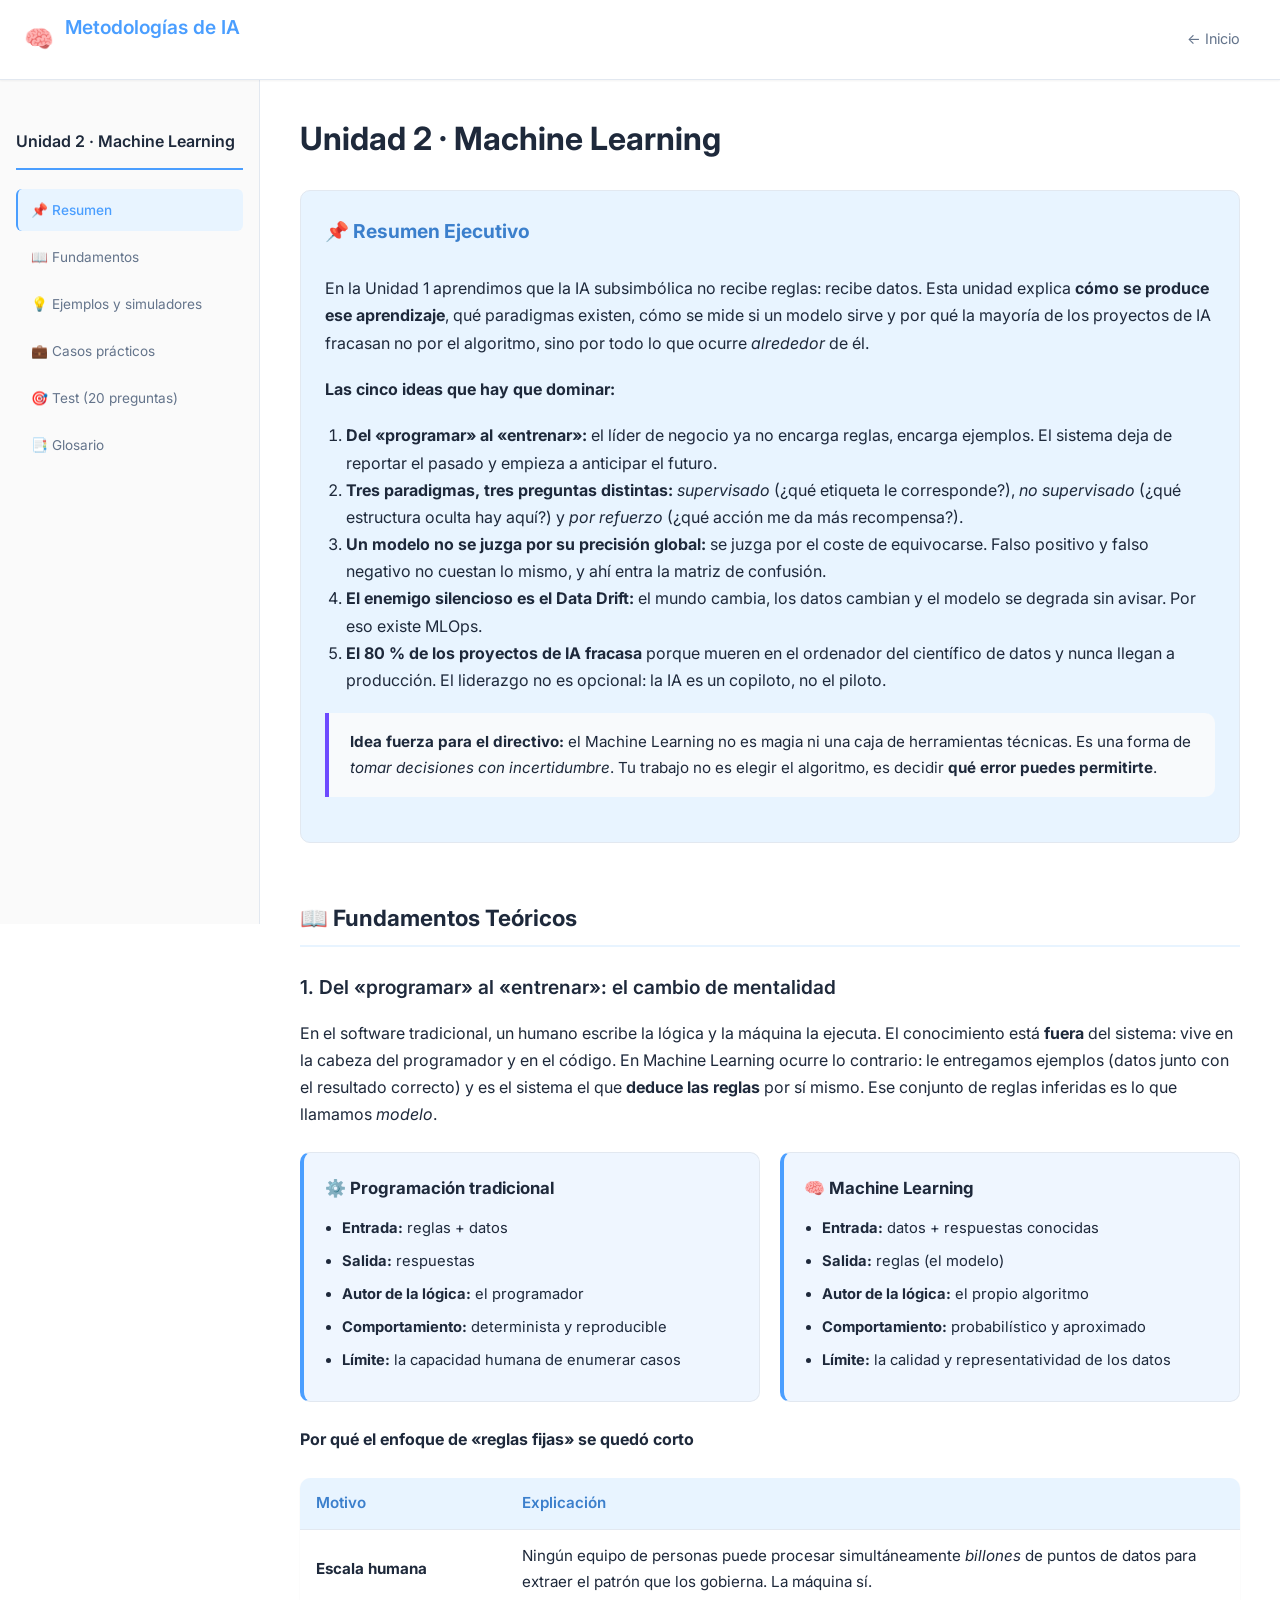
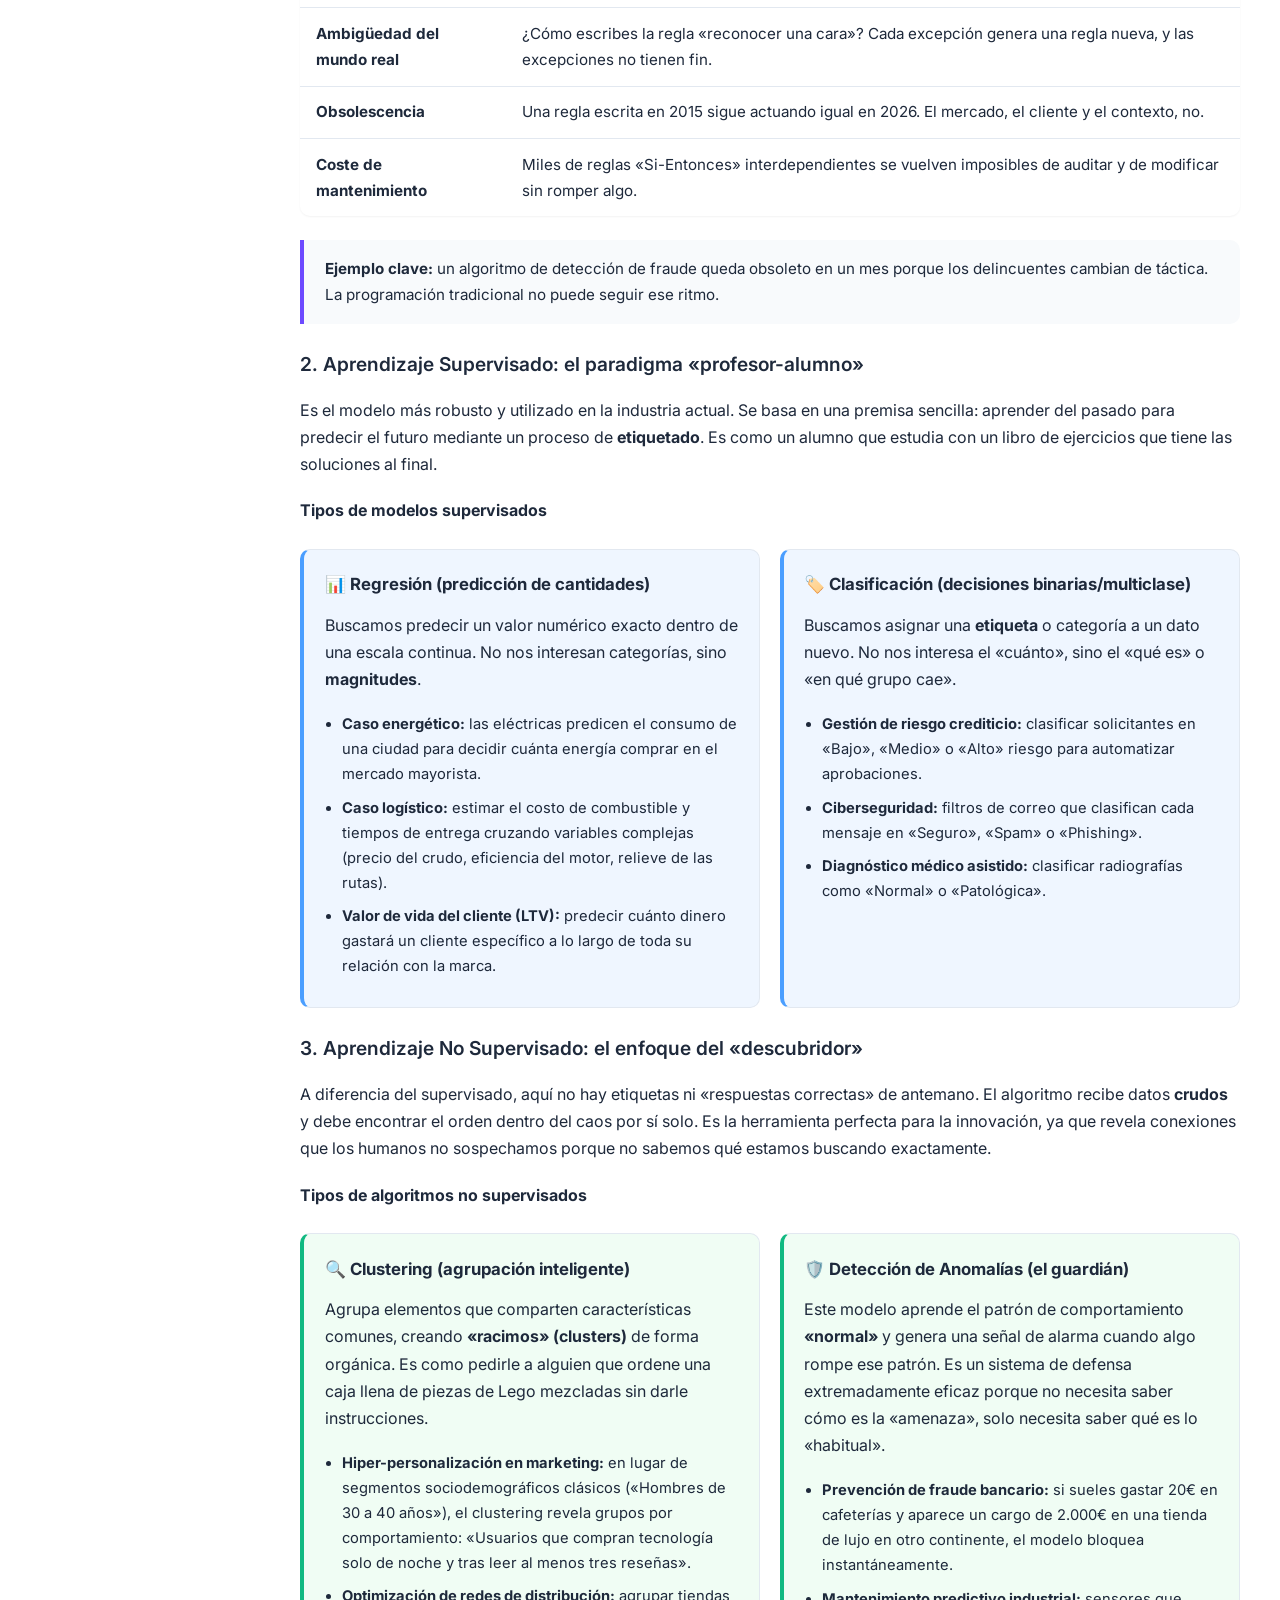
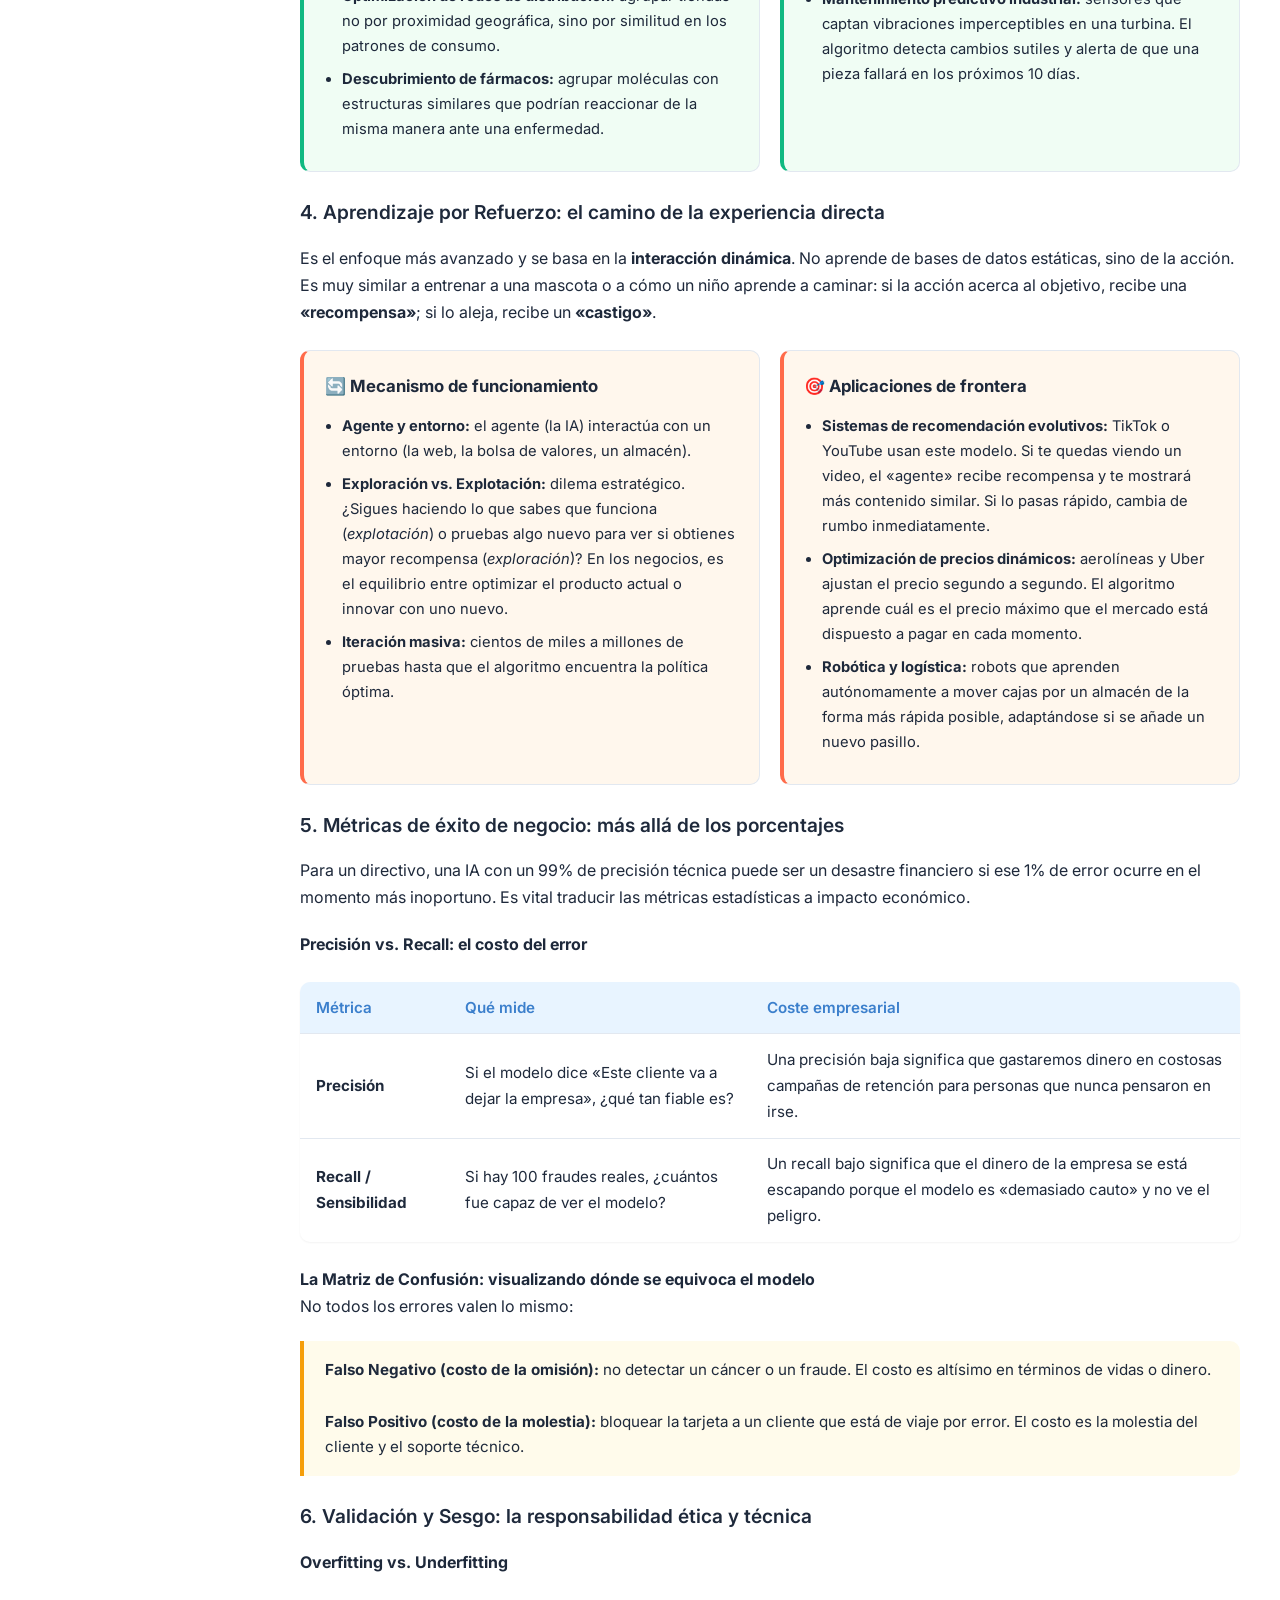
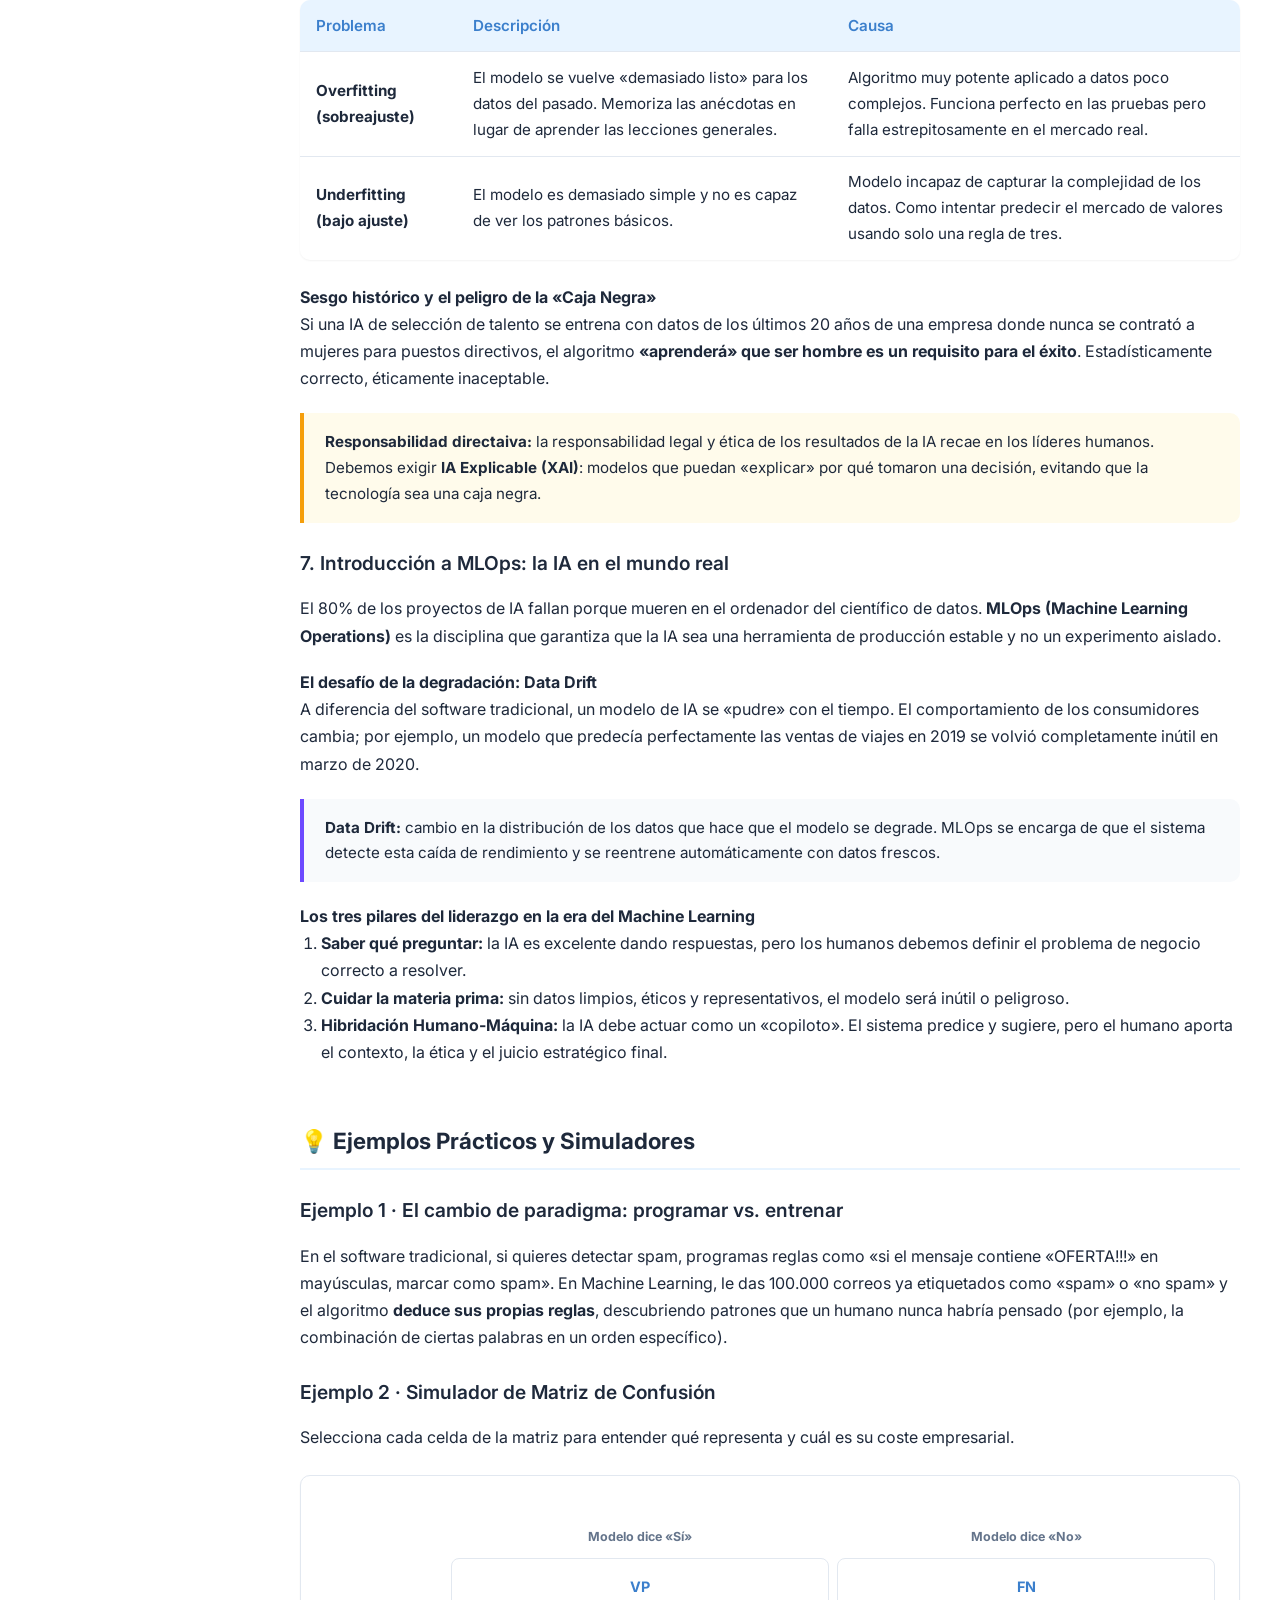
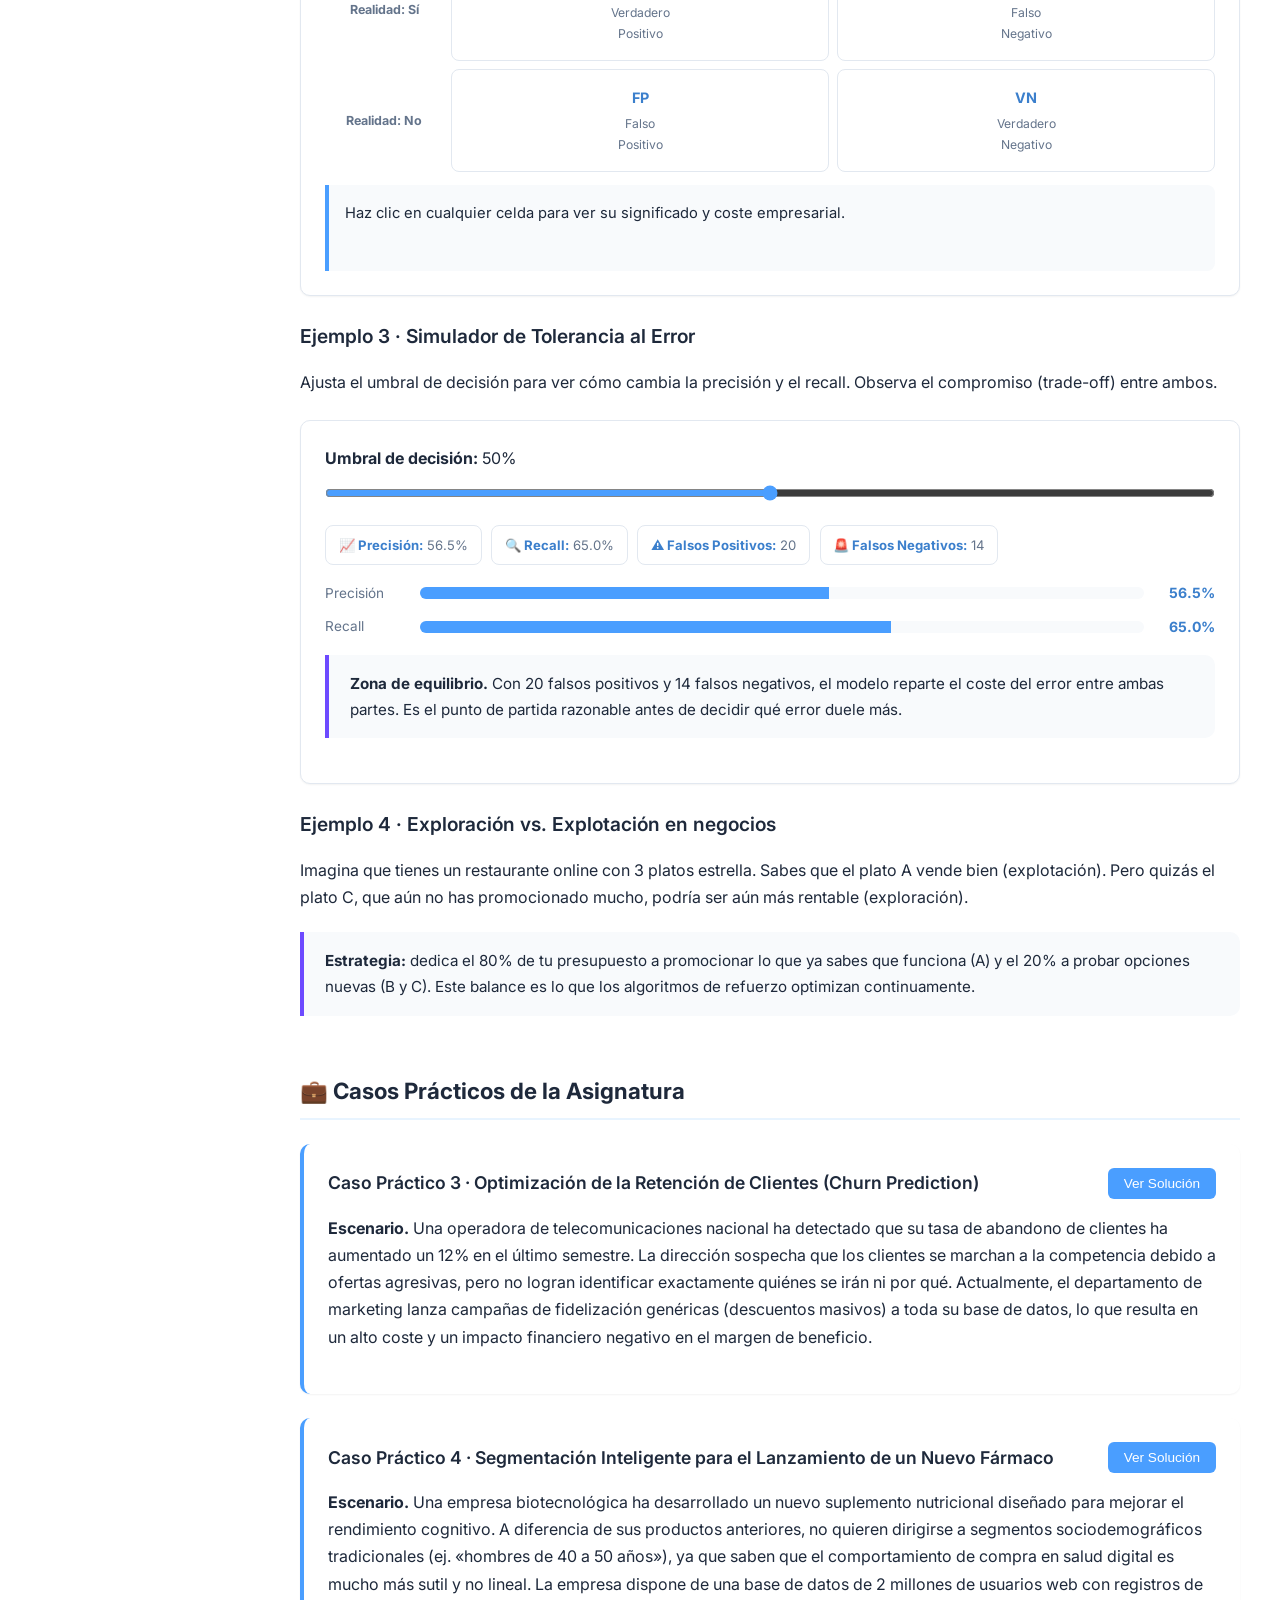
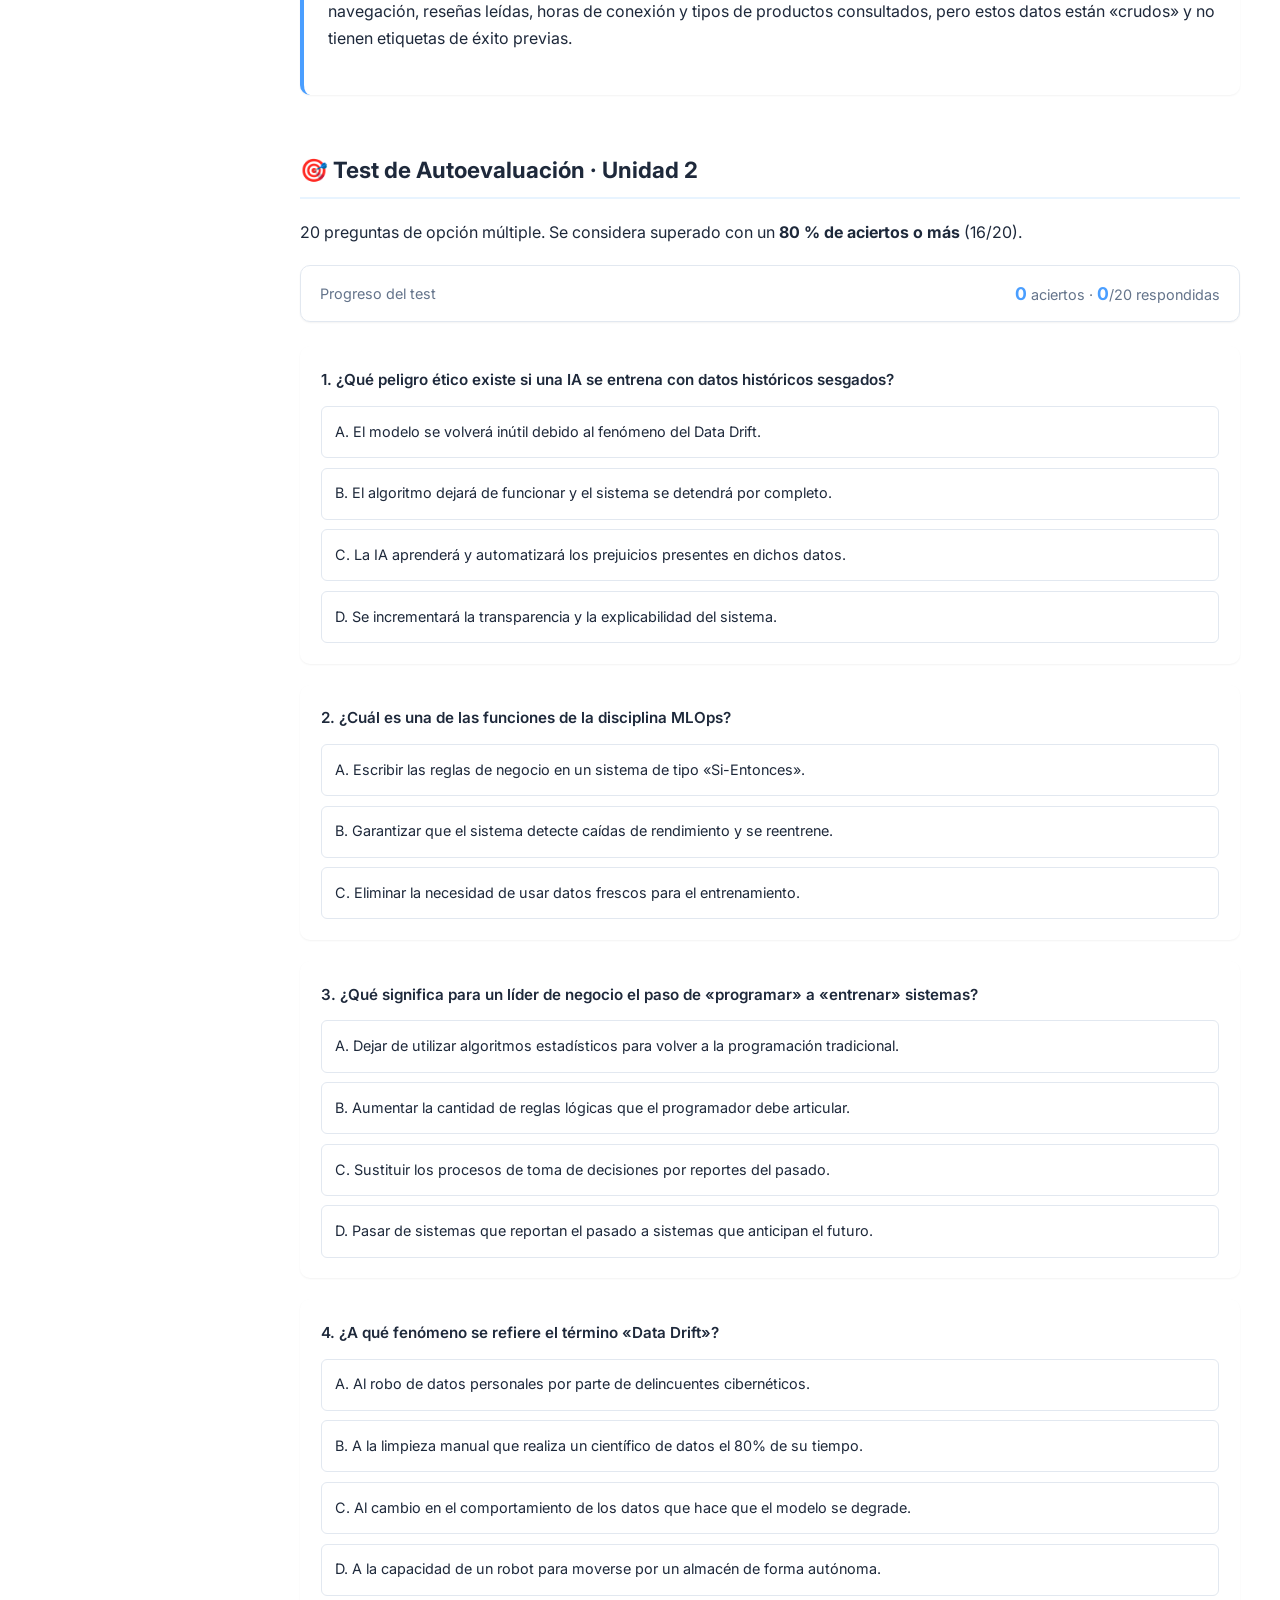
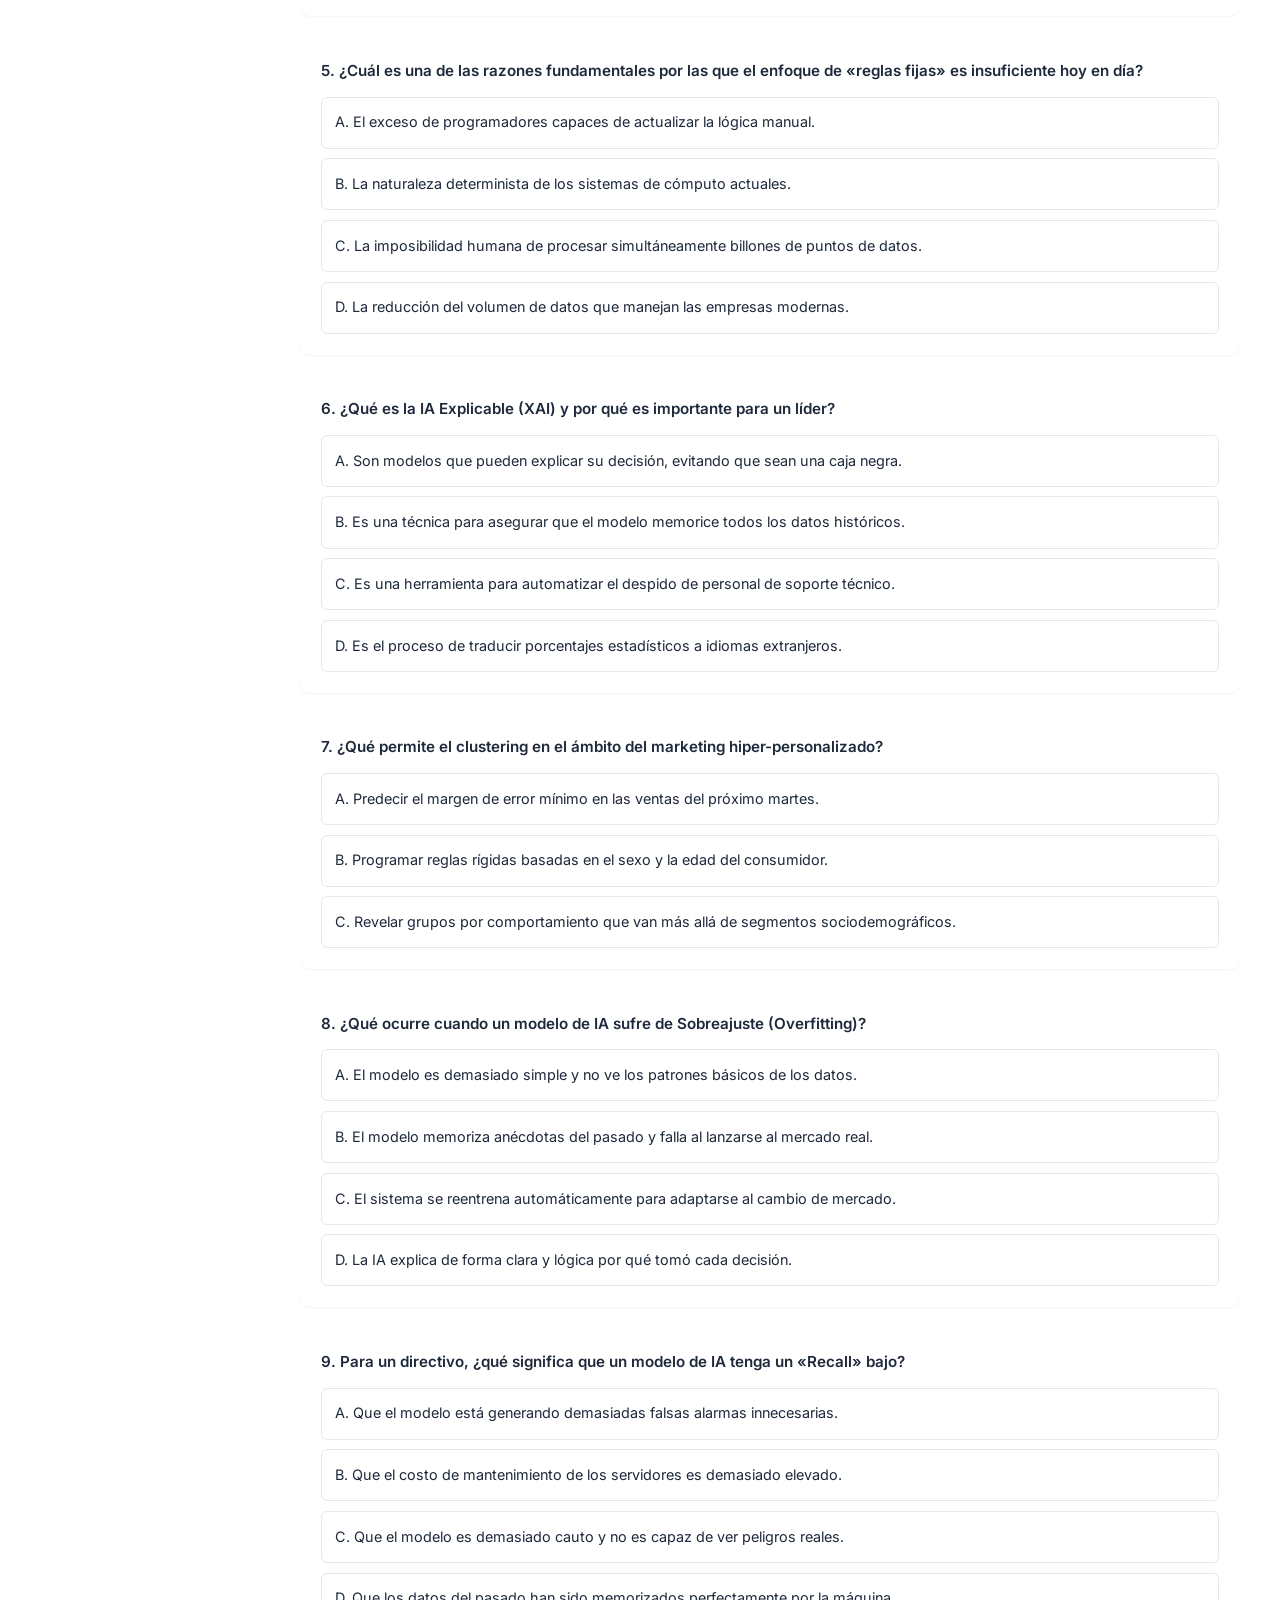
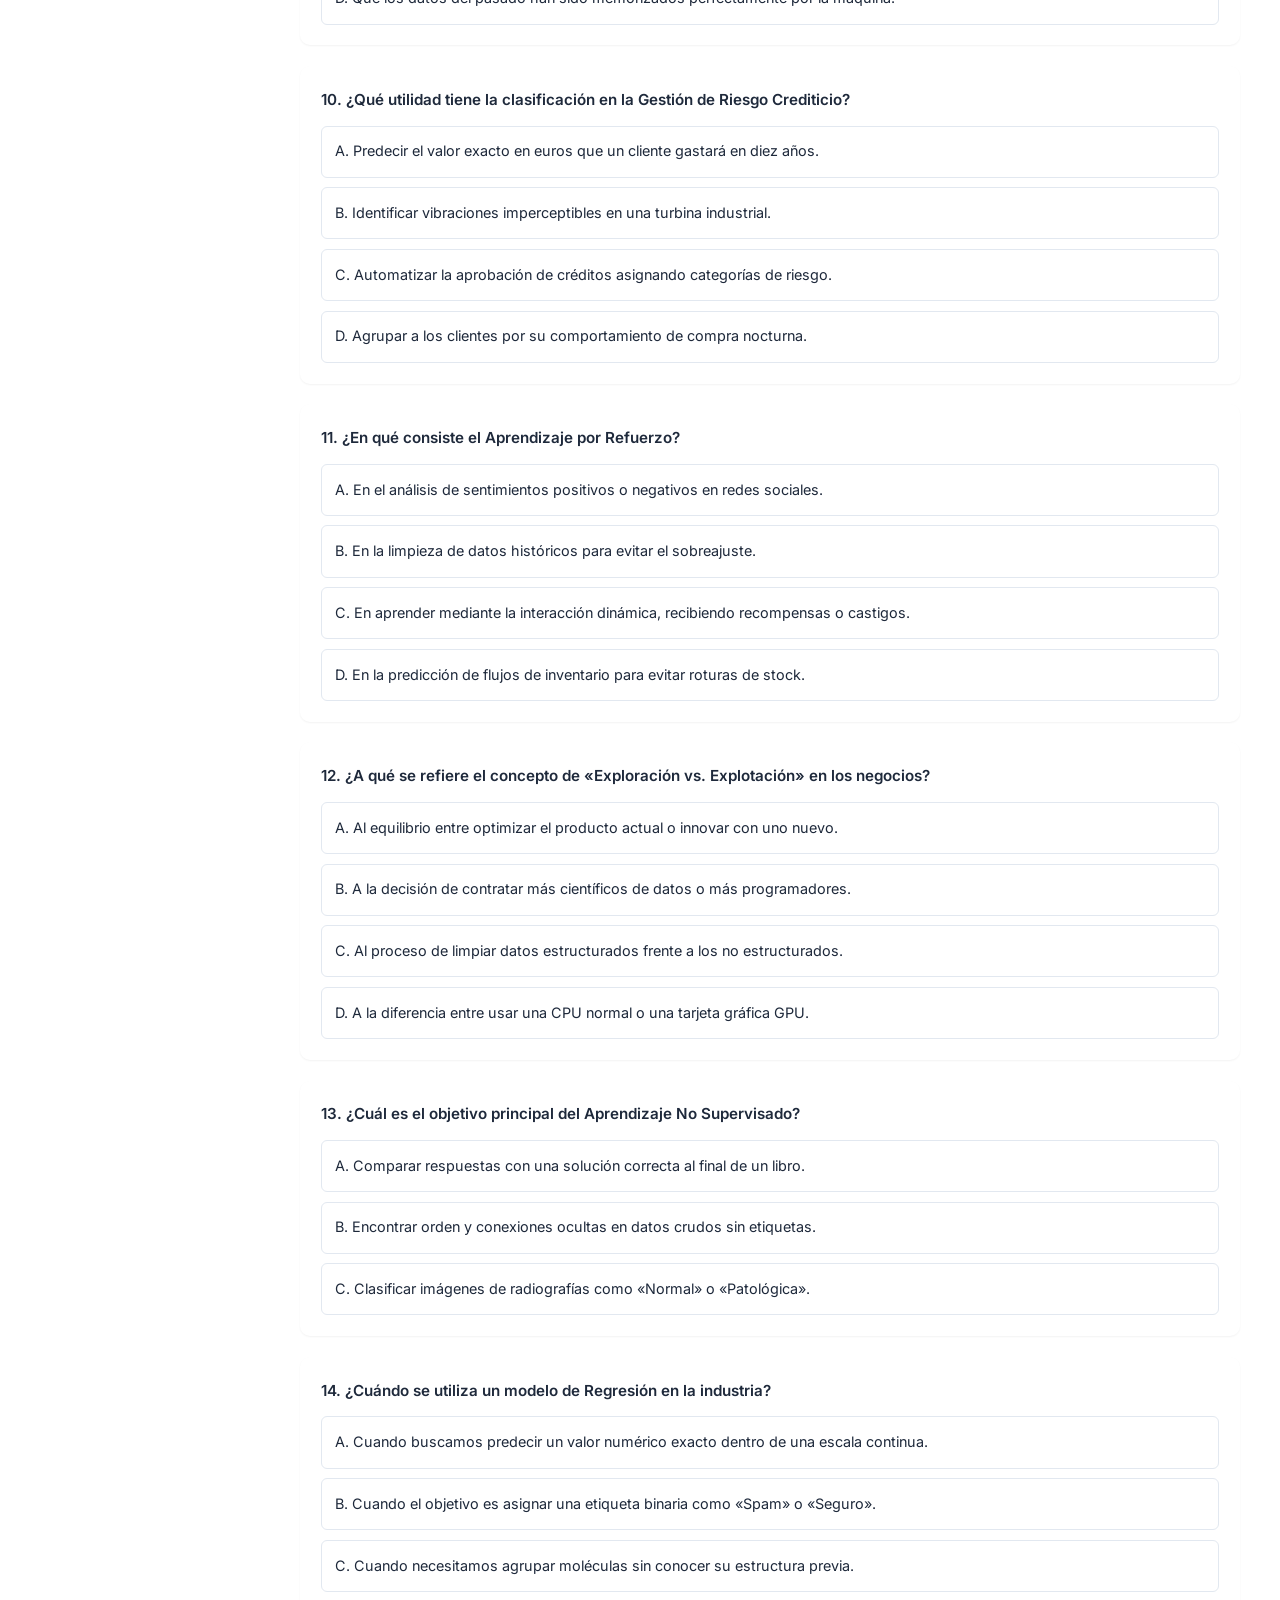
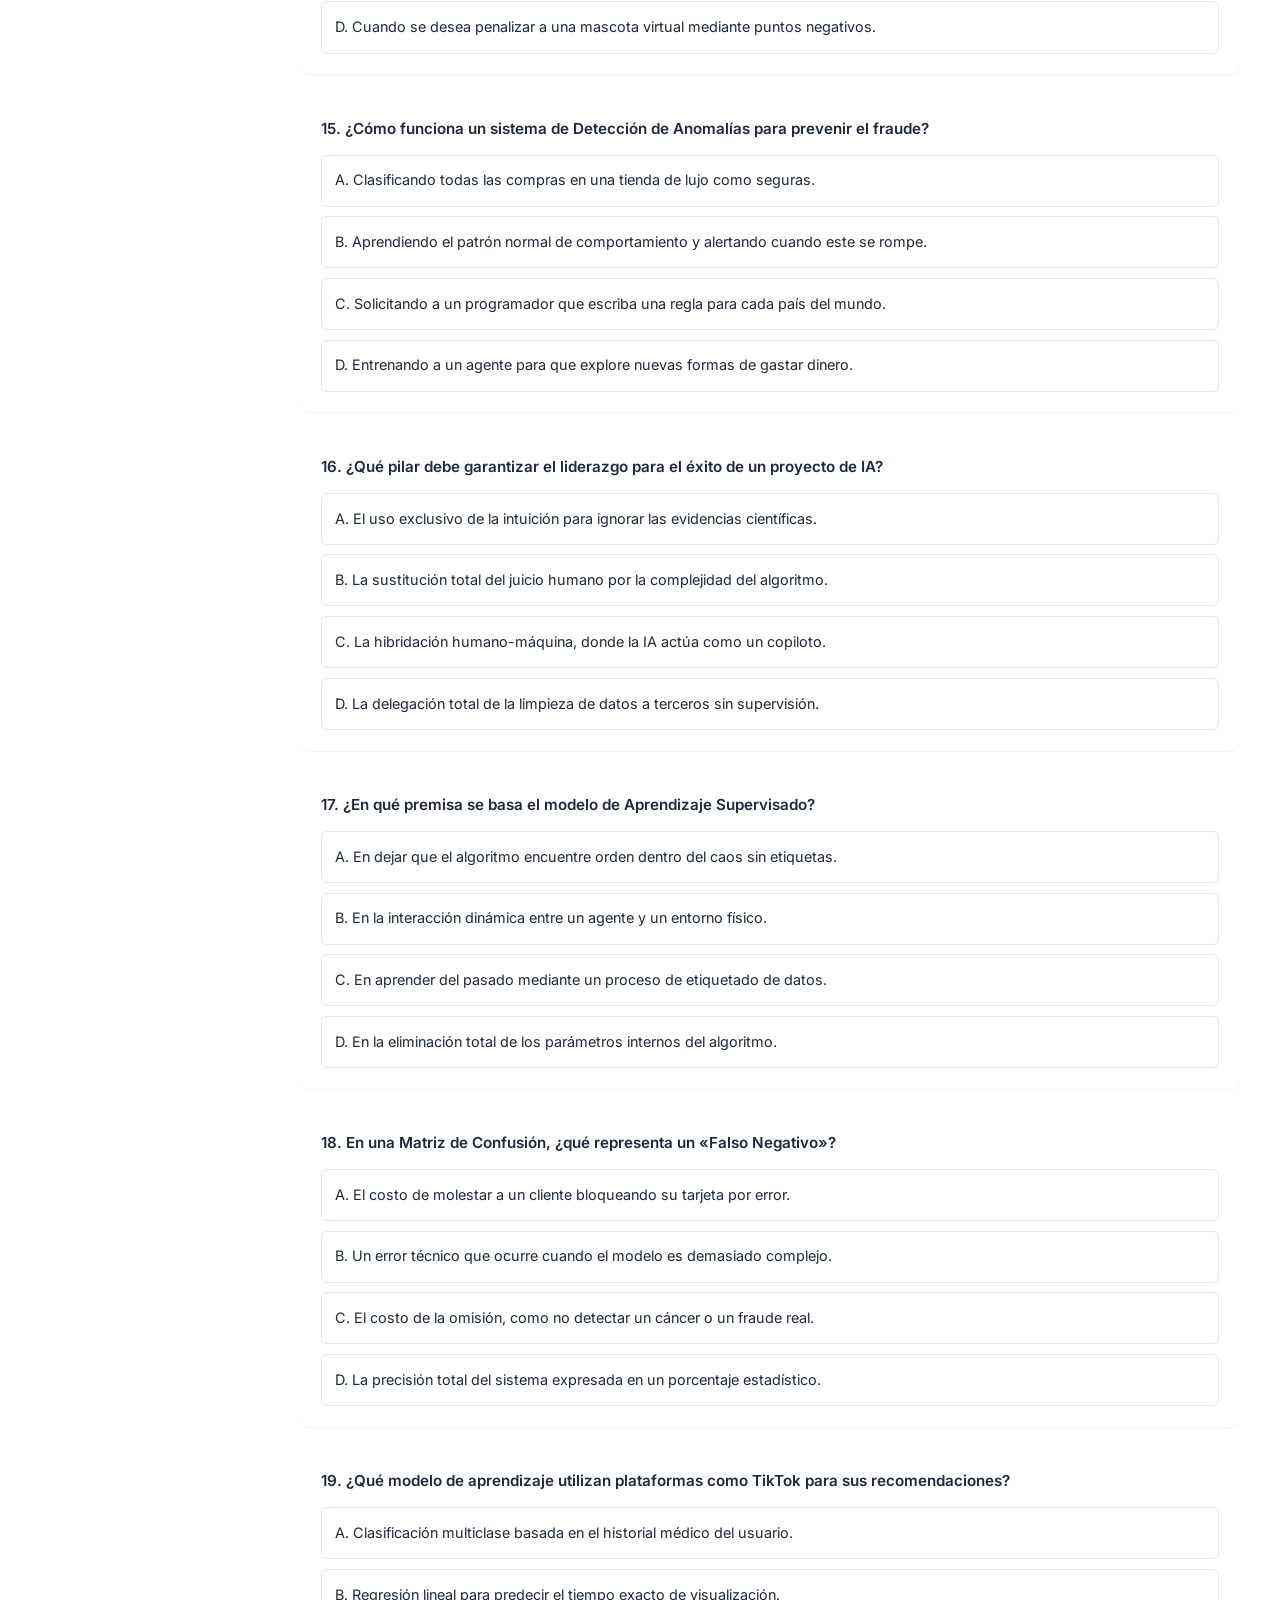
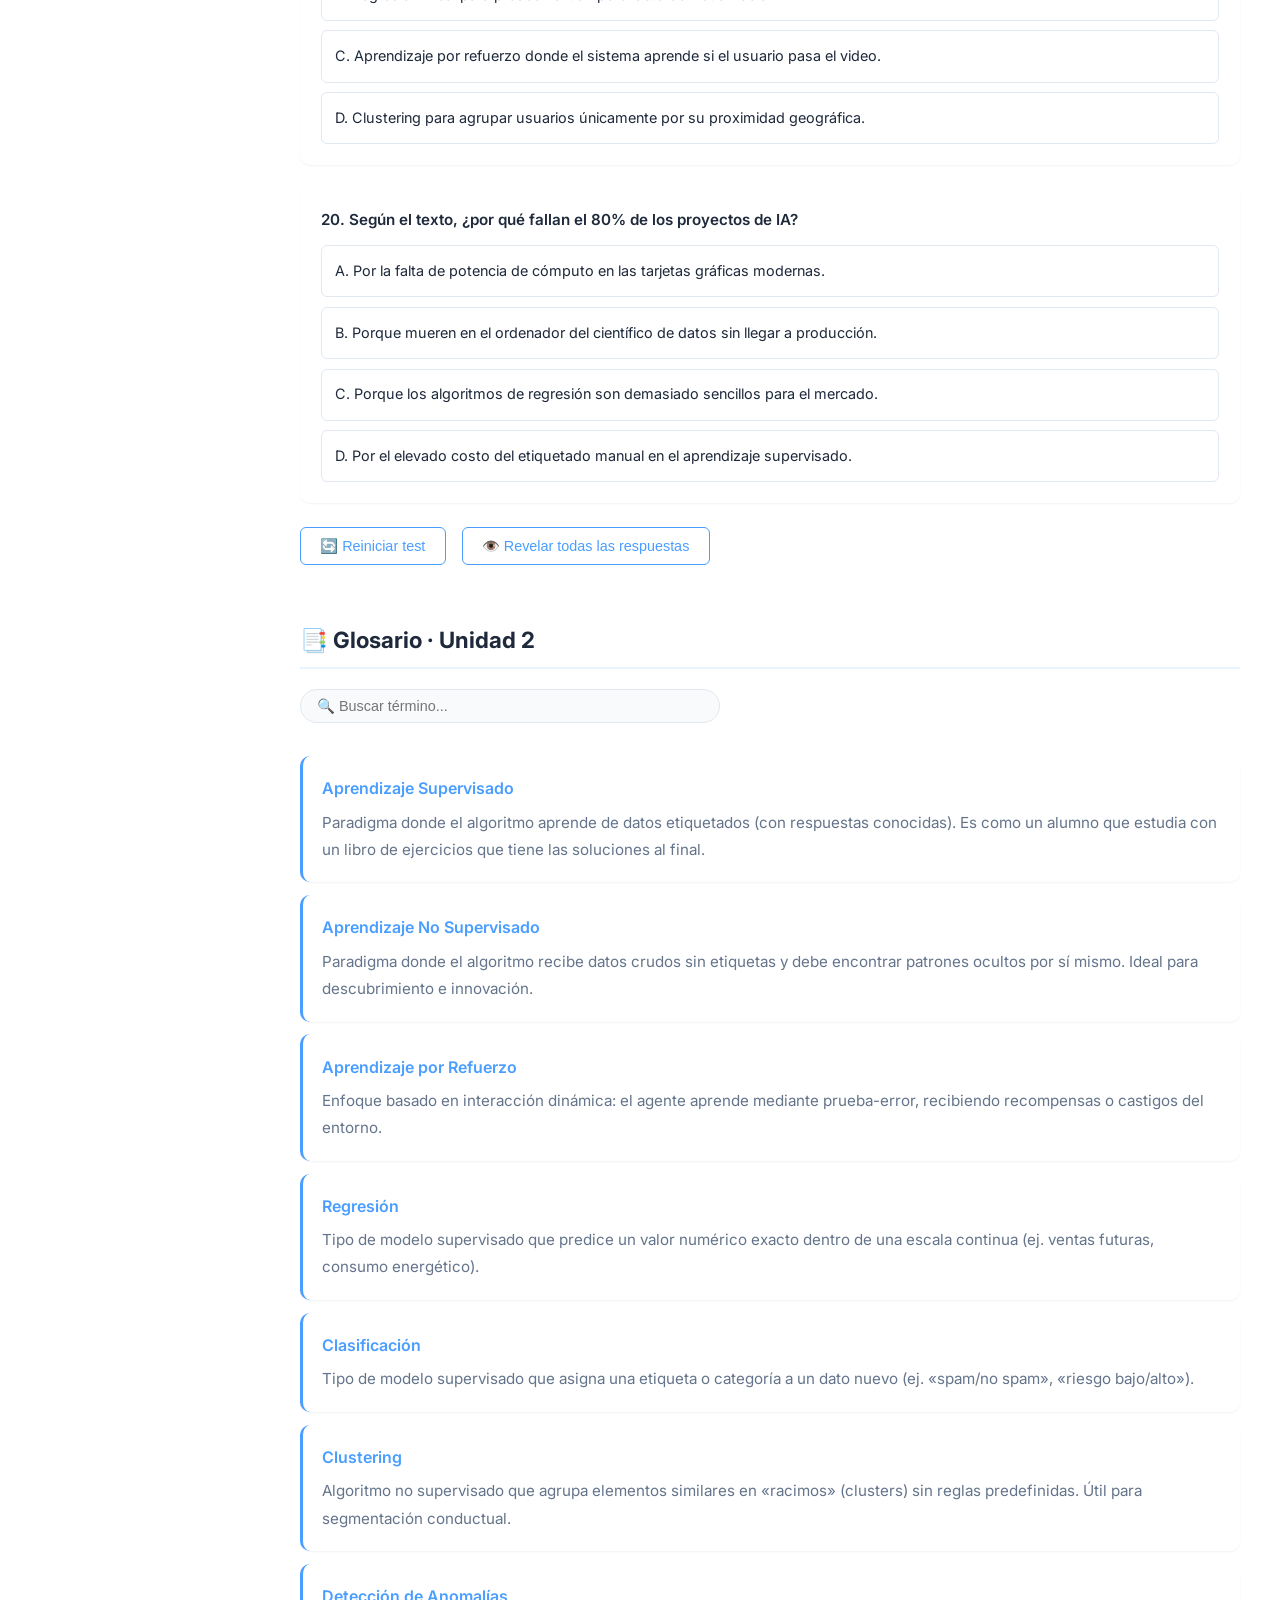
<file: IA/temas/tema2.html>
<!DOCTYPE html>
<html lang="es">
<head>
<meta charset="UTF-8">
<meta name="viewport" content="width=device-width, initial-scale=1.0">
<title>Unidad 2 - Machine Learning | Metodologías de IA</title>
<link rel="stylesheet" href="../css/styles.css">
<link rel="preconnect" href="https://fonts.googleapis.com">
<link href="https://fonts.googleapis.com/css2?family=Inter:wght@400;500;600;700&display=swap" rel="stylesheet">

<style>
/* === ESTILOS ESPECÍFICOS UNIDAD 2 === */
.compare-grid { display: grid; grid-template-columns: 1fr 1fr; gap: 1.2rem; margin: 1.5rem 0; }
.compare-col { border-radius: var(--radius); padding: 1.3rem; border: 1px solid var(--border-color); }
.compare-col.supervised { background: #eff6ff; border-left: 4px solid var(--primary); }
.compare-col.unsupervised { background: #f0fdf4; border-left: 4px solid var(--success); }
.compare-col.reinforcement { background: #fff7ed; border-left: 4px solid var(--accent); }
.compare-col h4 { margin-bottom: 0.8rem; font-size: 1.05rem; }
.compare-col ul { margin-left: 1.1rem; font-size: 0.92rem; }
.compare-col li { margin-bottom: 0.5rem; }

.sim-box {
    background: white; border: 1px solid var(--border-color);
    border-radius: var(--radius); padding: 1.5rem; margin: 1.5rem 0;
    box-shadow: var(--shadow-sm);
}
.sim-scenario {
    background: var(--bg-light); border-radius: 8px; padding: 1rem;
    margin-bottom: 1rem; font-size: 0.95rem; min-height: 72px;
}
.sim-buttons { display: flex; gap: 0.8rem; flex-wrap: wrap; }
.sim-btn {
    padding: 0.6rem 1.2rem; border-radius: 6px; border: 1.5px solid var(--primary);
    background: white; color: var(--primary); font-weight: 500; cursor: pointer;
    font-size: 0.9rem; transition: all 0.2s;
}
.sim-btn:hover { background: var(--primary); color: white; }
.sim-feedback {
    margin-top: 1rem; padding: 1rem; border-radius: 8px; font-size: 0.92rem; display: none;
}
.sim-feedback.show { display: block; animation: fadeIn 0.3s ease; }
.sim-feedback.ok { background: #d1fae5; border-left: 4px solid var(--success); }
.sim-feedback.no { background: #fee2e2; border-left: 4px solid var(--error); }

.score-bar {
    position: sticky; top: 62px; z-index: 900;
    background: white; border: 1px solid var(--border-color); border-radius: var(--radius);
    padding: 0.8rem 1.2rem; margin-bottom: 1.5rem; display: flex;
    justify-content: space-between; align-items: center; box-shadow: var(--shadow-sm);
}
.score-bar span { font-size: 0.9rem; color: var(--text-secondary); }
.score-bar strong { color: var(--primary); font-size: 1.1rem; }

/* --- Matriz de confusión interactiva --- */
.matrix-wrap {
    display: grid; grid-template-columns: 118px 1fr 1fr; gap: 0.5rem; margin: 1.5rem 0 0.8rem;
}
.matrix-axis {
    display: flex; align-items: center; justify-content: center;
    font-size: 0.78rem; font-weight: 600; color: var(--text-secondary);
    text-align: center; line-height: 1.3; padding: 0.3rem;
}
.matrix-cell {
    background: white; border: 1px solid var(--border-color); border-radius: 8px;
    padding: 1rem 0.6rem; text-align: center; cursor: pointer; transition: all 0.2s;
}
.matrix-cell:hover { border-color: var(--primary); transform: translateY(-2px); }
.matrix-cell.active { border-color: var(--primary); background: var(--primary-light); box-shadow: var(--shadow-md); }
.matrix-cell .mc-label { display: block; font-weight: 700; font-size: 0.9rem; color: var(--primary-dark); }
.matrix-cell .mc-sub { display: block; font-size: 0.76rem; color: var(--text-secondary); margin-top: 0.2rem; }
.matrix-detail {
    background: var(--bg-light); border-left: 4px solid var(--primary);
    border-radius: 0 8px 8px 0; padding: 1rem; font-size: 0.92rem; min-height: 86px;
}

/* --- Simulador de umbral --- */
.threshold-slider { width: 100%; margin: 0.8rem 0 0.3rem; accent-color: var(--primary); cursor: pointer; }
.kpi-mini { display: flex; gap: 0.6rem; flex-wrap: wrap; margin: 1rem 0; }
.kpi-mini div {
    background: white; border: 1px solid var(--border-color); border-radius: 8px;
    padding: 0.5rem 0.8rem; font-size: 0.82rem; color: var(--text-secondary);
}
.kpi-mini strong { color: var(--primary-dark); }
.metric-row { display: flex; align-items: center; gap: 0.8rem; margin-bottom: 0.6rem; }
.metric-row > span:first-child { min-width: 82px; font-size: 0.85rem; color: var(--text-secondary); }
.metric-bar { flex: 1; height: 12px; background: var(--bg-light); border-radius: 6px; overflow: hidden; }
.metric-bar span { display: block; height: 100%; background: var(--primary); transition: width 0.25s; }
.metric-val { min-width: 58px; text-align: right; font-weight: 700; color: var(--primary-dark); font-size: 0.88rem; }

/* --- Timeline --- */
.timeline { position: relative; margin: 2rem 0; padding-left: 2rem; }
.timeline::before {
    content: ''; position: absolute; left: 8px; top: 0; bottom: 0;
    width: 2px; background: linear-gradient(to bottom, var(--primary), var(--secondary));
}
.timeline-item { position: relative; margin-bottom: 1.8rem; padding-left: 1.5rem; }
.timeline-item::before {
    content: ''; position: absolute; left: -1.65rem; top: 0.45rem;
    width: 14px; height: 14px; border-radius: 50%;
    background: white; border: 3px solid var(--primary);
}
.timeline-year {
    display: inline-block; background: var(--primary-light); color: var(--primary-dark);
    font-weight: 700; font-size: 0.8rem; padding: 0.15rem 0.6rem;
    border-radius: 20px; margin-bottom: 0.3rem;
}

@media (max-width: 860px) {
    .compare-grid { grid-template-columns: 1fr; }
    .matrix-wrap { grid-template-columns: 84px 1fr 1fr; }
}
</style>
</head>
<body class="tema-page">

<!-- HEADER -->
<header class="header">
    <div class="header-container">
        <div class="logo-area">
            <span class="logo-icon">🧠</span>
            <h1>Metodologías de IA</h1>
        </div>
        <a href="../index.html" class="back-link">← Inicio</a>
    </div>
</header>

<div class="main-wrapper">

    <!-- MENÚ IZQUIERDO -->
    <aside class="sidebar-left">
        <nav class="unit-nav">
            <div class="nav-header">
                <h3>Unidad 2 · Machine Learning</h3>
            </div>
            <ul class="nav-list">
                <li><a href="#resumen" class="nav-link active">📌 Resumen</a></li>
                <li><a href="#fundamentos" class="nav-link">📖 Fundamentos</a></li>
                <li><a href="#ejemplos" class="nav-link">💡 Ejemplos y simuladores</a></li>
                <li><a href="#casos" class="nav-link">💼 Casos prácticos</a></li>
                <li><a href="#test" class="nav-link">🎯 Test (20 preguntas)</a></li>
                <li><a href="#glosario" class="nav-link">📑 Glosario</a></li>
            </ul>
        </nav>
    </aside>

    <!-- CONTENIDO -->
    <main class="content-main">

    <!-- ================= RESUMEN ================= -->
    <section id="resumen" class="content-section">
        <h1>Unidad 2 · Machine Learning</h1>

        <div class="executive-summary">
            <h2>📌 Resumen Ejecutivo</h2>
            <p>En la Unidad 1 aprendimos que la IA subsimbólica no recibe reglas: recibe datos. Esta unidad explica <strong>cómo se produce ese aprendizaje</strong>, qué paradigmas existen, cómo se mide si un modelo sirve y por qué la mayoría de los proyectos de IA fracasan no por el algoritmo, sino por todo lo que ocurre <em>alrededor</em> de él.</p>

            <p><strong>Las cinco ideas que hay que dominar:</strong></p>
            <ol style="margin-left:1.3rem;">
                <li><strong>Del «programar» al «entrenar»:</strong> el líder de negocio ya no encarga reglas, encarga ejemplos. El sistema deja de reportar el pasado y empieza a anticipar el futuro.</li>
                <li><strong>Tres paradigmas, tres preguntas distintas:</strong> <em>supervisado</em> (¿qué etiqueta le corresponde?), <em>no supervisado</em> (¿qué estructura oculta hay aquí?) y <em>por refuerzo</em> (¿qué acción me da más recompensa?).</li>
                <li><strong>Un modelo no se juzga por su precisión global:</strong> se juzga por el coste de equivocarse. Falso positivo y falso negativo no cuestan lo mismo, y ahí entra la matriz de confusión.</li>
                <li><strong>El enemigo silencioso es el Data Drift:</strong> el mundo cambia, los datos cambian y el modelo se degrada sin avisar. Por eso existe MLOps.</li>
                <li><strong>El 80 % de los proyectos de IA fracasa</strong> porque mueren en el ordenador del científico de datos y nunca llegan a producción. El liderazgo no es opcional: la IA es un copiloto, no el piloto.</li>
            </ol>

            <div class="info-box" style="margin-top:1.2rem;">
                <strong>Idea fuerza para el directivo:</strong> el Machine Learning no es magia ni una caja de herramientas técnicas. Es una forma de <em>tomar decisiones con incertidumbre</em>. Tu trabajo no es elegir el algoritmo, es decidir <strong>qué error puedes permitirte</strong>.
            </div>
        </div>
    </section>

    <!-- ================= FUNDAMENTOS ================= -->
    <section id="fundamentos" class="content-section">
        <h2>📖 Fundamentos Teóricos</h2>

        <!-- 1. PROGRAMAR VS ENTRENAR -->
        <h3>1. Del «programar» al «entrenar»: el cambio de mentalidad</h3>
        <p>En el software tradicional, un humano escribe la lógica y la máquina la ejecuta. El conocimiento está <strong>fuera</strong> del sistema: vive en la cabeza del programador y en el código. En Machine Learning ocurre lo contrario: le entregamos ejemplos (datos junto con el resultado correcto) y es el sistema el que <strong>deduce las reglas</strong> por sí mismo. Ese conjunto de reglas inferidas es lo que llamamos <em>modelo</em>.</p>

        <div class="compare-grid">
            <div class="compare-col supervised">
                <h4>⚙️ Programación tradicional</h4>
                <ul>
                    <li><strong>Entrada:</strong> reglas + datos</li>
                    <li><strong>Salida:</strong> respuestas</li>
                    <li><strong>Autor de la lógica:</strong> el programador</li>
                    <li><strong>Comportamiento:</strong> determinista y reproducible</li>
                    <li><strong>Límite:</strong> la capacidad humana de enumerar casos</li>
                </ul>
            </div>
            <div class="compare-col supervised">
                <h4>🧠 Machine Learning</h4>
                <ul>
                    <li><strong>Entrada:</strong> datos + respuestas conocidas</li>
                    <li><strong>Salida:</strong> reglas (el modelo)</li>
                    <li><strong>Autor de la lógica:</strong> el propio algoritmo</li>
                    <li><strong>Comportamiento:</strong> probabilístico y aproximado</li>
                    <li><strong>Límite:</strong> la calidad y representatividad de los datos</li>
                </ul>
            </div>
        </div>

        <h4>Por qué el enfoque de «reglas fijas» se quedó corto</h4>
        <table>
            <thead><tr><th>Motivo</th><th>Explicación</th></tr></thead>
            <tbody>
                <tr>
                    <td><strong>Escala humana</strong></td>
                    <td>Ningún equipo de personas puede procesar simultáneamente <em>billones</em> de puntos de datos para extraer el patrón que los gobierna. La máquina sí.</td>
                </tr>
                <tr>
                    <td><strong>Ambigüedad del mundo real</strong></td>
                    <td>¿Cómo escribes la regla «reconocer una cara»? Cada excepción genera una regla nueva, y las excepciones no tienen fin.</td>
                </tr>
                <tr>
                    <td><strong>Obsolescencia</strong></td>
                    <td>Una regla escrita en 2015 sigue actuando igual en 2026. El mercado, el cliente y el contexto, no.</td>
                </tr>
                <tr>
                    <td><strong>Coste de mantenimiento</strong></td>
                    <td>Miles de reglas «Si-Entonces» interdependientes se vuelven imposibles de auditar y de modificar sin romper algo.</td>
                </tr>
            </tbody>
        </table>

        <div class="info-box">
            <strong>Ejemplo clave:</strong> un algoritmo de detección de fraude queda obsoleto en un mes porque los delincuentes cambian de táctica. La programación tradicional no puede seguir ese ritmo.
        </div>

        <!-- 2. APRENDIZAJE SUPERVISADO -->
        <h3>2. Aprendizaje Supervisado: el paradigma «profesor-alumno»</h3>
        <p>Es el modelo más robusto y utilizado en la industria actual. Se basa en una premisa sencilla: aprender del pasado para predecir el futuro mediante un proceso de <strong>etiquetado</strong>. Es como un alumno que estudia con un libro de ejercicios que tiene las soluciones al final.</p>

        <h4>Tipos de modelos supervisados</h4>

        <div class="compare-grid">
            <div class="compare-col supervised">
                <h4>📊 Regresión (predicción de cantidades)</h4>
                <p>Buscamos predecir un valor numérico exacto dentro de una escala continua. No nos interesan categorías, sino <strong>magnitudes</strong>.</p>
                <ul>
                    <li><strong>Caso energético:</strong> las eléctricas predicen el consumo de una ciudad para decidir cuánta energía comprar en el mercado mayorista.</li>
                    <li><strong>Caso logístico:</strong> estimar el costo de combustible y tiempos de entrega cruzando variables complejas (precio del crudo, eficiencia del motor, relieve de las rutas).</li>
                    <li><strong>Valor de vida del cliente (LTV):</strong> predecir cuánto dinero gastará un cliente específico a lo largo de toda su relación con la marca.</li>
                </ul>
            </div>
            <div class="compare-col supervised">
                <h4>🏷️ Clasificación (decisiones binarias/multiclase)</h4>
                <p>Buscamos asignar una <strong>etiqueta</strong> o categoría a un dato nuevo. No nos interesa el «cuánto», sino el «qué es» o «en qué grupo cae».</p>
                <ul>
                    <li><strong>Gestión de riesgo crediticio:</strong> clasificar solicitantes en «Bajo», «Medio» o «Alto» riesgo para automatizar aprobaciones.</li>
                    <li><strong>Ciberseguridad:</strong> filtros de correo que clasifican cada mensaje en «Seguro», «Spam» o «Phishing».</li>
                    <li><strong>Diagnóstico médico asistido:</strong> clasificar radiografías como «Normal» o «Patológica».</li>
                </ul>
            </div>
        </div>

        <!-- 3. APRENDIZAJE NO SUPERVISADO -->
        <h3>3. Aprendizaje No Supervisado: el enfoque del «descubridor»</h3>
        <p>A diferencia del supervisado, aquí no hay etiquetas ni «respuestas correctas» de antemano. El algoritmo recibe datos <strong>crudos</strong> y debe encontrar el orden dentro del caos por sí solo. Es la herramienta perfecta para la innovación, ya que revela conexiones que los humanos no sospechamos porque no sabemos qué estamos buscando exactamente.</p>

        <h4>Tipos de algoritmos no supervisados</h4>

        <div class="compare-grid">
            <div class="compare-col unsupervised">
                <h4>🔍 Clustering (agrupación inteligente)</h4>
                <p>Agrupa elementos que comparten características comunes, creando <strong>«racimos» (clusters)</strong> de forma orgánica. Es como pedirle a alguien que ordene una caja llena de piezas de Lego mezcladas sin darle instrucciones.</p>
                <ul>
                    <li><strong>Hiper-personalización en marketing:</strong> en lugar de segmentos sociodemográficos clásicos («Hombres de 30 a 40 años»), el clustering revela grupos por comportamiento: «Usuarios que compran tecnología solo de noche y tras leer al menos tres reseñas».</li>
                    <li><strong>Optimización de redes de distribución:</strong> agrupar tiendas no por proximidad geográfica, sino por similitud en los patrones de consumo.</li>
                    <li><strong>Descubrimiento de fármacos:</strong> agrupar moléculas con estructuras similares que podrían reaccionar de la misma manera ante una enfermedad.</li>
                </ul>
            </div>
            <div class="compare-col unsupervised">
                <h4>🛡️ Detección de Anomalías (el guardián)</h4>
                <p>Este modelo aprende el patrón de comportamiento <strong>«normal»</strong> y genera una señal de alarma cuando algo rompe ese patrón. Es un sistema de defensa extremadamente eficaz porque no necesita saber cómo es la «amenaza», solo necesita saber qué es lo «habitual».</p>
                <ul>
                    <li><strong>Prevención de fraude bancario:</strong> si sueles gastar 20€ en cafeterías y aparece un cargo de 2.000€ en una tienda de lujo en otro continente, el modelo bloquea instantáneamente.</li>
                    <li><strong>Mantenimiento predictivo industrial:</strong> sensores que captan vibraciones imperceptibles en una turbina. El algoritmo detecta cambios sutiles y alerta de que una pieza fallará en los próximos 10 días.</li>
                </ul>
            </div>
        </div>

        <!-- 4. APRENDIZAJE POR REFUERZO -->
        <h3>4. Aprendizaje por Refuerzo: el camino de la experiencia directa</h3>
        <p>Es el enfoque más avanzado y se basa en la <strong>interacción dinámica</strong>. No aprende de bases de datos estáticas, sino de la acción. Es muy similar a entrenar a una mascota o a cómo un niño aprende a caminar: si la acción acerca al objetivo, recibe una <strong>«recompensa»</strong>; si lo aleja, recibe un <strong>«castigo»</strong>.</p>

        <div class="compare-grid">
            <div class="compare-col reinforcement">
                <h4>🔄 Mecanismo de funcionamiento</h4>
                <ul>
                    <li><strong>Agente y entorno:</strong> el agente (la IA) interactúa con un entorno (la web, la bolsa de valores, un almacén).</li>
                    <li><strong>Exploración vs. Explotación:</strong> dilema estratégico. ¿Sigues haciendo lo que sabes que funciona (<em>explotación</em>) o pruebas algo nuevo para ver si obtienes mayor recompensa (<em>exploración</em>)? En los negocios, es el equilibrio entre optimizar el producto actual o innovar con uno nuevo.</li>
                    <li><strong>Iteración masiva:</strong> cientos de miles a millones de pruebas hasta que el algoritmo encuentra la política óptima.</li>
                </ul>
            </div>
            <div class="compare-col reinforcement">
                <h4>🎯 Aplicaciones de frontera</h4>
                <ul>
                    <li><strong>Sistemas de recomendación evolutivos:</strong> TikTok o YouTube usan este modelo. Si te quedas viendo un video, el «agente» recibe recompensa y te mostrará más contenido similar. Si lo pasas rápido, cambia de rumbo inmediatamente.</li>
                    <li><strong>Optimización de precios dinámicos:</strong> aerolíneas y Uber ajustan el precio segundo a segundo. El algoritmo aprende cuál es el precio máximo que el mercado está dispuesto a pagar en cada momento.</li>
                    <li><strong>Robótica y logística:</strong> robots que aprenden autónomamente a mover cajas por un almacén de la forma más rápida posible, adaptándose si se añade un nuevo pasillo.</li>
                </ul>
            </div>
        </div>

        <!-- 5. MÉTRICAS DE ÉXITO -->
        <h3>5. Métricas de éxito de negocio: más allá de los porcentajes</h3>
        <p>Para un directivo, una IA con un 99% de precisión técnica puede ser un desastre financiero si ese 1% de error ocurre en el momento más inoportuno. Es vital traducir las métricas estadísticas a impacto económico.</p>

        <h4>Precisión vs. Recall: el costo del error</h4>
        <table>
            <thead><tr><th>Métrica</th><th>Qué mide</th><th>Coste empresarial</th></tr></thead>
            <tbody>
                <tr>
                    <td><strong>Precisión</strong></td>
                    <td>Si el modelo dice «Este cliente va a dejar la empresa», ¿qué tan fiable es?</td>
                    <td>Una precisión baja significa que gastaremos dinero en costosas campañas de retención para personas que nunca pensaron en irse.</td>
                </tr>
                <tr>
                    <td><strong>Recall / Sensibilidad</strong></td>
                    <td>Si hay 100 fraudes reales, ¿cuántos fue capaz de ver el modelo?</td>
                    <td>Un recall bajo significa que el dinero de la empresa se está escapando porque el modelo es «demasiado cauto» y no ve el peligro.</td>
                </tr>
            </tbody>
        </table>

        <h4>La Matriz de Confusión: visualizando dónde se equivoca el modelo</h4>
        <p>No todos los errores valen lo mismo:</p>
        <div class="info-box warning-box">
            <strong>Falso Negativo (costo de la omisión):</strong> no detectar un cáncer o un fraude. El costo es altísimo en términos de vidas o dinero.<br><br>
            <strong>Falso Positivo (costo de la molestia):</strong> bloquear la tarjeta a un cliente que está de viaje por error. El costo es la molestia del cliente y el soporte técnico.
        </div>

        <!-- 6. VALIDACIÓN Y SESGO -->
        <h3>6. Validación y Sesgo: la responsabilidad ética y técnica</h3>

        <h4>Overfitting vs. Underfitting</h4>
        <table>
            <thead><tr><th>Problema</th><th>Descripción</th><th>Causa</th></tr></thead>
            <tbody>
                <tr>
                    <td><strong>Overfitting (sobreajuste)</strong></td>
                    <td>El modelo se vuelve «demasiado listo» para los datos del pasado. Memoriza las anécdotas en lugar de aprender las lecciones generales.</td>
                    <td>Algoritmo muy potente aplicado a datos poco complejos. Funciona perfecto en las pruebas pero falla estrepitosamente en el mercado real.</td>
                </tr>
                <tr>
                    <td><strong>Underfitting (bajo ajuste)</strong></td>
                    <td>El modelo es demasiado simple y no es capaz de ver los patrones básicos.</td>
                    <td>Modelo incapaz de capturar la complejidad de los datos. Como intentar predecir el mercado de valores usando solo una regla de tres.</td>
                </tr>
            </tbody>
        </table>

        <h4>Sesgo histórico y el peligro de la «Caja Negra»</h4>
        <p>Si una IA de selección de talento se entrena con datos de los últimos 20 años de una empresa donde nunca se contrató a mujeres para puestos directivos, el algoritmo <strong>«aprenderá» que ser hombre es un requisito para el éxito</strong>. Estadísticamente correcto, éticamente inaceptable.</p>

        <div class="warning-box info-box">
            <strong>Responsabilidad directaiva:</strong> la responsabilidad legal y ética de los resultados de la IA recae en los líderes humanos. Debemos exigir <strong>IA Explicable (XAI)</strong>: modelos que puedan «explicar» por qué tomaron una decisión, evitando que la tecnología sea una caja negra.
        </div>

        <!-- 7. MLOPS -->
        <h3>7. Introducción a MLOps: la IA en el mundo real</h3>
        <p>El 80% de los proyectos de IA fallan porque mueren en el ordenador del científico de datos. <strong>MLOps (Machine Learning Operations)</strong> es la disciplina que garantiza que la IA sea una herramienta de producción estable y no un experimento aislado.</p>

        <h4>El desafío de la degradación: Data Drift</h4>
        <p>A diferencia del software tradicional, un modelo de IA se «pudre» con el tiempo. El comportamiento de los consumidores cambia; por ejemplo, un modelo que predecía perfectamente las ventas de viajes en 2019 se volvió completamente inútil en marzo de 2020.</p>

        <div class="info-box">
            <strong>Data Drift:</strong> cambio en la distribución de los datos que hace que el modelo se degrade. MLOps se encarga de que el sistema detecte esta caída de rendimiento y se reentrene automáticamente con datos frescos.
        </div>

        <h4>Los tres pilares del liderazgo en la era del Machine Learning</h4>
        <ol style="margin-left:1.3rem;">
            <li><strong>Saber qué preguntar:</strong> la IA es excelente dando respuestas, pero los humanos debemos definir el problema de negocio correcto a resolver.</li>
            <li><strong>Cuidar la materia prima:</strong> sin datos limpios, éticos y representativos, el modelo será inútil o peligroso.</li>
            <li><strong>Hibridación Humano-Máquina:</strong> la IA debe actuar como un «copiloto». El sistema predice y sugiere, pero el humano aporta el contexto, la ética y el juicio estratégico final.</li>
        </ol>
    </section>

    <!-- ================= EJEMPLOS ================= -->
    <section id="ejemplos" class="content-section">
        <h2>💡 Ejemplos Prácticos y Simuladores</h2>

        <h3>Ejemplo 1 · El cambio de paradigma: programar vs. entrenar</h3>
        <p>En el software tradicional, si quieres detectar spam, programas reglas como «si el mensaje contiene «OFERTA!!!» en mayúsculas, marcar como spam». En Machine Learning, le das 100.000 correos ya etiquetados como «spam» o «no spam» y el algoritmo <strong>deduce sus propias reglas</strong>, descubriendo patrones que un humano nunca habría pensado (por ejemplo, la combinación de ciertas palabras en un orden específico).</p>

        <h3>Ejemplo 2 · Simulador de Matriz de Confusión</h3>
        <p>Selecciona cada celda de la matriz para entender qué representa y cuál es su coste empresarial.</p>

        <div class="sim-box">
            <div class="matrix-wrap">
                <div class="matrix-axis"></div>
                <div class="matrix-axis"><strong>Modelo dice «Sí»</strong></div>
                <div class="matrix-axis"><strong>Modelo dice «No»</strong></div>

                <div class="matrix-axis"><strong>Realidad: Sí</strong></div>
                <div class="matrix-cell" data-type="tp">
                    <span class="mc-label">VP</span>
                    <span class="mc-sub">Verdadero<br>Positivo</span>
                </div>
                <div class="matrix-cell" data-type="fn">
                    <span class="mc-label">FN</span>
                    <span class="mc-sub">Falso<br>Negativo</span>
                </div>

                <div class="matrix-axis"><strong>Realidad: No</strong></div>
                <div class="matrix-cell" data-type="fp">
                    <span class="mc-label">FP</span>
                    <span class="mc-sub">Falso<br>Positivo</span>
                </div>
                <div class="matrix-cell" data-type="tn">
                    <span class="mc-label">VN</span>
                    <span class="mc-sub">Verdadero<br>Negativo</span>
                </div>
            </div>

            <div id="matrixDetail" class="matrix-detail">
                Haz clic en cualquier celda para ver su significado y coste empresarial.
            </div>
        </div>

        <h3>Ejemplo 3 · Simulador de Tolerancia al Error</h3>
        <p>Ajusta el umbral de decisión para ver cómo cambia la precisión y el recall. Observa el compromiso (trade-off) entre ambos.</p>

        <div class="sim-box">
            <label for="thresholdSlider"><strong>Umbral de decisión:</strong> <span id="thresholdValue">50</span>%</label>
            <input type="range" id="thresholdSlider" class="threshold-slider" min="0" max="100" value="50">

            <div class="kpi-mini">
                <div><strong>📈 Precisión:</strong> <span id="precisionVal">—</span>%</div>
                <div><strong>🔍 Recall:</strong> <span id="recallVal">—</span>%</div>
                <div><strong>⚠️ Falsos Positivos:</strong> <span id="fpCount">—</span></div>
                <div><strong>🚨 Falsos Negativos:</strong> <span id="fnCount">—</span></div>
            </div>

            <div class="metric-row">
                <span>Precisión</span>
                <div class="metric-bar"><span id="precisionBar"></span></div>
                <span class="metric-val" id="precisionPct">—</span>
            </div>
            <div class="metric-row">
                <span>Recall</span>
                <div class="metric-bar"><span id="recallBar"></span></div>
                <span class="metric-val" id="recallPct">—</span>
            </div>

            <div id="thresholdFeedback" class="info-box" style="margin-top:1rem;"></div>
        </div>

        <h3>Ejemplo 4 · Exploración vs. Explotación en negocios</h3>
        <p>Imagina que tienes un restaurante online con 3 platos estrella. Sabes que el plato A vende bien (explotación). Pero quizás el plato C, que aún no has promocionado mucho, podría ser aún más rentable (exploración).</p>

        <div class="info-box">
            <strong>Estrategia:</strong> dedica el 80% de tu presupuesto a promocionar lo que ya sabes que funciona (A) y el 20% a probar opciones nuevas (B y C). Este balance es lo que los algoritmos de refuerzo optimizan continuamente.
        </div>
    </section>

    <!-- ================= CASOS ================= -->
    <section id="casos" class="content-section">
        <h2>💼 Casos Prácticos de la Asignatura</h2>

        <!-- CASO 1: CHURN PREDICTION -->
        <div class="case-card">
            <div class="case-header">
                <h3>Caso Práctico 3 · Optimización de la Retención de Clientes (Churn Prediction)</h3>
                <button class="solution-toggle" aria-expanded="false">Ver Solución</button>
            </div>

            <p><strong>Escenario.</strong> Una operadora de telecomunicaciones nacional ha detectado que su tasa de abandono de clientes ha aumentado un 12% en el último semestre. La dirección sospecha que los clientes se marchan a la competencia debido a ofertas agresivas, pero no logran identificar exactamente quiénes se irán ni por qué. Actualmente, el departamento de marketing lanza campañas de fidelización genéricas (descuentos masivos) a toda su base de datos, lo que resulta en un alto coste y un impacto financiero negativo en el margen de beneficio.</p>

            <div class="solution-content">
                <h4>Análisis del problema</h4>
                <table>
                    <thead><tr><th>Dimensión</th><th>Situación actual</th><th>Objetivo futuro</th></tr></thead>
                    <tbody>
                        <tr><td>Enfoque</td><td>Reactivo (actuar después de que el cliente se vaya)</td><td>Proactivo (anticipar antes de que se marche)</td></tr>
                        <tr><td>Método</td><td>Campañas masivas genéricas</td><td>Segmentación quirúrgica basada en predicción</td></tr>
                        <tr><td>Coste</td><td>Alto (descuentos a clientes que no iban a marcharse)</td><td>Optimizado (solo a clientes de riesgo)</td></tr>
                    </tbody>
                </table>

                <h4>Solución propuesta: Aprendizaje Supervisado (Clasificación)</h4>
                <ol style="margin-left:1.3rem;">
                    <li><strong>Recolección de datos históricos:</strong> recopilar el comportamiento de los clientes que se fueron (churn) y los que se quedaron durante los últimos 12 meses.</li>
                    <li><strong>Etiquetado:</strong> cada cliente recibe una etiqueta binaria: «Fuga» (1) o «No fuga» (0).</li>
                    <li><strong>Entrenamiento del modelo:</strong> algoritmo de clasificación que aprende patrones predictivos (frecuencia de llamadas al servicio técnico, cambios de tarifa, interacciones con la app, etc.).</li>
                    <li><strong>Implementación de la matriz de confusión:</strong> definir qué error es más costoso:<ul style="margin-left:1.3rem;">
                        <li><strong>Falso Negativo:</strong> no detectar a un cliente que se va → pérdida de ingresos.</li>
                        <li><strong>Falso Positivo:</strong> ofrecer descuento a un cliente que no se iba → coste marginal del descuento.</li>
                    </ul></li>
                    <li><strong>Optimización del recall:</strong> en este caso, priorizar el recall (detectar el máximo número de fugas posibles) aunque baje un poco la precisión.</li>
                </ol>

                <h4>Resultados esperados</h4>
                <ul style="margin-left:1.3rem;">
                    <li>Reducción de la tasa de abandono del 12% al 7% en 6 meses.</li>
                    <li>Optimización del presupuesto de marketing (ahorro del 40% en campañas masivas).</li>
                    <li>Aumento de la satisfacción del cliente (intervenciones personalizadas y oportunas).</li>
                </ul>

                <div class="info-box success-box">
                    <strong>Clave del caso:</strong> transitar de Business Intelligence (reportar que el churn fue del 12%) a Machine Learning (predecir quién se irá el próximo mes).
                </div>
            </div>
        </div>

        <!-- CASO 2: CLUSTERING PARA FÁRMACO -->
        <div class="case-card">
            <div class="case-header">
                <h3>Caso Práctico 4 · Segmentación Inteligente para el Lanzamiento de un Nuevo Fármaco</h3>
                <button class="solution-toggle" aria-expanded="false">Ver Solución</button>
            </div>

            <p><strong>Escenario.</strong> Una empresa biotecnológica ha desarrollado un nuevo suplemento nutricional diseñado para mejorar el rendimiento cognitivo. A diferencia de sus productos anteriores, no quieren dirigirse a segmentos sociodemográficos tradicionales (ej. «hombres de 40 a 50 años»), ya que saben que el comportamiento de compra en salud digital es mucho más sutil y no lineal. La empresa dispone de una base de datos de 2 millones de usuarios web con registros de navegación, reseñas leídas, horas de conexión y tipos de productos consultados, pero estos datos están «crudos» y no tienen etiquetas de éxito previas.</p>

            <div class="solution-content">
                <h4>Análisis del problema</h4>
                <table>
                    <thead><tr><th>Dimensión</th><th>Situación actual</th><th>Requerimiento futuro</th></tr></thead>
                    <tbody>
                        <tr><td>Datos disponibles</td><td>2M de usuarios sin etiquetar (crudos)</td><td>Micro-segmentos orgánicos descubiertos</td></tr>
                        <tr><td>Enfoque tradicional</td><td>Segmentación sociodemográfica rígida</td><td>Segmentación conductual flexible</td></tr>
                        <tr><td>Presupuesto publicitario</td><td>Disperso en audiencias amplias</td><td>Inversión quirúrgica en clusters de alto potencial</td></tr>
                    </tbody>
                </table>

                <h4>Solución propuesta: Aprendizaje No Supervisado (Clustering)</h4>
                <ol style="margin-left:1.3rem;">
                    <li><strong>Preparación de datos:</strong> normalización de variables (horas de conexión, tipos de productos consultados, interacción con reseñas, etc.).</li>
                    <li><strong>Aplicación de algoritmo de clustering:</strong> usar K-Means o DBSCAN para agrupar usuarios por similitudes orgánicas (sin etiquetas previas).</li>
                    <li><strong>Análisis de clusters resultantes:</strong><ul style="margin-left:1.3rem;">
                        <li><em>Cluster A:</em> «Usuarios nocturnos que consultan artículos sobre estrés cognitivo y compran tras leer 3+ reseñas».</li>
                        <li><em>Cluster B:</em> «Usuarios diurnos que comparan precios y solo compran con descuentos superiores al 25%».</li>
                        <li><em>Cluster C:</em> «Usuarios recurrentes que consumen contenido sobre biohacking y tienen alta propensión a recomendar».</li>
                    </ul></li>
                    <li><strong>Estrategia de personalización:</strong> diseñar campañas específicas para cada cluster (mensajes diferentes, canales diferentes, timing diferente).</li>
                    <li><strong>Validación con A/B testing:</strong> comparar el ROI de la segmentación por clustering vs. la segmentación tradicional.</li>
                </ol>

                <h4>Resultados esperados</h4>
                <ul style="margin-left:1.3rem;">
                    <li>Detectar 3-5 micro-segmentos no evidentes para el marketing tradicional.</li>
                    <li>Aumentar la tasa de conversión del 2% al 5% mediante mensajes hiper-personalizados.</li>
                    <li>Reducir el coste de adquisición de cliente (CAC) en un 35% al enfocar el presupuesto.</li>
                </ul>

                <div class="info-box success-box">
                    <strong>Clave del caso:</strong> el clustering descubre oportunidades que los humanos no vemos porque partimos de preconcepciones (edad, género, ubicación) que no explican realmente el comportamiento de compra.
                </div>
            </div>
        </div>
    </section>

    <!-- ================= TEST ================= -->
    <section id="test" class="content-section">
        <h2>🎯 Test de Autoevaluación · Unidad 2</h2>
        <p>20 preguntas de opción múltiple. Se considera superado con un <strong>80 % de aciertos o más</strong> (16/20).</p>

        <div class="score-bar">
            <span>Progreso del test</span>
            <span><strong id="scoreCorrect">0</strong> aciertos · <strong id="scoreDone">0</strong>/20 respondidas</span>
        </div>

        <div id="quizContainer">

        <!-- Q1 -->
        <div class="quiz-question" data-answer="c">
            <p>1. ¿Qué peligro ético existe si una IA se entrena con datos históricos sesgados?</p>
            <div class="quiz-options">
                <div class="quiz-option" data-value="a">A. El modelo se volverá inútil debido al fenómeno del Data Drift.</div>
                <div class="quiz-option" data-value="b">B. El algoritmo dejará de funcionar y el sistema se detendrá por completo.</div>
                <div class="quiz-option" data-value="c">C. La IA aprenderá y automatizará los prejuicios presentes en dichos datos.</div>
                <div class="quiz-option" data-value="d">D. Se incrementará la transparencia y la explicabilidad del sistema.</div>
            </div>
        </div>

        <!-- Q2 -->
        <div class="quiz-question" data-answer="b">
            <p>2. ¿Cuál es una de las funciones de la disciplina MLOps?</p>
            <div class="quiz-options">
                <div class="quiz-option" data-value="a">A. Escribir las reglas de negocio en un sistema de tipo «Si-Entonces».</div>
                <div class="quiz-option" data-value="b">B. Garantizar que el sistema detecte caídas de rendimiento y se reentrene.</div>
                <div class="quiz-option" data-value="c">C. Eliminar la necesidad de usar datos frescos para el entrenamiento.</div>
            </div>
        </div>

        <!-- Q3 -->
        <div class="quiz-question" data-answer="d">
            <p>3. ¿Qué significa para un líder de negocio el paso de «programar» a «entrenar» sistemas?</p>
            <div class="quiz-options">
                <div class="quiz-option" data-value="a">A. Dejar de utilizar algoritmos estadísticos para volver a la programación tradicional.</div>
                <div class="quiz-option" data-value="b">B. Aumentar la cantidad de reglas lógicas que el programador debe articular.</div>
                <div class="quiz-option" data-value="c">C. Sustituir los procesos de toma de decisiones por reportes del pasado.</div>
                <div class="quiz-option" data-value="d">D. Pasar de sistemas que reportan el pasado a sistemas que anticipan el futuro.</div>
            </div>
        </div>

        <!-- Q4 -->
        <div class="quiz-question" data-answer="c">
            <p>4. ¿A qué fenómeno se refiere el término «Data Drift»?</p>
            <div class="quiz-options">
                <div class="quiz-option" data-value="a">A. Al robo de datos personales por parte de delincuentes cibernéticos.</div>
                <div class="quiz-option" data-value="b">B. A la limpieza manual que realiza un científico de datos el 80% de su tiempo.</div>
                <div class="quiz-option" data-value="c">C. Al cambio en el comportamiento de los datos que hace que el modelo se degrade.</div>
                <div class="quiz-option" data-value="d">D. A la capacidad de un robot para moverse por un almacén de forma autónoma.</div>
            </div>
        </div>

        <!-- Q5 -->
        <div class="quiz-question" data-answer="c">
            <p>5. ¿Cuál es una de las razones fundamentales por las que el enfoque de «reglas fijas» es insuficiente hoy en día?</p>
            <div class="quiz-options">
                <div class="quiz-option" data-value="a">A. El exceso de programadores capaces de actualizar la lógica manual.</div>
                <div class="quiz-option" data-value="b">B. La naturaleza determinista de los sistemas de cómputo actuales.</div>
                <div class="quiz-option" data-value="c">C. La imposibilidad humana de procesar simultáneamente billones de puntos de datos.</div>
                <div class="quiz-option" data-value="d">D. La reducción del volumen de datos que manejan las empresas modernas.</div>
            </div>
        </div>

        <!-- Q6 -->
        <div class="quiz-question" data-answer="a">
            <p>6. ¿Qué es la IA Explicable (XAI) y por qué es importante para un líder?</p>
            <div class="quiz-options">
                <div class="quiz-option" data-value="a">A. Son modelos que pueden explicar su decisión, evitando que sean una caja negra.</div>
                <div class="quiz-option" data-value="b">B. Es una técnica para asegurar que el modelo memorice todos los datos históricos.</div>
                <div class="quiz-option" data-value="c">C. Es una herramienta para automatizar el despido de personal de soporte técnico.</div>
                <div class="quiz-option" data-value="d">D. Es el proceso de traducir porcentajes estadísticos a idiomas extranjeros.</div>
            </div>
        </div>

        <!-- Q7 -->
        <div class="quiz-question" data-answer="c">
            <p>7. ¿Qué permite el clustering en el ámbito del marketing hiper-personalizado?</p>
            <div class="quiz-options">
                <div class="quiz-option" data-value="a">A. Predecir el margen de error mínimo en las ventas del próximo martes.</div>
                <div class="quiz-option" data-value="b">B. Programar reglas rígidas basadas en el sexo y la edad del consumidor.</div>
                <div class="quiz-option" data-value="c">C. Revelar grupos por comportamiento que van más allá de segmentos sociodemográficos.</div>
            </div>
        </div>

        <!-- Q8 -->
        <div class="quiz-question" data-answer="b">
            <p>8. ¿Qué ocurre cuando un modelo de IA sufre de Sobreajuste (Overfitting)?</p>
            <div class="quiz-options">
                <div class="quiz-option" data-value="a">A. El modelo es demasiado simple y no ve los patrones básicos de los datos.</div>
                <div class="quiz-option" data-value="b">B. El modelo memoriza anécdotas del pasado y falla al lanzarse al mercado real.</div>
                <div class="quiz-option" data-value="c">C. El sistema se reentrena automáticamente para adaptarse al cambio de mercado.</div>
                <div class="quiz-option" data-value="d">D. La IA explica de forma clara y lógica por qué tomó cada decisión.</div>
            </div>
        </div>

        <!-- Q9 -->
        <div class="quiz-question" data-answer="c">
            <p>9. Para un directivo, ¿qué significa que un modelo de IA tenga un «Recall» bajo?</p>
            <div class="quiz-options">
                <div class="quiz-option" data-value="a">A. Que el modelo está generando demasiadas falsas alarmas innecesarias.</div>
                <div class="quiz-option" data-value="b">B. Que el costo de mantenimiento de los servidores es demasiado elevado.</div>
                <div class="quiz-option" data-value="c">C. Que el modelo es demasiado cauto y no es capaz de ver peligros reales.</div>
                <div class="quiz-option" data-value="d">D. Que los datos del pasado han sido memorizados perfectamente por la máquina.</div>
            </div>
        </div>

        <!-- Q10 -->
        <div class="quiz-question" data-answer="c">
            <p>10. ¿Qué utilidad tiene la clasificación en la Gestión de Riesgo Crediticio?</p>
            <div class="quiz-options">
                <div class="quiz-option" data-value="a">A. Predecir el valor exacto en euros que un cliente gastará en diez años.</div>
                <div class="quiz-option" data-value="b">B. Identificar vibraciones imperceptibles en una turbina industrial.</div>
                <div class="quiz-option" data-value="c">C. Automatizar la aprobación de créditos asignando categorías de riesgo.</div>
                <div class="quiz-option" data-value="d">D. Agrupar a los clientes por su comportamiento de compra nocturna.</div>
            </div>
        </div>

        <!-- Q11 -->
        <div class="quiz-question" data-answer="c">
            <p>11. ¿En qué consiste el Aprendizaje por Refuerzo?</p>
            <div class="quiz-options">
                <div class="quiz-option" data-value="a">A. En el análisis de sentimientos positivos o negativos en redes sociales.</div>
                <div class="quiz-option" data-value="b">B. En la limpieza de datos históricos para evitar el sobreajuste.</div>
                <div class="quiz-option" data-value="c">C. En aprender mediante la interacción dinámica, recibiendo recompensas o castigos.</div>
                <div class="quiz-option" data-value="d">D. En la predicción de flujos de inventario para evitar roturas de stock.</div>
            </div>
        </div>

        <!-- Q12 -->
        <div class="quiz-question" data-answer="a">
            <p>12. ¿A qué se refiere el concepto de «Exploración vs. Explotación» en los negocios?</p>
            <div class="quiz-options">
                <div class="quiz-option" data-value="a">A. Al equilibrio entre optimizar el producto actual o innovar con uno nuevo.</div>
                <div class="quiz-option" data-value="b">B. A la decisión de contratar más científicos de datos o más programadores.</div>
                <div class="quiz-option" data-value="c">C. Al proceso de limpiar datos estructurados frente a los no estructurados.</div>
                <div class="quiz-option" data-value="d">D. A la diferencia entre usar una CPU normal o una tarjeta gráfica GPU.</div>
            </div>
        </div>

        <!-- Q13 -->
        <div class="quiz-question" data-answer="b">
            <p>13. ¿Cuál es el objetivo principal del Aprendizaje No Supervisado?</p>
            <div class="quiz-options">
                <div class="quiz-option" data-value="a">A. Comparar respuestas con una solución correcta al final de un libro.</div>
                <div class="quiz-option" data-value="b">B. Encontrar orden y conexiones ocultas en datos crudos sin etiquetas.</div>
                <div class="quiz-option" data-value="c">C. Clasificar imágenes de radiografías como «Normal» o «Patológica».</div>
            </div>
        </div>

        <!-- Q14 -->
        <div class="quiz-question" data-answer="a">
            <p>14. ¿Cuándo se utiliza un modelo de Regresión en la industria?</p>
            <div class="quiz-options">
                <div class="quiz-option" data-value="a">A. Cuando buscamos predecir un valor numérico exacto dentro de una escala continua.</div>
                <div class="quiz-option" data-value="b">B. Cuando el objetivo es asignar una etiqueta binaria como «Spam» o «Seguro».</div>
                <div class="quiz-option" data-value="c">C. Cuando necesitamos agrupar moléculas sin conocer su estructura previa.</div>
                <div class="quiz-option" data-value="d">D. Cuando se desea penalizar a una mascota virtual mediante puntos negativos.</div>
            </div>
        </div>

        <!-- Q15 -->
        <div class="quiz-question" data-answer="b">
            <p>15. ¿Cómo funciona un sistema de Detección de Anomalías para prevenir el fraude?</p>
            <div class="quiz-options">
                <div class="quiz-option" data-value="a">A. Clasificando todas las compras en una tienda de lujo como seguras.</div>
                <div class="quiz-option" data-value="b">B. Aprendiendo el patrón normal de comportamiento y alertando cuando este se rompe.</div>
                <div class="quiz-option" data-value="c">C. Solicitando a un programador que escriba una regla para cada país del mundo.</div>
                <div class="quiz-option" data-value="d">D. Entrenando a un agente para que explore nuevas formas de gastar dinero.</div>
            </div>
        </div>

        <!-- Q16 -->
        <div class="quiz-question" data-answer="c">
            <p>16. ¿Qué pilar debe garantizar el liderazgo para el éxito de un proyecto de IA?</p>
            <div class="quiz-options">
                <div class="quiz-option" data-value="a">A. El uso exclusivo de la intuición para ignorar las evidencias científicas.</div>
                <div class="quiz-option" data-value="b">B. La sustitución total del juicio humano por la complejidad del algoritmo.</div>
                <div class="quiz-option" data-value="c">C. La hibridación humano-máquina, donde la IA actúa como un copiloto.</div>
                <div class="quiz-option" data-value="d">D. La delegación total de la limpieza de datos a terceros sin supervisión.</div>
            </div>
        </div>

        <!-- Q17 -->
        <div class="quiz-question" data-answer="c">
            <p>17. ¿En qué premisa se basa el modelo de Aprendizaje Supervisado?</p>
            <div class="quiz-options">
                <div class="quiz-option" data-value="a">A. En dejar que el algoritmo encuentre orden dentro del caos sin etiquetas.</div>
                <div class="quiz-option" data-value="b">B. En la interacción dinámica entre un agente y un entorno físico.</div>
                <div class="quiz-option" data-value="c">C. En aprender del pasado mediante un proceso de etiquetado de datos.</div>
                <div class="quiz-option" data-value="d">D. En la eliminación total de los parámetros internos del algoritmo.</div>
            </div>
        </div>

        <!-- Q18 -->
        <div class="quiz-question" data-answer="c">
            <p>18. En una Matriz de Confusión, ¿qué representa un «Falso Negativo»?</p>
            <div class="quiz-options">
                <div class="quiz-option" data-value="a">A. El costo de molestar a un cliente bloqueando su tarjeta por error.</div>
                <div class="quiz-option" data-value="b">B. Un error técnico que ocurre cuando el modelo es demasiado complejo.</div>
                <div class="quiz-option" data-value="c">C. El costo de la omisión, como no detectar un cáncer o un fraude real.</div>
                <div class="quiz-option" data-value="d">D. La precisión total del sistema expresada en un porcentaje estadístico.</div>
            </div>
        </div>

        <!-- Q19 -->
        <div class="quiz-question" data-answer="c">
            <p>19. ¿Qué modelo de aprendizaje utilizan plataformas como TikTok para sus recomendaciones?</p>
            <div class="quiz-options">
                <div class="quiz-option" data-value="a">A. Clasificación multiclase basada en el historial médico del usuario.</div>
                <div class="quiz-option" data-value="b">B. Regresión lineal para predecir el tiempo exacto de visualización.</div>
                <div class="quiz-option" data-value="c">C. Aprendizaje por refuerzo donde el sistema aprende si el usuario pasa el video.</div>
                <div class="quiz-option" data-value="d">D. Clustering para agrupar usuarios únicamente por su proximidad geográfica.</div>
            </div>
        </div>

        <!-- Q20 -->
        <div class="quiz-question" data-answer="b">
            <p>20. Según el texto, ¿por qué fallan el 80% de los proyectos de IA?</p>
            <div class="quiz-options">
                <div class="quiz-option" data-value="a">A. Por la falta de potencia de cómputo en las tarjetas gráficas modernas.</div>
                <div class="quiz-option" data-value="b">B. Porque mueren en el ordenador del científico de datos sin llegar a producción.</div>
                <div class="quiz-option" data-value="c">C. Porque los algoritmos de regresión son demasiado sencillos para el mercado.</div>
                <div class="quiz-option" data-value="d">D. Por el elevado costo del etiquetado manual en el aprendizaje supervisado.</div>
            </div>
        </div>

        </div><!-- /#quizContainer -->

        <div style="display:flex; gap:1rem; flex-wrap:wrap; margin-top:1.5rem;">
            <button class="sim-btn" onclick="resetQuiz()">🔄 Reiniciar test</button>
            <button class="sim-btn" onclick="revealAll()">👁️ Revelar todas las respuestas</button>
        </div>

        <div id="quizResult" class="info-box" style="display:none; margin-top:1.5rem;"></div>
    </section>

    <!-- ================= GLOSARIO ================= -->
    <section id="glosario" class="content-section">
        <h2>📑 Glosario · Unidad 2</h2>
        <input type="text" id="localSearch" class="search-input" style="width:100%; max-width:420px; margin-bottom:1.3rem;" placeholder="🔍 Buscar término...">

        <div id="glossaryList">
            <div class="glossary-term">
                <span class="term-name">Aprendizaje Supervisado</span>
                <span class="term-def">Paradigma donde el algoritmo aprende de datos etiquetados (con respuestas conocidas). Es como un alumno que estudia con un libro de ejercicios que tiene las soluciones al final.</span>
            </div>
            <div class="glossary-term">
                <span class="term-name">Aprendizaje No Supervisado</span>
                <span class="term-def">Paradigma donde el algoritmo recibe datos crudos sin etiquetas y debe encontrar patrones ocultos por sí mismo. Ideal para descubrimiento e innovación.</span>
            </div>
            <div class="glossary-term">
                <span class="term-name">Aprendizaje por Refuerzo</span>
                <span class="term-def">Enfoque basado en interacción dinámica: el agente aprende mediante prueba-error, recibiendo recompensas o castigos del entorno.</span>
            </div>
            <div class="glossary-term">
                <span class="term-name">Regresión</span>
                <span class="term-def">Tipo de modelo supervisado que predice un valor numérico exacto dentro de una escala continua (ej. ventas futuras, consumo energético).</span>
            </div>
            <div class="glossary-term">
                <span class="term-name">Clasificación</span>
                <span class="term-def">Tipo de modelo supervisado que asigna una etiqueta o categoría a un dato nuevo (ej. «spam/no spam», «riesgo bajo/alto»).</span>
            </div>
            <div class="glossary-term">
                <span class="term-name">Clustering</span>
                <span class="term-def">Algoritmo no supervisado que agrupa elementos similares en «racimos» (clusters) sin reglas predefinidas. Útil para segmentación conductual.</span>
            </div>
            <div class="glossary-term">
                <span class="term-name">Detección de Anomalías</span>
                <span class="term-def">Modelo que aprende el patrón «normal» y alerta cuando algo rompe ese patrón. Usado en fraude bancario y mantenimiento predictivo.</span>
            </div>
            <div class="glossary-term">
                <span class="term-name">Precisión (Precision)</span>
                <span class="term-def">Métrica que mide: de las veces que el modelo dijo «sí», cuántas veces tuvo razón. Importante cuando el falso positivo es costoso.</span>
            </div>
            <div class="glossary-term">
                <span class="term-name">Recall (Sensibilidad)</span>
                <span class="term-def">Métrica que mide: de todos los casos reales positivos, cuántos fue capaz de detectar el modelo. Importante cuando el falso negativo es crítico.</span>
            </div>
            <div class="glossary-term">
                <span class="term-name">Matriz de Confusión</span>
                <span class="term-def">Tabla que visualiza los aciertos y errores de un modelo: Verdaderos Positivos, Falsos Positivos, Verdaderos Negativos, Falsos Negativos.</span>
            </div>
            <div class="glossary-term">
                <span class="term-name">Falso Positivo</span>
                <span class="term-def">El modelo alerta de algo que no existe (ej. bloquear la tarjeta de un cliente que está de viaje). Coste: molestia del cliente.</span>
            </div>
            <div class="glossary-term">
                <span class="term-name">Falso Negativo</span>
                <span class="term-def">El modelo no detecta algo que sí existe (ej. no detectar un fraude real). Coste: omisión crítica (dinero perdido, vidas en riesgo).</span>
            </div>
            <div class="glossary-term">
                <span class="term-name">Overfitting (Sobreajuste)</span>
                <span class="term-def">Cuando el modelo memoriza los datos de entrenamiento en lugar de aprender patrones generales. Precisión perfecta en pruebas, pésima en producción.</span>
            </div>
            <div class="glossary-term">
                <span class="term-name">Underfitting (Bajo Ajuste)</span>
                <span class="term-def">Cuando el modelo es demasiado simple para capturar la complejidad de los datos. No aprende ni en entrenamiento ni en producción.</span>
            </div>
            <div class="glossary-term">
                <span class="term-name">Data Drift</span>
                <span class="term-def">Cambio en la distribución de los datos que hace que el modelo se degrade con el tiempo. Requiere reentrenamiento continuo.</span>
            </div>
            <div class="glossary-term">
                <span class="term-name">MLOps</span>
                <span class="term-def">Disciplina que garantiza que los algoritmos de IA sean vigentes de forma ininterrumpida mediante monitorización, datos frescos y reentrenamiento automático.</span>
            </div>
            <div class="glossary-term">
                <span class="term-name">XAI (IA Explicable)</span>
                <span class="term-def">Técnicas que permiten a los modelos «explicar» por qué tomaron una decisión, evitando la «caja negra» y cumpliendo normativas europeas.</span>
            </div>
            <div class="glossary-term">
                <span class="term-name">Exploración vs. Explotación</span>
                <span class="term-def">Dilema estratégico en refuerzo: ¿sigues haciendo lo que sabes que funciona (explotación) o pruebas algo nuevo (exploración)?</span>
            </div>
            <div class="glossary-term">
                <span class="term-name">Hibridación Humano-Máquina</span>
                <span class="term-def">Filosofía donde la IA actúa como copiloto: predice y sugiere, pero el humano aporta contexto, ética y juicio final.</span>
            </div>
            <div class="glossary-term">
                <span class="term-name">Business Intelligence (BI)</span>
                <span class="term-def">Sistemas que reportan el pasado (qué vendimos el mes pasado). Machine Learning va más allá: anticipa el futuro.</span>
            </div>
        </div>
    </section>

</main>
</div>

<!-- FOOTER -->
<footer class="footer">
    <div class="footer-content">
        <p>&copy; 2026 - Metodologías de aprendizaje humano e inteligencia artificial | Universitas Europaea</p>
        <a href="#" class="back-to-top">↑ Volver arriba</a>
    </div>
</footer>

<script src="../js/main.js"></script>
<script src="../js/search.js"></script>

<!-- ================= SCRIPTS ESPECÍFICOS UNIDAD 2 ================= -->
<script>
/* ---------- MATRIZ DE CONFUSIÓN INTERACTIVA ---------- */
const MATRIX_INFO = {
    tp: {
        title: '✅ Verdadero Positivo (VP)',
        body: 'El modelo dijo «sí» y la realidad era «sí». Es el acierto que buscamos: se detectó el fraude real, se identificó al paciente enfermo. No tiene coste de error, pero forzarlo en exceso suele rebajar la precisión del sistema.'
    },
    fp: {
        title: '⚠️ Falso Positivo (FP) — el coste de la molestia',
        body: 'El modelo dijo «sí» pero la realidad era «no». Ejemplo: bloquear la tarjeta de un cliente que está de viaje, o marcar como spam un correo legítimo. El coste es la molestia del cliente y el trabajo de soporte. Es un error tolerable cuando el coste de la omisión es mucho mayor.'
    },
    fn: {
        title: '🚨 Falso Negativo (FN) — el coste de la omisión',
        body: 'El modelo dijo «no» pero la realidad era «sí». Ejemplo: no detectar un cáncer, no detectar un fraude real, denegar una hipoteca a alguien solvente. El coste es altísimo: dinero perdido, vidas en riesgo, daño reputacional. Es el error que hay que minimizar cuando la decisión es crítica.'
    },
    tn: {
        title: '✅ Verdadero Negativo (VN)',
        body: 'El modelo dijo «no» y la realidad era «no». Ejemplo: autorizar una transacción normal, descartar una radiografía sana. Es el acierto silencioso: no genera alarma, pero sostiene la credibilidad del sistema.'
    }
};

document.querySelectorAll('.matrix-cell').forEach(cell => {
    cell.addEventListener('click', function () {
        document.querySelectorAll('.matrix-cell').forEach(c => c.classList.remove('active'));
        this.classList.add('active');

        const info = MATRIX_INFO[this.dataset.type];
        const box = document.getElementById('matrixDetail');
        if (!info || !box) return;
        box.innerHTML = '<strong>' + info.title + '</strong><br>' + info.body;
    });
});

/* ---------- SIMULADOR DE UMBRAL: PRECISIÓN vs RECALL ---------- */
// 40 casos reales positivos (fraudes) con puntuación del modelo
const POS_SCORES = Array.from({ length: 40 }, (_, i) =>
    0.10 + 0.895 * Math.pow(i / 39, 0.75)
);

// 150 casos reales negativos, agrupados por tramos de puntuación
const NEG_BINS = [
    [0.002, 27], [0.052, 19], [0.103, 18], [0.152, 12], [0.203, 12],
    [0.252, 10], [0.303, 10], [0.352, 8],  [0.403, 8],  [0.452, 6],
    [0.502, 4],  [0.552, 3],  [0.603, 3],  [0.652, 2],  [0.703, 2],
    [0.752, 2],  [0.803, 1],  [0.852, 1],  [0.903, 1],  [0.952, 1]
];
const NEG_SCORES = NEG_BINS.flatMap(([score, n]) => Array(n).fill(score));

function renderThreshold() {
    const slider = document.getElementById('thresholdSlider');
    if (!slider) return;

    const t = Number(slider.value) / 100;
    document.getElementById('thresholdValue').textContent = slider.value;

    let tp = 0, fn = 0, fp = 0, tn = 0;
    POS_SCORES.forEach(s => (s >= t ? tp++ : fn++));
    NEG_SCORES.forEach(s => (s >= t ? fp++ : tn++));

    const precision = (tp + fp) > 0 ? (tp / (tp + fp)) * 100 : null;
    const recall = (tp + fn) > 0 ? (tp / (tp + fn)) * 100 : 0;

    const fmt = v => (v === null ? '—' : v.toFixed(1));

    document.getElementById('precisionVal').textContent = fmt(precision);
    document.getElementById('recallVal').textContent = fmt(recall);
    document.getElementById('fpCount').textContent = fp;
    document.getElementById('fnCount').textContent = fn;

    document.getElementById('precisionBar').style.width = (precision || 0) + '%';
    document.getElementById('recallBar').style.width = recall + '%';
    document.getElementById('precisionPct').textContent = fmt(precision) + '%';
    document.getElementById('recallPct').textContent = fmt(recall) + '%';

    const fb = document.getElementById('thresholdFeedback');
    let msg;
    if (t < 0.3) {
        msg = '<strong>Umbral permisivo.</strong> Detectas casi todos los fraudes reales (recall alto), pero disparas muchísimas falsas alarmas: ' + fp + ' clientes legítimos bloqueados. Sirve para decisiones donde <em>omitir</em> es catastrófico y molestar es barato.';
    } else if (t <= 0.6) {
        msg = '<strong>Zona de equilibrio.</strong> Con ' + fp + ' falsos positivos y ' + fn + ' falsos negativos, el modelo reparte el coste del error entre ambas partes. Es el punto de partida razonable antes de decidir qué error duele más.';
    } else {
        msg = '<strong>Umbral estricto.</strong> Casi no molestas a nadie (' + fp + ' falsos positivos), pero se te escapan ' + fn + ' fraudes reales. Solo es aceptable si el coste de molestar a un cliente es mayor que el de la pérdida.';
    }
    fb.innerHTML = msg;
}

const thresholdSlider = document.getElementById('thresholdSlider');
if (thresholdSlider) {
    thresholdSlider.addEventListener('input', renderThreshold);
    renderThreshold();
}

/* ---------- TEST ---------- */
const TOTAL_Q = 20;
let answered = 0, correct = 0;
const done = new Set();

document.querySelectorAll('.quiz-option').forEach(opt => {
    opt.addEventListener('click', function () {
        const q = this.closest('.quiz-question');
        if (done.has(q)) return;
        done.add(q);

        const chosen = this.dataset.value;
        const right = q.dataset.answer;
        answered++;

        q.querySelectorAll('.quiz-option').forEach(o => {
            if (o.dataset.value === right) o.classList.add('correct');
            else if (o.dataset.value === chosen) o.classList.add('incorrect');
        });

        if (chosen === right) correct++;
        updateScore();
    });
});

function updateScore() {
    document.getElementById('scoreCorrect').textContent = correct;
    document.getElementById('scoreDone').textContent = answered;

    if (answered === TOTAL_Q) {
        const pct = Math.round((correct / TOTAL_Q) * 100);
        const box = document.getElementById('quizResult');
        const passed = pct >= 80;
        box.style.display = 'block';
        box.className = 'info-box ' + (passed ? 'success-box' : 'warning-box');
        box.innerHTML = `<strong>${passed ? '🎉 Test superado' : '📚 A repasar'} — ${correct}/${TOTAL_Q} (${pct} %).</strong><br>` +
            (passed
                ? 'Cumples el criterio del 80 % exigido por la asignatura.'
                : 'El criterio de superación es del 80 % (16/20). Revisa las preguntas falladas.');
    }
}

function resetQuiz() {
    answered = 0; correct = 0; done.clear();
    document.querySelectorAll('.quiz-question').forEach(q => q.dataset.answered = 'false');
    document.querySelectorAll('.quiz-option').forEach(o => o.classList.remove('correct', 'incorrect'));
    document.getElementById('quizResult').style.display = 'none';
    updateScore();
}

function revealAll() {
    document.querySelectorAll('.quiz-question').forEach(q => {
        const right = q.dataset.answer;
        q.querySelectorAll('.quiz-option').forEach(o => {
            if (o.dataset.value === right) o.classList.add('correct');
        });
    });
}
</script>
</body>
</html>
</file>
<file: IA/css/styles.css>
/* === VARIABLES === */
:root {
    --primary: #4a9eff;
    --primary-dark: #3b7fcc;
    --primary-light: #e8f4ff;
    --secondary: #6d4aff;
    --accent: #ff6b4a;
    --success: #10b981;
    --warning: #f59e0b;
    --error: #ef4444;
    --bg-light: #f8fafc;
    --bg-white: #ffffff;
    --text-primary: #1e293b;
    --text-secondary: #64748b;
    --text-muted: #94a3b8;
    --border-color: #e2e8f0;
    --shadow-sm: 0 1px 2px rgba(0,0,0,0.05);
    --shadow-md: 0 2px 8px rgba(0,0,0,0.08);
    --shadow-lg: 0 4px 16px rgba(0,0,0,0.12);
    --radius: 10px;
}

* {
    margin: 0;
    padding: 0;
    box-sizing: border-box;
}

html {
    scroll-behavior: smooth;
    font-size: 16px;
}

body {
    font-family: 'Inter', -apple-system, BlinkMacSystemFont, sans-serif;
    line-height: 1.7;
    color: var(--text-primary);
    background: #fff;
    min-height: 100vh;
}

/* === HEADER COMPACTO === */
.header {
    background: white;
    border-bottom: 1px solid var(--border-color);
    padding: 0.7rem 1.5rem;
    position: sticky;
    top: 0;
    z-index: 1000;
    box-shadow: var(--shadow-sm);
}

.header-container {
    max-width: 1400px;
    margin: 0 auto;
    display: flex;
    justify-content: space-between;
    align-items: center;
}

.logo-area {
    display: flex;
    align-items: center;
    gap: 0.7rem;
}

.logo-icon {
    font-size: 1.5rem;
}

.header .logo-area h1 {
    font-size: 1.2rem;
    color: var(--primary);
    font-weight: 600;
}

.back-link {
    color: var(--text-secondary);
    text-decoration: none;
    font-size: 0.9rem;
    padding: 0.5rem 1rem;
    border-radius: 6px;
    transition: all 0.2s;
}

.back-link:hover {
    background: var(--bg-light);
    color: var(--primary);
}

/* === BUSCADOR === */
.search-input {
    width: 280px;
    padding: 0.5rem 1rem;
    border: 1px solid var(--border-color);
    border-radius: 20px;
    font-size: 0.9rem;
    outline: none;
    transition: all 0.2s;
    background: var(--bg-light);
}

.search-input:focus {
    border-color: var(--primary);
    background: white;
    box-shadow: 0 0 0 3px var(--primary-light);
}

.search-results {
    position: absolute;
    top: 100%;
    left: 0;
    right: 0;
    background: white;
    border: 1px solid var(--border-color);
    border-radius: var(--radius);
    box-shadow: var(--shadow-lg);
    max-height: 400px;
    overflow-y: auto;
    display: none;
    z-index: 1001;
}

.search-results.active {
    display: block;
}

.search-item {
    padding: 0.8rem 1rem;
    border-bottom: 1px solid var(--border-color);
    text-decoration: none;
    display: block;
    transition: background 0.2s;
}

.search-item:hover {
    background: var(--bg-light);
}

.search-item strong {
    color: var(--primary);
}

/* === HERO SECTION === */
.hero-section {
    background: linear-gradient(135deg, var(--primary-light), #f0f9ff);
    padding: 3rem 2rem;
    text-align: center;
    border-bottom: 1px solid var(--border-color);
}

.hero-content h2 {
    font-size: 2rem;
    color: var(--text-primary);
    margin-bottom: 0.8rem;
    font-weight: 700;
}

.hero-content .lead {
    font-size: 1.1rem;
    color: var(--text-secondary);
    max-width: 600px;
    margin: 0 auto;
}

/* === UNITS GRID === */
.units-grid {
    max-width: 1200px;
    margin: 2.5rem auto;
    padding: 0 1.5rem;
    display: grid;
    grid-template-columns: repeat(auto-fill, minmax(300px, 1fr));
    gap: 1.2rem;
}

.section-title {
    grid-column: 1/-1;
    font-size: 1.5rem;
    color: var(--text-primary);
    margin-bottom: 1.5rem;
    font-weight: 600;
}

.unit-card {
    background: white;
    border: 1px solid var(--border-color);
    border-radius: var(--radius);
    padding: 1.3rem;
    box-shadow: var(--shadow-sm);
    transition: all 0.25s cubic-bezier(0.4, 0, 0.2, 1);
    position: relative;
    display: flex;
    flex-direction: column;
    gap: 0.8rem;
}

.unit-card:hover {
    transform: translateY(-3px);
    box-shadow: var(--shadow-md);
    border-color: var(--primary);
}

.unit-card.featured {
    border-color: var(--primary);
    box-shadow: 0 4px 12px rgba(74, 158, 255, 0.15);
}

.unit-badge {
    position: absolute;
    top: 0.8rem;
    right: 0.8rem;
    background: var(--bg-light);
    color: var(--text-secondary);
    padding: 0.2rem 0.6rem;
    border-radius: 6px;
    font-weight: 600;
    font-size: 0.75rem;
}

.unit-card.featured .unit-badge {
    background: var(--primary);
    color: white;
}

.unit-content h3 {
    font-size: 1.1rem;
    color: var(--text-primary);
    margin-bottom: 0.4rem;
    font-weight: 600;
}

.unit-content p {
    color: var(--text-secondary);
    font-size: 0.9rem;
    line-height: 1.5;
    flex-grow: 1;
}

.progress-bar {
    height: 4px;
    background: var(--bg-light);
    border-radius: 2px;
    overflow: hidden;
    margin-top: 0.5rem;
}

.progress-fill {
    height: 100%;
    background: linear-gradient(90deg, var(--primary), var(--secondary));
    transition: width 0.5s ease;
}

.btn-unit {
    display: inline-block;
    background: var(--primary);
    color: white;
    padding: 0.6rem 1.2rem;
    border-radius: 6px;
    text-decoration: none;
    font-weight: 500;
    font-size: 0.9rem;
    transition: background 0.2s;
    margin-top: auto;
    align-self: flex-start;
}

.btn-unit:hover {
    background: var(--primary-dark);
}

/* === LAYOUT TEMAS === */
.tema-page .main-wrapper {
    display: grid;
    grid-template-columns: 260px 1fr;
    max-width: 1400px;
    margin: 0 auto;
    min-height: calc(100vh - 140px);
}

/* === SIDEBAR === */
.sidebar-left {
    background: #fafafa;
    border-right: 1px solid var(--border-color);
    height: calc(100vh - 56px);
    position: sticky;
    top: 56px;
    overflow-y: auto;
    padding: 1.5rem 1rem;
}

.nav-header h3 {
    color: var(--text-primary);
    font-size: 1rem;
    margin-bottom: 1.2rem;
    padding-bottom: 0.8rem;
    border-bottom: 2px solid var(--primary);
}

.nav-list {
    list-style: none;
}

.nav-link {
    display: block;
    padding: 0.6rem 0.8rem;
    color: var(--text-secondary);
    text-decoration: none;
    border-radius: 6px;
    margin: 0.3rem 0;
    transition: all 0.15s;
    font-size: 0.85rem;
    border-left: 2px solid transparent;
}

.nav-link:hover,
.nav-link.active {
    background: var(--primary-light);
    color: var(--primary);
    border-left-color: var(--primary);
    font-weight: 500;
}

/* === CONTENIDO === */
.content-main {
    padding: 2rem 2.5rem;
}

.content-section {
    margin-bottom: 3.5rem;
    scroll-margin-top: 80px;
}

h1 {
    color: var(--text-primary);
    font-size: 2rem;
    margin-bottom: 1.5rem;
    font-weight: 700;
}

h2 {
    color: var(--text-primary);
    font-size: 1.4rem;
    margin: 2rem 0 1.2rem;
    padding-bottom: 0.5rem;
    border-bottom: 2px solid var(--primary-light);
}

h3 {
    color: var(--text-primary);
    font-size: 1.2rem;
    margin: 1.5rem 0 1rem;
    font-weight: 600;
}

p {
    margin-bottom: 1.2rem;
    font-size: 1rem;
    color: var(--text-primary);
}

/* === TABLES === */
table {
    width: 100%;
    border-collapse: collapse;
    margin: 1.5rem 0;
    background: white;
    border-radius: var(--radius);
    overflow: hidden;
    box-shadow: var(--shadow-sm);
    font-size: 0.95rem;
}

th, td {
    padding: 0.8rem 1rem;
    border-bottom: 1px solid var(--border-color);
    text-align: left;
}

th {
    background: var(--primary-light);
    color: var(--primary-dark);
    font-weight: 600;
}

tr:last-child td {
    border-bottom: none;
}

tr:hover {
    background: var(--bg-light);
}

/* === CASE CARDS === */
.case-card {
    background: white;
    border-left: 4px solid var(--primary);
    padding: 1.5rem;
    margin: 1.5rem 0;
    border-radius: var(--radius);
    box-shadow: var(--shadow-sm);
}

.case-header {
    display: flex;
    justify-content: space-between;
    align-items: center;
    margin-bottom: 1rem;
}

.case-header h3 {
    margin: 0;
    font-size: 1.1rem;
}

.solution-toggle {
    background: var(--primary);
    color: white;
    border: none;
    padding: 0.5rem 1rem;
    border-radius: 6px;
    cursor: pointer;
    font-weight: 500;
    font-size: 0.85rem;
}

.solution-content {
    display: none;
    margin-top: 1rem;
    padding: 1rem;
    background: var(--bg-light);
    border-radius: 8px;
    font-size: 0.95rem;
}

/* === QUIZ === */
.quiz-question {
    background: white;
    padding: 1.3rem;
    margin: 1.3rem 0;
    border-radius: var(--radius);
    box-shadow: var(--shadow-sm);
}

.quiz-question p {
    font-weight: 600;
    margin-bottom: 0.8rem;
    font-size: 0.95rem;
}

.quiz-options {
    display: flex;
    flex-direction: column;
    gap: 0.6rem;
}

.quiz-option {
    padding: 0.8rem;
    border: 1.5px solid var(--border-color);
    border-radius: 6px;
    cursor: pointer;
    transition: all 0.15s;
    font-size: 0.9rem;
}

.quiz-option:hover {
    border-color: var(--primary);
    background: var(--primary-light);
}

.quiz-option.correct {
    border-color: var(--success);
    background: #d1fae5;
}

.quiz-option.incorrect {
    border-color: var(--error);
    background: #fee2e2;
}

/* === GLOSSARY === */
.glossary-search {
    width: 100%;
    padding: 0.8rem 1rem;
    border: 1px solid var(--border-color);
    border-radius: 8px;
    font-size: 0.95rem;
    margin-bottom: 1.3rem;
    background: var(--bg-light);
}

.glossary-term {
    background: white;
    padding: 1.2rem;
    margin: 0.8rem 0;
    border-radius: var(--radius);
    border-left: 3px solid var(--primary);
    box-shadow: var(--shadow-sm);
}

.term-name {
    color: var(--primary);
    font-weight: 600;
    font-size: 1rem;
    display: block;
    margin-bottom: 0.4rem;
}

.term-def {
    color: var(--text-secondary);
    font-size: 0.95rem;
    line-height: 1.6;
}

/* === EXECUTIVE SUMMARY === */
.executive-summary {
    background: var(--primary-light);
    padding: 1.5rem;
    border-radius: var(--radius);
    border: 1px solid var(--border-color);
}

.executive-summary h2 {
    margin-top: 0;
    color: var(--primary-dark);
    border-bottom: none;
    font-size: 1.2rem;
}

/* === INFO BOXES === */
.info-box {
    background: var(--bg-light);
    border-left: 4px solid var(--secondary);
    padding: 1rem 1.3rem;
    margin: 1.3rem 0;
    border-radius: 0 var(--radius) var(--radius) 0;
    font-size: 0.95rem;
}

.warning-box {
    border-left-color: var(--warning);
    background: #fffbeb;
}

.success-box {
    border-left-color: var(--success);
    background: #ecfdf5;
}

/* === FOOTER === */
.footer {
    background: #1e293b;
    color: white;
    padding: 1.5rem 2rem;
    text-align: center;
    font-size: 0.85rem;
    margin-top: 3rem;
}

.back-to-top {
    color: var(--primary);
    text-decoration: none;
    display: inline-block;
    margin-top: 0.5rem;
}

/* === RESPONSIVE === */
@media (max-width: 1024px) {
    .units-grid {
        grid-template-columns: 1fr;
    }
}

@media (max-width: 768px) {
    .tema-page .main-wrapper {
        grid-template-columns: 1fr;
    }
    
    .sidebar-left {
        display: none;
    }
    
    .content-main {
        padding: 1.5rem 1rem;
    }
    
    .search-input {
        width: 180px;
    }
    
    h1 {
        font-size: 1.6rem;
    }
    
    h2 {
        font-size: 1.2rem;
    }
}

/* === ANIMACIONES === */
.fade-in {
    animation: fadeIn 0.3s ease;
}

@keyframes fadeIn {
    from { opacity: 0; transform: translateY(10px); }
    to { opacity: 1; transform: translateY(0); }
}

/* ============================================================
   MAPA MENTAL · AMPLIACIÓN (notas de ejemplo + submenú)
   ============================================================ */

/* Ancla con margen, para que la cabecera fija no tape la rama */
.branch[id] {
    scroll-margin-top: 96px;
}

/* --- Nota o ejemplo al pie de cada rama --- */
.branch-note {
    display: flex;
    gap: 0.55rem;
    align-items: flex-start;
    margin-top: 0.75rem;
    padding: 0.6rem 0.8rem;
    background: var(--brand-blue-soft);
    border-left: 3px solid var(--brand-blue);
    border-radius: 0 8px 8px 0;
    font-size: 0.83rem;
    line-height: 1.55;
    color: var(--text-secondary);
}

.branch-note .note-icon {
    flex: 0 0 auto;
    font-size: 0.95rem;
    line-height: 1.35;
}

.branch-note strong {
    color: var(--brand-blue-dark);
}

/* --- Submenú del índice en la barra lateral --- */
.nav-sub {
    list-style: none;
    margin: 0.15rem 0 0.5rem 0.85rem;
    padding-left: 0.7rem;
    border-left: 1px dashed var(--brand-blue-line);
}

.nav-sub .nav-link {
    font-size: 0.79rem;
    padding: 0.36rem 0.6rem;
    color: var(--text-muted);
}

.nav-sub .nav-link::before {
    content: '·';
    margin-right: 0.4rem;
    color: var(--brand-blue);
    font-weight: 700;
}

.nav-sub .nav-link:hover,
.nav-sub .nav-link.active {
    background: var(--brand-blue-soft);
    color: var(--brand-blue);
    border-left-color: var(--brand-blue);
    font-weight: 600;
}

@media (max-width: 640px) {
    .branch-note { font-size: 0.8rem; padding: 0.55rem 0.7rem; }
    .nav-sub { margin-left: 0.5rem; }
}
</file>
